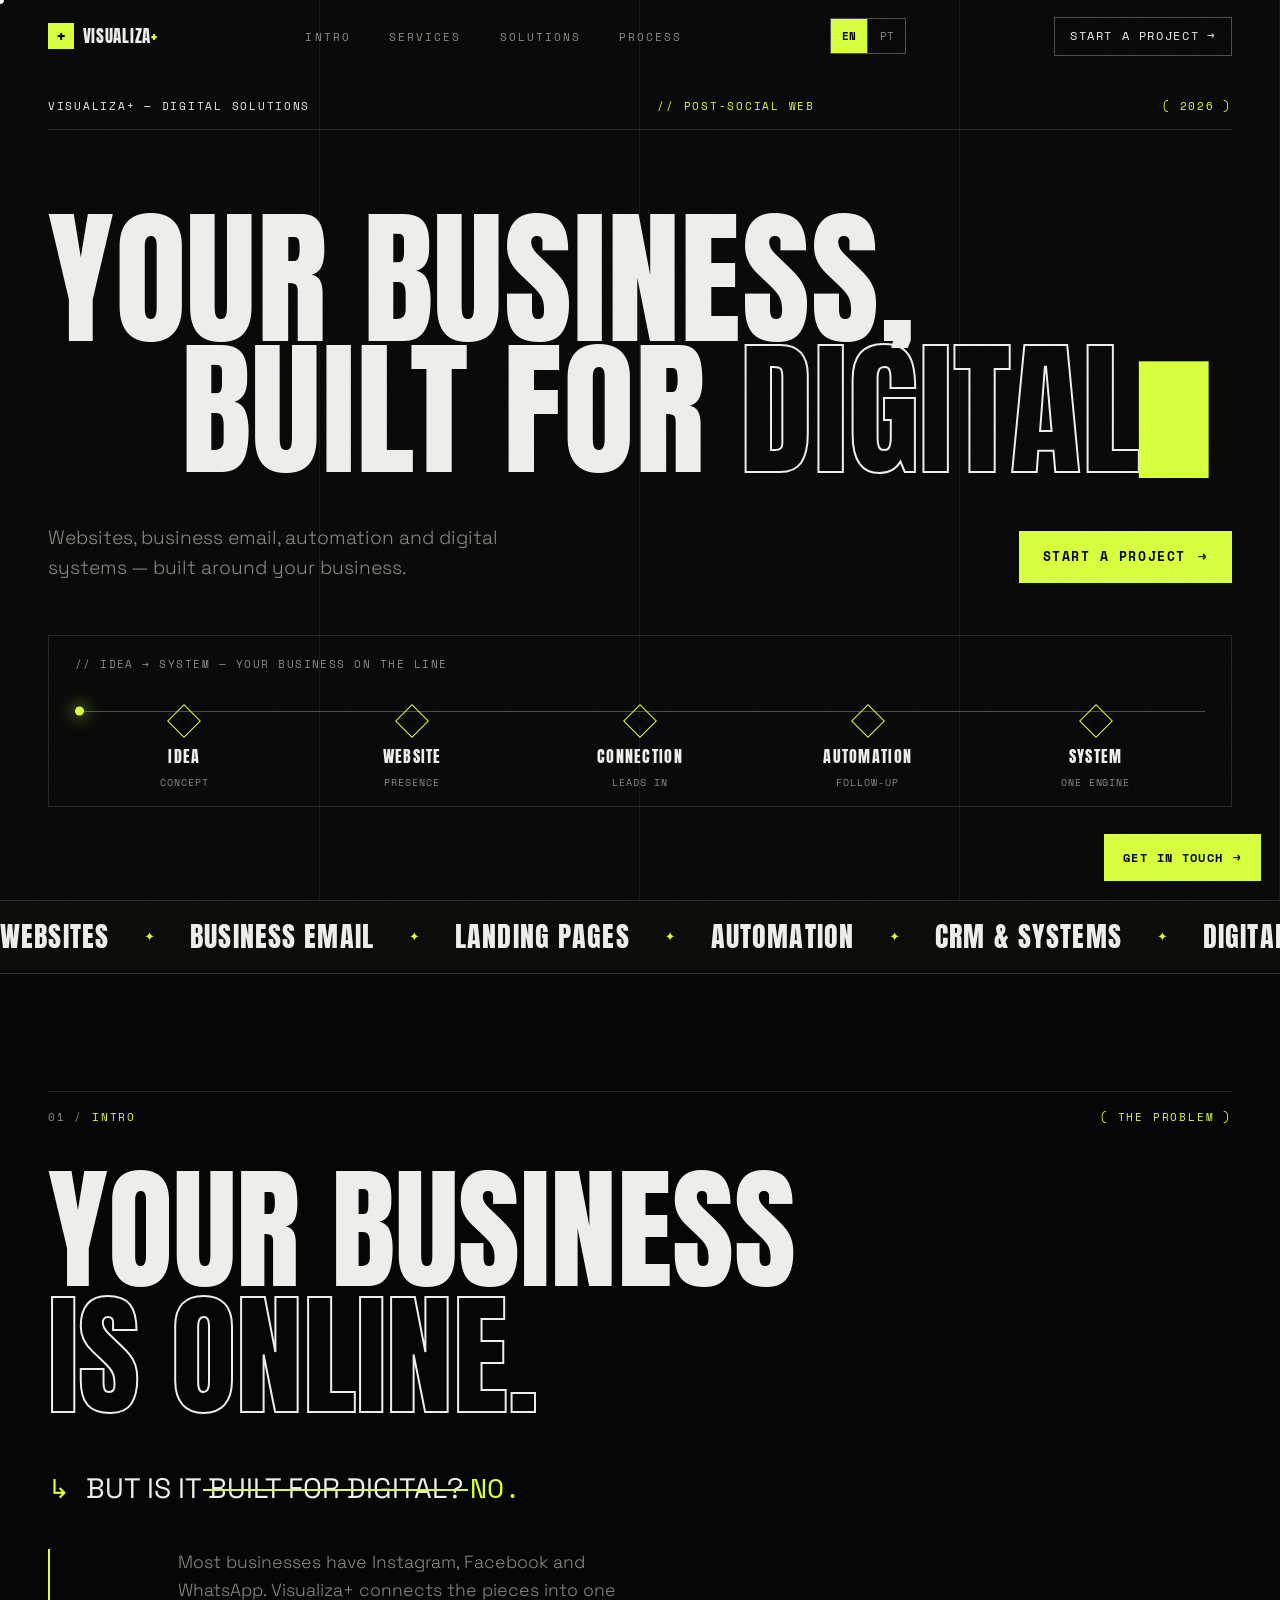
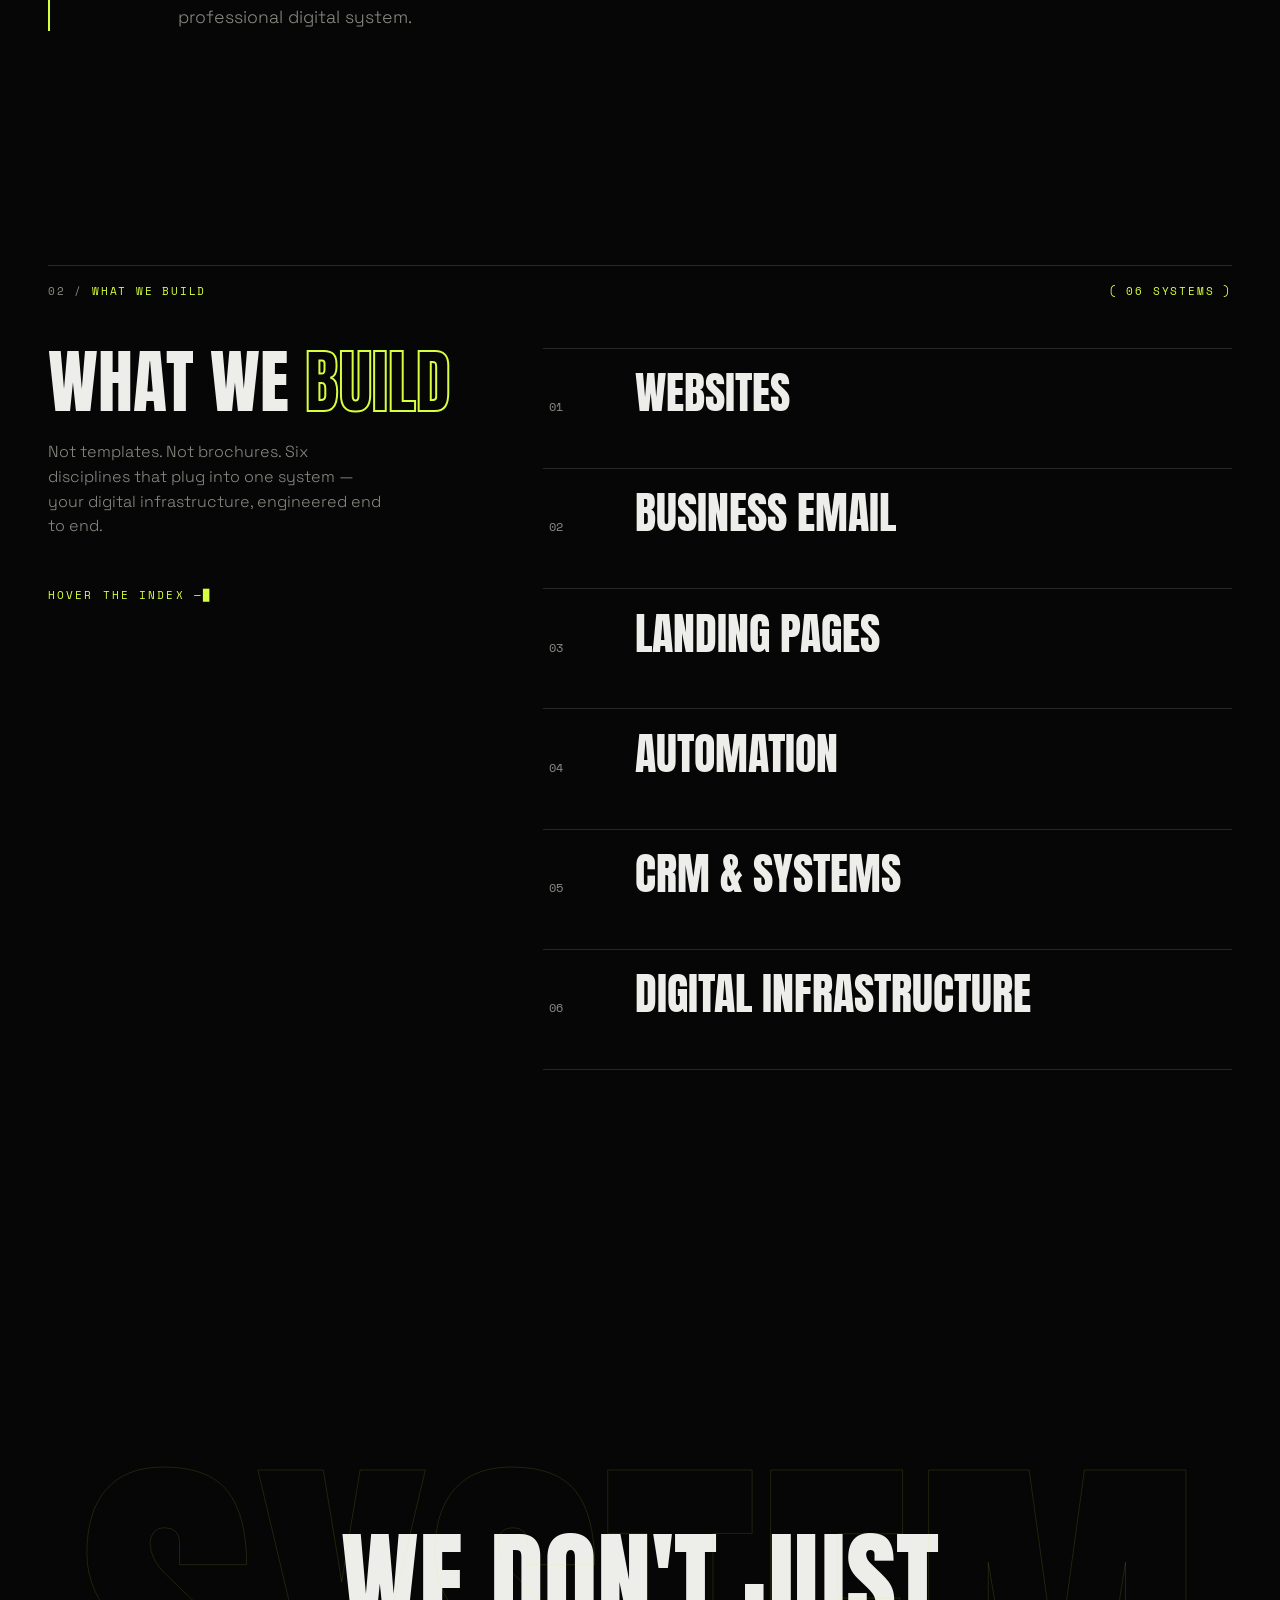
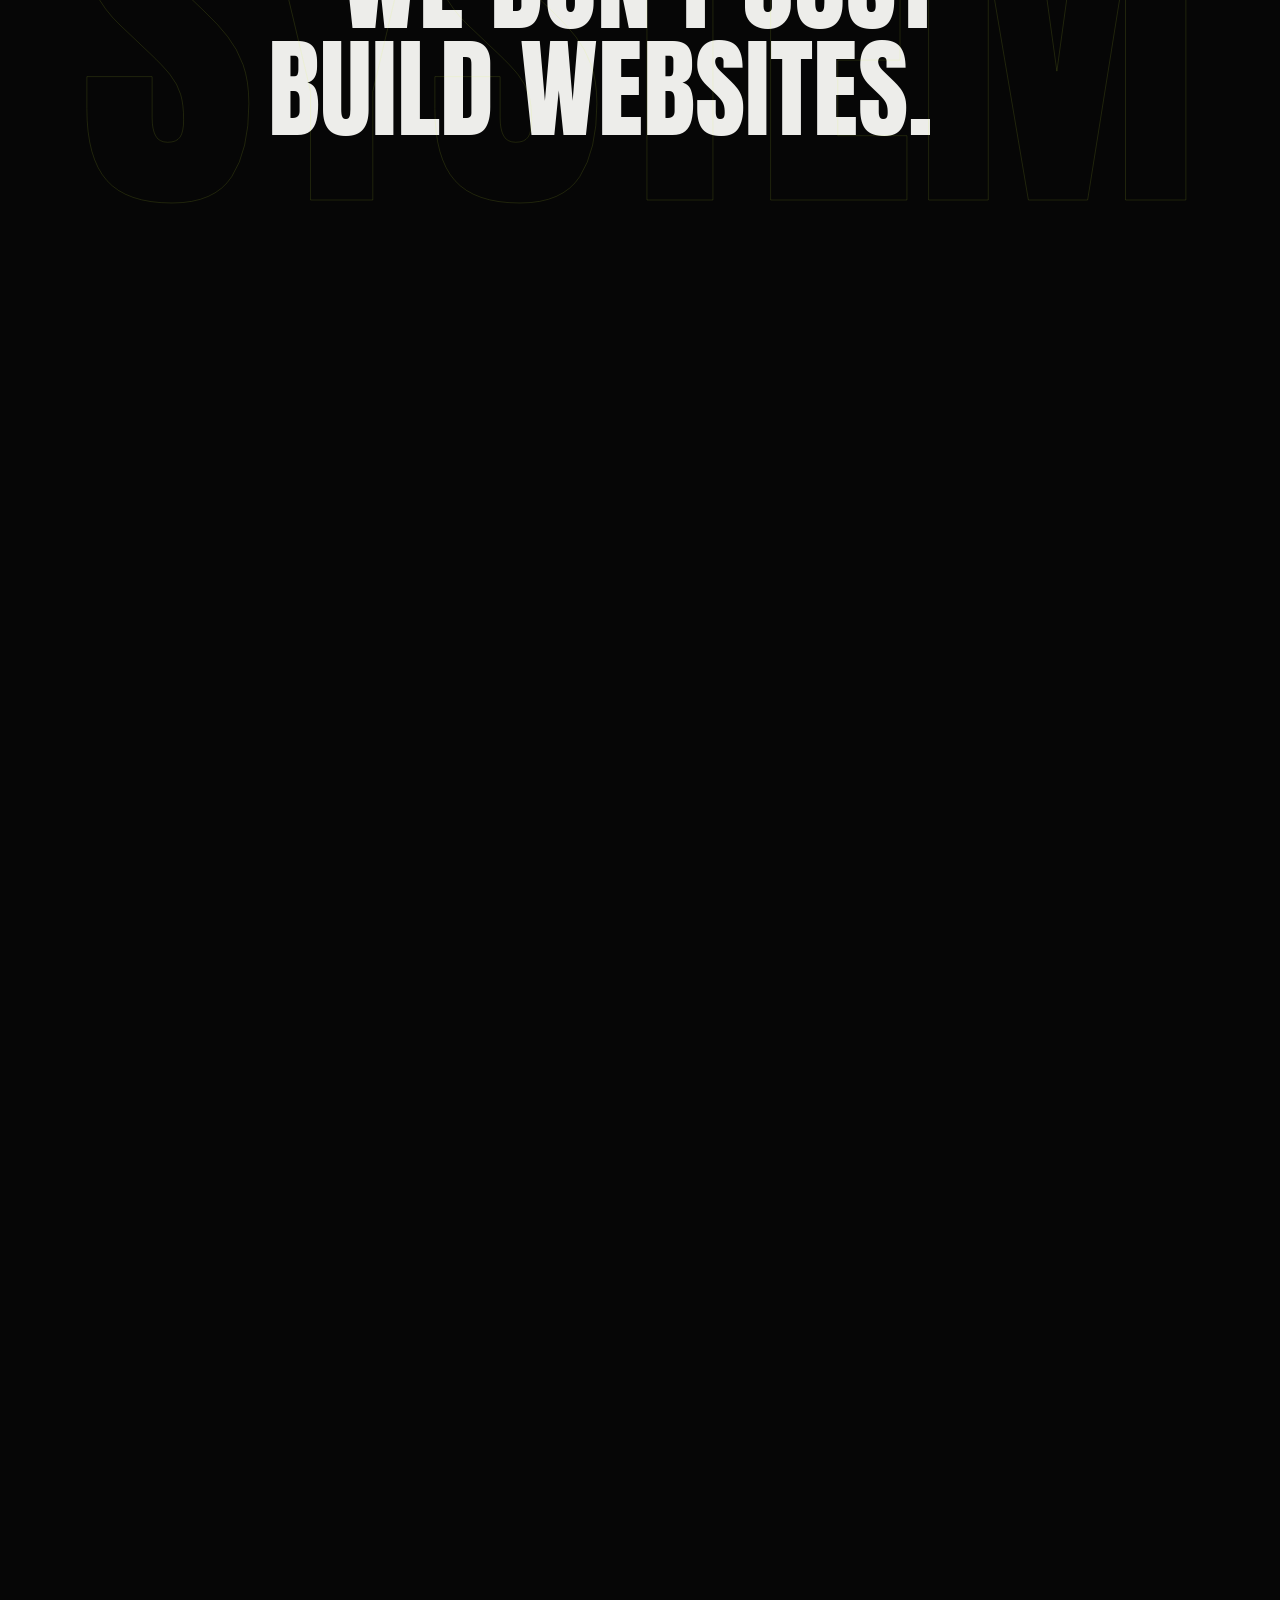
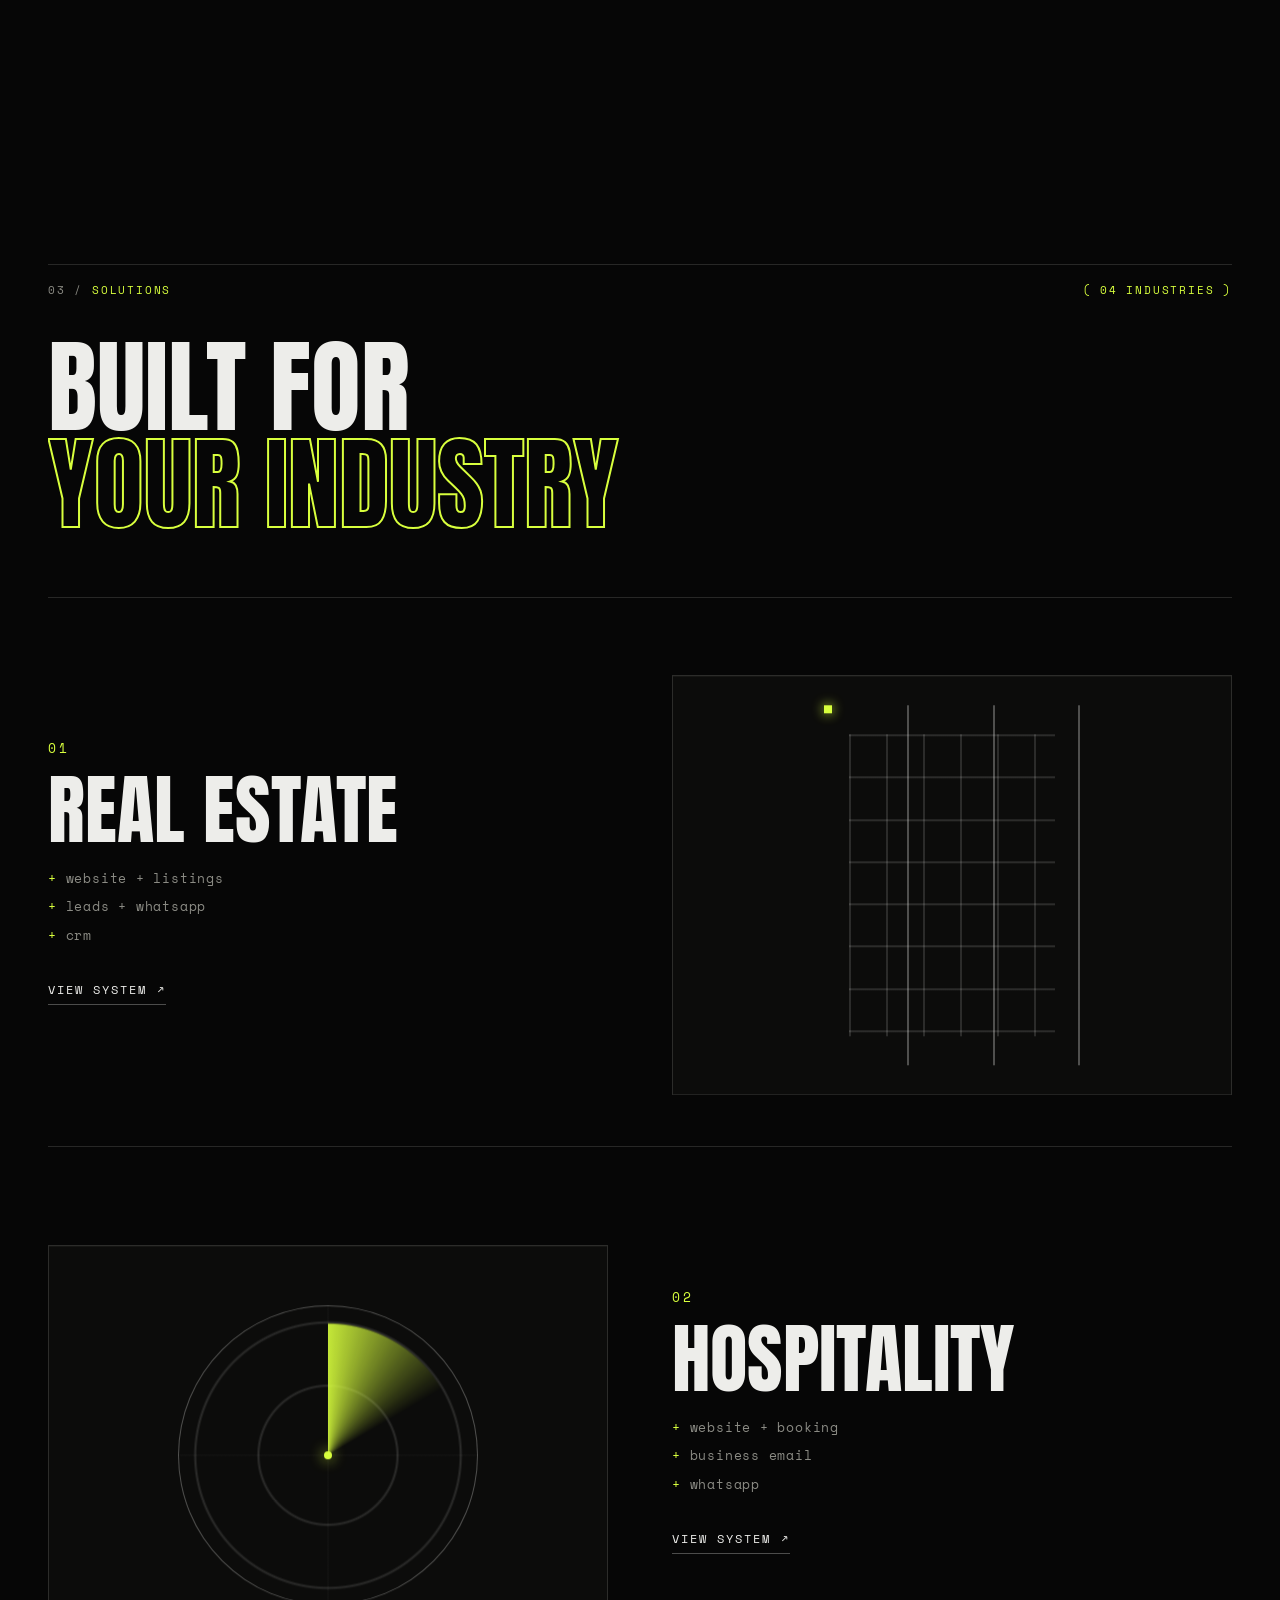
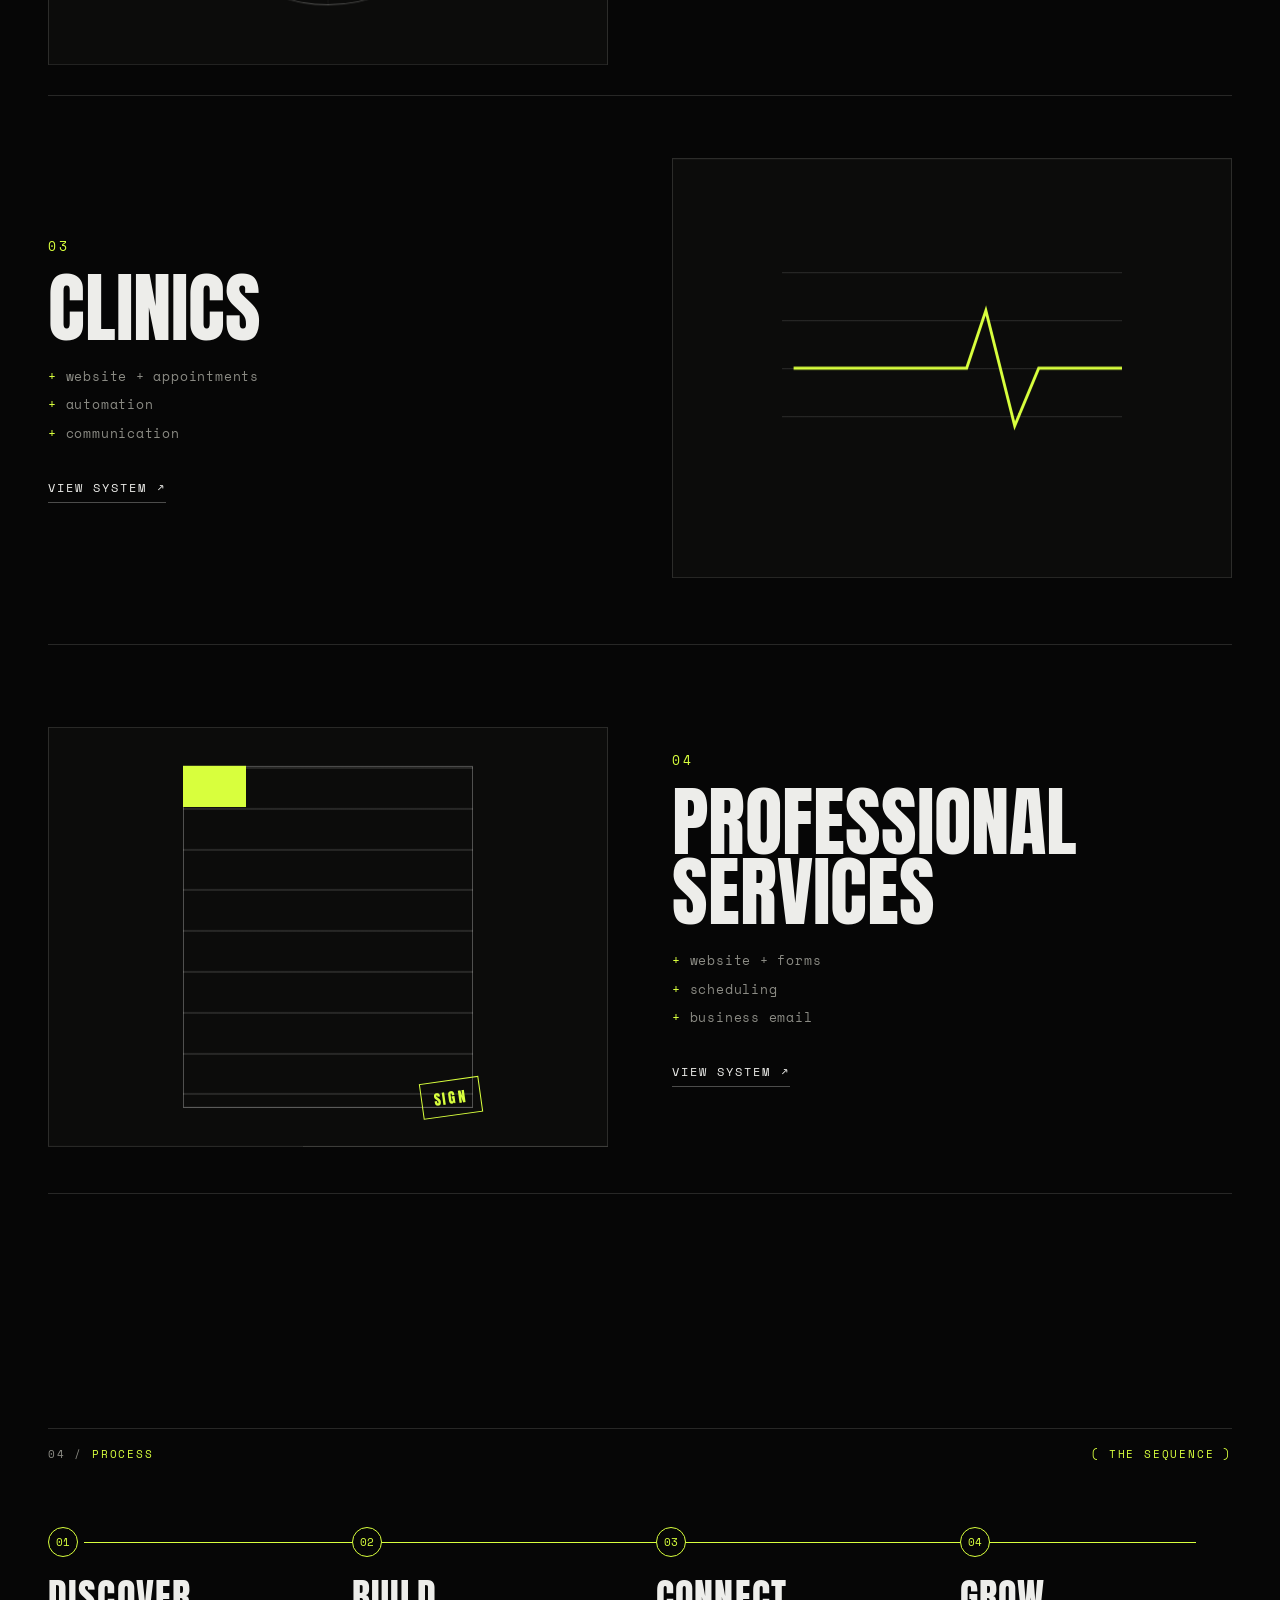
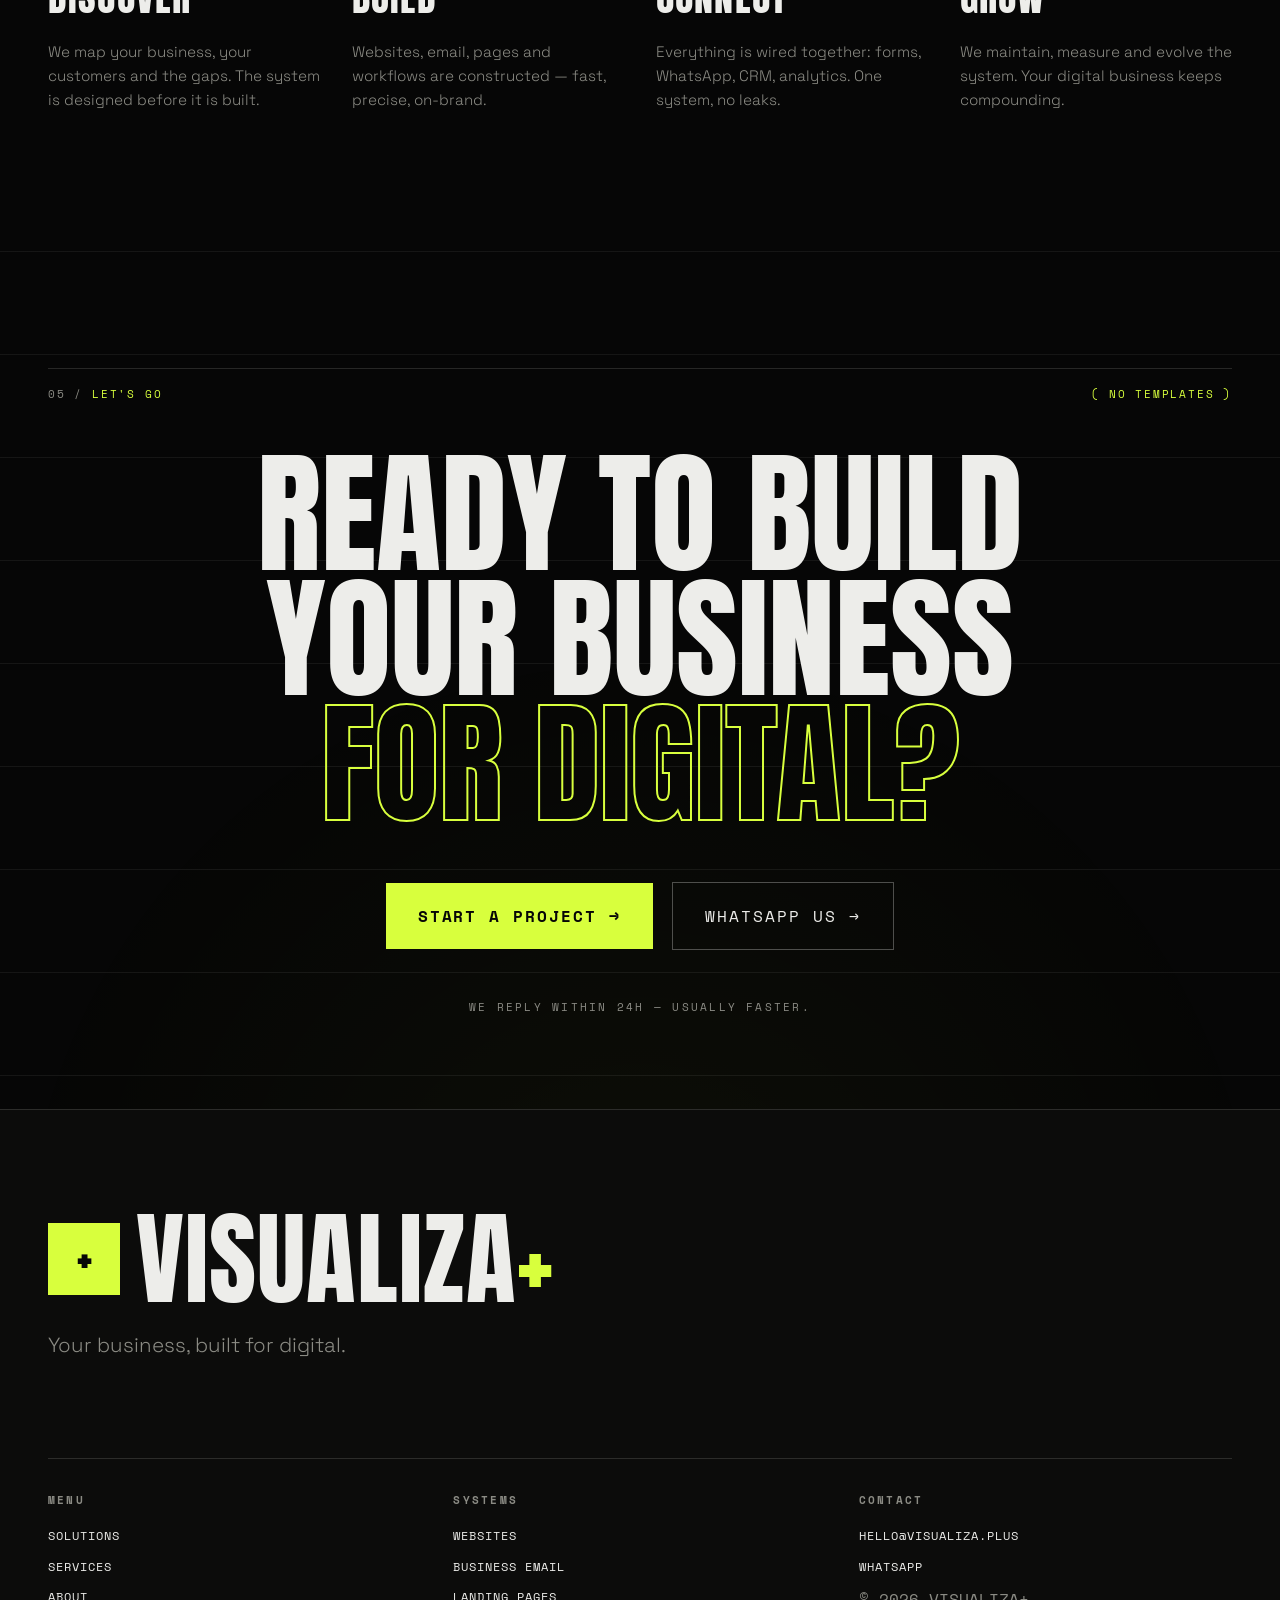
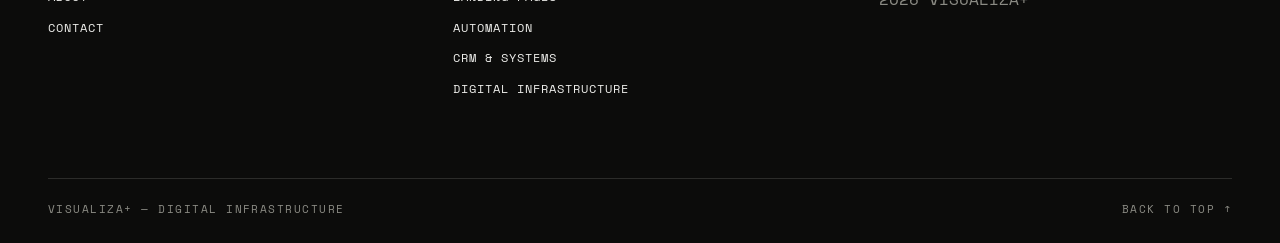
<file: index.html>
<!DOCTYPE html>
<html lang="en">
<head>
<meta charset="UTF-8">
<meta name="viewport" content="width=device-width, initial-scale=1.0">
<title data-i18n="Visualiza+ | Digital Solutions &amp; Website Development in Mozambique">Visualiza+ | Digital Solutions &amp; Website Development in Mozambique</title>
<meta name="description" content="Visualiza+ builds professional websites, business email, automation and digital systems for businesses in Mozambique." data-i18n-attr="content|Visualiza+ builds professional websites, business email, automation and digital systems for businesses in Mozambique.">
<meta name="keywords" content="website development Mozambique, digital solutions Mozambique, business email Mozambique, web design Maputo, website automation, CRM systems Mozambique, VISUALIZA+">
<meta name="theme-color" content="#060606">
<link rel="canonical" href="https://visualizaplus.com/">
<link rel="icon" type="image/svg+xml" href="/favicon.svg">
<link rel="apple-touch-icon" href="/apple-touch-icon.png">
<meta property="og:type" content="website">
<meta property="og:site_name" content="VISUALIZA+">
<meta property="og:title" content="Visualiza+ | Digital Solutions &amp; Website Development in Mozambique">
<meta property="og:description" content="Visualiza+ builds professional websites, business email, automation and digital systems for businesses in Mozambique.">
<meta property="og:url" content="https://visualizaplus.com/">
<meta property="og:image" content="https://visualizaplus.com/og-image.png">
<meta property="og:image:width" content="1200">
<meta property="og:image:height" content="630">
<meta property="og:locale" content="en_US">
<meta name="twitter:card" content="summary_large_image">
<meta name="twitter:title" content="Visualiza+ | Digital Solutions &amp; Website Development in Mozambique">
<meta name="twitter:description" content="Visualiza+ builds professional websites, business email, automation and digital systems for businesses in Mozambique.">
<meta name="twitter:image" content="https://visualizaplus.com/og-image.png">
<link rel="preconnect" href="https://fonts.googleapis.com">
<link rel="preconnect" href="https://fonts.gstatic.com" crossorigin>
<link rel="preload" as="style" href="https://fonts.googleapis.com/css2?family=Anton&family=Space+Grotesk:wght@300;400;500;600;700&family=Space+Mono:ital,wght@0,400;0,700;1,400&display=swap">
<link href="https://fonts.googleapis.com/css2?family=Anton&family=Space+Grotesk:wght@300;400;500;600;700&family=Space+Mono:ital,wght@0,400;0,700;1,400&display=swap" rel="stylesheet">
<link rel="stylesheet" href="css/style.css">
<script type="application/ld+json">
{
  "@context": "https://schema.org",
  "@type": "Organization",
  "name": "VISUALIZA+",
  "description": "Digital infrastructure for modern businesses.",
  "url": "https://visualizaplus.com/"
}
</script>
</head>
<body class="no-js">

<script>document.documentElement.classList.add('js');document.body.classList.remove('no-js');</script>

<!-- ============ LOADER ============ -->
<div id="loader" aria-hidden="true">
  <div class="loader-grid">
    <div class="loader-monobrand">VISUALIZA+</div>
    <div class="loader-line"><div class="loader-line-fill" id="loaderFill"></div></div>
    <div class="loader-meta">
      <span>BOOTING DIGITAL INFRASTRUCTURE</span>
      <span id="loaderPct">00%</span>
    </div>
  </div>
</div>

<!-- ============ CURSOR ============ -->
<div class="cursor" id="cursorDot" aria-hidden="true"></div>
<div class="cursor cursor-ring" id="cursorRing" aria-hidden="true"></div>

<!-- ============ SCROLL PROGRESS ============ -->
<div class="progress" aria-hidden="true"><span id="progressBar"></span></div>

<!-- ============ NAV ============ -->
<header class="nav" id="nav">
  <a class="nav-brand" href="#hero" data-hover>
    <span class="nav-brand-plus">+</span>
    <span class="nav-brand-text">VISUALIZA<span class="acid">+</span></span>
  </a>
  <nav class="nav-links" aria-label="Primary">
    <a href="#intro" data-hover><span data-i18n="INTRO">INTRO</span></a>
    <a href="services/" data-hover><span data-i18n="SERVICES">SERVICES</span></a>
    <a href="#solutions" data-hover><span data-i18n="SOLUTIONS">SOLUTIONS</span></a>
    <a href="#process" data-hover><span data-i18n="PROCESS">PROCESS</span></a>
  </nav>
  <div class="lang-switch" role="group" aria-label="Language">
    <button type="button" class="lang-btn" data-lang="en">EN</button>
    <button type="button" class="lang-btn" data-lang="pt">PT</button>
  </div>
    <button type="button" class="nav-burger" id="navBurger" aria-label="Menu" aria-expanded="false" aria-controls="mnav"><span></span></button>
  <button type="button" class="nav-cta" data-open-modal data-hover><span data-i18n="START A PROJECT">START A PROJECT</span> <span class="arr">→</span></button>
</header>

<main id="top">

  <!-- ============ HERO ============ -->
  <section class="hero" id="hero">
    <div class="hero-meta reveal" data-d="0">
      <span data-i18n="VISUALIZA+ — DIGITAL SOLUTIONS">VISUALIZA+ — DIGITAL SOLUTIONS</span>
      <span class="mono">// POST-SOCIAL WEB</span>
      <span class="mono">( 2026 )</span>
    </div>

    <h1 class="hero-title">
      <span class="line-wrap"><span class="js-lines" data-d="200" data-fit data-i18n="YOUR BUSINESS,">YOUR BUSINESS,</span></span>
      <span class="line-wrap"><span class="js-lines" data-d="340" data-fit><span data-i18n="BUILT FOR">BUILT FOR</span> <em>DIGITAL</em><span class="blink">▊</span></span></span>
    </h1>

    <div class="hero-foot">
      <p class="hero-sub reveal" data-d="600" data-i18n="Websites, business email, automation and digital systems — built around your business.">Websites, business email, automation and digital systems — built around your business.</p>
      <button type="button" class="btn btn-primary reveal" data-d="750" data-open-modal data-hover>
        START A PROJECT <span class="arr">→</span>
      </button>
    </div>

    <!-- PIPELINE -->
    <div class="pipeline reveal" data-d="850" id="pipeline">
      <div class="pipeline-label mono" data-i18n="// IDEA → SYSTEM — YOUR BUSINESS ON THE LINE">// IDEA → SYSTEM — YOUR BUSINESS ON THE LINE</div>
      <div class="pipeline-track">
        <div class="pulse" aria-hidden="true"></div>
        <div class="node" style="--i:0">
          <span class="node-box"></span>
          <span class="node-name">IDEA</span>
          <span class="node-sub" data-i18n="concept">concept</span>
        </div>
        <div class="node" style="--i:1">
          <span class="node-box"></span>
          <span class="node-name" data-i18n="WEBSITE">WEBSITE</span>
          <span class="node-sub" data-i18n="presence">presence</span>
        </div>
        <div class="node" style="--i:2">
          <span class="node-box"></span>
          <span class="node-name" data-i18n="CONNECTION">CONNECTION</span>
          <span class="node-sub" data-i18n="leads in">leads in</span>
        </div>
        <div class="node" style="--i:3">
          <span class="node-box"></span>
          <span class="node-name" data-i18n="AUTOMATION">AUTOMATION</span>
          <span class="node-sub" data-i18n="follow-up">follow-up</span>
        </div>
        <div class="node" style="--i:4">
          <span class="node-box"></span>
          <span class="node-name" data-i18n="SYSTEM">SYSTEM</span>
          <span class="node-sub" data-i18n="one engine">one engine</span>
        </div>
      </div>
    </div>

    <div class="hero-scroll mono reveal" data-d="950">
      <span data-i18n="SCROLL">SCROLL</span>
      <span class="hero-scroll-line"></span>
    </div>
  </section>

  <!-- ============ MARQUEE ============ -->
  <div class="marquee" aria-hidden="true">
    <div class="marquee-track">
      <span data-i18n="WEBSITES">WEBSITES</span><i>✦</i>
      <span data-i18n="BUSINESS EMAIL">BUSINESS EMAIL</span><i>✦</i>
      <span data-i18n="LANDING PAGES">LANDING PAGES</span><i>✦</i>
      <span data-i18n="AUTOMATION">AUTOMATION</span><i>✦</i>
      <span data-i18n="CRM & SYSTEMS">CRM &amp; SYSTEMS</span><i>✦</i>
      <span data-i18n="DIGITAL INFRASTRUCTURE">DIGITAL INFRASTRUCTURE</span><i>✦</i>
      <span data-i18n="WEBSITES">WEBSITES</span><i>✦</i>
      <span data-i18n="BUSINESS EMAIL">BUSINESS EMAIL</span><i>✦</i>
      <span data-i18n="LANDING PAGES">LANDING PAGES</span><i>✦</i>
      <span data-i18n="AUTOMATION">AUTOMATION</span><i>✦</i>
      <span data-i18n="CRM & SYSTEMS">CRM &amp; SYSTEMS</span><i>✦</i>
      <span data-i18n="DIGITAL INFRASTRUCTURE">DIGITAL INFRASTRUCTURE</span><i>✦</i>
    </div>
  </div>

  <!-- ============ INTRO ============ -->
  <section class="intro section" id="intro">
    <div class="sec-meta reveal">
      <span class="mono">01 / <span data-i18n="INTRO">INTRO</span></span>
      <span class="mono">( <span data-i18n="THE PROBLEM">THE PROBLEM</span> )</span>
    </div>

    <h2 class="intro-title">
      <span class="line-wrap"><span class="js-lines" data-fit data-i18n="YOUR BUSINESS">YOUR BUSINESS</span></span>
      <span class="line-wrap"><span class="js-lines" data-d="140" data-fit><em data-i18n="IS ONLINE.">IS ONLINE.</em></span></span>
    </h2>

    <div class="intro-kicker reveal">
      <span class="intro-arrow">↳</span>
      <p><span data-i18n="BUT IS IT">BUT IS IT</span> <span class="strike" data-i18n="BUILT FOR DIGITAL?">BUILT FOR DIGITAL?</span> <span class="acid mono" data-i18n="NO.">NO.</span></p>
    </div>

    <p class="intro-copy reveal" data-i18n="Most businesses have Instagram, Facebook and WhatsApp. Visualiza+ connects the pieces into one professional digital system.">Most businesses have Instagram, Facebook and WhatsApp. Visualiza+ connects the pieces into one professional digital system.</p>
  </section>

  <!-- ============ SERVICES ============ -->
  <section class="services section" id="services">
    <div class="sec-meta reveal">
      <span class="mono">02 / <span data-i18n="WHAT WE BUILD">WHAT WE BUILD</span></span>
      <span class="mono">( 06 <span data-i18n="SYSTEMS">SYSTEMS</span> )</span>
    </div>

    <div class="services-grid">
      <div class="services-intro reveal">
        <h2 class="services-heading"><span data-i18n="WHAT WE">WHAT WE</span> <span class="outline" data-i18n="BUILD">BUILD</span></h2>
        <p class="services-blurb" data-i18n="Not templates. Not brochures. Six disciplines that plug into one system — your digital infrastructure, engineered end to end.">Not templates. Not brochures. Six disciplines that plug into one system — your digital infrastructure, engineered end to end.</p>
        <div class="services-scan mono" data-i18n="HOVER THE INDEX —">HOVER THE INDEX —</div>
      </div>

      <div class="services-list" id="servicesList">
        <a class="svc-row" href="websites/" data-hover data-idx="01">
          <span class="svc-num">01</span>
          <h3 class="svc-name" data-i18n="WEBSITES">WEBSITES</h3>
          <p class="svc-desc" data-i18n="Marketing sites engineered for conversion, speed and identity. Built to make your business look the part.">Marketing sites engineered for conversion, speed and identity. Built to make your business look the part.</p>
          <span class="svc-tags mono" data-i18n="identity · performance · conversion">identity · performance · conversion</span>
          <span class="svc-arrow">↗</span>
        </a>
        <a class="svc-row" href="business-email/" data-hover data-idx="02">
          <span class="svc-num">02</span>
          <h3 class="svc-name" data-i18n="BUSINESS EMAIL">BUSINESS EMAIL</h3>
          <p class="svc-desc" data-i18n="Professional email on your own domain. @yourcompany — real infrastructure, not a Gmail address.">Professional email on your own domain. @yourcompany — real infrastructure, not a Gmail address.</p>
          <span class="svc-tags mono" data-i18n="domain · @brand · deliverability">domain · @brand · deliverability</span>
          <span class="svc-arrow">↗</span>
        </a>
        <a class="svc-row" href="landing-pages/" data-hover data-idx="03">
          <span class="svc-num">03</span>
          <h3 class="svc-name" data-i18n="LANDING PAGES">LANDING PAGES</h3>
          <p class="svc-desc" data-i18n="High-converting pages for launches, campaigns and offers. Designed to turn attention into action.">High-converting pages for launches, campaigns and offers. Designed to turn attention into action.</p>
          <span class="svc-tags mono" data-i18n="launches · campaigns · offers">launches · campaigns · offers</span>
          <span class="svc-arrow">↗</span>
        </a>
        <a class="svc-row" href="automation/" data-hover data-idx="04">
          <span class="svc-num">04</span>
          <h3 class="svc-name" data-i18n="AUTOMATION">AUTOMATION</h3>
          <p class="svc-desc" data-i18n="Workflows that handle the repetitive work — leads, follow-ups, invoicing and data — automatically.">Workflows that handle the repetitive work — leads, follow-ups, invoicing and data — automatically.</p>
          <span class="svc-tags mono" data-i18n="workflows · follow-up · data">workflows · follow-up · data</span>
          <span class="svc-arrow">↗</span>
        </a>
        <a class="svc-row" href="crm-systems/" data-hover data-idx="05">
          <span class="svc-num">05</span>
          <h3 class="svc-name" data-i18n="CRM &amp; SYSTEMS">CRM &amp; SYSTEMS</h3>
          <p class="svc-desc" data-i18n="Customer relationships structured in one system. Every contact, every deal, every message tracked.">Customer relationships structured in one system. Every contact, every deal, every message tracked.</p>
          <span class="svc-tags mono" data-i18n="pipeline · contacts · insights">pipeline · contacts · insights</span>
          <span class="svc-arrow">↗</span>
        </a>
        <a class="svc-row" href="digital-infrastructure/" data-hover data-idx="06">
          <span class="svc-num">06</span>
          <h3 class="svc-name" data-i18n="DIGITAL INFRASTRUCTURE">DIGITAL INFRASTRUCTURE</h3>
          <p class="svc-desc" data-i18n="The invisible layer: domains, hosting, DNS, security and reliability. Engineered to stay online.">The invisible layer: domains, hosting, DNS, security and reliability. Engineered to stay online.</p>
          <span class="svc-tags mono" data-i18n="domains · hosting · security">domains · hosting · security</span>
          <span class="svc-arrow">↗</span>
        </a>
      </div>
    </div>

    <div class="ghost" id="ghost" aria-hidden="true"></div>
  </section>

  <!-- ============ BIG STATEMENT ============ -->
  <section class="statement" id="statement">
    <h2 class="sr-only" data-i18n="We build digital systems, not just websites.">We build digital systems, not just websites.</h2>
    <div class="statement-pin">
      <div class="statement-a" id="stA">
        <div class="statement-line"><div class="js-lines" data-i18n="WE DON'T JUST">WE DON'T JUST</div></div>
        <div class="statement-line"><div class="js-lines" data-i18n="BUILD WEBSITES.">BUILD WEBSITES.</div><span class="stamp" aria-hidden="true">NO.</span></div>
      </div>
      <div class="statement-b" id="stB">
        <div class="statement-line"><div class="js-lines" data-i18n="WE BUILD">WE BUILD</div></div>
        <div class="statement-line"><div class="js-lines"><em data-i18n="DIGITAL SYSTEMS.">DIGITAL SYSTEMS.</em></div></div>
      </div>
      <div class="statement-bg" aria-hidden="true" data-i18n="SYSTEM">SYSTEM</div>
    </div>
  </section>

  <!-- ============ SOLUTIONS ============ -->
  <section class="solutions section" id="solutions">
    <div class="sec-meta reveal">
      <span class="mono">03 / <span data-i18n="SOLUTIONS">SOLUTIONS</span></span>
      <span class="mono">( 04 <span data-i18n="INDUSTRIES">INDUSTRIES</span> )</span>
    </div>

    <h2 class="solutions-heading reveal">
      <span class="line-wrap"><span class="js-lines" data-i18n="BUILT FOR">BUILT FOR</span></span>
      <span class="line-wrap"><span class="js-lines" data-d="140"><em data-i18n="YOUR INDUSTRY">YOUR INDUSTRY</em></span></span>
    </h2>

    <div class="sol-list">

      <article class="sol" data-hover data-px="0.06">
        <div class="sol-copy reveal">
          <span class="sol-num mono">01</span>
          <h3 class="sol-title" data-i18n="REAL ESTATE">REAL ESTATE</h3>
          <ul class="sol-points mono">
            <li data-i18n="website + listings">website + listings</li>
            <li data-i18n="leads + whatsapp">leads + whatsapp</li>
            <li data-i18n="crm">crm</li>
          </ul>
          <a class="sol-link mono" href="prototypes/real-estate.html" data-hover><span data-i18n="VIEW SYSTEM">VIEW SYSTEM</span> ↗</a>
        </div>
        <div class="sol-visual reveal" data-px="-0.08">
          <div class="svg-skyscraper" aria-hidden="true"></div>
        </div>
      </article>

      <article class="sol sol-rev" data-hover data-px="0.05">
        <div class="sol-copy reveal">
          <span class="sol-num mono">02</span>
          <h3 class="sol-title" data-i18n="HOSPITALITY">HOSPITALITY</h3>
          <ul class="sol-points mono">
            <li data-i18n="website + booking">website + booking</li>
            <li data-i18n="business email">business email</li>
            <li data-i18n="whatsapp">whatsapp</li>
          </ul>
          <a class="sol-link mono" href="prototypes/hospitality.html" data-hover><span data-i18n="VIEW SYSTEM">VIEW SYSTEM</span> ↗</a>
        </div>
        <div class="sol-visual reveal" data-px="0.09">
          <div class="svg-radar" aria-hidden="true"></div>
        </div>
      </article>

      <article class="sol" data-hover data-px="0.07">
        <div class="sol-copy reveal">
          <span class="sol-num mono">03</span>
          <h3 class="sol-title" data-i18n="CLINICS">CLINICS</h3>
          <ul class="sol-points mono">
            <li data-i18n="website + appointments">website + appointments</li>
            <li data-i18n="automation">automation</li>
            <li data-i18n="communication">communication</li>
          </ul>
          <a class="sol-link mono" href="prototypes/clinics.html" data-hover><span data-i18n="VIEW SYSTEM">VIEW SYSTEM</span> ↗</a>
        </div>
        <div class="sol-visual reveal" data-px="-0.06">
          <div class="svg-pulse" aria-hidden="true"></div>
        </div>
      </article>

      <article class="sol sol-rev" data-hover data-px="0.04">
        <div class="sol-copy reveal">
          <span class="sol-num mono">04</span>
          <h3 class="sol-title" data-i18n="PROFESSIONAL SERVICES">PROFESSIONAL SERVICES</h3>
          <ul class="sol-points mono">
            <li data-i18n="website + forms">website + forms</li>
            <li data-i18n="scheduling">scheduling</li>
            <li data-i18n="business email">business email</li>
          </ul>
          <a class="sol-link mono" href="prototypes/professional-services.html" data-hover><span data-i18n="VIEW SYSTEM">VIEW SYSTEM</span> ↗</a>
        </div>
        <div class="sol-visual reveal" data-px="0.08">
          <div class="svg-doc" aria-hidden="true"></div>
        </div>
      </article>

    </div>
  </section>

  <!-- ============ PROCESS ============ -->
  <section class="process section" id="process">
    <h2 class="sr-only" data-i18n="PROCESS">PROCESS</h2>
    <div class="sec-meta reveal">
      <span class="mono">04 / <span data-i18n="PROCESS">PROCESS</span></span>
      <span class="mono">( <span data-i18n="THE SEQUENCE">THE SEQUENCE</span> )</span>
    </div>

    <div class="process-track" id="processTrack">
      <div class="process-line-wrap" aria-hidden="true"><span class="process-line" id="processLine"></span></div>

      <div class="step reveal" data-step="0">
        <span class="step-num mono">01</span>
        <h3 class="step-name" data-i18n="DISCOVER">DISCOVER</h3>
        <p class="step-desc" data-i18n="We map your business, your customers and the gaps. The system is designed before it is built.">We map your business, your customers and the gaps. The system is designed before it is built.</p>
      </div>
      <div class="step reveal" data-step="1">
        <span class="step-num mono">02</span>
        <h3 class="step-name" data-i18n="BUILD">BUILD</h3>
        <p class="step-desc" data-i18n="Websites, email, pages and workflows are constructed — fast, precise, on-brand.">Websites, email, pages and workflows are constructed — fast, precise, on-brand.</p>
      </div>
      <div class="step reveal" data-step="2">
        <span class="step-num mono">03</span>
        <h3 class="step-name" data-i18n="CONNECT">CONNECT</h3>
        <p class="step-desc" data-i18n="Everything is wired together: forms, WhatsApp, CRM, analytics. One system, no leaks.">Everything is wired together: forms, WhatsApp, CRM, analytics. One system, no leaks.</p>
      </div>
      <div class="step reveal" data-step="3">
        <span class="step-num mono">04</span>
        <h3 class="step-name" data-i18n="GROW">GROW</h3>
        <p class="step-desc" data-i18n="We maintain, measure and evolve the system. Your digital business keeps compounding.">We maintain, measure and evolve the system. Your digital business keeps compounding.</p>
      </div>
    </div>
  </section>

  <!-- ============ FINAL CTA ============ -->
  <section class="cta section" id="cta">
    <div class="cta-grid-bg" aria-hidden="true"></div>
    <div class="sec-meta reveal">
      <span class="mono">05 / <span data-i18n="LET'S GO">LET'S GO</span></span>
      <span class="mono">( <span data-i18n="NO TEMPLATES">NO TEMPLATES</span> )</span>
    </div>

    <h2 class="cta-title">
      <span class="line-wrap"><span class="js-lines" data-i18n="READY TO BUILD">READY TO BUILD</span></span>
      <span class="line-wrap"><span class="js-lines" data-d="100" data-i18n="YOUR BUSINESS">YOUR BUSINESS</span></span>
      <span class="line-wrap"><span class="js-lines" data-d="200"><em data-i18n="FOR DIGITAL?">FOR DIGITAL?</em></span></span>
    </h2>

    <div class="cta-actions reveal" data-d="100">
      <button type="button" class="btn btn-primary btn-big" data-open-modal data-hover>
        <span data-i18n="START A PROJECT">START A PROJECT</span> <span class="arr">→</span>
      </button>
      <a class="btn btn-ghost btn-big" href="https://wa.me/+258879771024" data-hover target="_blank" rel="noopener">
        <span data-i18n="WHATSAPP US">WHATSAPP US</span> <span class="arr">→</span>
      </a>
    </div>

    <p class="cta-note mono reveal" data-i18n="WE REPLY WITHIN 24H — USUALLY FASTER.">WE REPLY WITHIN 24H — USUALLY FASTER.</p>
  </section>

</main>

<!-- ============ FLOATING CTA ============ -->
<button type="button" class="floating-cta" data-open-modal aria-label="Get in touch">
  <span data-i18n="GET IN TOUCH">GET IN TOUCH</span> <i>→</i>
</button>

<!-- ============ GET IN TOUCH MODAL ============ -->
<div class="modal-wrap" id="modalWrap" aria-hidden="true">
  <div class="modal-backdrop" data-close-modal></div>
  <div class="modal" role="dialog" aria-modal="true" aria-label="Get in touch">
    <button type="button" class="modal-close" data-close-modal aria-label="Close">✕</button>
    <div class="modal-meta mono">// VISUALIZA+ — <span data-i18n="PROJECT INTAKE">PROJECT INTAKE</span></div>
    <h2 class="modal-title" data-i18n="GET IN TOUCH">GET IN TOUCH</h2>
    <p class="modal-sub" data-i18n="Tell us what you need. We reply on WhatsApp within 24 hours.">Tell us what you need. We reply on WhatsApp within 24 hours.</p>

    <form class="modal-form" id="contactForm" novalidate>
      <div class="field">
        <label class="field-label" for="fType" data-i18n="PROJECT TYPE">PROJECT TYPE</label>
        <select id="fType" name="type">
          <option value="Website" data-i18n="WEBSITE">WEBSITE</option>
          <option value="Business email" data-i18n="BUSINESS EMAIL">BUSINESS EMAIL</option>
          <option value="Landing page" data-i18n="LANDING PAGE">LANDING PAGE</option>
          <option value="Automation" data-i18n="AUTOMATION">AUTOMATION</option>
          <option value="CRM / System" data-i18n="CRM / SYSTEM">CRM / SYSTEM</option>
          <option value="Full digital system" data-i18n="FULL DIGITAL SYSTEM">FULL DIGITAL SYSTEM</option>
          <option value="Something else" data-i18n="SOMETHING ELSE">SOMETHING ELSE</option>
        </select>
      </div>
      <div class="field">
        <label class="field-label" for="fName" data-i18n="YOUR NAME">YOUR NAME</label>
        <input type="text" id="fName" name="name" autocomplete="name" placeholder="Full name" data-i18n-attr="placeholder|Full name">
      </div>
      <div class="field">
        <label class="field-label" for="fEmail" data-i18n="EMAIL">EMAIL</label>
        <input type="email" id="fEmail" name="email" autocomplete="email" placeholder="you@company.com" data-i18n-attr="placeholder|you@company.com">
      </div>
      <div class="field">
        <label class="field-label" for="fWhats" data-i18n="WHATSAPP">WHATSAPP</label>
        <input type="tel" id="fWhats" name="whatsapp" autocomplete="tel" placeholder="+258 …" data-i18n-attr="placeholder|+258 …">
      </div>
      <div class="field">
        <label class="field-label" for="fDetails" data-i18n="PROJECT DETAILS">PROJECT DETAILS</label>
        <textarea id="fDetails" name="details" rows="3" placeholder="A few lines about your project…" data-i18n-attr="placeholder|A few lines about your project…"></textarea>
      </div>
      <button type="submit" class="btn btn-primary modal-submit">
        <span data-i18n="SEND VIA WHATSAPP">SEND VIA WHATSAPP</span> <span class="arr">→</span>
      </button>
      <button type="button" class="btn btn-ghost modal-submit" id="sendEmailBtn">
        <span data-i18n="SEND VIA EMAIL">SEND VIA EMAIL</span> <span class="arr">→</span>
      </button>
      <p class="modal-note mono" data-i18n="WHATSAPP +258 87 977 1024">WHATSAPP +258 87 977 1024</p>
    </form>
  </div>
</div>

<!-- ============ FOOTER ============ -->
<footer class="footer" id="footer">
  <div class="footer-brand reveal">
    <span class="footer-plus">+</span>
    <span class="footer-word">VISUALIZA<span class="acid">+</span></span>
  </div>
  <p class="footer-tagline reveal" data-i18n="Your business, built for digital.">Your business, built for digital.</p>

  <div class="footer-grid">
    <div class="footer-col">
      <h4 class="mono" data-i18n="MENU">MENU</h4>
      <a href="#solutions" data-hover><span data-i18n="SOLUTIONS">SOLUTIONS</span></a>
      <a href="services/" data-hover><span data-i18n="SERVICES">SERVICES</span></a>
      <a href="#intro" data-hover><span data-i18n="ABOUT">ABOUT</span></a>
      <button type="button" data-open-modal data-hover><span data-i18n="CONTACT">CONTACT</span></button>
    </div>
    <div class="footer-col">
      <h4 class="mono" data-i18n="SYSTEMS">SYSTEMS</h4>
      <a href="websites/" data-hover><span data-i18n="WEBSITES">WEBSITES</span></a>
      <a href="business-email/" data-hover><span data-i18n="BUSINESS EMAIL">BUSINESS EMAIL</span></a>
      <a href="landing-pages/" data-hover><span data-i18n="LANDING PAGES">LANDING PAGES</span></a>
      <a href="automation/" data-hover><span data-i18n="AUTOMATION">AUTOMATION</span></a>
      <a href="crm-systems/" data-hover><span data-i18n="CRM &amp; SYSTEMS">CRM &amp; SYSTEMS</span></a>
      <a href="digital-infrastructure/" data-hover><span data-i18n="DIGITAL INFRASTRUCTURE">DIGITAL INFRASTRUCTURE</span></a>
    </div>
    <div class="footer-col">
      <h4 class="mono" data-i18n="CONTACT">CONTACT</h4>
      <a href="mailto:hello@visualiza.plus" data-hover>HELLO@VISUALIZA.PLUS</a>
      <a href="https://wa.me/+258879771024" data-hover target="_blank" rel="noopener" aria-label="Chat with VISUALIZA+ on WhatsApp">WHATSAPP</a>
      <span class="mono dim">© 2026 VISUALIZA+</span>
    </div>
  </div>

  <div class="footer-base">
    <span class="mono">VISUALIZA+ — <span data-i18n="DIGITAL INFRASTRUCTURE">DIGITAL INFRASTRUCTURE</span></span>
    <a class="mono" href="#hero" data-hover><span data-i18n="BACK TO TOP">BACK TO TOP</span> ↑</a>
  </div>
</footer>

<script src="js/main.js"></script>
</body>
</html>
</file>
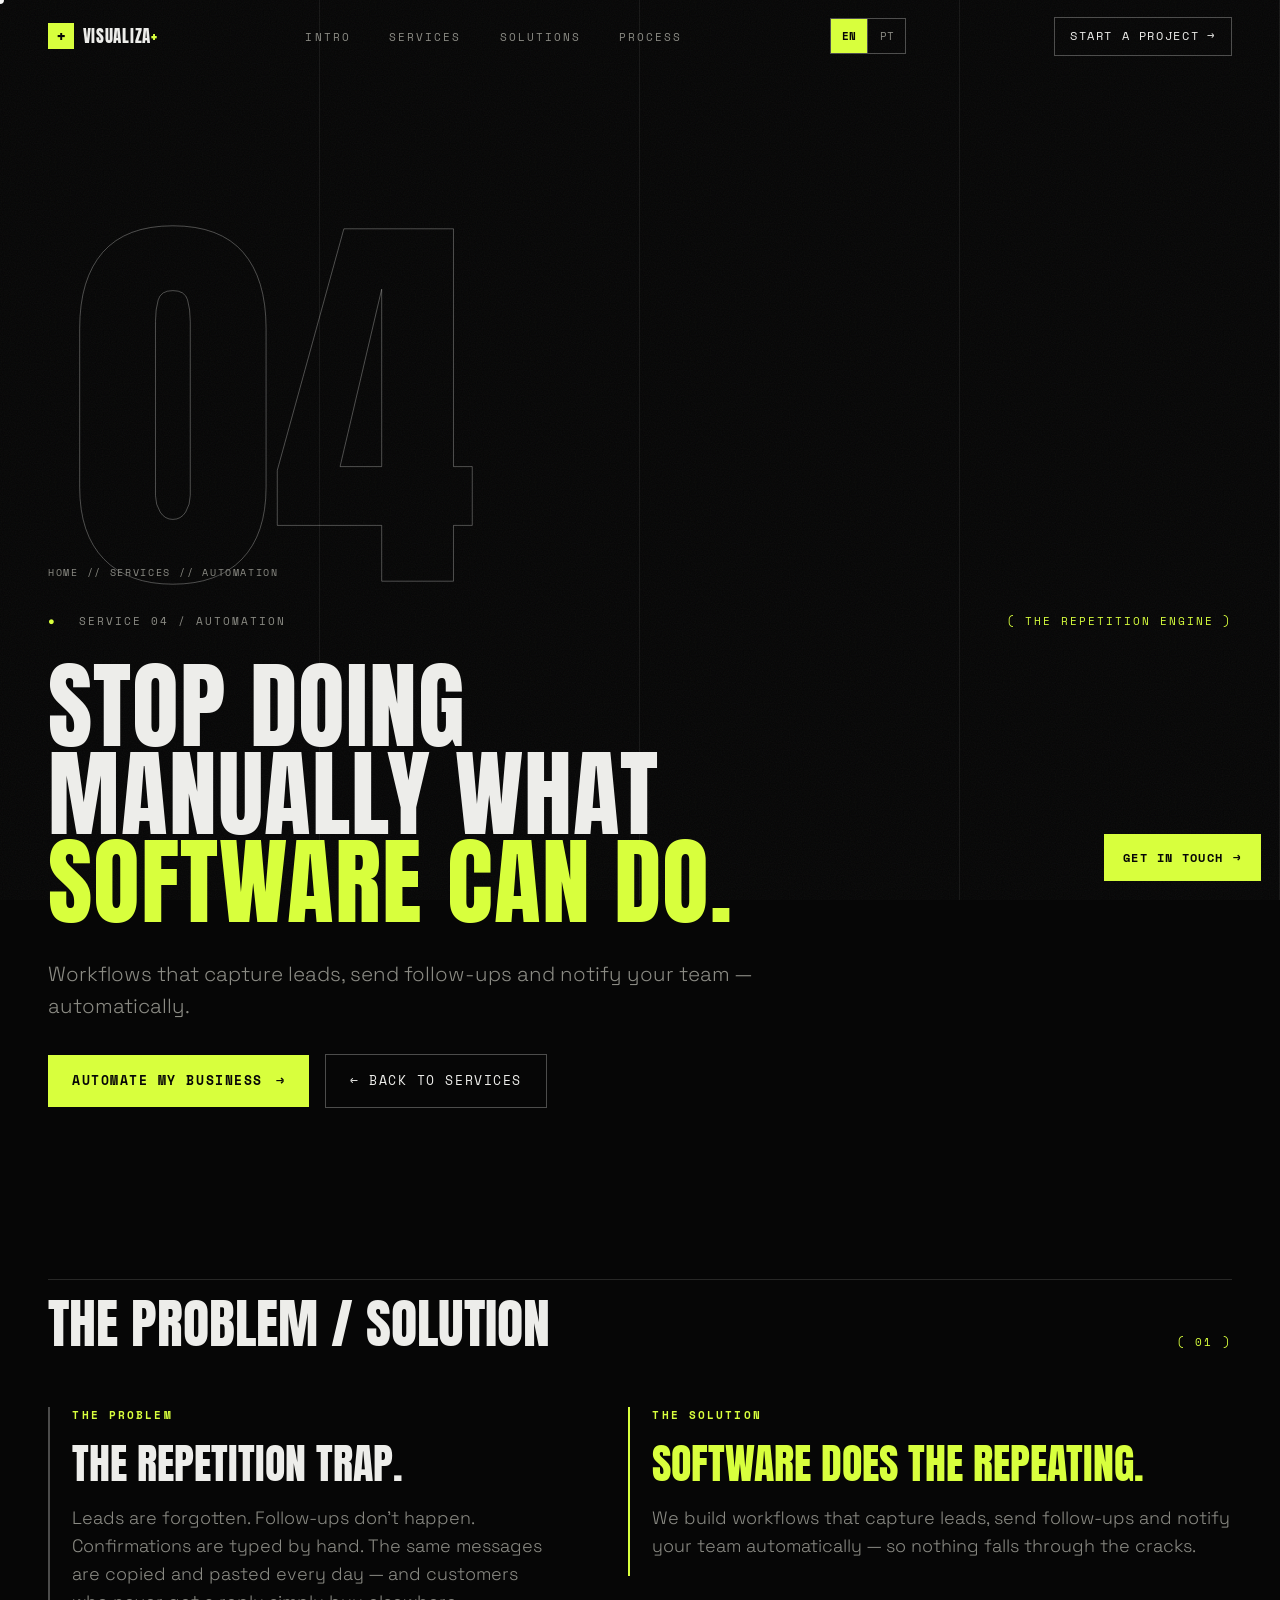
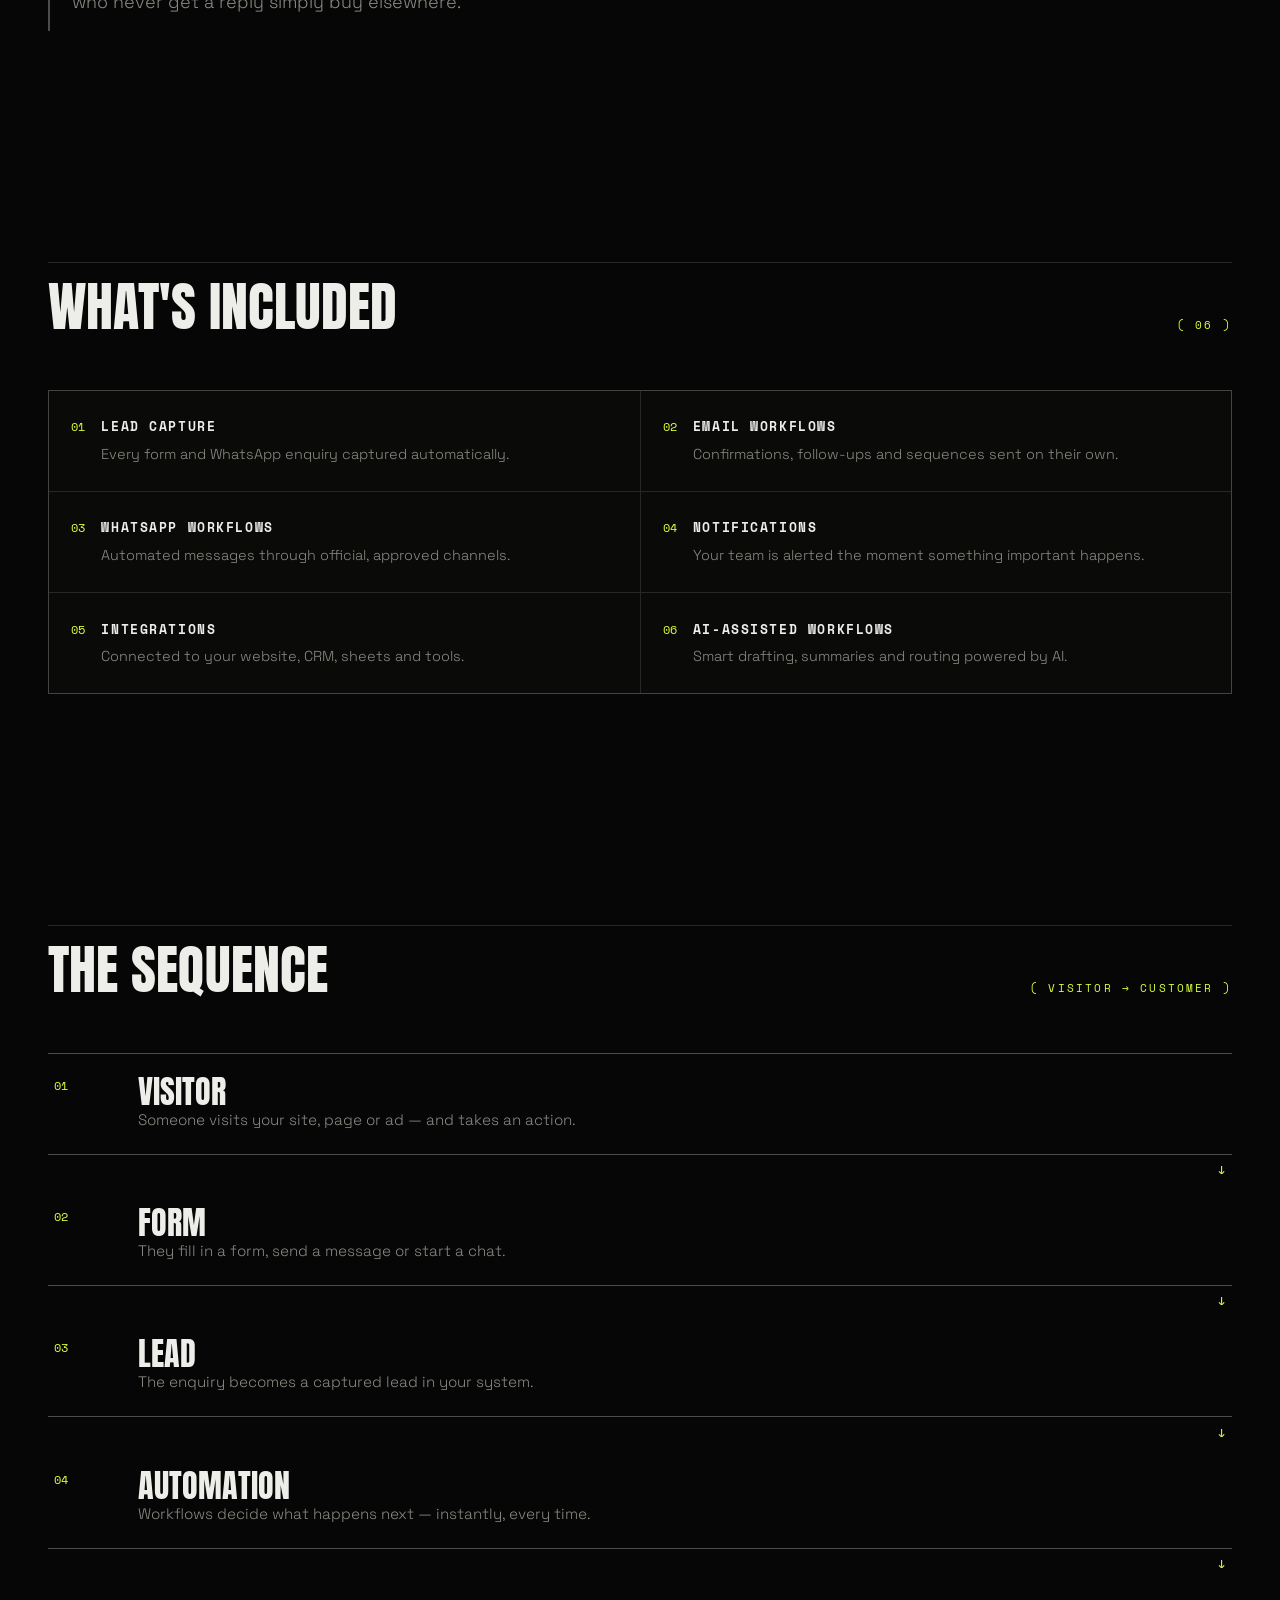
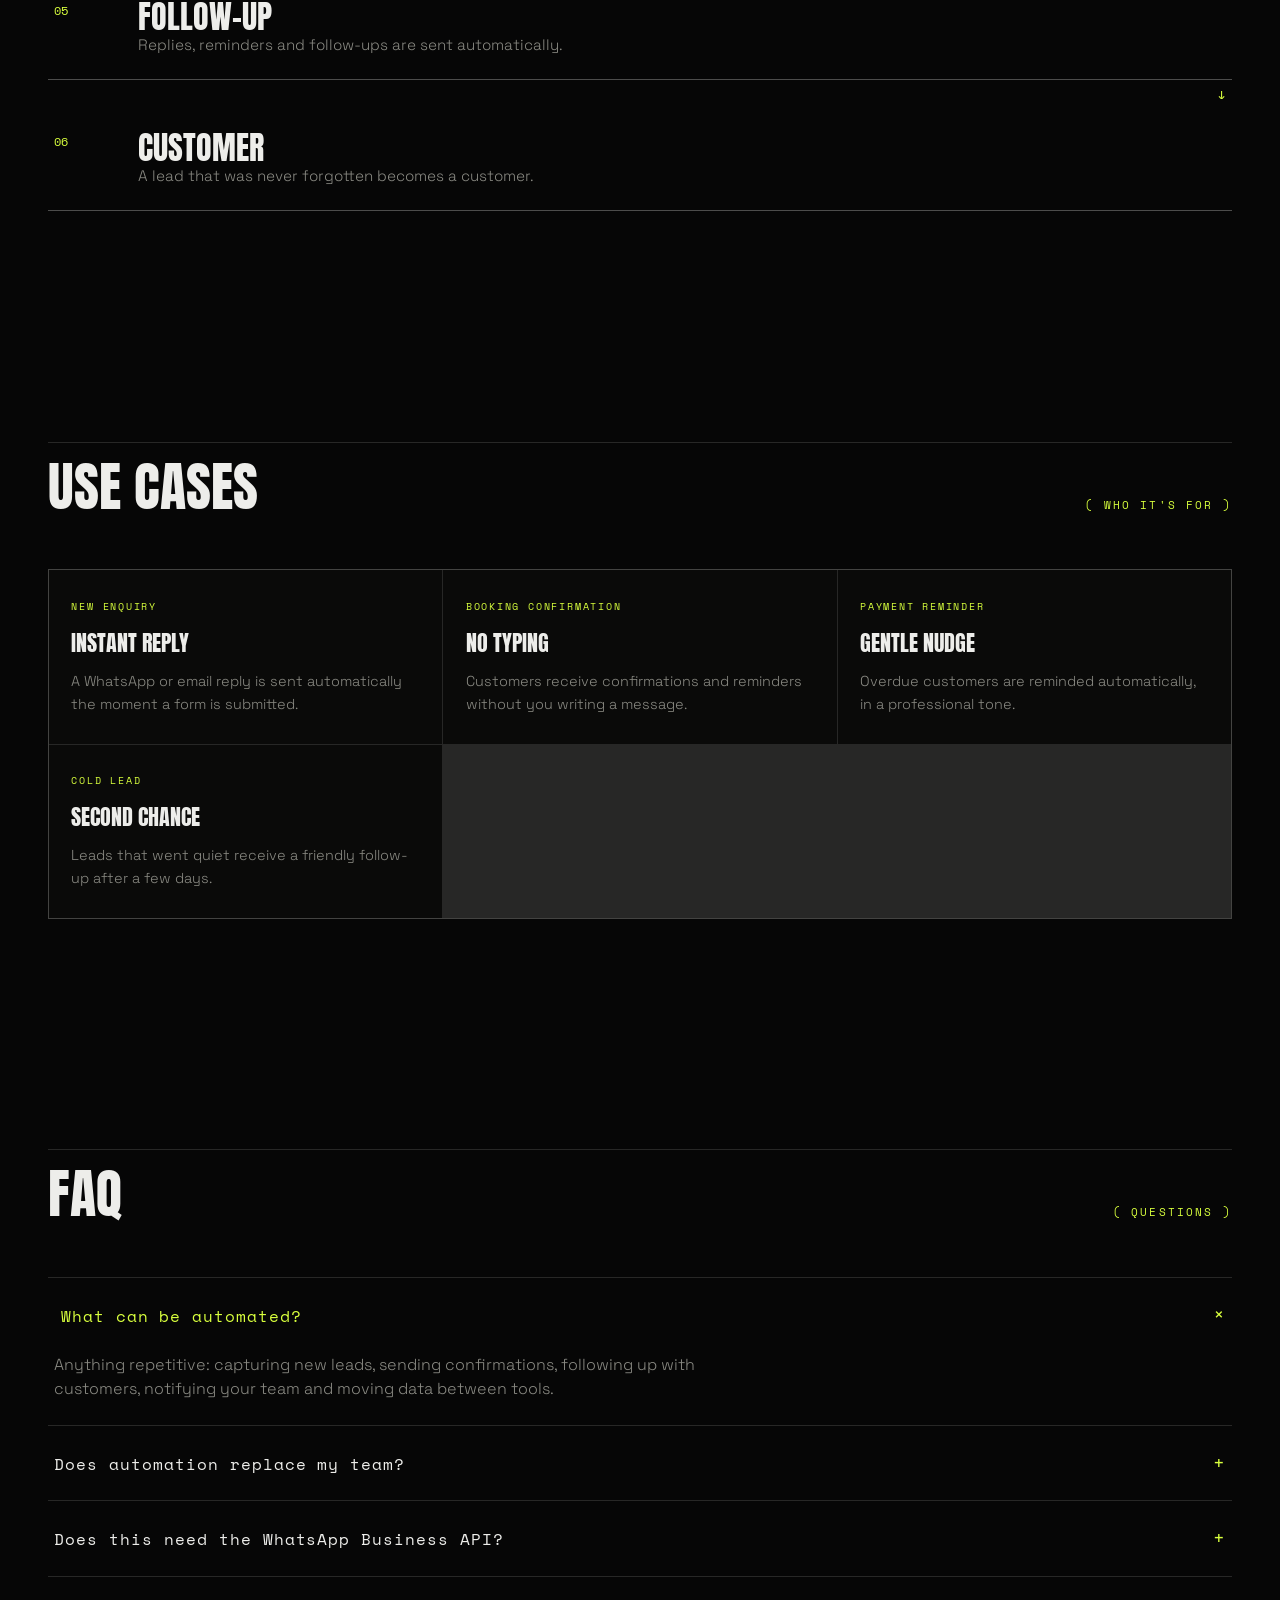
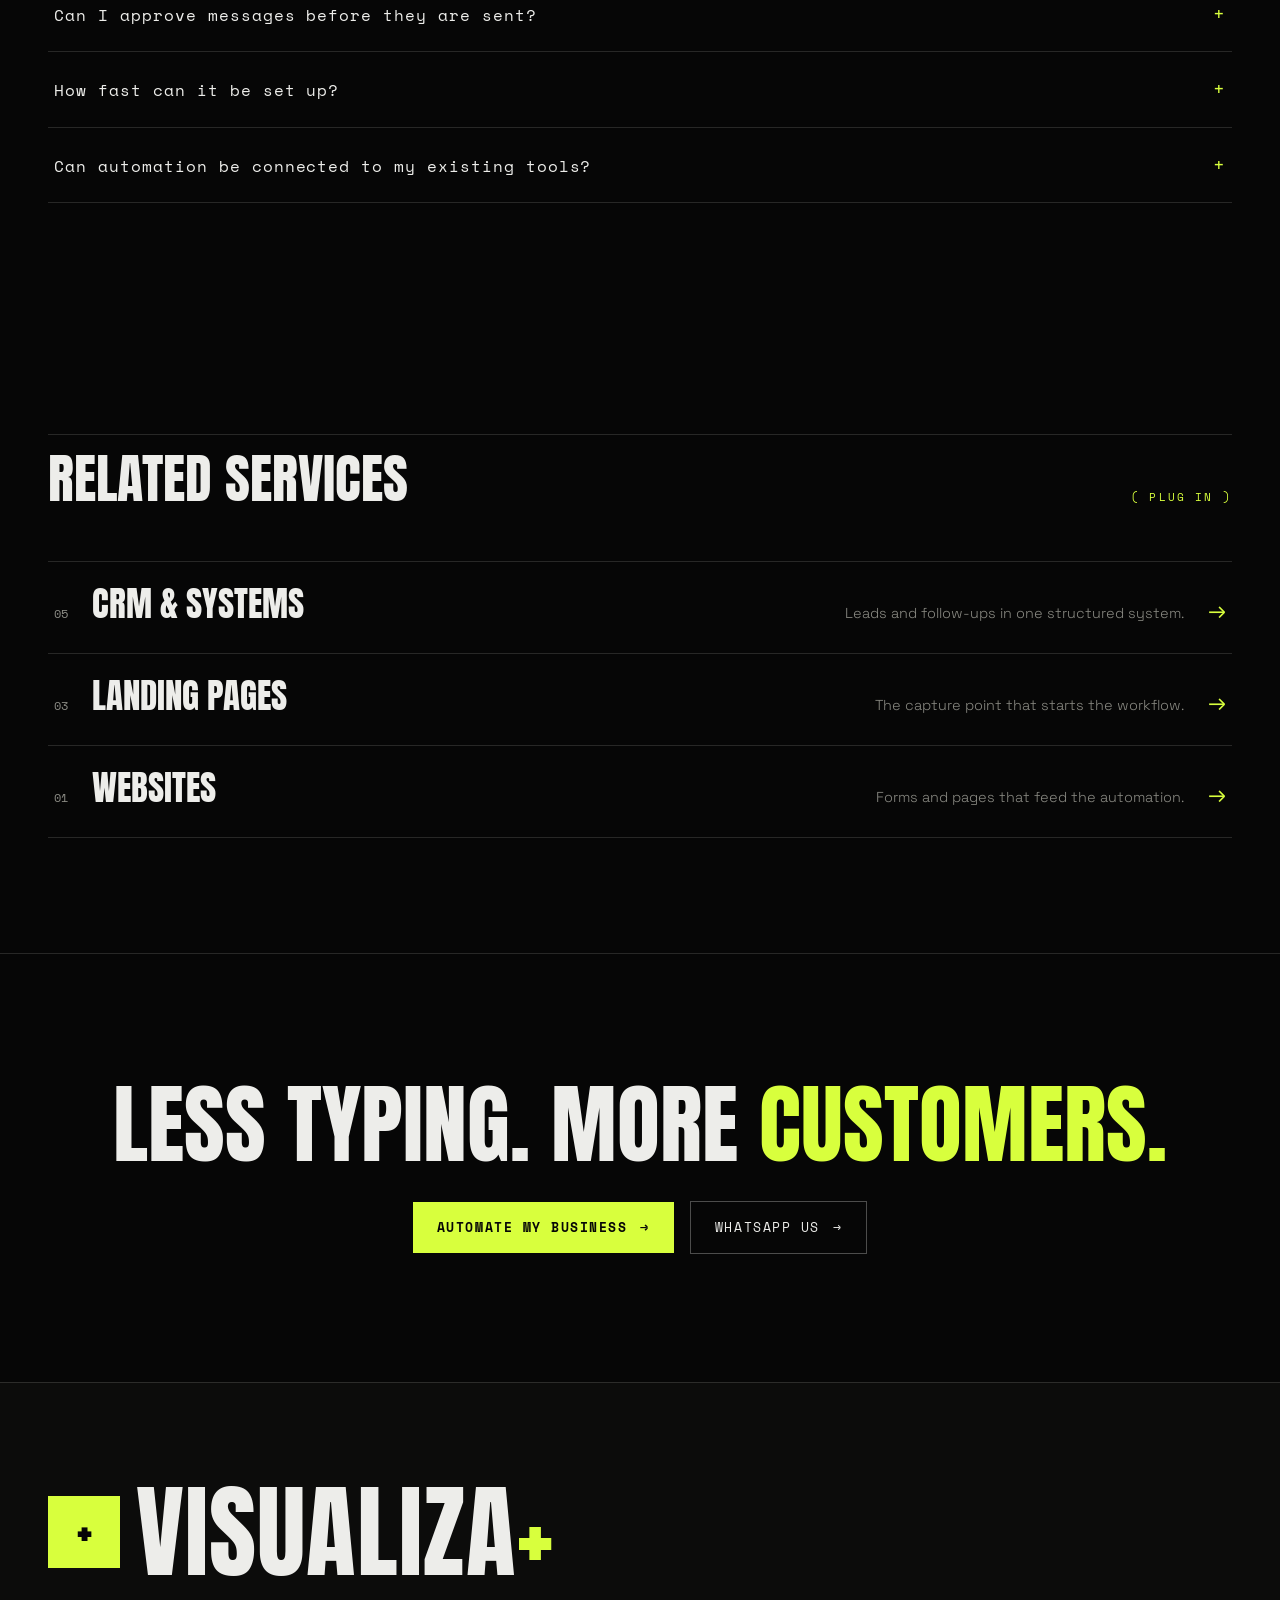
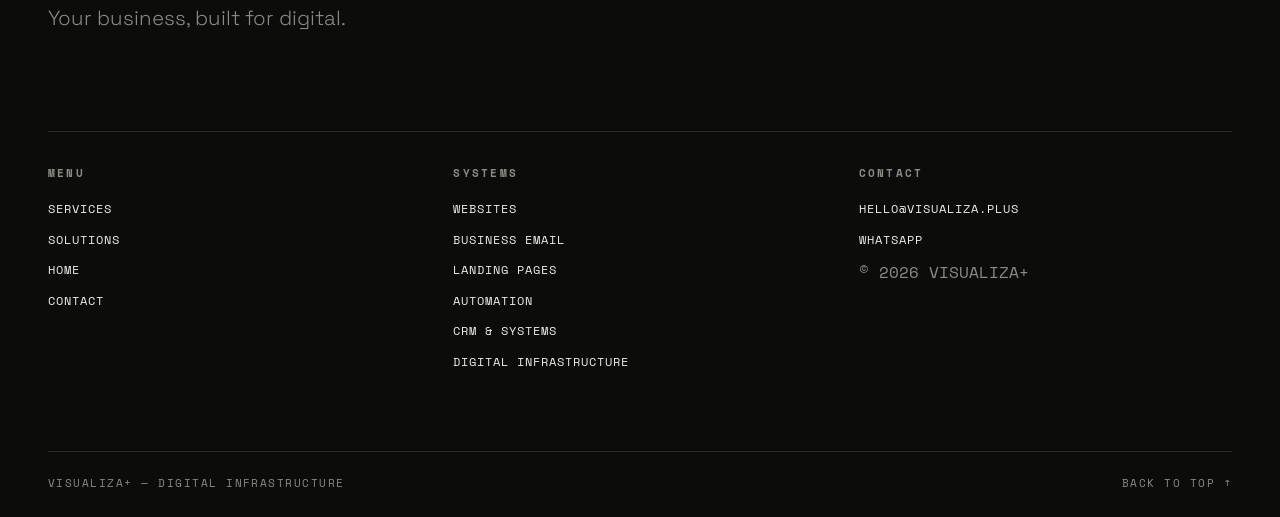
<file: automation/index.html>
<!DOCTYPE html>
<html lang="en">
<head>
<meta charset="UTF-8">
<meta name="viewport" content="width=device-width, initial-scale=1.0">
<title data-i18n="Business Automation & Workflows in Mozambique | Visualiza+">Business Automation & Workflows in Mozambique | Visualiza+</title>
<meta name="description" content="Stop doing manually what software can do. Lead capture, email and WhatsApp workflows, notifications and AI-assisted follow-up — built by Visualiza+." data-i18n-attr="content|Stop doing manually what software can do. Lead capture, email and WhatsApp workflows, notifications and AI-assisted follow-up — built by Visualiza+.">
<meta name="theme-color" content="#060606">
<link rel="canonical" href="https://visualizaplus.com/automation/">
<link rel="icon" type="image/svg+xml" href="/favicon.svg">
<link rel="apple-touch-icon" href="/apple-touch-icon.png">
<meta property="og:type" content="website">
<meta property="og:site_name" content="VISUALIZA+">
<meta property="og:title" content="Business Automation & Workflows in Mozambique | Visualiza+">
<meta property="og:description" content="Stop doing manually what software can do. Lead capture, email and WhatsApp workflows, notifications and AI-assisted follow-up — built by Visualiza+.">
<meta property="og:url" content="https://visualizaplus.com/automation/">
<meta property="og:image" content="https://visualizaplus.com/og-image.png">
<meta property="og:image:width" content="1200">
<meta property="og:image:height" content="630">
<meta property="og:locale" content="en_US">
<meta name="twitter:card" content="summary_large_image">
<meta name="twitter:title" content="Business Automation & Workflows in Mozambique | Visualiza+">
<meta name="twitter:description" content="Stop doing manually what software can do. Lead capture, email and WhatsApp workflows, notifications and AI-assisted follow-up — built by Visualiza+.">
<meta name="twitter:image" content="https://visualizaplus.com/og-image.png">
<link rel="preconnect" href="https://fonts.googleapis.com">
<link rel="preconnect" href="https://fonts.gstatic.com" crossorigin>
<link rel="preload" as="style" href="https://fonts.googleapis.com/css2?family=Anton&family=Space+Grotesk:wght@300;400;500;600;700&family=Space+Mono:ital,wght@0,400;0,700;1,400&display=swap">
<link href="https://fonts.googleapis.com/css2?family=Anton&family=Space+Grotesk:wght@300;400;500;600;700&family=Space+Mono:ital,wght@0,400;0,700;1,400&display=swap" rel="stylesheet">
<link rel="stylesheet" href="../css/style.css">
<script type="application/ld+json">
{
  "@context": "https://schema.org",
  "@type": "Organization",
  "name": "VISUALIZA+",
  "description": "Digital infrastructure for modern businesses.",
  "url": "https://visualizaplus.com/"
}
</script>
<script type="application/ld+json">
{
  "@context": "https://schema.org",
  "@type": "Service",
  "name": "Business Automation & Workflows",
  "serviceType": "Business Automation",
  "description": "Workflows that capture leads, send email and WhatsApp follow-ups, notify teams and automate repetitive work, with AI-assisted assistance.",
  "provider": {
    "@type": "Organization",
    "name": "VISUALIZA+",
    "url": "https://visualizaplus.com/"
  },
  "areaServed": { "@type": "Country", "name": "Mozambique" },
  "url": "https://visualizaplus.com/automation/"
}
</script>
<script type="application/ld+json">
{
  "@context": "https://schema.org",
  "@type": "BreadcrumbList",
  "itemListElement": [
    { "@type": "ListItem", "position": 1, "name": "Home", "item": "https://visualizaplus.com/" },
    { "@type": "ListItem", "position": 2, "name": "Services", "item": "https://visualizaplus.com/services/" },
    { "@type": "ListItem", "position": 3, "name": "Automation", "item": "https://visualizaplus.com/automation/" }
  ]
}
</script>
<script type="application/ld+json">
{
  "@context": "https://schema.org",
  "@type": "FAQPage",
  "mainEntity": [
    {
      "@type": "Question",
      "name": "What can be automated?",
      "acceptedAnswer": { "@type": "Answer", "text": "Anything repetitive: capturing new leads, sending confirmations, following up with customers, notifying your team and moving data between tools." }
    },
    {
      "@type": "Question",
      "name": "Does automation replace my team?",
      "acceptedAnswer": { "@type": "Answer", "text": "No. Automation removes the repetitive work so your team can focus on customers. Software sends the reminders; your people close the deals." }
    },
    {
      "@type": "Question",
      "name": "Does this need the WhatsApp Business API?",
      "acceptedAnswer": { "@type": "Answer", "text": "For WhatsApp workflows we use official, approved channels. We handle the setup and requirements for you." }
    },
    {
      "@type": "Question",
      "name": "Can I approve messages before they are sent?",
      "acceptedAnswer": { "@type": "Answer", "text": "Yes. We can build workflows that pause for your approval, so important messages always pass through you." }
    },
    {
      "@type": "Question",
      "name": "How fast can it be set up?",
      "acceptedAnswer": { "@type": "Answer", "text": "Basic workflows can run within days. Larger systems are built in stages so you see value quickly." }
    },
    {
      "@type": "Question",
      "name": "Can automation be connected to my existing tools?",
      "acceptedAnswer": { "@type": "Answer", "text": "Yes. We connect workflows to your website, forms, CRM, spreadsheets and communication tools." }
    }
  ]
}
</script>
</head>
<body class="no-js">

<script>document.documentElement.classList.add('js');document.body.classList.remove('no-js');</script>

<!-- ============ LOADER ============ -->
<div id="loader" aria-hidden="true">
  <div class="loader-grid">
    <div class="loader-monobrand">VISUALIZA+</div>
    <div class="loader-line"><div class="loader-line-fill" id="loaderFill"></div></div>
    <div class="loader-meta">
      <span>BOOTING DIGITAL INFRASTRUCTURE</span>
      <span id="loaderPct">00%</span>
    </div>
  </div>
</div>

<!-- ============ CURSOR ============ -->
<div class="cursor" id="cursorDot" aria-hidden="true"></div>
<div class="cursor cursor-ring" id="cursorRing" aria-hidden="true"></div>

<!-- ============ SCROLL PROGRESS ============ -->
<div class="progress" aria-hidden="true"><span id="progressBar"></span></div>

<!-- ============ NAV ============ -->
<header class="nav" id="nav">
  <a class="nav-brand" href="../index.html#top" data-hover>
    <span class="nav-brand-plus">+</span>
    <span class="nav-brand-text">VISUALIZA<span class="acid">+</span></span>
  </a>
  <nav class="nav-links" aria-label="Primary">
    <a href="../index.html#intro" data-hover><span data-i18n="INTRO">INTRO</span></a>
    <a href="../services/" data-hover><span data-i18n="SERVICES">SERVICES</span></a>
    <a href="../index.html#solutions" data-hover><span data-i18n="SOLUTIONS">SOLUTIONS</span></a>
    <a href="../index.html#process" data-hover><span data-i18n="PROCESS">PROCESS</span></a>
  </nav>
  <div class="lang-switch" role="group" aria-label="Language">
    <button type="button" class="lang-btn" data-lang="en">EN</button>
    <button type="button" class="lang-btn" data-lang="pt">PT</button>
  </div>
    <button type="button" class="nav-burger" id="navBurger" aria-label="Menu" aria-expanded="false" aria-controls="mnav"><span></span></button>
  <button type="button" class="nav-cta" data-open-modal data-hover><span data-i18n="START A PROJECT">START A PROJECT</span> <span class="arr">→</span></button>
</header>

<main id="top">

  <!-- ============ HERO ============ -->
  <section class="sv-hero">
    <div class="sv-hero-bg" aria-hidden="true">04</div>
    <nav class="sv-breadcrumbs reveal" aria-label="Breadcrumb">
      <a href="../index.html">HOME</a><span>//</span><a href="../services/">SERVICES</a><span>//</span><span data-i18n="AUTOMATION">AUTOMATION</span>
    </nav>
    <div class="sv-meta reveal">
      <span class="dot">●</span>
      <span data-i18n="SERVICE 04 / AUTOMATION">SERVICE 04 / AUTOMATION</span>
      <span class="sv-meta-right mono" data-i18n="( THE REPETITION ENGINE )">( THE REPETITION ENGINE )</span>
    </div>
    <h1 class="sv-title">
      <span class="line-wrap"><span class="js-lines" data-i18n="STOP DOING">STOP DOING</span></span>
      <span class="line-wrap"><span class="js-lines" data-d="100" data-i18n="MANUALLY WHAT">MANUALLY WHAT</span></span>
      <span class="line-wrap"><span class="js-lines" data-d="200"><em data-i18n="SOFTWARE CAN DO.">SOFTWARE CAN DO.</em></span></span>
    </h1>
    
    <p class="sv-lead reveal" data-d="400" data-i18n="Workflows that capture leads, send follow-ups and notify your team — automatically.">Workflows that capture leads, send follow-ups and notify your team — automatically.</p>
    <div class="sv-actions reveal" data-d="500">
      <button type="button" class="btn btn-primary" data-open-modal data-hover><span data-i18n="AUTOMATE MY BUSINESS">AUTOMATE MY BUSINESS</span> <span class="arr">→</span></button>
      <a class="btn btn-ghost" href="../services/" data-hover><span data-i18n="← BACK TO SERVICES">← BACK TO SERVICES</span></a>
    </div>
  </section>

  <!-- ============ PROBLEM / SOLUTION ============ -->
  <section class="sv-section">
    <div class="sv-section-head reveal">
      <h2 class="sv-section-title" data-i18n="THE PROBLEM / SOLUTION">THE PROBLEM / SOLUTION</h2>
      <span class="sv-section-index mono" data-i18n="( 01 )">( 01 )</span>
    </div>
    <div class="sv-split">
      <div class="sv-block sv-problem reveal">
        <span class="sv-split-label mono"><b data-i18n="THE PROBLEM">THE PROBLEM</b></span>
        <p class="sv-big" data-i18n="THE REPETITION TRAP.">THE REPETITION TRAP.</p>
        <p data-i18n="Leads are forgotten. Follow-ups don't happen. Confirmations are typed by hand. The same messages are copied and pasted every day — and customers who never get a reply simply buy elsewhere.">Leads are forgotten. Follow-ups don't happen. Confirmations are typed by hand. The same messages are copied and pasted every day — and customers who never get a reply simply buy elsewhere.</p>
      </div>
      <div class="sv-block sv-solution reveal" data-d="140">
        <span class="sv-split-label mono"><b data-i18n="THE SOLUTION">THE SOLUTION</b></span>
        <p class="sv-big" data-i18n="SOFTWARE DOES THE REPEATING.">SOFTWARE DOES THE REPEATING.</p>
        <p data-i18n="We build workflows that capture leads, send follow-ups and notify your team automatically — so nothing falls through the cracks.">We build workflows that capture leads, send follow-ups and notify your team automatically — so nothing falls through the cracks.</p>
      </div>
    </div>
  </section>

  <!-- ============ WHAT'S INCLUDED ============ -->
  <section class="sv-section">
    <div class="sv-section-head reveal">
      <h2 class="sv-section-title" data-i18n="WHAT'S INCLUDED">WHAT'S INCLUDED</h2>
      <span class="sv-section-index mono">( 06 )</span>
    </div>
    <div class="sv-inc-grid">
      <div class="sv-inc-item reveal">
        <span class="sv-inc-num mono">01</span>
        <div class="sv-inc-body">
          <h3 data-i18n="LEAD CAPTURE">LEAD CAPTURE</h3>
          <p data-i18n="Every form and WhatsApp enquiry captured automatically.">Every form and WhatsApp enquiry captured automatically.</p>
        </div>
      </div>
      <div class="sv-inc-item reveal">
        <span class="sv-inc-num mono">02</span>
        <div class="sv-inc-body">
          <h3 data-i18n="EMAIL WORKFLOWS">EMAIL WORKFLOWS</h3>
          <p data-i18n="Confirmations, follow-ups and sequences sent on their own.">Confirmations, follow-ups and sequences sent on their own.</p>
        </div>
      </div>
      <div class="sv-inc-item reveal">
        <span class="sv-inc-num mono">03</span>
        <div class="sv-inc-body">
          <h3 data-i18n="WHATSAPP WORKFLOWS">WHATSAPP WORKFLOWS</h3>
          <p data-i18n="Automated messages through official, approved channels.">Automated messages through official, approved channels.</p>
        </div>
      </div>
      <div class="sv-inc-item reveal">
        <span class="sv-inc-num mono">04</span>
        <div class="sv-inc-body">
          <h3 data-i18n="NOTIFICATIONS">NOTIFICATIONS</h3>
          <p data-i18n="Your team is alerted the moment something important happens.">Your team is alerted the moment something important happens.</p>
        </div>
      </div>
      <div class="sv-inc-item reveal">
        <span class="sv-inc-num mono">05</span>
        <div class="sv-inc-body">
          <h3 data-i18n="INTEGRATIONS">INTEGRATIONS</h3>
          <p data-i18n="Connected to your website, CRM, sheets and tools.">Connected to your website, CRM, sheets and tools.</p>
        </div>
      </div>
      <div class="sv-inc-item reveal">
        <span class="sv-inc-num mono">06</span>
        <div class="sv-inc-body">
          <h3 data-i18n="AI-ASSISTED WORKFLOWS">AI-ASSISTED WORKFLOWS</h3>
          <p data-i18n="Smart drafting, summaries and routing powered by AI.">Smart drafting, summaries and routing powered by AI.</p>
        </div>
      </div>
    </div>
  </section>

  <!-- ============ SEQUENCE / DIAGRAM ============ -->
  <section class="sv-section">
    <div class="sv-section-head reveal">
      <h2 class="sv-section-title" data-i18n="THE SEQUENCE">THE SEQUENCE</h2>
      <span class="sv-section-index mono" data-i18n="( VISITOR → CUSTOMER )">( VISITOR → CUSTOMER )</span>
    </div>
<div class="sv-diagram" role="img" aria-label="Automation pipeline: visitor, form, lead, automation, follow-up, customer">
      <div class="sv-dnode reveal">
        <span class="sv-dnum mono">01</span>
        <div>
          <div class="sv-dname" data-i18n="VISITOR">VISITOR</div>
          <p class="sv-ddesc" data-i18n="Someone visits your site, page or ad — and takes an action.">Someone visits your site, page or ad — and takes an action.</p>
        </div>
      </div>
      <div class="sv-flow mono" aria-hidden="true">↓</div>
      <div class="sv-dnode reveal">
        <span class="sv-dnum mono">02</span>
        <div>
          <div class="sv-dname" data-i18n="FORM">FORM</div>
          <p class="sv-ddesc" data-i18n="They fill in a form, send a message or start a chat.">They fill in a form, send a message or start a chat.</p>
        </div>
      </div>
      <div class="sv-flow mono" aria-hidden="true">↓</div>
      <div class="sv-dnode reveal">
        <span class="sv-dnum mono">03</span>
        <div>
          <div class="sv-dname" data-i18n="LEAD">LEAD</div>
          <p class="sv-ddesc" data-i18n="The enquiry becomes a captured lead in your system.">The enquiry becomes a captured lead in your system.</p>
        </div>
      </div>
      <div class="sv-flow mono" aria-hidden="true">↓</div>
      <div class="sv-dnode reveal">
        <span class="sv-dnum mono">04</span>
        <div>
          <div class="sv-dname" data-i18n="AUTOMATION">AUTOMATION</div>
          <p class="sv-ddesc" data-i18n="Workflows decide what happens next — instantly, every time.">Workflows decide what happens next — instantly, every time.</p>
        </div>
      </div>
      <div class="sv-flow mono" aria-hidden="true">↓</div>
      <div class="sv-dnode reveal">
        <span class="sv-dnum mono">05</span>
        <div>
          <div class="sv-dname" data-i18n="FOLLOW-UP">FOLLOW-UP</div>
          <p class="sv-ddesc" data-i18n="Replies, reminders and follow-ups are sent automatically.">Replies, reminders and follow-ups are sent automatically.</p>
        </div>
      </div>
      <div class="sv-flow mono" aria-hidden="true">↓</div>
      <div class="sv-dnode reveal">
        <span class="sv-dnum mono">06</span>
        <div>
          <div class="sv-dname" data-i18n="CUSTOMER">CUSTOMER</div>
          <p class="sv-ddesc" data-i18n="A lead that was never forgotten becomes a customer.">A lead that was never forgotten becomes a customer.</p>
        </div>
      </div>
    </div>
  </section>

  <!-- ============ USE CASES ============ -->
  <section class="sv-section">
    <div class="sv-section-head reveal">
      <h2 class="sv-section-title" data-i18n="USE CASES">USE CASES</h2>
      <span class="sv-section-index mono" data-i18n="( WHO IT'S FOR )">( WHO IT'S FOR )</span>
    </div>
    <div class="sv-cases">
<article class="sv-case reveal">
        <span class="sv-case-tag mono" data-i18n="NEW ENQUIRY">NEW ENQUIRY</span>
        <h3 data-i18n="INSTANT REPLY">INSTANT REPLY</h3>
        <p data-i18n="A WhatsApp or email reply is sent automatically the moment a form is submitted.">A WhatsApp or email reply is sent automatically the moment a form is submitted.</p>
        
      </article>
<article class="sv-case reveal">
        <span class="sv-case-tag mono" data-i18n="BOOKING CONFIRMATION">BOOKING CONFIRMATION</span>
        <h3 data-i18n="NO TYPING">NO TYPING</h3>
        <p data-i18n="Customers receive confirmations and reminders without you writing a message.">Customers receive confirmations and reminders without you writing a message.</p>
        
      </article>
<article class="sv-case reveal">
        <span class="sv-case-tag mono" data-i18n="PAYMENT REMINDER">PAYMENT REMINDER</span>
        <h3 data-i18n="GENTLE NUDGE">GENTLE NUDGE</h3>
        <p data-i18n="Overdue customers are reminded automatically, in a professional tone.">Overdue customers are reminded automatically, in a professional tone.</p>
        
      </article>
<article class="sv-case reveal">
        <span class="sv-case-tag mono" data-i18n="COLD LEAD">COLD LEAD</span>
        <h3 data-i18n="SECOND CHANCE">SECOND CHANCE</h3>
        <p data-i18n="Leads that went quiet receive a friendly follow-up after a few days.">Leads that went quiet receive a friendly follow-up after a few days.</p>
        
      </article>
    </div>
  </section>

  <!-- ============ FAQ ============ -->
  <section class="sv-section">
    <div class="sv-section-head reveal">
      <h2 class="sv-section-title" data-i18n="FAQ">FAQ</h2>
      <span class="sv-section-index mono" data-i18n="( QUESTIONS )">( QUESTIONS )</span>
    </div>
    <div class="sv-faq">
<details class="reveal" open>
        <summary data-i18n="What can be automated?">What can be automated?</summary>
        <p data-i18n="Anything repetitive: capturing new leads, sending confirmations, following up with customers, notifying your team and moving data between tools.">Anything repetitive: capturing new leads, sending confirmations, following up with customers, notifying your team and moving data between tools.</p>
      </details>
<details class="reveal">
        <summary data-i18n="Does automation replace my team?">Does automation replace my team?</summary>
        <p data-i18n="No. Automation removes the repetitive work so your team can focus on customers. Software sends the reminders; your people close the deals.">No. Automation removes the repetitive work so your team can focus on customers. Software sends the reminders; your people close the deals.</p>
      </details>
<details class="reveal">
        <summary data-i18n="Does this need the WhatsApp Business API?">Does this need the WhatsApp Business API?</summary>
        <p data-i18n="For WhatsApp workflows we use official, approved channels. We handle the setup and requirements for you.">For WhatsApp workflows we use official, approved channels. We handle the setup and requirements for you.</p>
      </details>
<details class="reveal">
        <summary data-i18n="Can I approve messages before they are sent?">Can I approve messages before they are sent?</summary>
        <p data-i18n="Yes. We can build workflows that pause for your approval, so important messages always pass through you.">Yes. We can build workflows that pause for your approval, so important messages always pass through you.</p>
      </details>
<details class="reveal">
        <summary data-i18n="How fast can it be set up?">How fast can it be set up?</summary>
        <p data-i18n="Basic workflows can run within days. Larger systems are built in stages so you see value quickly.">Basic workflows can run within days. Larger systems are built in stages so you see value quickly.</p>
      </details>
<details class="reveal">
        <summary data-i18n="Can automation be connected to my existing tools?">Can automation be connected to my existing tools?</summary>
        <p data-i18n="Yes. We connect workflows to your website, forms, CRM, spreadsheets and communication tools.">Yes. We connect workflows to your website, forms, CRM, spreadsheets and communication tools.</p>
      </details>
    </div>
  </section>

  <!-- ============ RELATED SERVICES ============ -->
  <section class="sv-section">
    <div class="sv-section-head reveal">
      <h2 class="sv-section-title" data-i18n="RELATED SERVICES">RELATED SERVICES</h2>
      <span class="sv-section-index mono" data-i18n="( PLUG IN )">( PLUG IN )</span>
    </div>
    <div class="sv-related">
<a class="sv-rel reveal" href="../crm-systems/" data-hover>
        <span class="sv-rel-num mono">05</span>
        <span class="sv-rel-name" data-i18n="CRM & SYSTEMS">CRM & SYSTEMS</span>
        <span class="sv-rel-desc" data-i18n="Leads and follow-ups in one structured system.">Leads and follow-ups in one structured system.</span>
        <span class="sv-rel-arrow">→</span>
      </a>
<a class="sv-rel reveal" href="../landing-pages/" data-hover>
        <span class="sv-rel-num mono">03</span>
        <span class="sv-rel-name" data-i18n="LANDING PAGES">LANDING PAGES</span>
        <span class="sv-rel-desc" data-i18n="The capture point that starts the workflow.">The capture point that starts the workflow.</span>
        <span class="sv-rel-arrow">→</span>
      </a>
<a class="sv-rel reveal" href="../websites/" data-hover>
        <span class="sv-rel-num mono">01</span>
        <span class="sv-rel-name" data-i18n="WEBSITES">WEBSITES</span>
        <span class="sv-rel-desc" data-i18n="Forms and pages that feed the automation.">Forms and pages that feed the automation.</span>
        <span class="sv-rel-arrow">→</span>
      </a>
    </div>
  </section>

  <!-- ============ CTA ============ -->
  <section class="sv-cta">
    <h2 class="reveal">LESS TYPING. MORE <em data-i18n="CUSTOMERS.">CUSTOMERS.</em></h2>
    <div class="sv-actions reveal" data-d="120">
      <button type="button" class="btn btn-primary" data-open-modal data-hover><span data-i18n="AUTOMATE MY BUSINESS">AUTOMATE MY BUSINESS</span> <span class="arr">→</span></button>
      <a class="btn btn-ghost" href="https://wa.me/+258879771024" target="_blank" rel="noopener" data-hover><span data-i18n="WHATSAPP US">WHATSAPP US</span> <span class="arr">→</span></a>
    </div>
  </section>

</main>

<!-- ============ FLOATING CTA ============ -->
<button type="button" class="floating-cta" data-open-modal aria-label="Get in touch">
  <span data-i18n="GET IN TOUCH">GET IN TOUCH</span> <i>→</i>
</button>

<!-- ============ GET IN TOUCH MODAL ============ -->
<div class="modal-wrap" id="modalWrap" aria-hidden="true">
  <div class="modal-backdrop" data-close-modal></div>
  <div class="modal" role="dialog" aria-modal="true" aria-label="Get in touch">
    <button type="button" class="modal-close" data-close-modal aria-label="Close">✕</button>
    <div class="modal-meta mono">// VISUALIZA+ — <span data-i18n="PROJECT INTAKE">PROJECT INTAKE</span></div>
    <h2 class="modal-title" data-i18n="GET IN TOUCH">GET IN TOUCH</h2>
    <p class="modal-sub" data-i18n="Tell us what you need. We reply on WhatsApp within 24 hours.">Tell us what you need. We reply on WhatsApp within 24 hours.</p>

    <form class="modal-form" id="contactForm" novalidate>
      <div class="field">
        <label class="field-label" for="fType" data-i18n="PROJECT TYPE">PROJECT TYPE</label>
        <select id="fType" name="type">
          <option value="Website" data-i18n="WEBSITE">WEBSITE</option>
          <option value="Business email" data-i18n="BUSINESS EMAIL">BUSINESS EMAIL</option>
          <option value="Landing page" data-i18n="LANDING PAGE">LANDING PAGE</option>
          <option value="Automation" data-i18n="AUTOMATION">AUTOMATION</option>
          <option value="CRM / System" data-i18n="CRM / SYSTEM">CRM / SYSTEM</option>
          <option value="Full digital system" data-i18n="FULL DIGITAL SYSTEM">FULL DIGITAL SYSTEM</option>
          <option value="Something else" data-i18n="SOMETHING ELSE">SOMETHING ELSE</option>
        </select>
      </div>
      <div class="field">
        <label class="field-label" for="fName" data-i18n="YOUR NAME">YOUR NAME</label>
        <input type="text" id="fName" name="name" autocomplete="name" placeholder="Full name" data-i18n-attr="placeholder|Full name">
      </div>
      <div class="field">
        <label class="field-label" for="fEmail" data-i18n="EMAIL">EMAIL</label>
        <input type="email" id="fEmail" name="email" autocomplete="email" placeholder="you@company.com" data-i18n-attr="placeholder|you@company.com">
      </div>
      <div class="field">
        <label class="field-label" for="fWhats" data-i18n="WHATSAPP">WHATSAPP</label>
        <input type="tel" id="fWhats" name="whatsapp" autocomplete="tel" placeholder="+258 …" data-i18n-attr="placeholder|+258 …">
      </div>
      <div class="field">
        <label class="field-label" for="fDetails" data-i18n="PROJECT DETAILS">PROJECT DETAILS</label>
        <textarea id="fDetails" name="details" rows="3" placeholder="A few lines about your project…" data-i18n-attr="placeholder|A few lines about your project…"></textarea>
      </div>
      <button type="submit" class="btn btn-primary modal-submit">
        <span data-i18n="SEND VIA WHATSAPP">SEND VIA WHATSAPP</span> <span class="arr">→</span>
      </button>
      <button type="button" class="btn btn-ghost modal-submit" id="sendEmailBtn">
        <span data-i18n="SEND VIA EMAIL">SEND VIA EMAIL</span> <span class="arr">→</span>
      </button>
      <p class="modal-note mono" data-i18n="WHATSAPP +258 87 977 1024">WHATSAPP +258 87 977 1024</p>
    </form>
  </div>
</div>

<!-- ============ FOOTER ============ -->
<footer class="footer" id="footer">
  <div class="footer-brand reveal">
    <span class="footer-plus">+</span>
    <span class="footer-word">VISUALIZA<span class="acid">+</span></span>
  </div>
  <p class="footer-tagline reveal" data-i18n="Your business, built for digital.">Your business, built for digital.</p>

  <div class="footer-grid">
    <div class="footer-col">
      <h4 class="mono" data-i18n="MENU">MENU</h4>
      <a href="../services/" data-hover><span data-i18n="SERVICES">SERVICES</span></a>
      <a href="../index.html#solutions" data-hover><span data-i18n="SOLUTIONS">SOLUTIONS</span></a>
      <a href="../index.html" data-hover><span data-i18n="HOME">HOME</span></a>
      <button type="button" data-open-modal data-hover><span data-i18n="CONTACT">CONTACT</span></button>
    </div>
    <div class="footer-col">
      <h4 class="mono" data-i18n="SYSTEMS">SYSTEMS</h4>
      <a href="../websites/" data-hover><span data-i18n="WEBSITES">WEBSITES</span></a>
      <a href="../business-email/" data-hover><span data-i18n="BUSINESS EMAIL">BUSINESS EMAIL</span></a>
      <a href="../landing-pages/" data-hover><span data-i18n="LANDING PAGES">LANDING PAGES</span></a>
      <a href="../automation/" data-hover><span data-i18n="AUTOMATION">AUTOMATION</span></a>
      <a href="../crm-systems/" data-hover><span data-i18n="CRM &amp; SYSTEMS">CRM &amp; SYSTEMS</span></a>
      <a href="../digital-infrastructure/" data-hover><span data-i18n="DIGITAL INFRASTRUCTURE">DIGITAL INFRASTRUCTURE</span></a>
    </div>
    <div class="footer-col">
      <h4 class="mono" data-i18n="CONTACT">CONTACT</h4>
      <a href="mailto:hello@visualiza.plus" data-hover>HELLO@VISUALIZA.PLUS</a>
      <a href="https://wa.me/+258879771024" data-hover target="_blank" rel="noopener" aria-label="Chat with VISUALIZA+ on WhatsApp">WHATSAPP</a>
      <span class="mono dim">&copy; 2026 VISUALIZA+</span>
    </div>
  </div>

  <div class="footer-base">
    <span class="mono">VISUALIZA+ — <span data-i18n="DIGITAL INFRASTRUCTURE">DIGITAL INFRASTRUCTURE</span></span>
    <a class="mono" href="#top" data-hover><span data-i18n="BACK TO TOP">BACK TO TOP</span> ↑</a>
  </div>
</footer>

<script src="../js/main.js"></script>
</body>
</html>
</file>
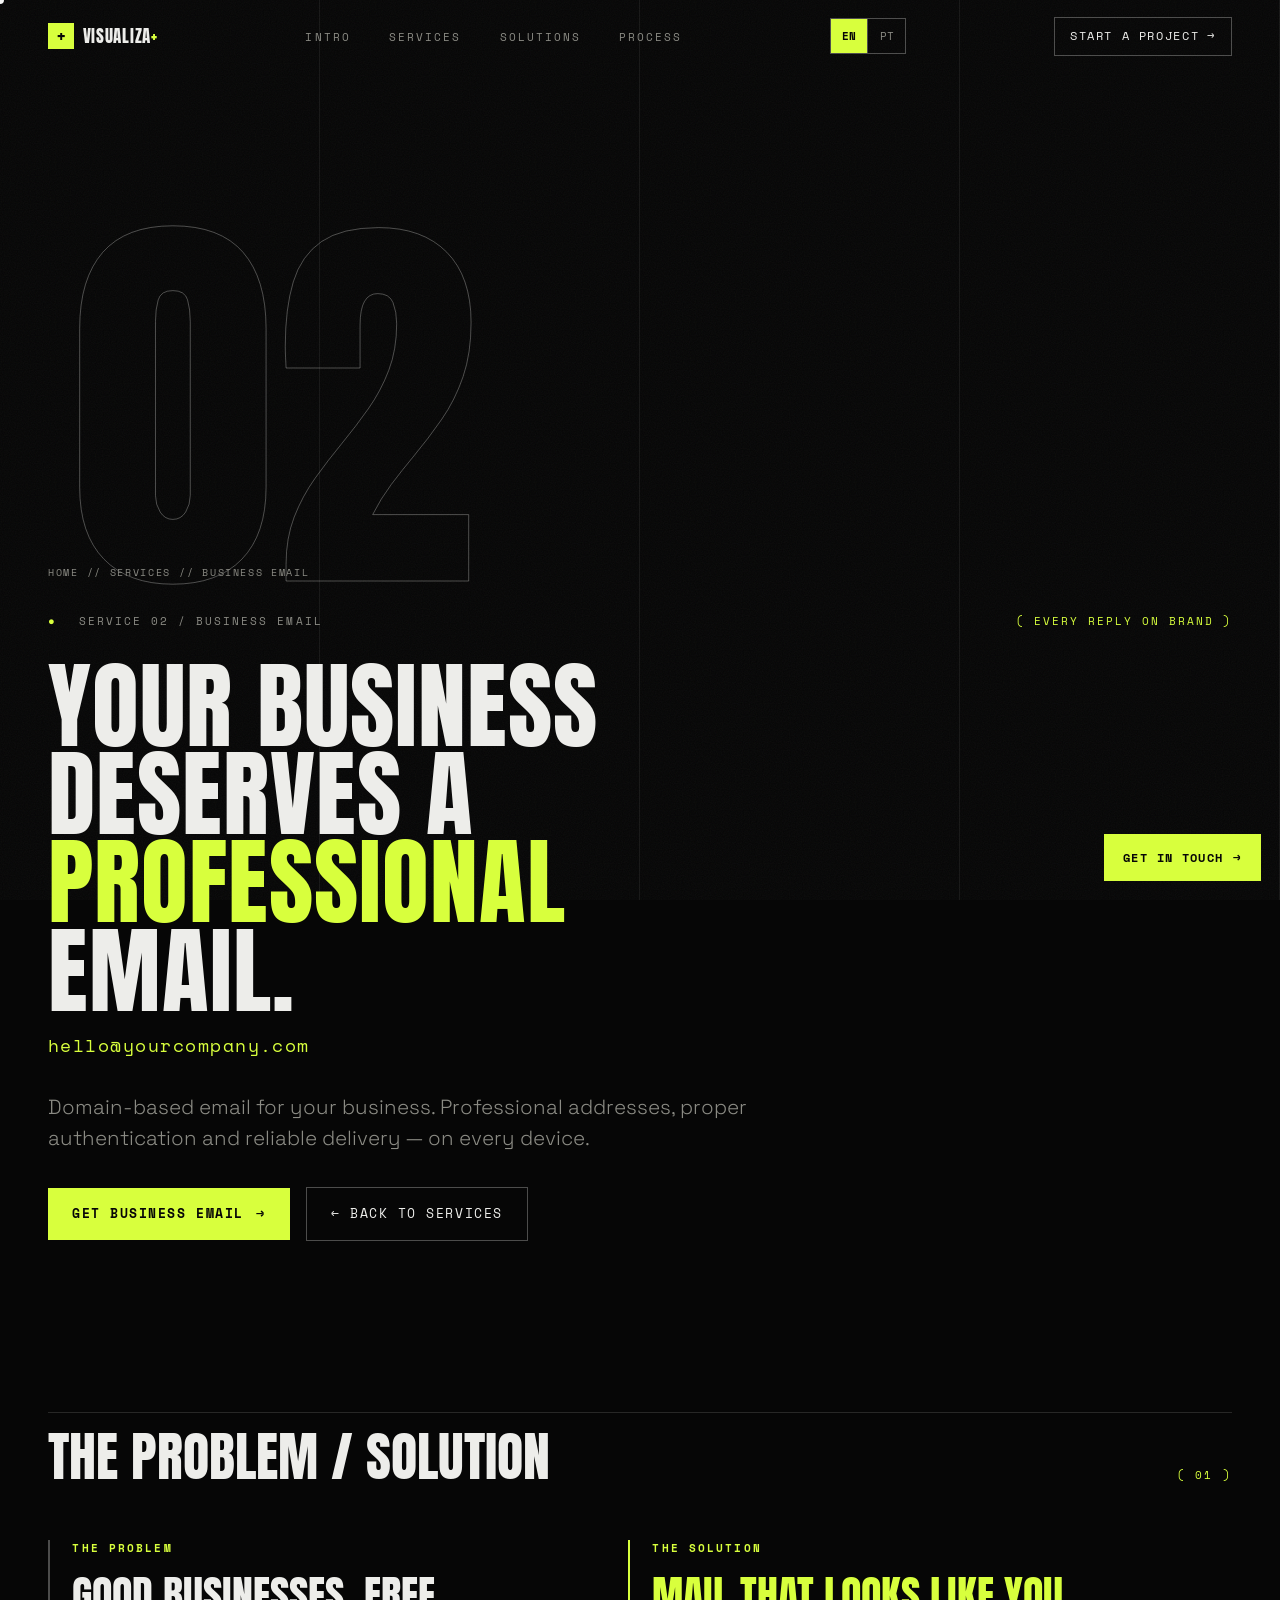
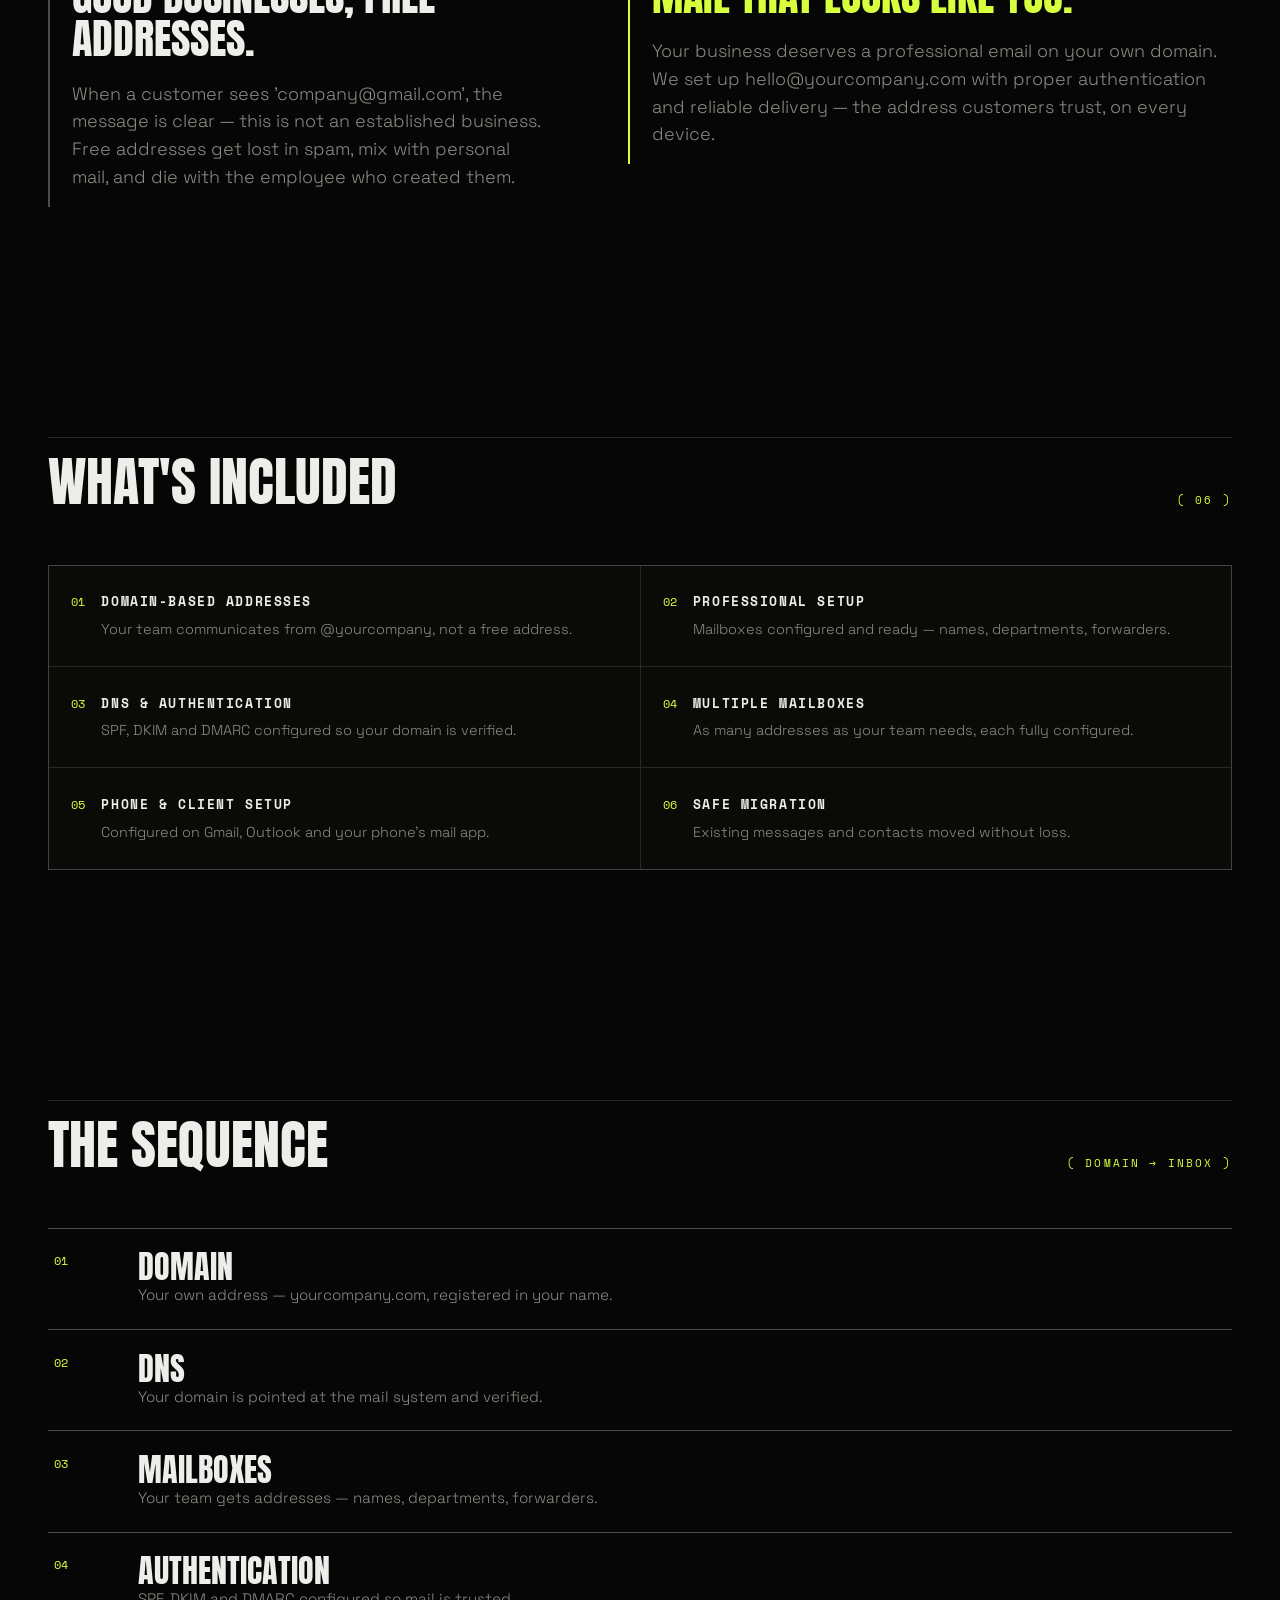
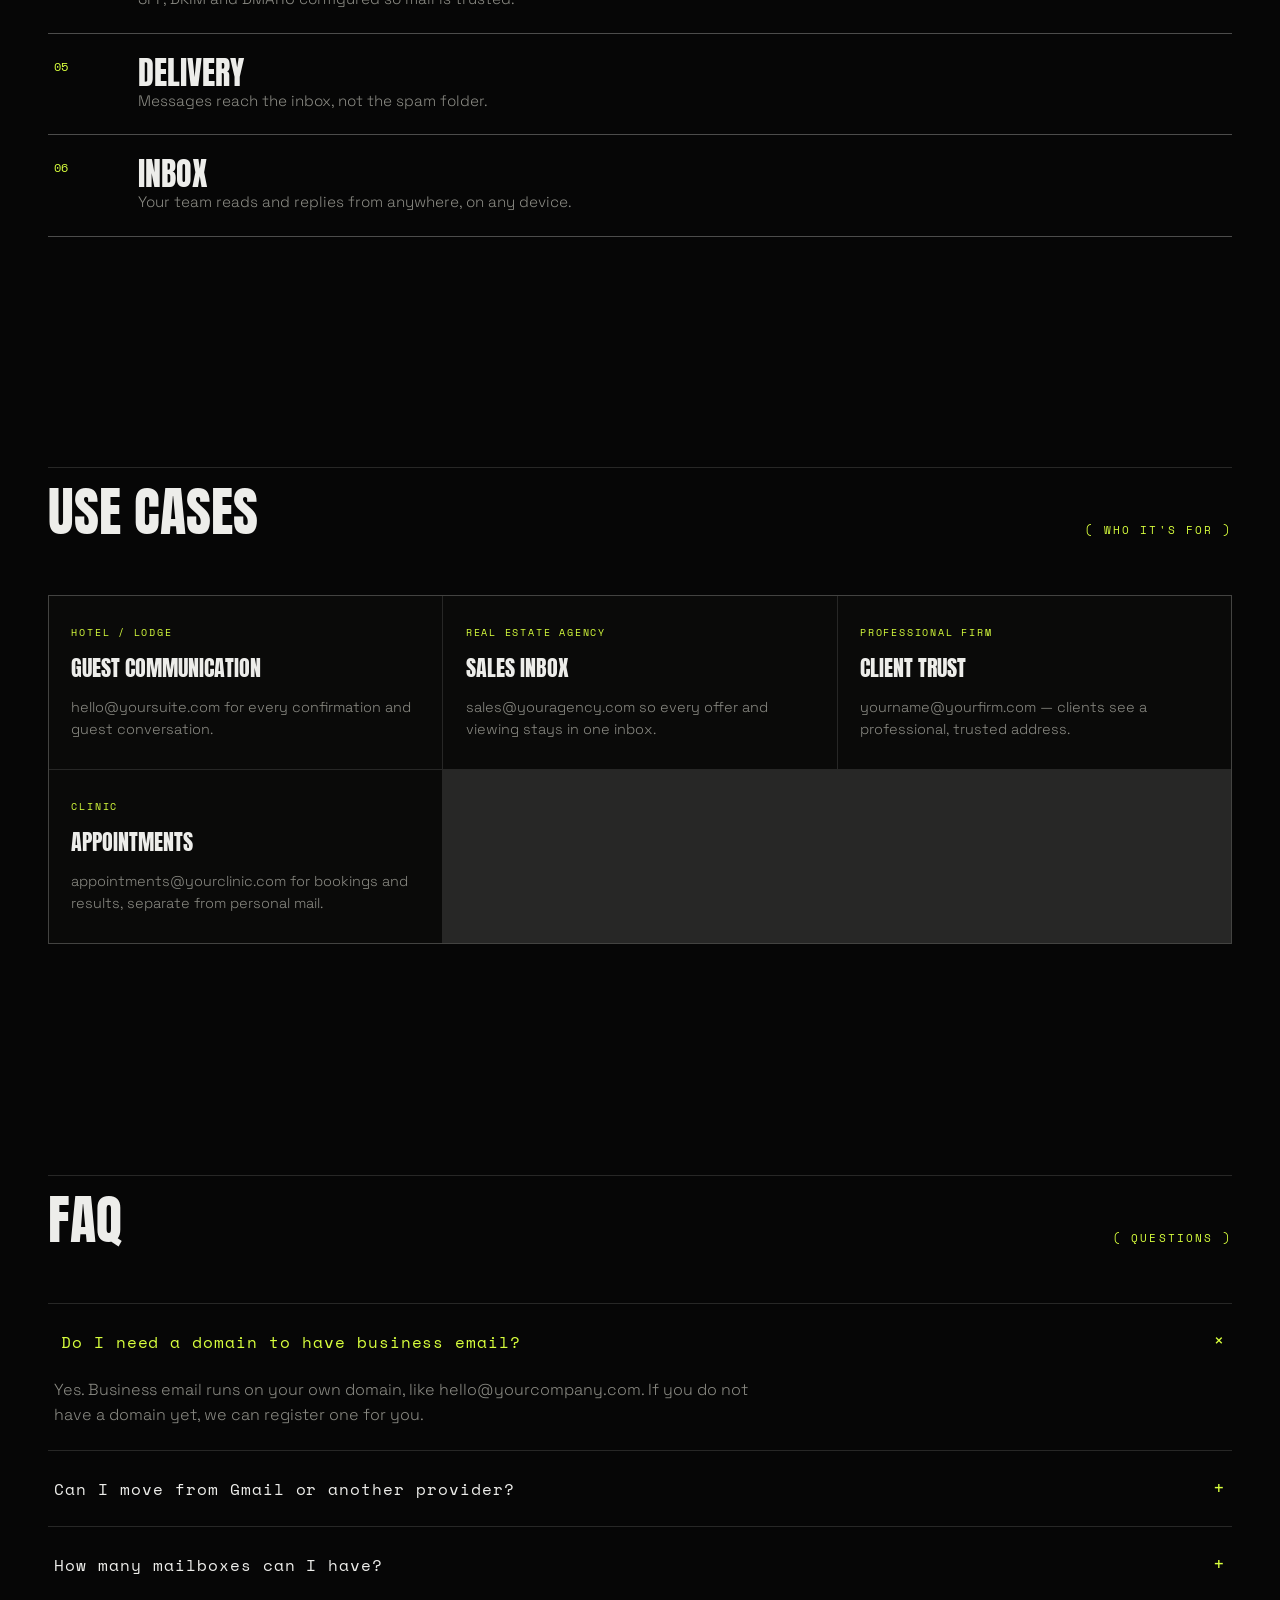
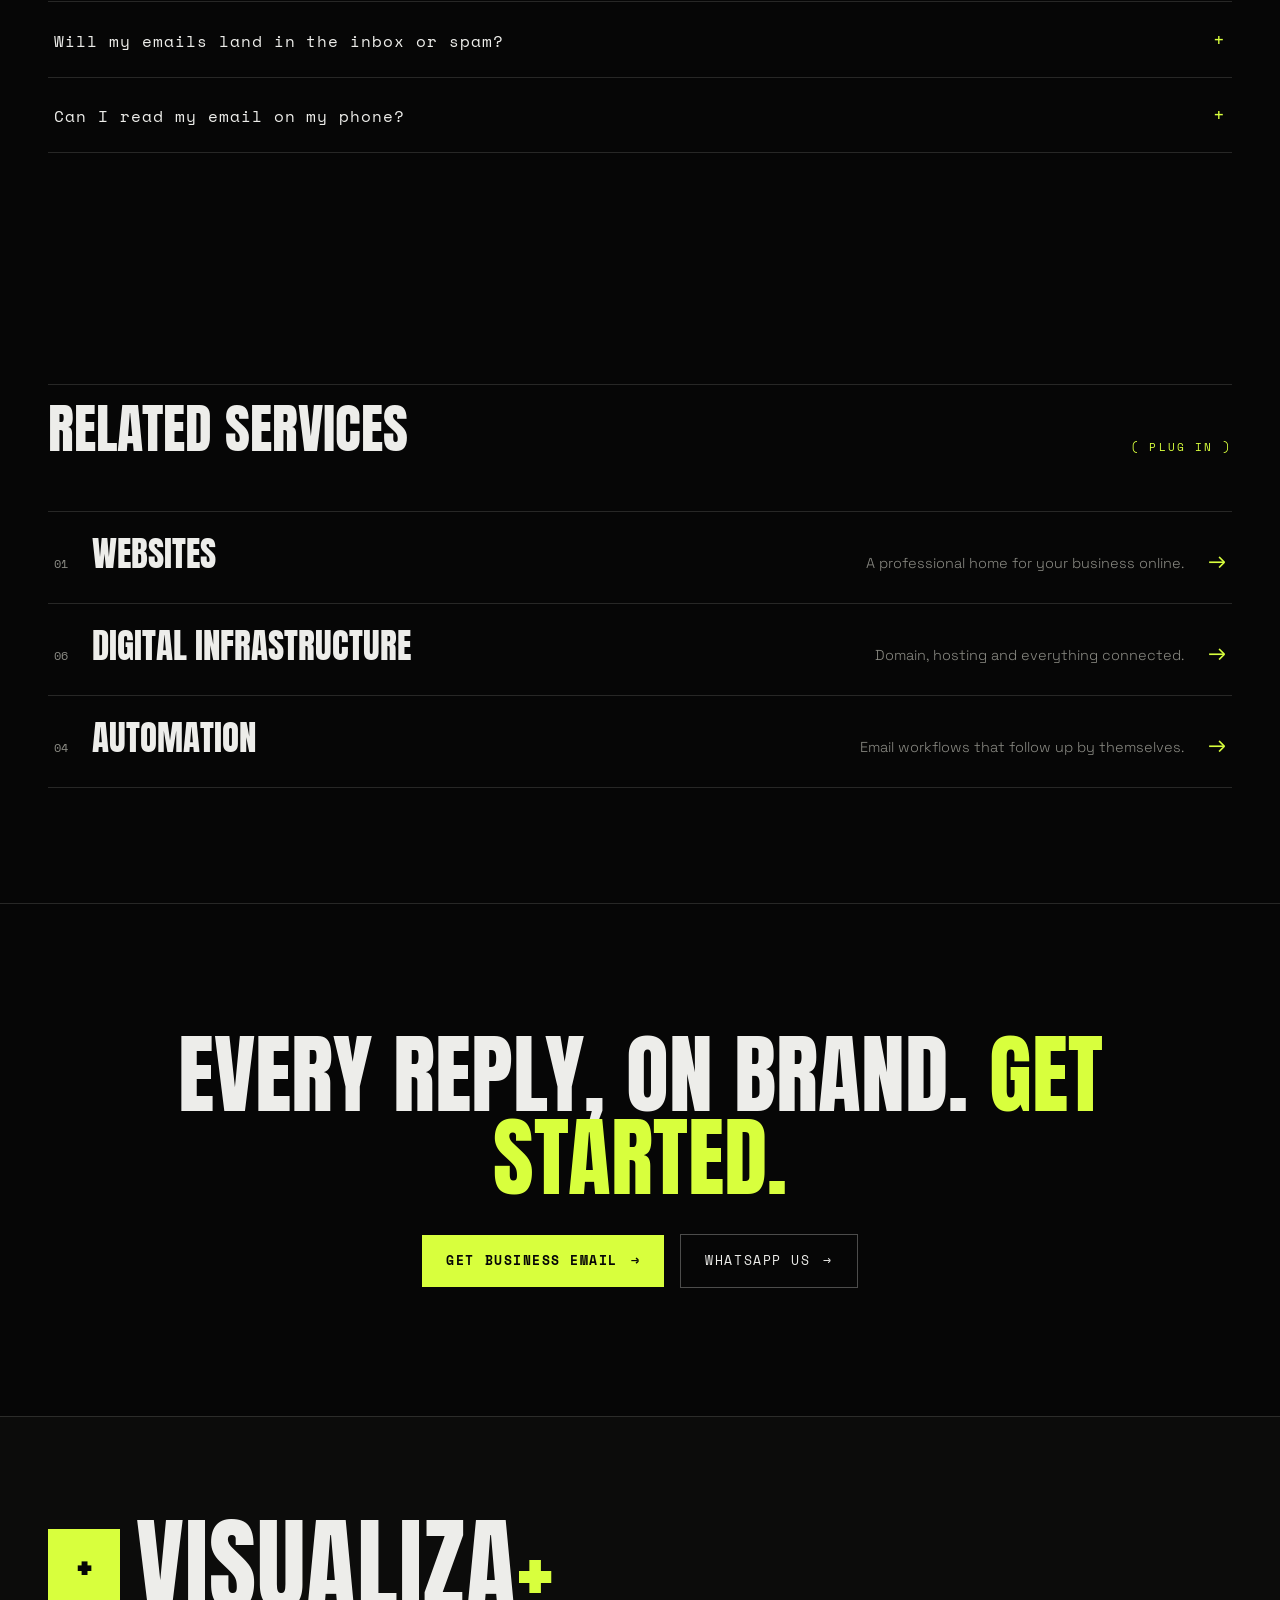
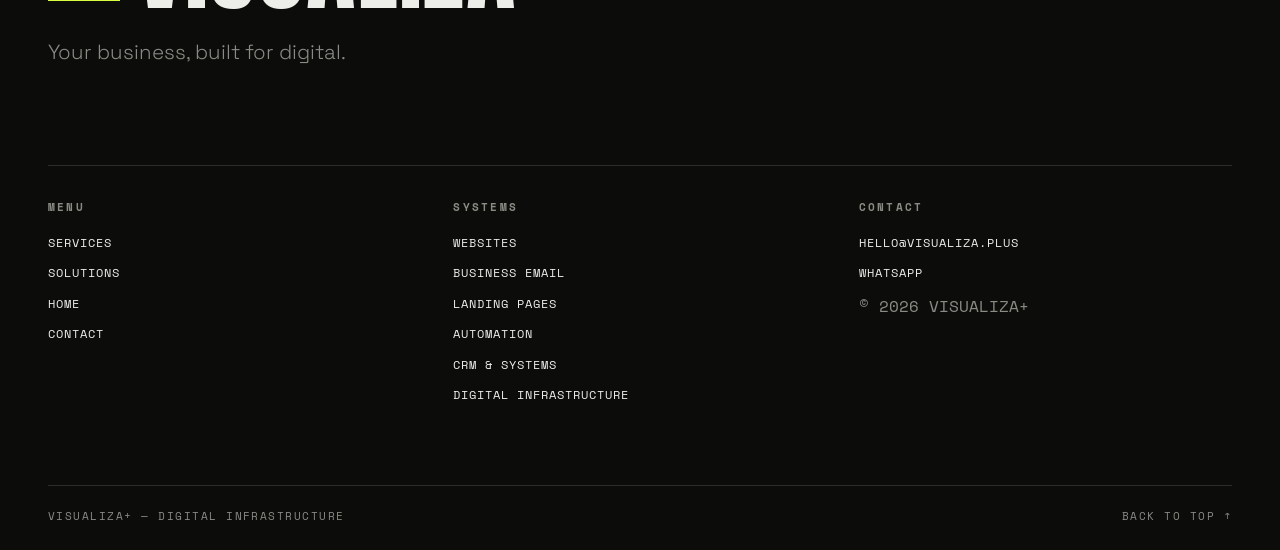
<file: business-email/index.html>
<!DOCTYPE html>
<html lang="en">
<head>
<meta charset="UTF-8">
<meta name="viewport" content="width=device-width, initial-scale=1.0">
<title data-i18n="Business Email Setup in Mozambique — @YourDomain | Visualiza+">Business Email Setup in Mozambique — @YourDomain | Visualiza+</title>
<meta name="description" content="Professional email on your own domain: setup, DNS and email authentication, multiple mailboxes and reliable delivery. hello@yourcompany.com — built by Visualiza+." data-i18n-attr="content|Professional email on your own domain: setup, DNS and email authentication, multiple mailboxes and reliable delivery. hello@yourcompany.com — built by Visualiza+.">
<meta name="theme-color" content="#060606">
<link rel="canonical" href="https://visualizaplus.com/business-email/">
<link rel="icon" type="image/svg+xml" href="/favicon.svg">
<link rel="apple-touch-icon" href="/apple-touch-icon.png">
<meta property="og:type" content="website">
<meta property="og:site_name" content="VISUALIZA+">
<meta property="og:title" content="Business Email Setup in Mozambique — @YourDomain | Visualiza+">
<meta property="og:description" content="Professional email on your own domain: setup, DNS and email authentication, multiple mailboxes and reliable delivery. hello@yourcompany.com — built by Visualiza+.">
<meta property="og:url" content="https://visualizaplus.com/business-email/">
<meta property="og:image" content="https://visualizaplus.com/og-image.png">
<meta property="og:image:width" content="1200">
<meta property="og:image:height" content="630">
<meta property="og:locale" content="en_US">
<meta name="twitter:card" content="summary_large_image">
<meta name="twitter:title" content="Business Email Setup in Mozambique — @YourDomain | Visualiza+">
<meta name="twitter:description" content="Professional email on your own domain: setup, DNS and email authentication, multiple mailboxes and reliable delivery. hello@yourcompany.com — built by Visualiza+.">
<meta name="twitter:image" content="https://visualizaplus.com/og-image.png">
<link rel="preconnect" href="https://fonts.googleapis.com">
<link rel="preconnect" href="https://fonts.gstatic.com" crossorigin>
<link rel="preload" as="style" href="https://fonts.googleapis.com/css2?family=Anton&family=Space+Grotesk:wght@300;400;500;600;700&family=Space+Mono:ital,wght@0,400;0,700;1,400&display=swap">
<link href="https://fonts.googleapis.com/css2?family=Anton&family=Space+Grotesk:wght@300;400;500;600;700&family=Space+Mono:ital,wght@0,400;0,700;1,400&display=swap" rel="stylesheet">
<link rel="stylesheet" href="../css/style.css">
<script type="application/ld+json">
{
  "@context": "https://schema.org",
  "@type": "Organization",
  "name": "VISUALIZA+",
  "description": "Digital infrastructure for modern businesses.",
  "url": "https://visualizaplus.com/"
}
</script>
<script type="application/ld+json">
{
  "@context": "https://schema.org",
  "@type": "Service",
  "name": "Business Email Setup",
  "serviceType": "Business Email",
  "description": "Domain-based business email with professional setup, DNS and email authentication, multiple mailboxes and reliable delivery.",
  "provider": {
    "@type": "Organization",
    "name": "VISUALIZA+",
    "url": "https://visualizaplus.com/"
  },
  "areaServed": { "@type": "Country", "name": "Mozambique" },
  "url": "https://visualizaplus.com/business-email/"
}
</script>
<script type="application/ld+json">
{
  "@context": "https://schema.org",
  "@type": "BreadcrumbList",
  "itemListElement": [
    { "@type": "ListItem", "position": 1, "name": "Home", "item": "https://visualizaplus.com/" },
    { "@type": "ListItem", "position": 2, "name": "Services", "item": "https://visualizaplus.com/services/" },
    { "@type": "ListItem", "position": 3, "name": "Business Email", "item": "https://visualizaplus.com/business-email/" }
  ]
}
</script>
<script type="application/ld+json">
{
  "@context": "https://schema.org",
  "@type": "FAQPage",
  "mainEntity": [
    {
      "@type": "Question",
      "name": "Do I need a domain to have business email?",
      "acceptedAnswer": { "@type": "Answer", "text": "Yes. Business email runs on your own domain, like hello@yourcompany.com. If you do not have a domain yet, we can register one for you." }
    },
    {
      "@type": "Question",
      "name": "Can I move from Gmail or another provider?",
      "acceptedAnswer": { "@type": "Answer", "text": "Yes. We migrate your existing messages and contacts so nothing is lost, and your team keeps using the same familiar tools." }
    },
    {
      "@type": "Question",
      "name": "How many mailboxes can I have?",
      "acceptedAnswer": { "@type": "Answer", "text": "As many as your team needs — info@, sales@, accounts@, your name, or departments. We configure every mailbox individually." }
    },
    {
      "@type": "Question",
      "name": "Will my emails land in the inbox or spam?",
      "acceptedAnswer": { "@type": "Answer", "text": "We configure email authentication (SPF, DKIM and DMARC) so your domain is verified. That protects your reputation and improves delivery." }
    },
    {
      "@type": "Question",
      "name": "Can I read my email on my phone?",
      "acceptedAnswer": { "@type": "Answer", "text": "Yes. We configure your email on Gmail, Outlook or your phone's mail app, so your team can reply from anywhere." }
    }
  ]
}
</script>
</head>
<body class="no-js">

<script>document.documentElement.classList.add('js');document.body.classList.remove('no-js');</script>

<!-- ============ LOADER ============ -->
<div id="loader" aria-hidden="true">
  <div class="loader-grid">
    <div class="loader-monobrand">VISUALIZA+</div>
    <div class="loader-line"><div class="loader-line-fill" id="loaderFill"></div></div>
    <div class="loader-meta">
      <span>BOOTING DIGITAL INFRASTRUCTURE</span>
      <span id="loaderPct">00%</span>
    </div>
  </div>
</div>

<!-- ============ CURSOR ============ -->
<div class="cursor" id="cursorDot" aria-hidden="true"></div>
<div class="cursor cursor-ring" id="cursorRing" aria-hidden="true"></div>

<!-- ============ SCROLL PROGRESS ============ -->
<div class="progress" aria-hidden="true"><span id="progressBar"></span></div>

<!-- ============ NAV ============ -->
<header class="nav" id="nav">
  <a class="nav-brand" href="../index.html#top" data-hover>
    <span class="nav-brand-plus">+</span>
    <span class="nav-brand-text">VISUALIZA<span class="acid">+</span></span>
  </a>
  <nav class="nav-links" aria-label="Primary">
    <a href="../index.html#intro" data-hover><span data-i18n="INTRO">INTRO</span></a>
    <a href="../services/" data-hover><span data-i18n="SERVICES">SERVICES</span></a>
    <a href="../index.html#solutions" data-hover><span data-i18n="SOLUTIONS">SOLUTIONS</span></a>
    <a href="../index.html#process" data-hover><span data-i18n="PROCESS">PROCESS</span></a>
  </nav>
  <div class="lang-switch" role="group" aria-label="Language">
    <button type="button" class="lang-btn" data-lang="en">EN</button>
    <button type="button" class="lang-btn" data-lang="pt">PT</button>
  </div>
    <button type="button" class="nav-burger" id="navBurger" aria-label="Menu" aria-expanded="false" aria-controls="mnav"><span></span></button>
  <button type="button" class="nav-cta" data-open-modal data-hover><span data-i18n="START A PROJECT">START A PROJECT</span> <span class="arr">→</span></button>
</header>

<main id="top">

  <!-- ============ HERO ============ -->
  <section class="sv-hero">
    <div class="sv-hero-bg" aria-hidden="true">02</div>
    <nav class="sv-breadcrumbs reveal" aria-label="Breadcrumb">
      <a href="../index.html">HOME</a><span>//</span><a href="../services/">SERVICES</a><span>//</span><span data-i18n="BUSINESS EMAIL">BUSINESS EMAIL</span>
    </nav>
    <div class="sv-meta reveal">
      <span class="dot">●</span>
      <span data-i18n="SERVICE 02 / BUSINESS EMAIL">SERVICE 02 / BUSINESS EMAIL</span>
      <span class="sv-meta-right mono" data-i18n="( EVERY REPLY ON BRAND )">( EVERY REPLY ON BRAND )</span>
    </div>
    <h1 class="sv-title">
      <span class="line-wrap"><span class="js-lines" data-i18n="YOUR BUSINESS">YOUR BUSINESS</span></span>
      <span class="line-wrap"><span class="js-lines" data-d="100" data-i18n="DESERVES A">DESERVES A</span></span>
      <span class="line-wrap"><span class="js-lines" data-d="200"><em data-i18n="PROFESSIONAL">PROFESSIONAL</em></span></span>
      <span class="line-wrap"><span class="js-lines" data-d="300" data-i18n="EMAIL.">EMAIL.</span></span>
    </h1>
    <p class="sv-example" data-i18n="hello@yourcompany.com">hello@yourcompany.com</p>
    <p class="sv-lead reveal" data-d="500" data-i18n="Domain-based email for your business. Professional addresses, proper authentication and reliable delivery — on every device.">Domain-based email for your business. Professional addresses, proper authentication and reliable delivery — on every device.</p>
    <div class="sv-actions reveal" data-d="600">
      <button type="button" class="btn btn-primary" data-open-modal data-hover><span data-i18n="GET BUSINESS EMAIL">GET BUSINESS EMAIL</span> <span class="arr">→</span></button>
      <a class="btn btn-ghost" href="../services/" data-hover><span data-i18n="← BACK TO SERVICES">← BACK TO SERVICES</span></a>
    </div>
  </section>

  <!-- ============ PROBLEM / SOLUTION ============ -->
  <section class="sv-section">
    <div class="sv-section-head reveal">
      <h2 class="sv-section-title" data-i18n="THE PROBLEM / SOLUTION">THE PROBLEM / SOLUTION</h2>
      <span class="sv-section-index mono" data-i18n="( 01 )">( 01 )</span>
    </div>
    <div class="sv-split">
      <div class="sv-block sv-problem reveal">
        <span class="sv-split-label mono"><b data-i18n="THE PROBLEM">THE PROBLEM</b></span>
        <p class="sv-big" data-i18n="GOOD BUSINESSES, FREE ADDRESSES.">GOOD BUSINESSES, FREE ADDRESSES.</p>
        <p data-i18n="When a customer sees 'company@gmail.com', the message is clear — this is not an established business. Free addresses get lost in spam, mix with personal mail, and die with the employee who created them.">When a customer sees 'company@gmail.com', the message is clear — this is not an established business. Free addresses get lost in spam, mix with personal mail, and die with the employee who created them.</p>
      </div>
      <div class="sv-block sv-solution reveal" data-d="140">
        <span class="sv-split-label mono"><b data-i18n="THE SOLUTION">THE SOLUTION</b></span>
        <p class="sv-big" data-i18n="MAIL THAT LOOKS LIKE YOU.">MAIL THAT LOOKS LIKE YOU.</p>
        <p data-i18n="Your business deserves a professional email on your own domain. We set up hello@yourcompany.com with proper authentication and reliable delivery — the address customers trust, on every device.">Your business deserves a professional email on your own domain. We set up hello@yourcompany.com with proper authentication and reliable delivery — the address customers trust, on every device.</p>
      </div>
    </div>
  </section>

  <!-- ============ WHAT'S INCLUDED ============ -->
  <section class="sv-section">
    <div class="sv-section-head reveal">
      <h2 class="sv-section-title" data-i18n="WHAT'S INCLUDED">WHAT'S INCLUDED</h2>
      <span class="sv-section-index mono">( 06 )</span>
    </div>
    <div class="sv-inc-grid">
      <div class="sv-inc-item reveal">
        <span class="sv-inc-num mono">01</span>
        <div class="sv-inc-body">
          <h3 data-i18n="DOMAIN-BASED ADDRESSES">DOMAIN-BASED ADDRESSES</h3>
          <p data-i18n="Your team communicates from @yourcompany, not a free address.">Your team communicates from @yourcompany, not a free address.</p>
        </div>
      </div>
      <div class="sv-inc-item reveal">
        <span class="sv-inc-num mono">02</span>
        <div class="sv-inc-body">
          <h3 data-i18n="PROFESSIONAL SETUP">PROFESSIONAL SETUP</h3>
          <p data-i18n="Mailboxes configured and ready — names, departments, forwarders.">Mailboxes configured and ready — names, departments, forwarders.</p>
        </div>
      </div>
      <div class="sv-inc-item reveal">
        <span class="sv-inc-num mono">03</span>
        <div class="sv-inc-body">
          <h3 data-i18n="DNS & AUTHENTICATION">DNS & AUTHENTICATION</h3>
          <p data-i18n="SPF, DKIM and DMARC configured so your domain is verified.">SPF, DKIM and DMARC configured so your domain is verified.</p>
        </div>
      </div>
      <div class="sv-inc-item reveal">
        <span class="sv-inc-num mono">04</span>
        <div class="sv-inc-body">
          <h3 data-i18n="MULTIPLE MAILBOXES">MULTIPLE MAILBOXES</h3>
          <p data-i18n="As many addresses as your team needs, each fully configured.">As many addresses as your team needs, each fully configured.</p>
        </div>
      </div>
      <div class="sv-inc-item reveal">
        <span class="sv-inc-num mono">05</span>
        <div class="sv-inc-body">
          <h3 data-i18n="PHONE & CLIENT SETUP">PHONE & CLIENT SETUP</h3>
          <p data-i18n="Configured on Gmail, Outlook and your phone's mail app.">Configured on Gmail, Outlook and your phone's mail app.</p>
        </div>
      </div>
      <div class="sv-inc-item reveal">
        <span class="sv-inc-num mono">06</span>
        <div class="sv-inc-body">
          <h3 data-i18n="SAFE MIGRATION">SAFE MIGRATION</h3>
          <p data-i18n="Existing messages and contacts moved without loss.">Existing messages and contacts moved without loss.</p>
        </div>
      </div>
    </div>
  </section>

  <!-- ============ SEQUENCE / DIAGRAM ============ -->
  <section class="sv-section">
    <div class="sv-section-head reveal">
      <h2 class="sv-section-title" data-i18n="THE SEQUENCE">THE SEQUENCE</h2>
      <span class="sv-section-index mono" data-i18n="( DOMAIN → INBOX )">( DOMAIN → INBOX )</span>
    </div>
<div class="sv-diagram" role="img" aria-label="Business email setup sequence: domain, DNS, mailboxes, authentication, delivery, inbox">
      <div class="sv-dnode reveal">
        <span class="sv-dnum mono">01</span>
        <div>
          <div class="sv-dname" data-i18n="DOMAIN">DOMAIN</div>
          <p class="sv-ddesc" data-i18n="Your own address — yourcompany.com, registered in your name.">Your own address — yourcompany.com, registered in your name.</p>
        </div>
      </div>
      <div class="sv-dnode reveal">
        <span class="sv-dnum mono">02</span>
        <div>
          <div class="sv-dname" data-i18n="DNS">DNS</div>
          <p class="sv-ddesc" data-i18n="Your domain is pointed at the mail system and verified.">Your domain is pointed at the mail system and verified.</p>
        </div>
      </div>
      <div class="sv-dnode reveal">
        <span class="sv-dnum mono">03</span>
        <div>
          <div class="sv-dname" data-i18n="MAILBOXES">MAILBOXES</div>
          <p class="sv-ddesc" data-i18n="Your team gets addresses — names, departments, forwarders.">Your team gets addresses — names, departments, forwarders.</p>
        </div>
      </div>
      <div class="sv-dnode reveal">
        <span class="sv-dnum mono">04</span>
        <div>
          <div class="sv-dname" data-i18n="AUTHENTICATION">AUTHENTICATION</div>
          <p class="sv-ddesc" data-i18n="SPF, DKIM and DMARC configured so mail is trusted.">SPF, DKIM and DMARC configured so mail is trusted.</p>
        </div>
      </div>
      <div class="sv-dnode reveal">
        <span class="sv-dnum mono">05</span>
        <div>
          <div class="sv-dname" data-i18n="DELIVERY">DELIVERY</div>
          <p class="sv-ddesc" data-i18n="Messages reach the inbox, not the spam folder.">Messages reach the inbox, not the spam folder.</p>
        </div>
      </div>
      <div class="sv-dnode reveal">
        <span class="sv-dnum mono">06</span>
        <div>
          <div class="sv-dname" data-i18n="INBOX">INBOX</div>
          <p class="sv-ddesc" data-i18n="Your team reads and replies from anywhere, on any device.">Your team reads and replies from anywhere, on any device.</p>
        </div>
      </div>
    </div>
  </section>

  <!-- ============ USE CASES ============ -->
  <section class="sv-section">
    <div class="sv-section-head reveal">
      <h2 class="sv-section-title" data-i18n="USE CASES">USE CASES</h2>
      <span class="sv-section-index mono" data-i18n="( WHO IT'S FOR )">( WHO IT'S FOR )</span>
    </div>
    <div class="sv-cases">
<article class="sv-case reveal">
        <span class="sv-case-tag mono" data-i18n="HOTEL / LODGE">HOTEL / LODGE</span>
        <h3 data-i18n="GUEST COMMUNICATION">GUEST COMMUNICATION</h3>
        <p data-i18n="hello@yoursuite.com for every confirmation and guest conversation.">hello@yoursuite.com for every confirmation and guest conversation.</p>
        
      </article>
<article class="sv-case reveal">
        <span class="sv-case-tag mono" data-i18n="REAL ESTATE AGENCY">REAL ESTATE AGENCY</span>
        <h3 data-i18n="SALES INBOX">SALES INBOX</h3>
        <p data-i18n="sales@youragency.com so every offer and viewing stays in one inbox.">sales@youragency.com so every offer and viewing stays in one inbox.</p>
        
      </article>
<article class="sv-case reveal">
        <span class="sv-case-tag mono" data-i18n="PROFESSIONAL FIRM">PROFESSIONAL FIRM</span>
        <h3 data-i18n="CLIENT TRUST">CLIENT TRUST</h3>
        <p data-i18n="yourname@yourfirm.com — clients see a professional, trusted address.">yourname@yourfirm.com — clients see a professional, trusted address.</p>
        
      </article>
<article class="sv-case reveal">
        <span class="sv-case-tag mono" data-i18n="CLINIC">CLINIC</span>
        <h3 data-i18n="APPOINTMENTS">APPOINTMENTS</h3>
        <p data-i18n="appointments@yourclinic.com for bookings and results, separate from personal mail.">appointments@yourclinic.com for bookings and results, separate from personal mail.</p>
        
      </article>
    </div>
  </section>

  <!-- ============ FAQ ============ -->
  <section class="sv-section">
    <div class="sv-section-head reveal">
      <h2 class="sv-section-title" data-i18n="FAQ">FAQ</h2>
      <span class="sv-section-index mono" data-i18n="( QUESTIONS )">( QUESTIONS )</span>
    </div>
    <div class="sv-faq">
<details class="reveal" open>
        <summary data-i18n="Do I need a domain to have business email?">Do I need a domain to have business email?</summary>
        <p data-i18n="Yes. Business email runs on your own domain, like hello@yourcompany.com. If you do not have a domain yet, we can register one for you.">Yes. Business email runs on your own domain, like hello@yourcompany.com. If you do not have a domain yet, we can register one for you.</p>
      </details>
<details class="reveal">
        <summary data-i18n="Can I move from Gmail or another provider?">Can I move from Gmail or another provider?</summary>
        <p data-i18n="Yes. We migrate your existing messages and contacts so nothing is lost, and your team keeps using the same familiar tools.">Yes. We migrate your existing messages and contacts so nothing is lost, and your team keeps using the same familiar tools.</p>
      </details>
<details class="reveal">
        <summary data-i18n="How many mailboxes can I have?">How many mailboxes can I have?</summary>
        <p data-i18n="As many as your team needs — info@, sales@, accounts@, your name, or departments. We configure every mailbox individually.">As many as your team needs — info@, sales@, accounts@, your name, or departments. We configure every mailbox individually.</p>
      </details>
<details class="reveal">
        <summary data-i18n="Will my emails land in the inbox or spam?">Will my emails land in the inbox or spam?</summary>
        <p data-i18n="We configure email authentication (SPF, DKIM and DMARC) so your domain is verified. That protects your reputation and improves delivery.">We configure email authentication (SPF, DKIM and DMARC) so your domain is verified. That protects your reputation and improves delivery.</p>
      </details>
<details class="reveal">
        <summary data-i18n="Can I read my email on my phone?">Can I read my email on my phone?</summary>
        <p data-i18n="Yes. We configure your email on Gmail, Outlook or your phone's mail app, so your team can reply from anywhere.">Yes. We configure your email on Gmail, Outlook or your phone's mail app, so your team can reply from anywhere.</p>
      </details>
    </div>
  </section>

  <!-- ============ RELATED SERVICES ============ -->
  <section class="sv-section">
    <div class="sv-section-head reveal">
      <h2 class="sv-section-title" data-i18n="RELATED SERVICES">RELATED SERVICES</h2>
      <span class="sv-section-index mono" data-i18n="( PLUG IN )">( PLUG IN )</span>
    </div>
    <div class="sv-related">
<a class="sv-rel reveal" href="../websites/" data-hover>
        <span class="sv-rel-num mono">01</span>
        <span class="sv-rel-name" data-i18n="WEBSITES">WEBSITES</span>
        <span class="sv-rel-desc" data-i18n="A professional home for your business online.">A professional home for your business online.</span>
        <span class="sv-rel-arrow">→</span>
      </a>
<a class="sv-rel reveal" href="../digital-infrastructure/" data-hover>
        <span class="sv-rel-num mono">06</span>
        <span class="sv-rel-name" data-i18n="DIGITAL INFRASTRUCTURE">DIGITAL INFRASTRUCTURE</span>
        <span class="sv-rel-desc" data-i18n="Domain, hosting and everything connected.">Domain, hosting and everything connected.</span>
        <span class="sv-rel-arrow">→</span>
      </a>
<a class="sv-rel reveal" href="../automation/" data-hover>
        <span class="sv-rel-num mono">04</span>
        <span class="sv-rel-name" data-i18n="AUTOMATION">AUTOMATION</span>
        <span class="sv-rel-desc" data-i18n="Email workflows that follow up by themselves.">Email workflows that follow up by themselves.</span>
        <span class="sv-rel-arrow">→</span>
      </a>
    </div>
  </section>

  <!-- ============ CTA ============ -->
  <section class="sv-cta">
    <h2 class="reveal">EVERY REPLY, ON BRAND. <em data-i18n="GET STARTED.">GET STARTED.</em></h2>
    <div class="sv-actions reveal" data-d="120">
      <button type="button" class="btn btn-primary" data-open-modal data-hover><span data-i18n="GET BUSINESS EMAIL">GET BUSINESS EMAIL</span> <span class="arr">→</span></button>
      <a class="btn btn-ghost" href="https://wa.me/+258879771024" target="_blank" rel="noopener" data-hover><span data-i18n="WHATSAPP US">WHATSAPP US</span> <span class="arr">→</span></a>
    </div>
  </section>

</main>

<!-- ============ FLOATING CTA ============ -->
<button type="button" class="floating-cta" data-open-modal aria-label="Get in touch">
  <span data-i18n="GET IN TOUCH">GET IN TOUCH</span> <i>→</i>
</button>

<!-- ============ GET IN TOUCH MODAL ============ -->
<div class="modal-wrap" id="modalWrap" aria-hidden="true">
  <div class="modal-backdrop" data-close-modal></div>
  <div class="modal" role="dialog" aria-modal="true" aria-label="Get in touch">
    <button type="button" class="modal-close" data-close-modal aria-label="Close">✕</button>
    <div class="modal-meta mono">// VISUALIZA+ — <span data-i18n="PROJECT INTAKE">PROJECT INTAKE</span></div>
    <h2 class="modal-title" data-i18n="GET IN TOUCH">GET IN TOUCH</h2>
    <p class="modal-sub" data-i18n="Tell us what you need. We reply on WhatsApp within 24 hours.">Tell us what you need. We reply on WhatsApp within 24 hours.</p>

    <form class="modal-form" id="contactForm" novalidate>
      <div class="field">
        <label class="field-label" for="fType" data-i18n="PROJECT TYPE">PROJECT TYPE</label>
        <select id="fType" name="type">
          <option value="Website" data-i18n="WEBSITE">WEBSITE</option>
          <option value="Business email" data-i18n="BUSINESS EMAIL">BUSINESS EMAIL</option>
          <option value="Landing page" data-i18n="LANDING PAGE">LANDING PAGE</option>
          <option value="Automation" data-i18n="AUTOMATION">AUTOMATION</option>
          <option value="CRM / System" data-i18n="CRM / SYSTEM">CRM / SYSTEM</option>
          <option value="Full digital system" data-i18n="FULL DIGITAL SYSTEM">FULL DIGITAL SYSTEM</option>
          <option value="Something else" data-i18n="SOMETHING ELSE">SOMETHING ELSE</option>
        </select>
      </div>
      <div class="field">
        <label class="field-label" for="fName" data-i18n="YOUR NAME">YOUR NAME</label>
        <input type="text" id="fName" name="name" autocomplete="name" placeholder="Full name" data-i18n-attr="placeholder|Full name">
      </div>
      <div class="field">
        <label class="field-label" for="fEmail" data-i18n="EMAIL">EMAIL</label>
        <input type="email" id="fEmail" name="email" autocomplete="email" placeholder="you@company.com" data-i18n-attr="placeholder|you@company.com">
      </div>
      <div class="field">
        <label class="field-label" for="fWhats" data-i18n="WHATSAPP">WHATSAPP</label>
        <input type="tel" id="fWhats" name="whatsapp" autocomplete="tel" placeholder="+258 …" data-i18n-attr="placeholder|+258 …">
      </div>
      <div class="field">
        <label class="field-label" for="fDetails" data-i18n="PROJECT DETAILS">PROJECT DETAILS</label>
        <textarea id="fDetails" name="details" rows="3" placeholder="A few lines about your project…" data-i18n-attr="placeholder|A few lines about your project…"></textarea>
      </div>
      <button type="submit" class="btn btn-primary modal-submit">
        <span data-i18n="SEND VIA WHATSAPP">SEND VIA WHATSAPP</span> <span class="arr">→</span>
      </button>
      <button type="button" class="btn btn-ghost modal-submit" id="sendEmailBtn">
        <span data-i18n="SEND VIA EMAIL">SEND VIA EMAIL</span> <span class="arr">→</span>
      </button>
      <p class="modal-note mono" data-i18n="WHATSAPP +258 87 977 1024">WHATSAPP +258 87 977 1024</p>
    </form>
  </div>
</div>

<!-- ============ FOOTER ============ -->
<footer class="footer" id="footer">
  <div class="footer-brand reveal">
    <span class="footer-plus">+</span>
    <span class="footer-word">VISUALIZA<span class="acid">+</span></span>
  </div>
  <p class="footer-tagline reveal" data-i18n="Your business, built for digital.">Your business, built for digital.</p>

  <div class="footer-grid">
    <div class="footer-col">
      <h4 class="mono" data-i18n="MENU">MENU</h4>
      <a href="../services/" data-hover><span data-i18n="SERVICES">SERVICES</span></a>
      <a href="../index.html#solutions" data-hover><span data-i18n="SOLUTIONS">SOLUTIONS</span></a>
      <a href="../index.html" data-hover><span data-i18n="HOME">HOME</span></a>
      <button type="button" data-open-modal data-hover><span data-i18n="CONTACT">CONTACT</span></button>
    </div>
    <div class="footer-col">
      <h4 class="mono" data-i18n="SYSTEMS">SYSTEMS</h4>
      <a href="../websites/" data-hover><span data-i18n="WEBSITES">WEBSITES</span></a>
      <a href="../business-email/" data-hover><span data-i18n="BUSINESS EMAIL">BUSINESS EMAIL</span></a>
      <a href="../landing-pages/" data-hover><span data-i18n="LANDING PAGES">LANDING PAGES</span></a>
      <a href="../automation/" data-hover><span data-i18n="AUTOMATION">AUTOMATION</span></a>
      <a href="../crm-systems/" data-hover><span data-i18n="CRM &amp; SYSTEMS">CRM &amp; SYSTEMS</span></a>
      <a href="../digital-infrastructure/" data-hover><span data-i18n="DIGITAL INFRASTRUCTURE">DIGITAL INFRASTRUCTURE</span></a>
    </div>
    <div class="footer-col">
      <h4 class="mono" data-i18n="CONTACT">CONTACT</h4>
      <a href="mailto:hello@visualiza.plus" data-hover>HELLO@VISUALIZA.PLUS</a>
      <a href="https://wa.me/+258879771024" data-hover target="_blank" rel="noopener" aria-label="Chat with VISUALIZA+ on WhatsApp">WHATSAPP</a>
      <span class="mono dim">&copy; 2026 VISUALIZA+</span>
    </div>
  </div>

  <div class="footer-base">
    <span class="mono">VISUALIZA+ — <span data-i18n="DIGITAL INFRASTRUCTURE">DIGITAL INFRASTRUCTURE</span></span>
    <a class="mono" href="#top" data-hover><span data-i18n="BACK TO TOP">BACK TO TOP</span> ↑</a>
  </div>
</footer>

<script src="../js/main.js"></script>
</body>
</html>
</file>
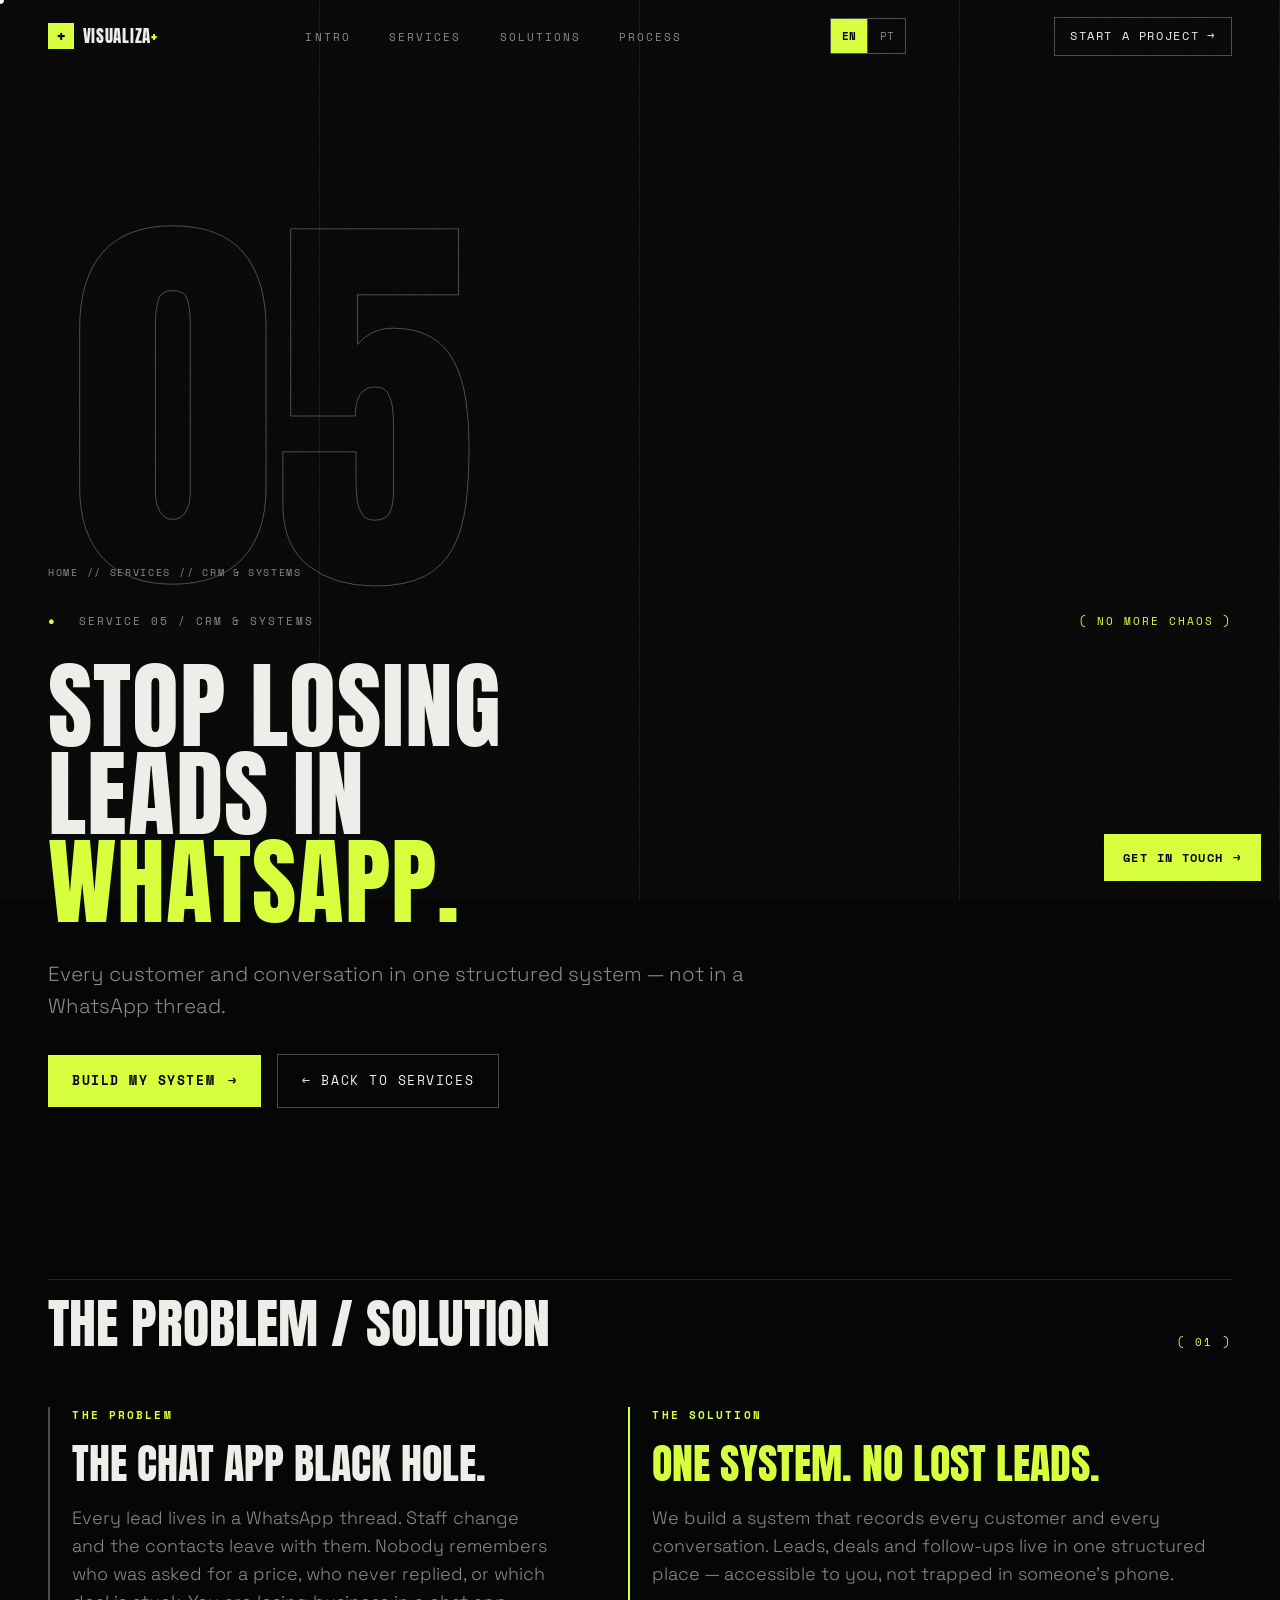
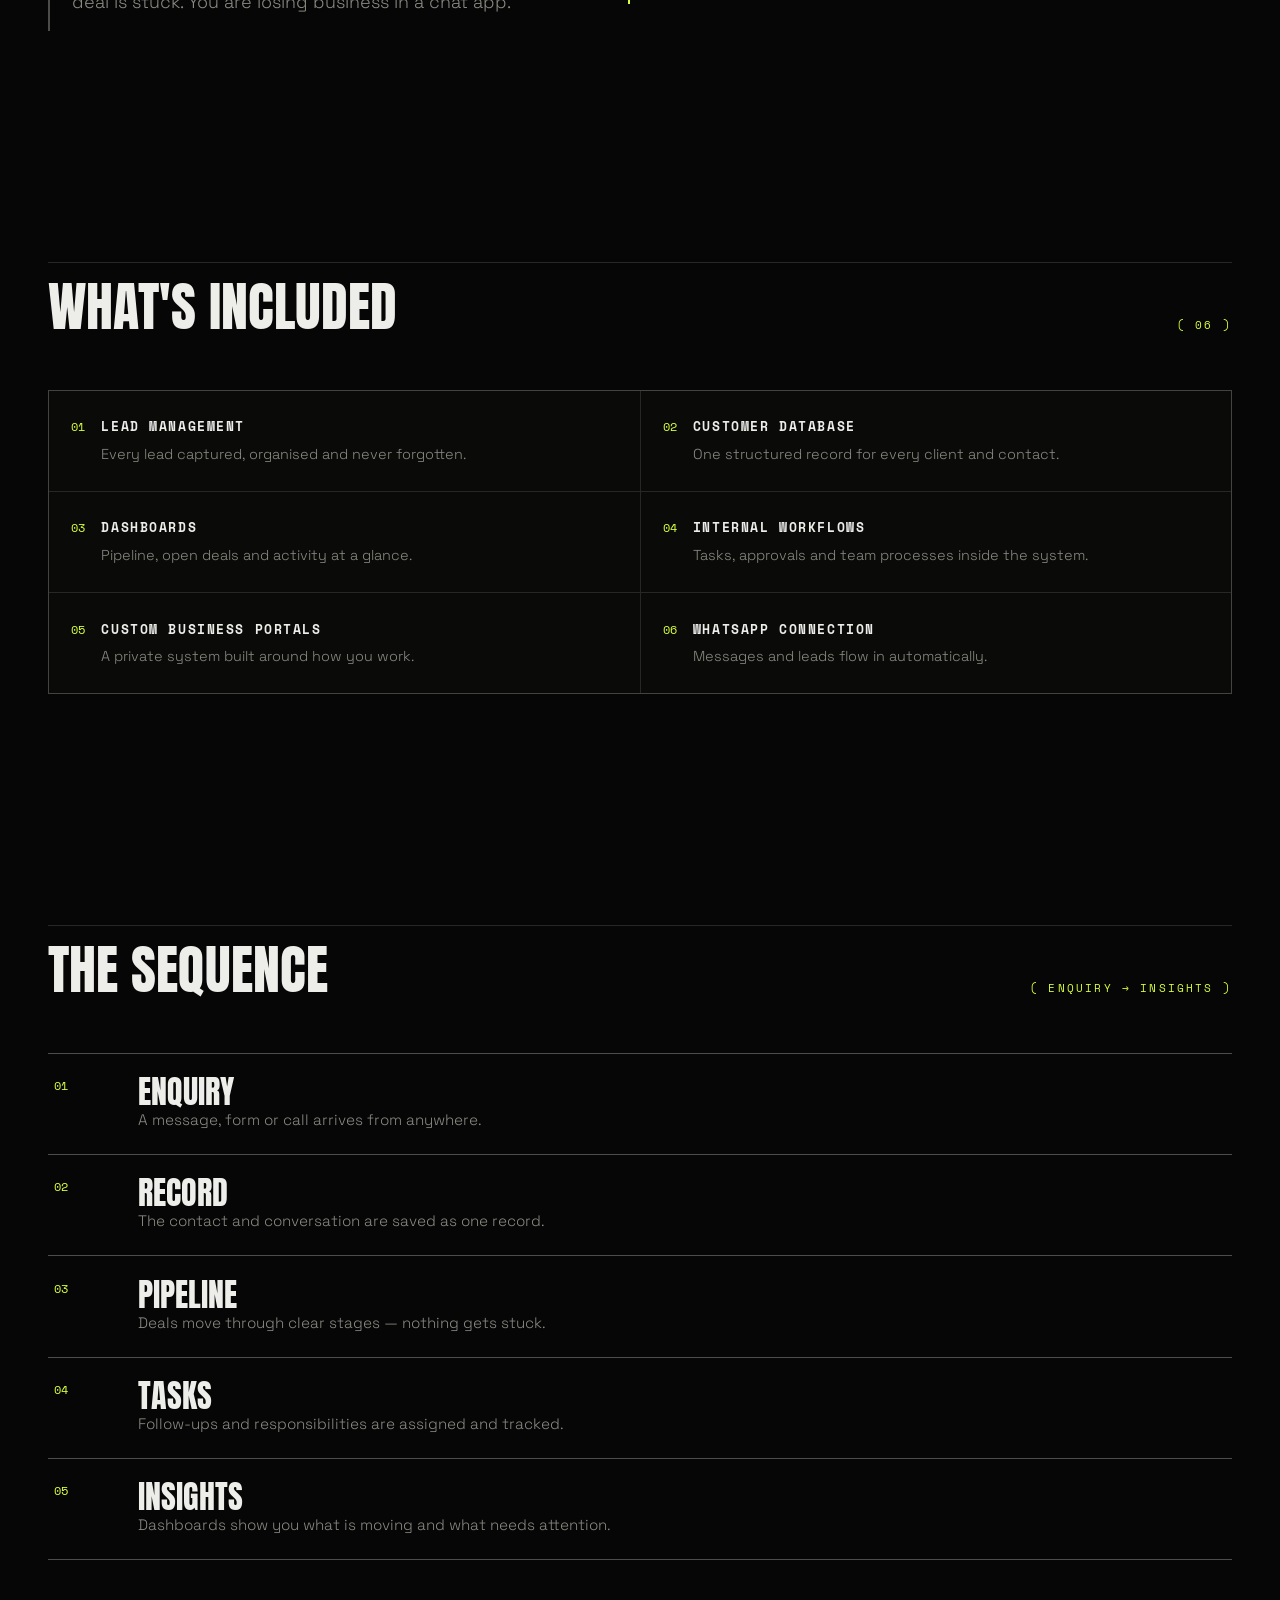
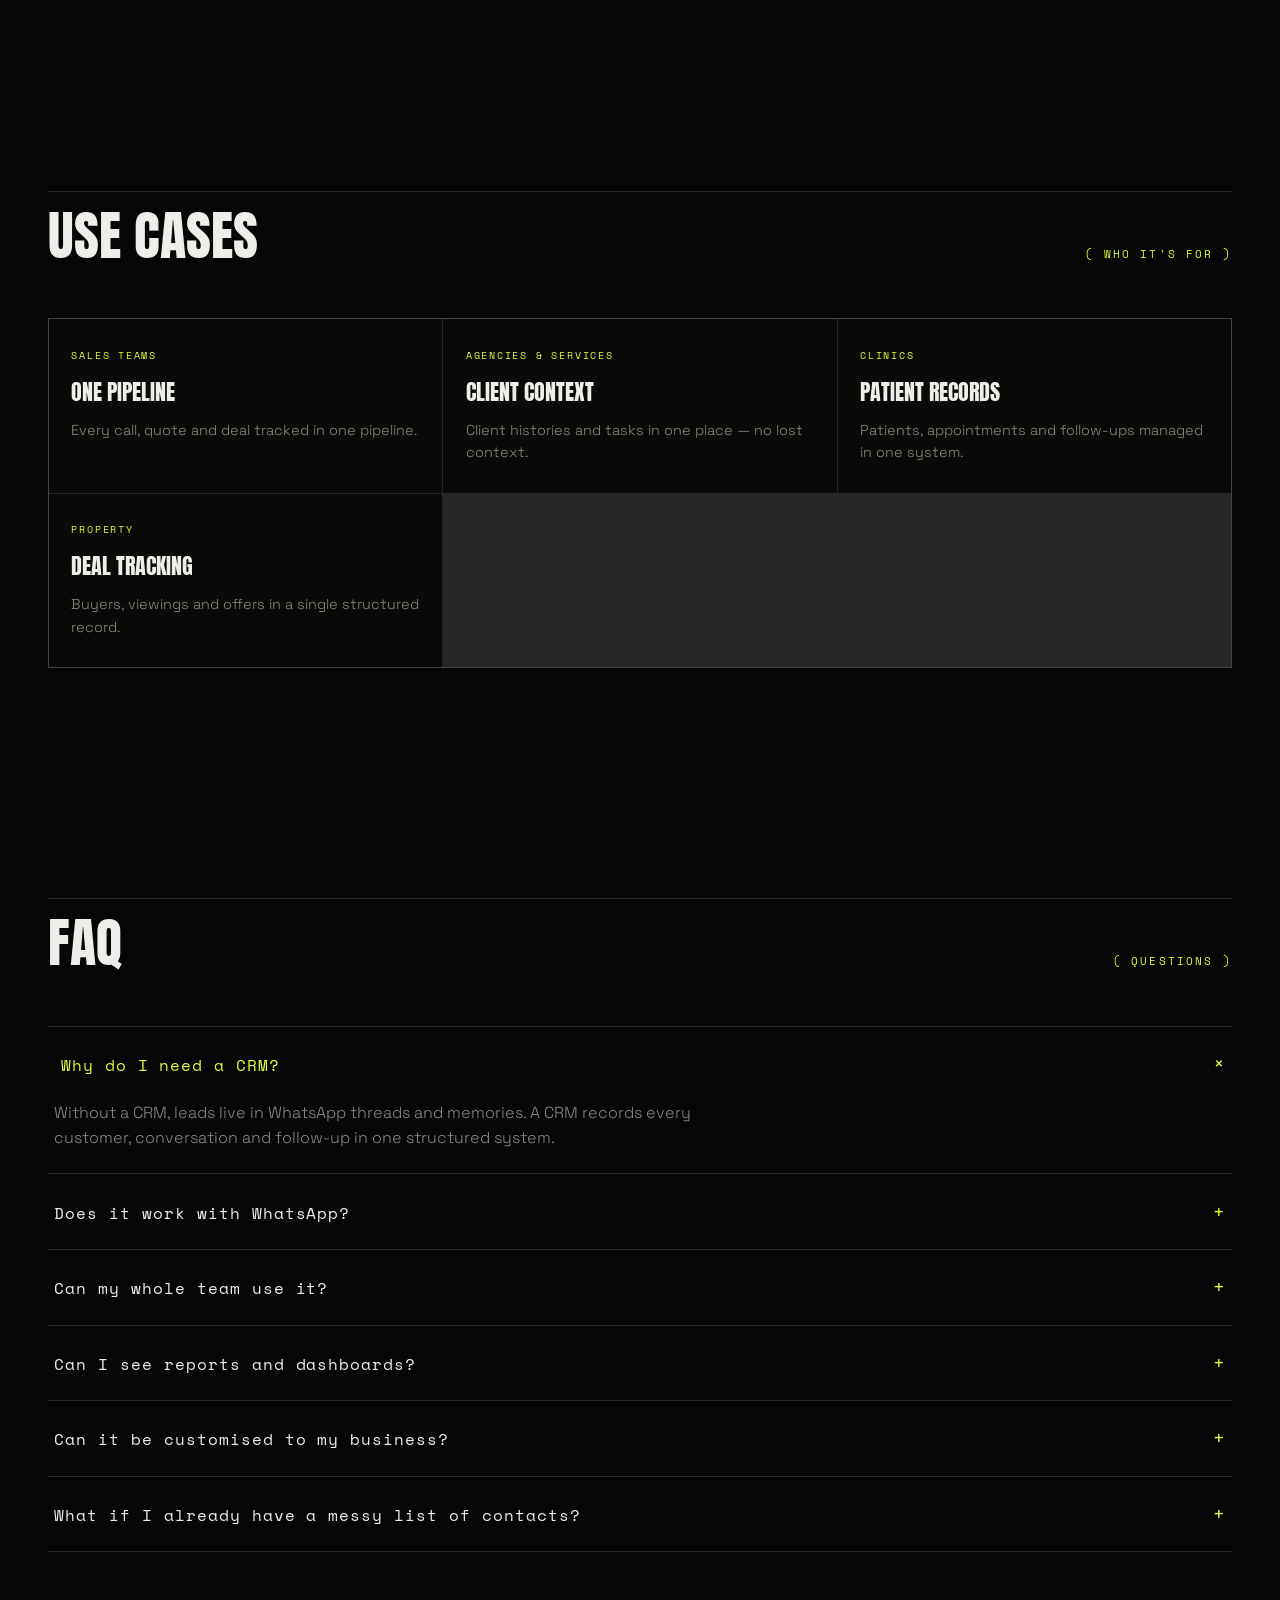
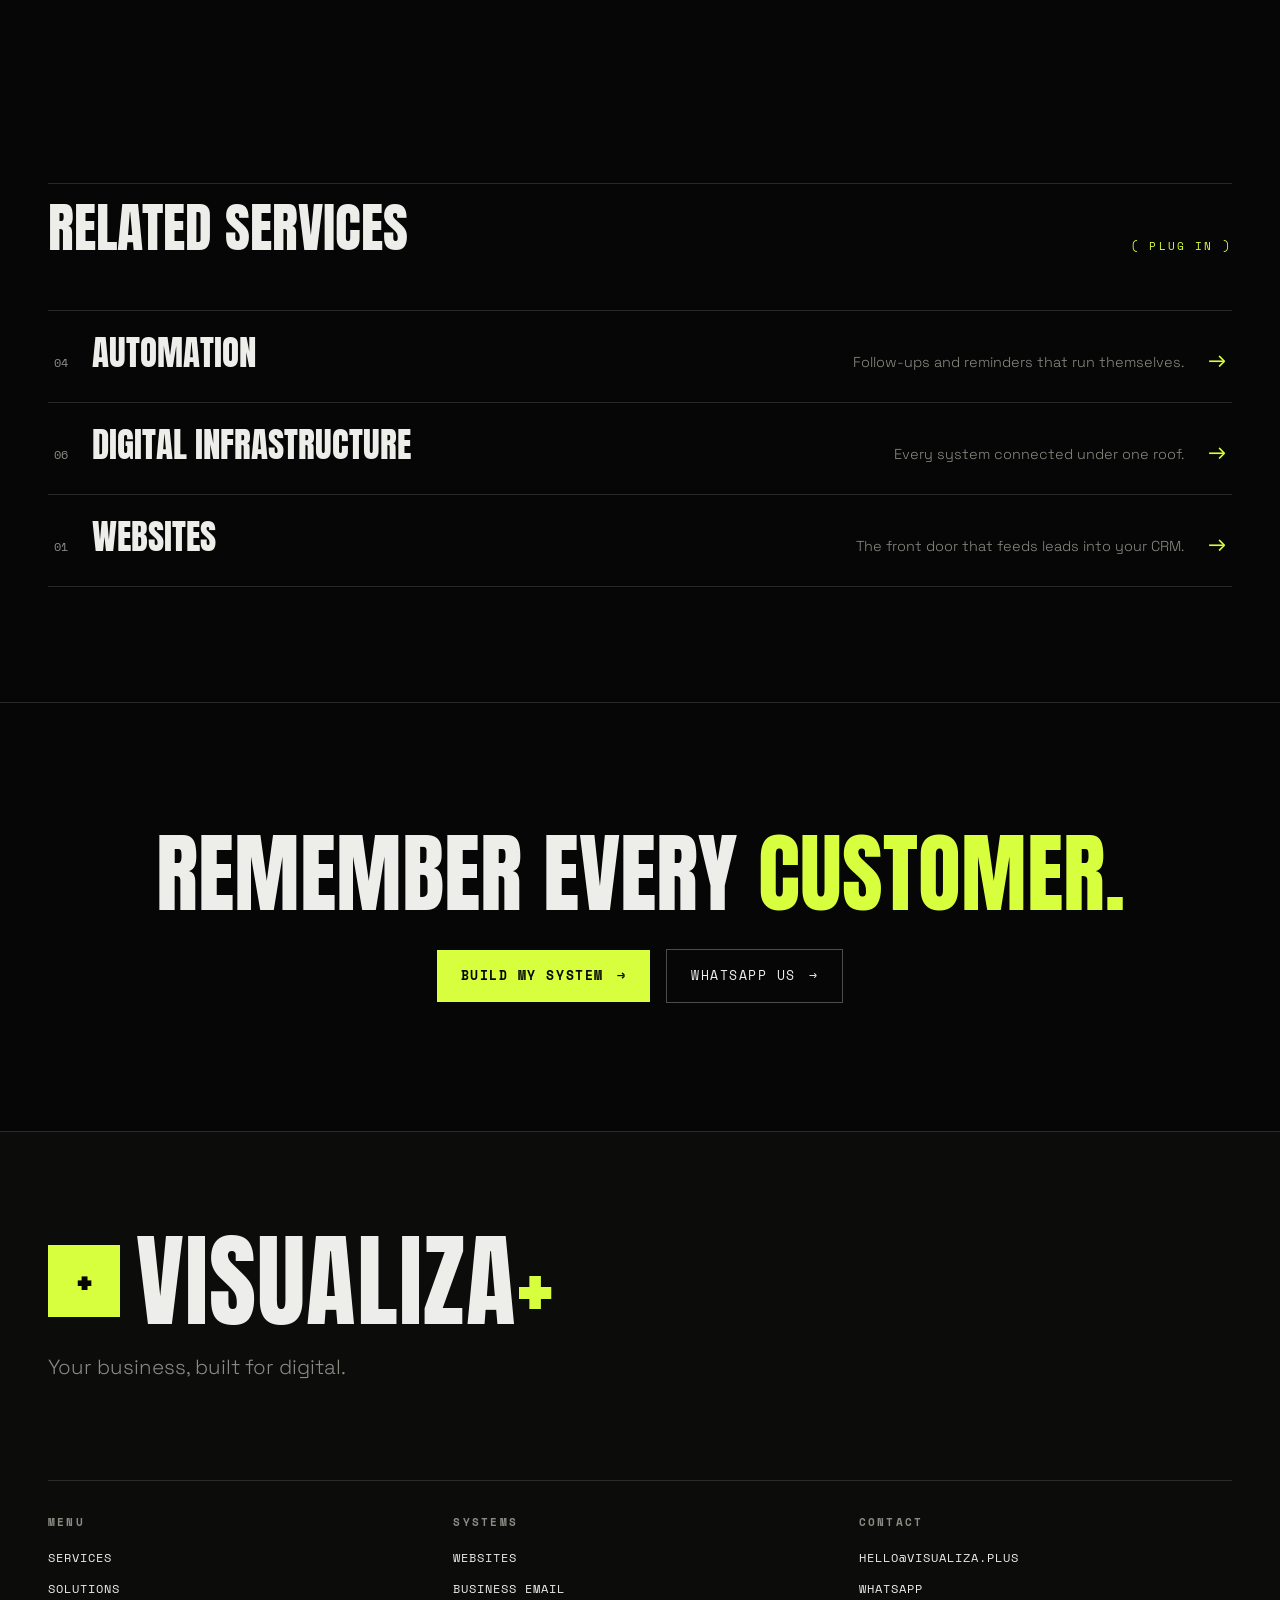
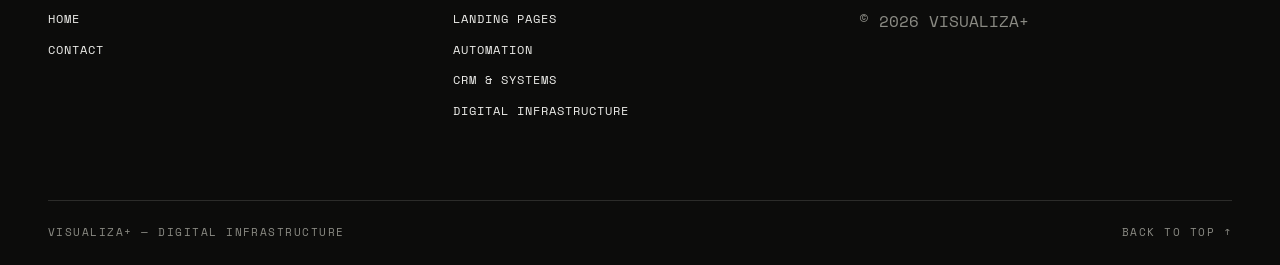
<file: crm-systems/index.html>
<!DOCTYPE html>
<html lang="en">
<head>
<meta charset="UTF-8">
<meta name="viewport" content="width=device-width, initial-scale=1.0">
<title data-i18n="CRM & Business Systems in Mozambique | Visualiza+">CRM & Business Systems in Mozambique | Visualiza+</title>
<meta name="description" content="Stop losing leads in WhatsApp. CRM, lead management, customer databases, dashboards and custom business portals — built by Visualiza+." data-i18n-attr="content|Stop losing leads in WhatsApp. CRM, lead management, customer databases, dashboards and custom business portals — built by Visualiza+.">
<meta name="theme-color" content="#060606">
<link rel="canonical" href="https://visualizaplus.com/crm-systems/">
<link rel="icon" type="image/svg+xml" href="/favicon.svg">
<link rel="apple-touch-icon" href="/apple-touch-icon.png">
<meta property="og:type" content="website">
<meta property="og:site_name" content="VISUALIZA+">
<meta property="og:title" content="CRM & Business Systems in Mozambique | Visualiza+">
<meta property="og:description" content="Stop losing leads in WhatsApp. CRM, lead management, customer databases, dashboards and custom business portals — built by Visualiza+.">
<meta property="og:url" content="https://visualizaplus.com/crm-systems/">
<meta property="og:image" content="https://visualizaplus.com/og-image.png">
<meta property="og:image:width" content="1200">
<meta property="og:image:height" content="630">
<meta property="og:locale" content="en_US">
<meta name="twitter:card" content="summary_large_image">
<meta name="twitter:title" content="CRM & Business Systems in Mozambique | Visualiza+">
<meta name="twitter:description" content="Stop losing leads in WhatsApp. CRM, lead management, customer databases, dashboards and custom business portals — built by Visualiza+.">
<meta name="twitter:image" content="https://visualizaplus.com/og-image.png">
<link rel="preconnect" href="https://fonts.googleapis.com">
<link rel="preconnect" href="https://fonts.gstatic.com" crossorigin>
<link rel="preload" as="style" href="https://fonts.googleapis.com/css2?family=Anton&family=Space+Grotesk:wght@300;400;500;600;700&family=Space+Mono:ital,wght@0,400;0,700;1,400&display=swap">
<link href="https://fonts.googleapis.com/css2?family=Anton&family=Space+Grotesk:wght@300;400;500;600;700&family=Space+Mono:ital,wght@0,400;0,700;1,400&display=swap" rel="stylesheet">
<link rel="stylesheet" href="../css/style.css">
<script type="application/ld+json">
{
  "@context": "https://schema.org",
  "@type": "Organization",
  "name": "VISUALIZA+",
  "description": "Digital infrastructure for modern businesses.",
  "url": "https://visualizaplus.com/"
}
</script>
<script type="application/ld+json">
{
  "@context": "https://schema.org",
  "@type": "Service",
  "name": "CRM & Custom Business Systems",
  "serviceType": "CRM Systems",
  "description": "Customer relationship systems with lead management, customer databases, dashboards, internal workflows and custom business portals.",
  "provider": {
    "@type": "Organization",
    "name": "VISUALIZA+",
    "url": "https://visualizaplus.com/"
  },
  "areaServed": { "@type": "Country", "name": "Mozambique" },
  "url": "https://visualizaplus.com/crm-systems/"
}
</script>
<script type="application/ld+json">
{
  "@context": "https://schema.org",
  "@type": "BreadcrumbList",
  "itemListElement": [
    { "@type": "ListItem", "position": 1, "name": "Home", "item": "https://visualizaplus.com/" },
    { "@type": "ListItem", "position": 2, "name": "Services", "item": "https://visualizaplus.com/services/" },
    { "@type": "ListItem", "position": 3, "name": "CRM & Systems", "item": "https://visualizaplus.com/crm-systems/" }
  ]
}
</script>
<script type="application/ld+json">
{
  "@context": "https://schema.org",
  "@type": "FAQPage",
  "mainEntity": [
    {
      "@type": "Question",
      "name": "Why do I need a CRM?",
      "acceptedAnswer": { "@type": "Answer", "text": "Without a CRM, leads live in WhatsApp threads and memories. A CRM records every customer, conversation and follow-up in one structured system." }
    },
    {
      "@type": "Question",
      "name": "Does it work with WhatsApp?",
      "acceptedAnswer": { "@type": "Answer", "text": "Yes. We connect WhatsApp so messages and leads can flow into your CRM automatically, instead of living only in your phone." }
    },
    {
      "@type": "Question",
      "name": "Can my whole team use it?",
      "acceptedAnswer": { "@type": "Answer", "text": "Yes. You control access — each team member sees the contacts and pipelines relevant to them." }
    },
    {
      "@type": "Question",
      "name": "Can I see reports and dashboards?",
      "acceptedAnswer": { "@type": "Answer", "text": "Yes. Dashboards show your pipeline, open deals, follow-ups due and customer activity at a glance." }
    },
    {
      "@type": "Question",
      "name": "Can it be customised to my business?",
      "acceptedAnswer": { "@type": "Answer", "text": "Yes. We build custom business portals and workflows around how your business actually works." }
    },
    {
      "@type": "Question",
      "name": "What if I already have a messy list of contacts?",
      "acceptedAnswer": { "@type": "Answer", "text": "We clean and import your existing contacts, so you start with a structured database, not a blank page." }
    }
  ]
}
</script>
</head>
<body class="no-js">

<script>document.documentElement.classList.add('js');document.body.classList.remove('no-js');</script>

<!-- ============ LOADER ============ -->
<div id="loader" aria-hidden="true">
  <div class="loader-grid">
    <div class="loader-monobrand">VISUALIZA+</div>
    <div class="loader-line"><div class="loader-line-fill" id="loaderFill"></div></div>
    <div class="loader-meta">
      <span>BOOTING DIGITAL INFRASTRUCTURE</span>
      <span id="loaderPct">00%</span>
    </div>
  </div>
</div>

<!-- ============ CURSOR ============ -->
<div class="cursor" id="cursorDot" aria-hidden="true"></div>
<div class="cursor cursor-ring" id="cursorRing" aria-hidden="true"></div>

<!-- ============ SCROLL PROGRESS ============ -->
<div class="progress" aria-hidden="true"><span id="progressBar"></span></div>

<!-- ============ NAV ============ -->
<header class="nav" id="nav">
  <a class="nav-brand" href="../index.html#top" data-hover>
    <span class="nav-brand-plus">+</span>
    <span class="nav-brand-text">VISUALIZA<span class="acid">+</span></span>
  </a>
  <nav class="nav-links" aria-label="Primary">
    <a href="../index.html#intro" data-hover><span data-i18n="INTRO">INTRO</span></a>
    <a href="../services/" data-hover><span data-i18n="SERVICES">SERVICES</span></a>
    <a href="../index.html#solutions" data-hover><span data-i18n="SOLUTIONS">SOLUTIONS</span></a>
    <a href="../index.html#process" data-hover><span data-i18n="PROCESS">PROCESS</span></a>
  </nav>
  <div class="lang-switch" role="group" aria-label="Language">
    <button type="button" class="lang-btn" data-lang="en">EN</button>
    <button type="button" class="lang-btn" data-lang="pt">PT</button>
  </div>
    <button type="button" class="nav-burger" id="navBurger" aria-label="Menu" aria-expanded="false" aria-controls="mnav"><span></span></button>
  <button type="button" class="nav-cta" data-open-modal data-hover><span data-i18n="START A PROJECT">START A PROJECT</span> <span class="arr">→</span></button>
</header>

<main id="top">

  <!-- ============ HERO ============ -->
  <section class="sv-hero">
    <div class="sv-hero-bg" aria-hidden="true">05</div>
    <nav class="sv-breadcrumbs reveal" aria-label="Breadcrumb">
      <a href="../index.html">HOME</a><span>//</span><a href="../services/">SERVICES</a><span>//</span><span data-i18n="CRM & SYSTEMS">CRM & SYSTEMS</span>
    </nav>
    <div class="sv-meta reveal">
      <span class="dot">●</span>
      <span data-i18n="SERVICE 05 / CRM & SYSTEMS">SERVICE 05 / CRM & SYSTEMS</span>
      <span class="sv-meta-right mono" data-i18n="( NO MORE CHAOS )">( NO MORE CHAOS )</span>
    </div>
    <h1 class="sv-title">
      <span class="line-wrap"><span class="js-lines" data-i18n="STOP LOSING">STOP LOSING</span></span>
      <span class="line-wrap"><span class="js-lines" data-d="100" data-i18n="LEADS IN">LEADS IN</span></span>
      <span class="line-wrap"><span class="js-lines" data-d="200"><em data-i18n="WHATSAPP.">WHATSAPP.</em></span></span>
    </h1>
    
    <p class="sv-lead reveal" data-d="400" data-i18n="Every customer and conversation in one structured system — not in a WhatsApp thread.">Every customer and conversation in one structured system — not in a WhatsApp thread.</p>
    <div class="sv-actions reveal" data-d="500">
      <button type="button" class="btn btn-primary" data-open-modal data-hover><span data-i18n="BUILD MY SYSTEM">BUILD MY SYSTEM</span> <span class="arr">→</span></button>
      <a class="btn btn-ghost" href="../services/" data-hover><span data-i18n="← BACK TO SERVICES">← BACK TO SERVICES</span></a>
    </div>
  </section>

  <!-- ============ PROBLEM / SOLUTION ============ -->
  <section class="sv-section">
    <div class="sv-section-head reveal">
      <h2 class="sv-section-title" data-i18n="THE PROBLEM / SOLUTION">THE PROBLEM / SOLUTION</h2>
      <span class="sv-section-index mono" data-i18n="( 01 )">( 01 )</span>
    </div>
    <div class="sv-split">
      <div class="sv-block sv-problem reveal">
        <span class="sv-split-label mono"><b data-i18n="THE PROBLEM">THE PROBLEM</b></span>
        <p class="sv-big" data-i18n="THE CHAT APP BLACK HOLE.">THE CHAT APP BLACK HOLE.</p>
        <p data-i18n="Every lead lives in a WhatsApp thread. Staff change and the contacts leave with them. Nobody remembers who was asked for a price, who never replied, or which deal is stuck. You are losing business in a chat app.">Every lead lives in a WhatsApp thread. Staff change and the contacts leave with them. Nobody remembers who was asked for a price, who never replied, or which deal is stuck. You are losing business in a chat app.</p>
      </div>
      <div class="sv-block sv-solution reveal" data-d="140">
        <span class="sv-split-label mono"><b data-i18n="THE SOLUTION">THE SOLUTION</b></span>
        <p class="sv-big" data-i18n="ONE SYSTEM. NO LOST LEADS.">ONE SYSTEM. NO LOST LEADS.</p>
        <p data-i18n="We build a system that records every customer and every conversation. Leads, deals and follow-ups live in one structured place — accessible to you, not trapped in someone's phone.">We build a system that records every customer and every conversation. Leads, deals and follow-ups live in one structured place — accessible to you, not trapped in someone's phone.</p>
      </div>
    </div>
  </section>

  <!-- ============ WHAT'S INCLUDED ============ -->
  <section class="sv-section">
    <div class="sv-section-head reveal">
      <h2 class="sv-section-title" data-i18n="WHAT'S INCLUDED">WHAT'S INCLUDED</h2>
      <span class="sv-section-index mono">( 06 )</span>
    </div>
    <div class="sv-inc-grid">
      <div class="sv-inc-item reveal">
        <span class="sv-inc-num mono">01</span>
        <div class="sv-inc-body">
          <h3 data-i18n="LEAD MANAGEMENT">LEAD MANAGEMENT</h3>
          <p data-i18n="Every lead captured, organised and never forgotten.">Every lead captured, organised and never forgotten.</p>
        </div>
      </div>
      <div class="sv-inc-item reveal">
        <span class="sv-inc-num mono">02</span>
        <div class="sv-inc-body">
          <h3 data-i18n="CUSTOMER DATABASE">CUSTOMER DATABASE</h3>
          <p data-i18n="One structured record for every client and contact.">One structured record for every client and contact.</p>
        </div>
      </div>
      <div class="sv-inc-item reveal">
        <span class="sv-inc-num mono">03</span>
        <div class="sv-inc-body">
          <h3 data-i18n="DASHBOARDS">DASHBOARDS</h3>
          <p data-i18n="Pipeline, open deals and activity at a glance.">Pipeline, open deals and activity at a glance.</p>
        </div>
      </div>
      <div class="sv-inc-item reveal">
        <span class="sv-inc-num mono">04</span>
        <div class="sv-inc-body">
          <h3 data-i18n="INTERNAL WORKFLOWS">INTERNAL WORKFLOWS</h3>
          <p data-i18n="Tasks, approvals and team processes inside the system.">Tasks, approvals and team processes inside the system.</p>
        </div>
      </div>
      <div class="sv-inc-item reveal">
        <span class="sv-inc-num mono">05</span>
        <div class="sv-inc-body">
          <h3 data-i18n="CUSTOM BUSINESS PORTALS">CUSTOM BUSINESS PORTALS</h3>
          <p data-i18n="A private system built around how you work.">A private system built around how you work.</p>
        </div>
      </div>
      <div class="sv-inc-item reveal">
        <span class="sv-inc-num mono">06</span>
        <div class="sv-inc-body">
          <h3 data-i18n="WHATSAPP CONNECTION">WHATSAPP CONNECTION</h3>
          <p data-i18n="Messages and leads flow in automatically.">Messages and leads flow in automatically.</p>
        </div>
      </div>
    </div>
  </section>

  <!-- ============ SEQUENCE / DIAGRAM ============ -->
  <section class="sv-section">
    <div class="sv-section-head reveal">
      <h2 class="sv-section-title" data-i18n="THE SEQUENCE">THE SEQUENCE</h2>
      <span class="sv-section-index mono" data-i18n="( ENQUIRY → INSIGHTS )">( ENQUIRY → INSIGHTS )</span>
    </div>
<div class="sv-diagram" role="img" aria-label="CRM sequence: enquiry, record, pipeline, tasks, insights">
      <div class="sv-dnode reveal">
        <span class="sv-dnum mono">01</span>
        <div>
          <div class="sv-dname" data-i18n="ENQUIRY">ENQUIRY</div>
          <p class="sv-ddesc" data-i18n="A message, form or call arrives from anywhere.">A message, form or call arrives from anywhere.</p>
        </div>
      </div>
      <div class="sv-dnode reveal">
        <span class="sv-dnum mono">02</span>
        <div>
          <div class="sv-dname" data-i18n="RECORD">RECORD</div>
          <p class="sv-ddesc" data-i18n="The contact and conversation are saved as one record.">The contact and conversation are saved as one record.</p>
        </div>
      </div>
      <div class="sv-dnode reveal">
        <span class="sv-dnum mono">03</span>
        <div>
          <div class="sv-dname" data-i18n="PIPELINE">PIPELINE</div>
          <p class="sv-ddesc" data-i18n="Deals move through clear stages — nothing gets stuck.">Deals move through clear stages — nothing gets stuck.</p>
        </div>
      </div>
      <div class="sv-dnode reveal">
        <span class="sv-dnum mono">04</span>
        <div>
          <div class="sv-dname" data-i18n="TASKS">TASKS</div>
          <p class="sv-ddesc" data-i18n="Follow-ups and responsibilities are assigned and tracked.">Follow-ups and responsibilities are assigned and tracked.</p>
        </div>
      </div>
      <div class="sv-dnode reveal">
        <span class="sv-dnum mono">05</span>
        <div>
          <div class="sv-dname" data-i18n="INSIGHTS">INSIGHTS</div>
          <p class="sv-ddesc" data-i18n="Dashboards show you what is moving and what needs attention.">Dashboards show you what is moving and what needs attention.</p>
        </div>
      </div>
    </div>
  </section>

  <!-- ============ USE CASES ============ -->
  <section class="sv-section">
    <div class="sv-section-head reveal">
      <h2 class="sv-section-title" data-i18n="USE CASES">USE CASES</h2>
      <span class="sv-section-index mono" data-i18n="( WHO IT'S FOR )">( WHO IT'S FOR )</span>
    </div>
    <div class="sv-cases">
<article class="sv-case reveal">
        <span class="sv-case-tag mono" data-i18n="SALES TEAMS">SALES TEAMS</span>
        <h3 data-i18n="ONE PIPELINE">ONE PIPELINE</h3>
        <p data-i18n="Every call, quote and deal tracked in one pipeline.">Every call, quote and deal tracked in one pipeline.</p>
        
      </article>
<article class="sv-case reveal">
        <span class="sv-case-tag mono" data-i18n="AGENCIES & SERVICES">AGENCIES & SERVICES</span>
        <h3 data-i18n="CLIENT CONTEXT">CLIENT CONTEXT</h3>
        <p data-i18n="Client histories and tasks in one place — no lost context.">Client histories and tasks in one place — no lost context.</p>
        
      </article>
<article class="sv-case reveal">
        <span class="sv-case-tag mono" data-i18n="CLINICS">CLINICS</span>
        <h3 data-i18n="PATIENT RECORDS">PATIENT RECORDS</h3>
        <p data-i18n="Patients, appointments and follow-ups managed in one system.">Patients, appointments and follow-ups managed in one system.</p>
        
      </article>
<article class="sv-case reveal">
        <span class="sv-case-tag mono" data-i18n="PROPERTY">PROPERTY</span>
        <h3 data-i18n="DEAL TRACKING">DEAL TRACKING</h3>
        <p data-i18n="Buyers, viewings and offers in a single structured record.">Buyers, viewings and offers in a single structured record.</p>
        
      </article>
    </div>
  </section>

  <!-- ============ FAQ ============ -->
  <section class="sv-section">
    <div class="sv-section-head reveal">
      <h2 class="sv-section-title" data-i18n="FAQ">FAQ</h2>
      <span class="sv-section-index mono" data-i18n="( QUESTIONS )">( QUESTIONS )</span>
    </div>
    <div class="sv-faq">
<details class="reveal" open>
        <summary data-i18n="Why do I need a CRM?">Why do I need a CRM?</summary>
        <p data-i18n="Without a CRM, leads live in WhatsApp threads and memories. A CRM records every customer, conversation and follow-up in one structured system.">Without a CRM, leads live in WhatsApp threads and memories. A CRM records every customer, conversation and follow-up in one structured system.</p>
      </details>
<details class="reveal">
        <summary data-i18n="Does it work with WhatsApp?">Does it work with WhatsApp?</summary>
        <p data-i18n="Yes. We connect WhatsApp so messages and leads can flow into your CRM automatically, instead of living only in your phone.">Yes. We connect WhatsApp so messages and leads can flow into your CRM automatically, instead of living only in your phone.</p>
      </details>
<details class="reveal">
        <summary data-i18n="Can my whole team use it?">Can my whole team use it?</summary>
        <p data-i18n="Yes. You control access — each team member sees the contacts and pipelines relevant to them.">Yes. You control access — each team member sees the contacts and pipelines relevant to them.</p>
      </details>
<details class="reveal">
        <summary data-i18n="Can I see reports and dashboards?">Can I see reports and dashboards?</summary>
        <p data-i18n="Yes. Dashboards show your pipeline, open deals, follow-ups due and customer activity at a glance.">Yes. Dashboards show your pipeline, open deals, follow-ups due and customer activity at a glance.</p>
      </details>
<details class="reveal">
        <summary data-i18n="Can it be customised to my business?">Can it be customised to my business?</summary>
        <p data-i18n="Yes. We build custom business portals and workflows around how your business actually works.">Yes. We build custom business portals and workflows around how your business actually works.</p>
      </details>
<details class="reveal">
        <summary data-i18n="What if I already have a messy list of contacts?">What if I already have a messy list of contacts?</summary>
        <p data-i18n="We clean and import your existing contacts, so you start with a structured database, not a blank page.">We clean and import your existing contacts, so you start with a structured database, not a blank page.</p>
      </details>
    </div>
  </section>

  <!-- ============ RELATED SERVICES ============ -->
  <section class="sv-section">
    <div class="sv-section-head reveal">
      <h2 class="sv-section-title" data-i18n="RELATED SERVICES">RELATED SERVICES</h2>
      <span class="sv-section-index mono" data-i18n="( PLUG IN )">( PLUG IN )</span>
    </div>
    <div class="sv-related">
<a class="sv-rel reveal" href="../automation/" data-hover>
        <span class="sv-rel-num mono">04</span>
        <span class="sv-rel-name" data-i18n="AUTOMATION">AUTOMATION</span>
        <span class="sv-rel-desc" data-i18n="Follow-ups and reminders that run themselves.">Follow-ups and reminders that run themselves.</span>
        <span class="sv-rel-arrow">→</span>
      </a>
<a class="sv-rel reveal" href="../digital-infrastructure/" data-hover>
        <span class="sv-rel-num mono">06</span>
        <span class="sv-rel-name" data-i18n="DIGITAL INFRASTRUCTURE">DIGITAL INFRASTRUCTURE</span>
        <span class="sv-rel-desc" data-i18n="Every system connected under one roof.">Every system connected under one roof.</span>
        <span class="sv-rel-arrow">→</span>
      </a>
<a class="sv-rel reveal" href="../websites/" data-hover>
        <span class="sv-rel-num mono">01</span>
        <span class="sv-rel-name" data-i18n="WEBSITES">WEBSITES</span>
        <span class="sv-rel-desc" data-i18n="The front door that feeds leads into your CRM.">The front door that feeds leads into your CRM.</span>
        <span class="sv-rel-arrow">→</span>
      </a>
    </div>
  </section>

  <!-- ============ CTA ============ -->
  <section class="sv-cta">
    <h2 class="reveal">REMEMBER EVERY <em data-i18n="CUSTOMER.">CUSTOMER.</em></h2>
    <div class="sv-actions reveal" data-d="120">
      <button type="button" class="btn btn-primary" data-open-modal data-hover><span data-i18n="BUILD MY SYSTEM">BUILD MY SYSTEM</span> <span class="arr">→</span></button>
      <a class="btn btn-ghost" href="https://wa.me/+258879771024" target="_blank" rel="noopener" data-hover><span data-i18n="WHATSAPP US">WHATSAPP US</span> <span class="arr">→</span></a>
    </div>
  </section>

</main>

<!-- ============ FLOATING CTA ============ -->
<button type="button" class="floating-cta" data-open-modal aria-label="Get in touch">
  <span data-i18n="GET IN TOUCH">GET IN TOUCH</span> <i>→</i>
</button>

<!-- ============ GET IN TOUCH MODAL ============ -->
<div class="modal-wrap" id="modalWrap" aria-hidden="true">
  <div class="modal-backdrop" data-close-modal></div>
  <div class="modal" role="dialog" aria-modal="true" aria-label="Get in touch">
    <button type="button" class="modal-close" data-close-modal aria-label="Close">✕</button>
    <div class="modal-meta mono">// VISUALIZA+ — <span data-i18n="PROJECT INTAKE">PROJECT INTAKE</span></div>
    <h2 class="modal-title" data-i18n="GET IN TOUCH">GET IN TOUCH</h2>
    <p class="modal-sub" data-i18n="Tell us what you need. We reply on WhatsApp within 24 hours.">Tell us what you need. We reply on WhatsApp within 24 hours.</p>

    <form class="modal-form" id="contactForm" novalidate>
      <div class="field">
        <label class="field-label" for="fType" data-i18n="PROJECT TYPE">PROJECT TYPE</label>
        <select id="fType" name="type">
          <option value="Website" data-i18n="WEBSITE">WEBSITE</option>
          <option value="Business email" data-i18n="BUSINESS EMAIL">BUSINESS EMAIL</option>
          <option value="Landing page" data-i18n="LANDING PAGE">LANDING PAGE</option>
          <option value="Automation" data-i18n="AUTOMATION">AUTOMATION</option>
          <option value="CRM / System" data-i18n="CRM / SYSTEM">CRM / SYSTEM</option>
          <option value="Full digital system" data-i18n="FULL DIGITAL SYSTEM">FULL DIGITAL SYSTEM</option>
          <option value="Something else" data-i18n="SOMETHING ELSE">SOMETHING ELSE</option>
        </select>
      </div>
      <div class="field">
        <label class="field-label" for="fName" data-i18n="YOUR NAME">YOUR NAME</label>
        <input type="text" id="fName" name="name" autocomplete="name" placeholder="Full name" data-i18n-attr="placeholder|Full name">
      </div>
      <div class="field">
        <label class="field-label" for="fEmail" data-i18n="EMAIL">EMAIL</label>
        <input type="email" id="fEmail" name="email" autocomplete="email" placeholder="you@company.com" data-i18n-attr="placeholder|you@company.com">
      </div>
      <div class="field">
        <label class="field-label" for="fWhats" data-i18n="WHATSAPP">WHATSAPP</label>
        <input type="tel" id="fWhats" name="whatsapp" autocomplete="tel" placeholder="+258 …" data-i18n-attr="placeholder|+258 …">
      </div>
      <div class="field">
        <label class="field-label" for="fDetails" data-i18n="PROJECT DETAILS">PROJECT DETAILS</label>
        <textarea id="fDetails" name="details" rows="3" placeholder="A few lines about your project…" data-i18n-attr="placeholder|A few lines about your project…"></textarea>
      </div>
      <button type="submit" class="btn btn-primary modal-submit">
        <span data-i18n="SEND VIA WHATSAPP">SEND VIA WHATSAPP</span> <span class="arr">→</span>
      </button>
      <button type="button" class="btn btn-ghost modal-submit" id="sendEmailBtn">
        <span data-i18n="SEND VIA EMAIL">SEND VIA EMAIL</span> <span class="arr">→</span>
      </button>
      <p class="modal-note mono" data-i18n="WHATSAPP +258 87 977 1024">WHATSAPP +258 87 977 1024</p>
    </form>
  </div>
</div>

<!-- ============ FOOTER ============ -->
<footer class="footer" id="footer">
  <div class="footer-brand reveal">
    <span class="footer-plus">+</span>
    <span class="footer-word">VISUALIZA<span class="acid">+</span></span>
  </div>
  <p class="footer-tagline reveal" data-i18n="Your business, built for digital.">Your business, built for digital.</p>

  <div class="footer-grid">
    <div class="footer-col">
      <h4 class="mono" data-i18n="MENU">MENU</h4>
      <a href="../services/" data-hover><span data-i18n="SERVICES">SERVICES</span></a>
      <a href="../index.html#solutions" data-hover><span data-i18n="SOLUTIONS">SOLUTIONS</span></a>
      <a href="../index.html" data-hover><span data-i18n="HOME">HOME</span></a>
      <button type="button" data-open-modal data-hover><span data-i18n="CONTACT">CONTACT</span></button>
    </div>
    <div class="footer-col">
      <h4 class="mono" data-i18n="SYSTEMS">SYSTEMS</h4>
      <a href="../websites/" data-hover><span data-i18n="WEBSITES">WEBSITES</span></a>
      <a href="../business-email/" data-hover><span data-i18n="BUSINESS EMAIL">BUSINESS EMAIL</span></a>
      <a href="../landing-pages/" data-hover><span data-i18n="LANDING PAGES">LANDING PAGES</span></a>
      <a href="../automation/" data-hover><span data-i18n="AUTOMATION">AUTOMATION</span></a>
      <a href="../crm-systems/" data-hover><span data-i18n="CRM &amp; SYSTEMS">CRM &amp; SYSTEMS</span></a>
      <a href="../digital-infrastructure/" data-hover><span data-i18n="DIGITAL INFRASTRUCTURE">DIGITAL INFRASTRUCTURE</span></a>
    </div>
    <div class="footer-col">
      <h4 class="mono" data-i18n="CONTACT">CONTACT</h4>
      <a href="mailto:hello@visualiza.plus" data-hover>HELLO@VISUALIZA.PLUS</a>
      <a href="https://wa.me/+258879771024" data-hover target="_blank" rel="noopener" aria-label="Chat with VISUALIZA+ on WhatsApp">WHATSAPP</a>
      <span class="mono dim">&copy; 2026 VISUALIZA+</span>
    </div>
  </div>

  <div class="footer-base">
    <span class="mono">VISUALIZA+ — <span data-i18n="DIGITAL INFRASTRUCTURE">DIGITAL INFRASTRUCTURE</span></span>
    <a class="mono" href="#top" data-hover><span data-i18n="BACK TO TOP">BACK TO TOP</span> ↑</a>
  </div>
</footer>

<script src="../js/main.js"></script>
</body>
</html>
</file>
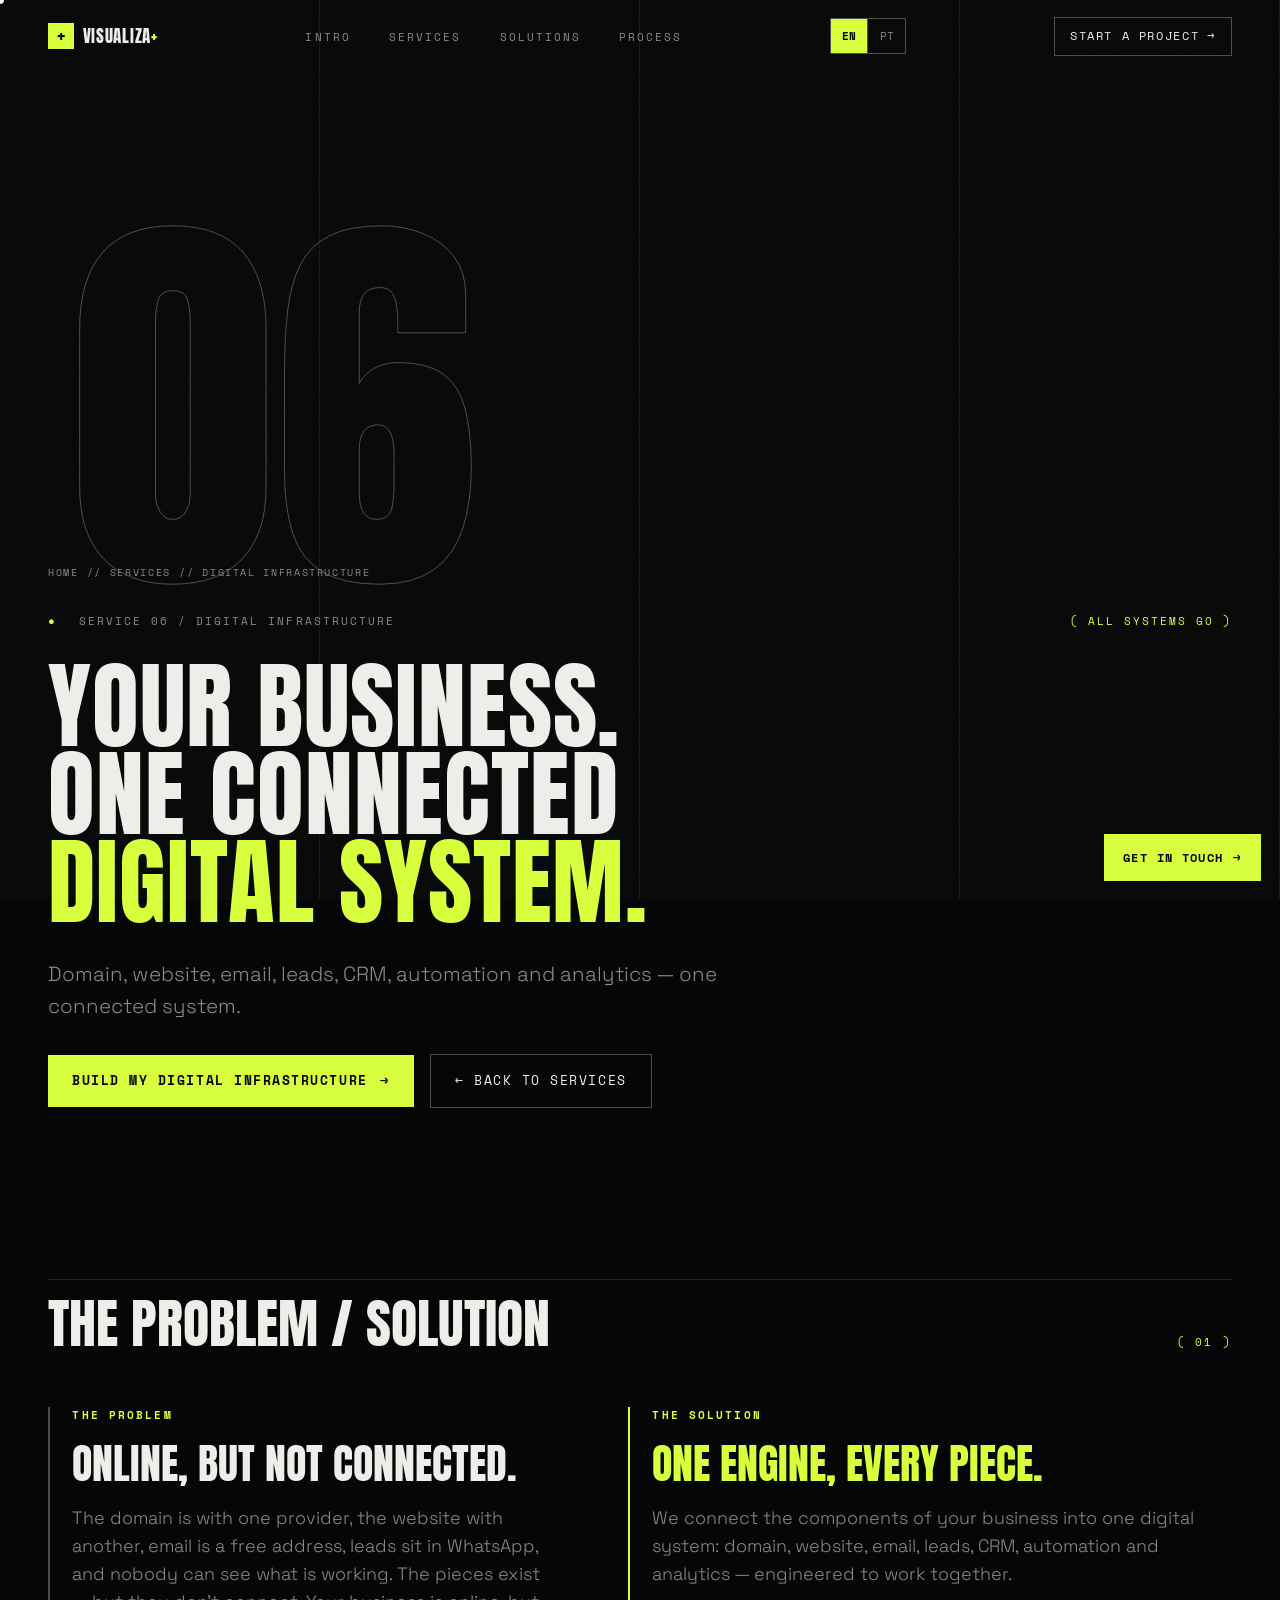
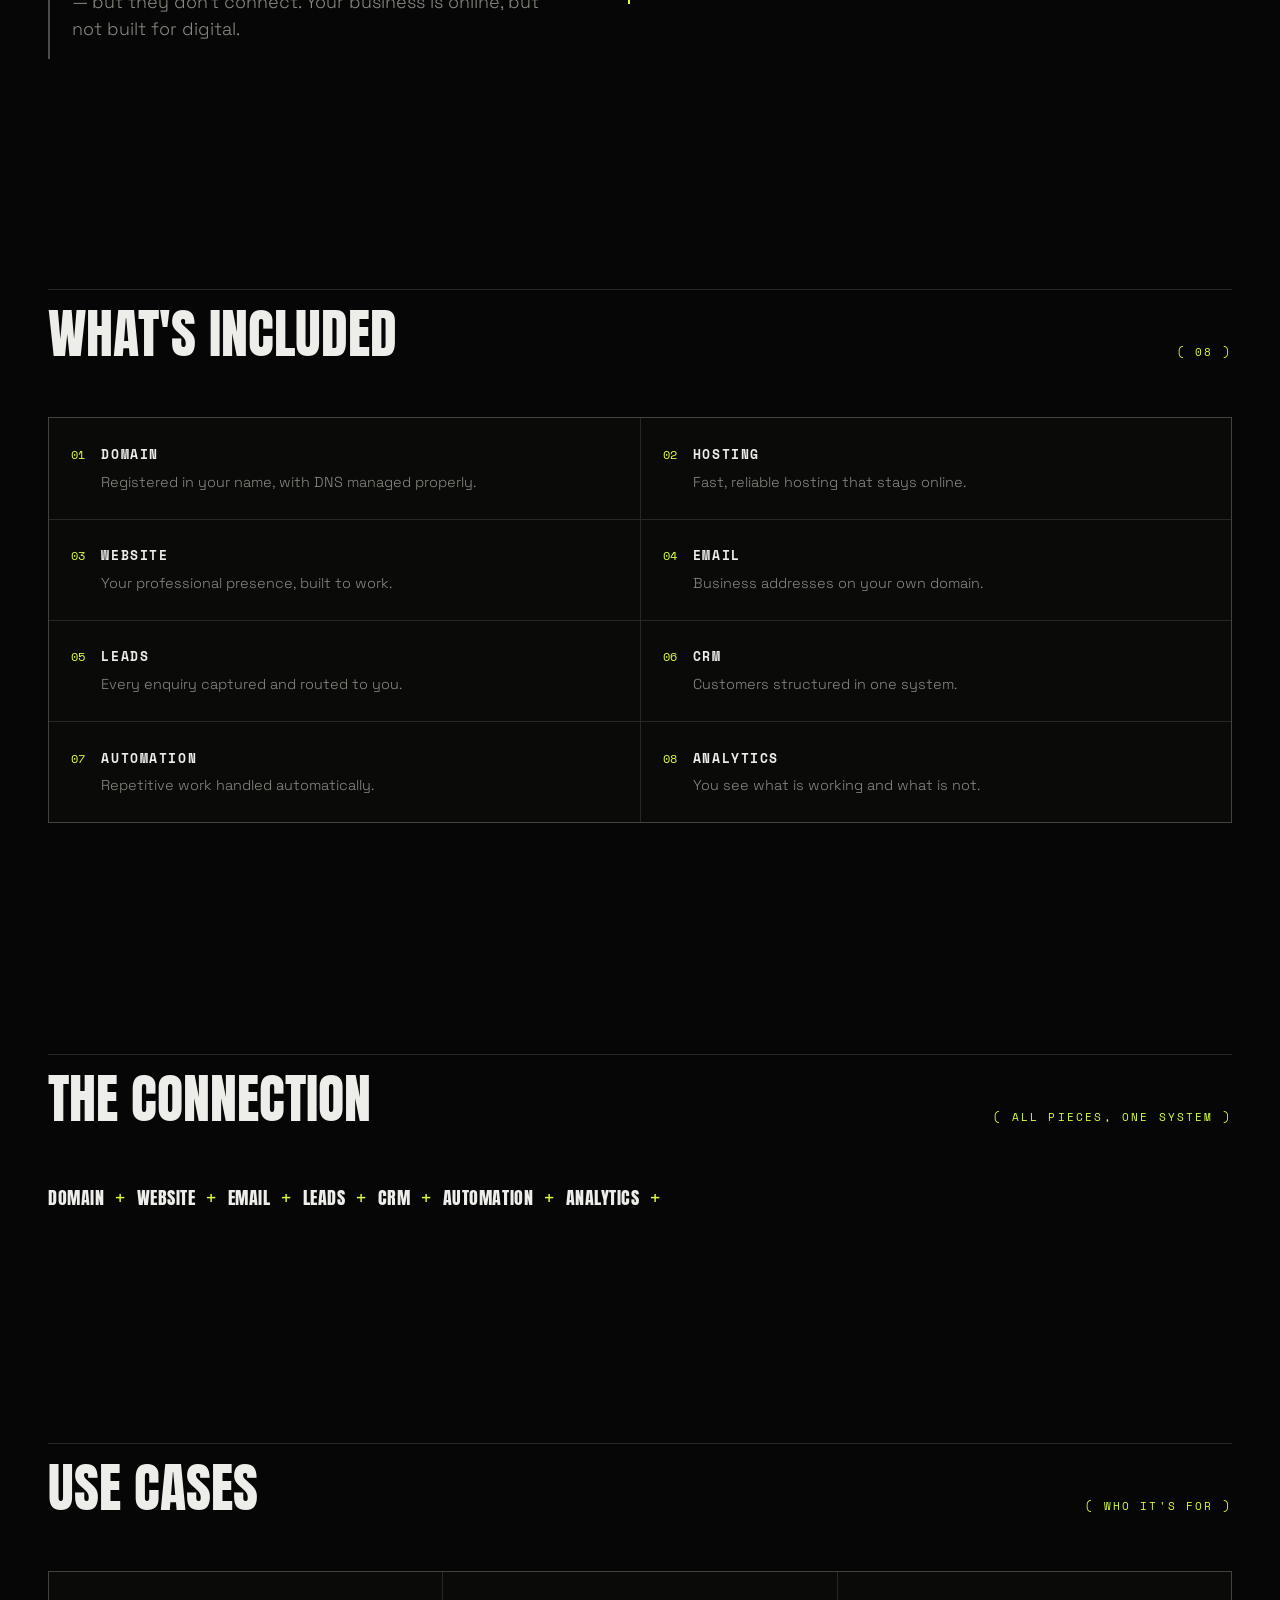
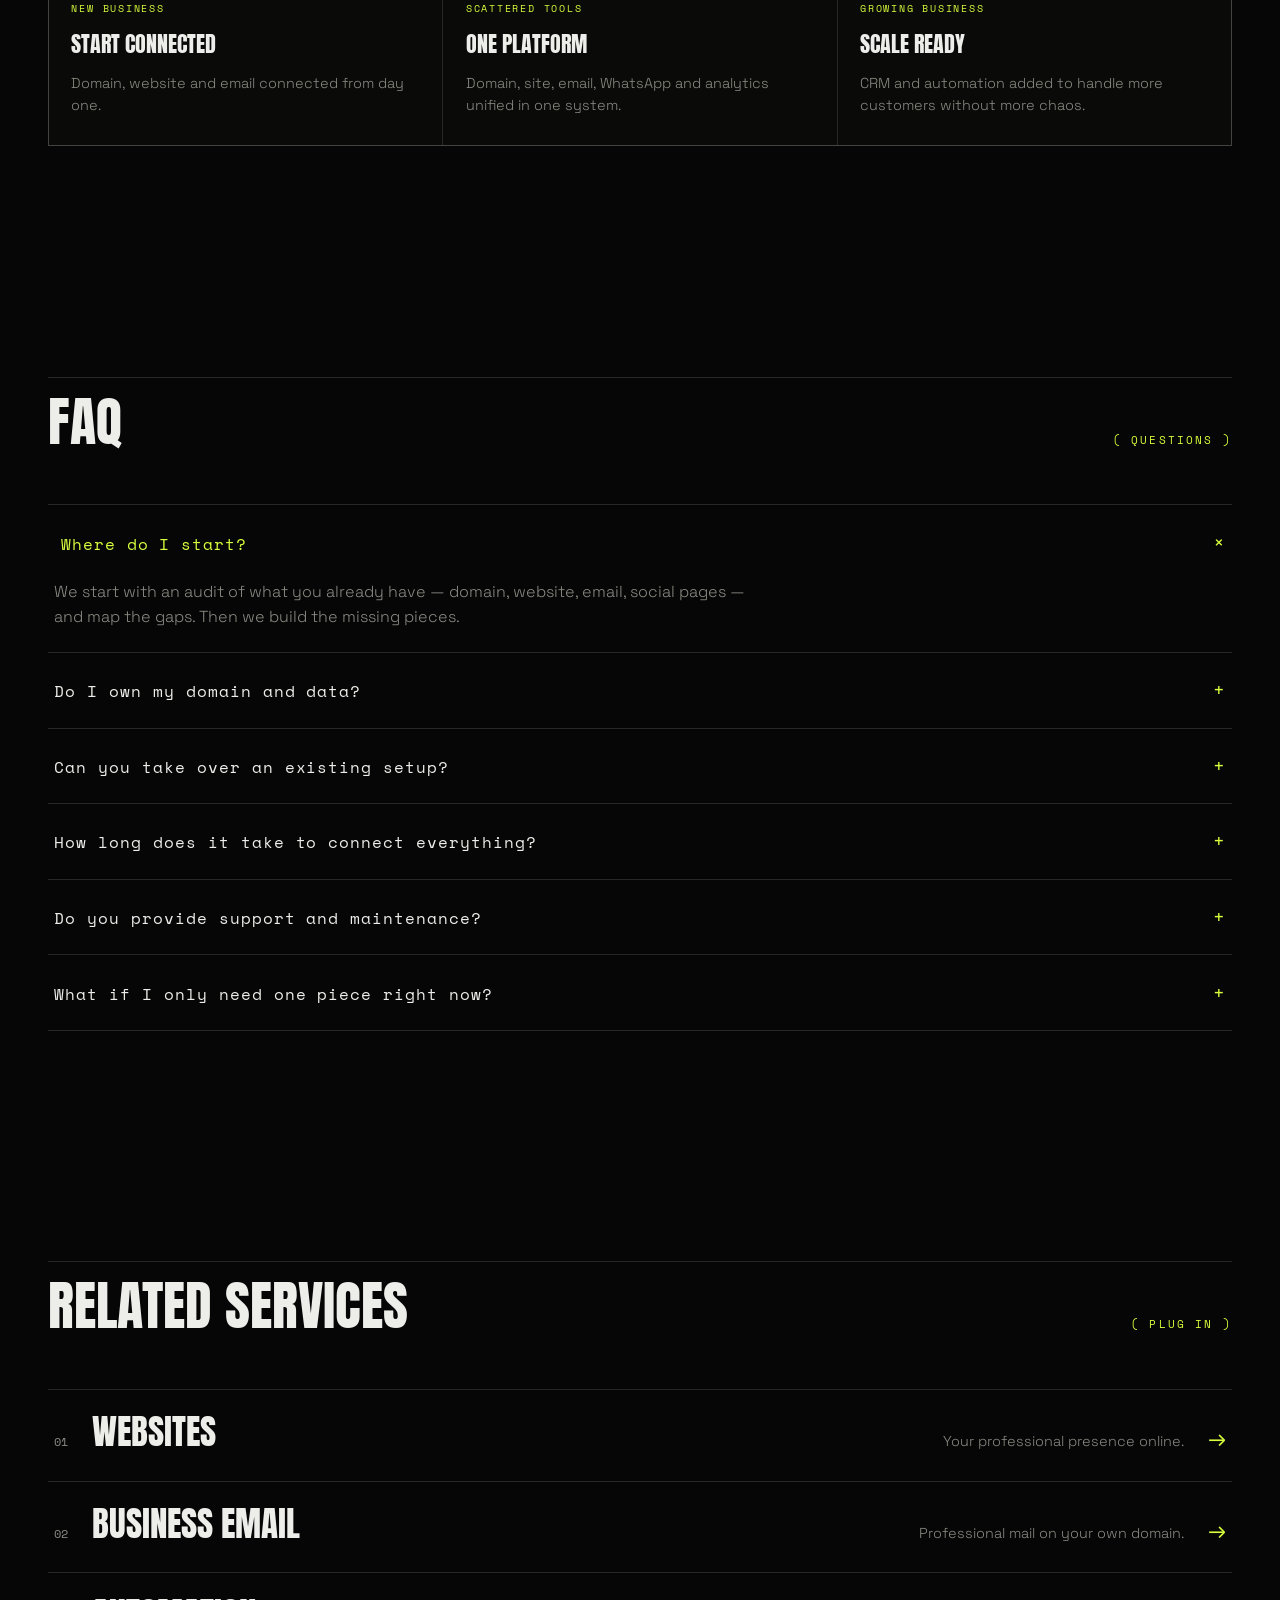
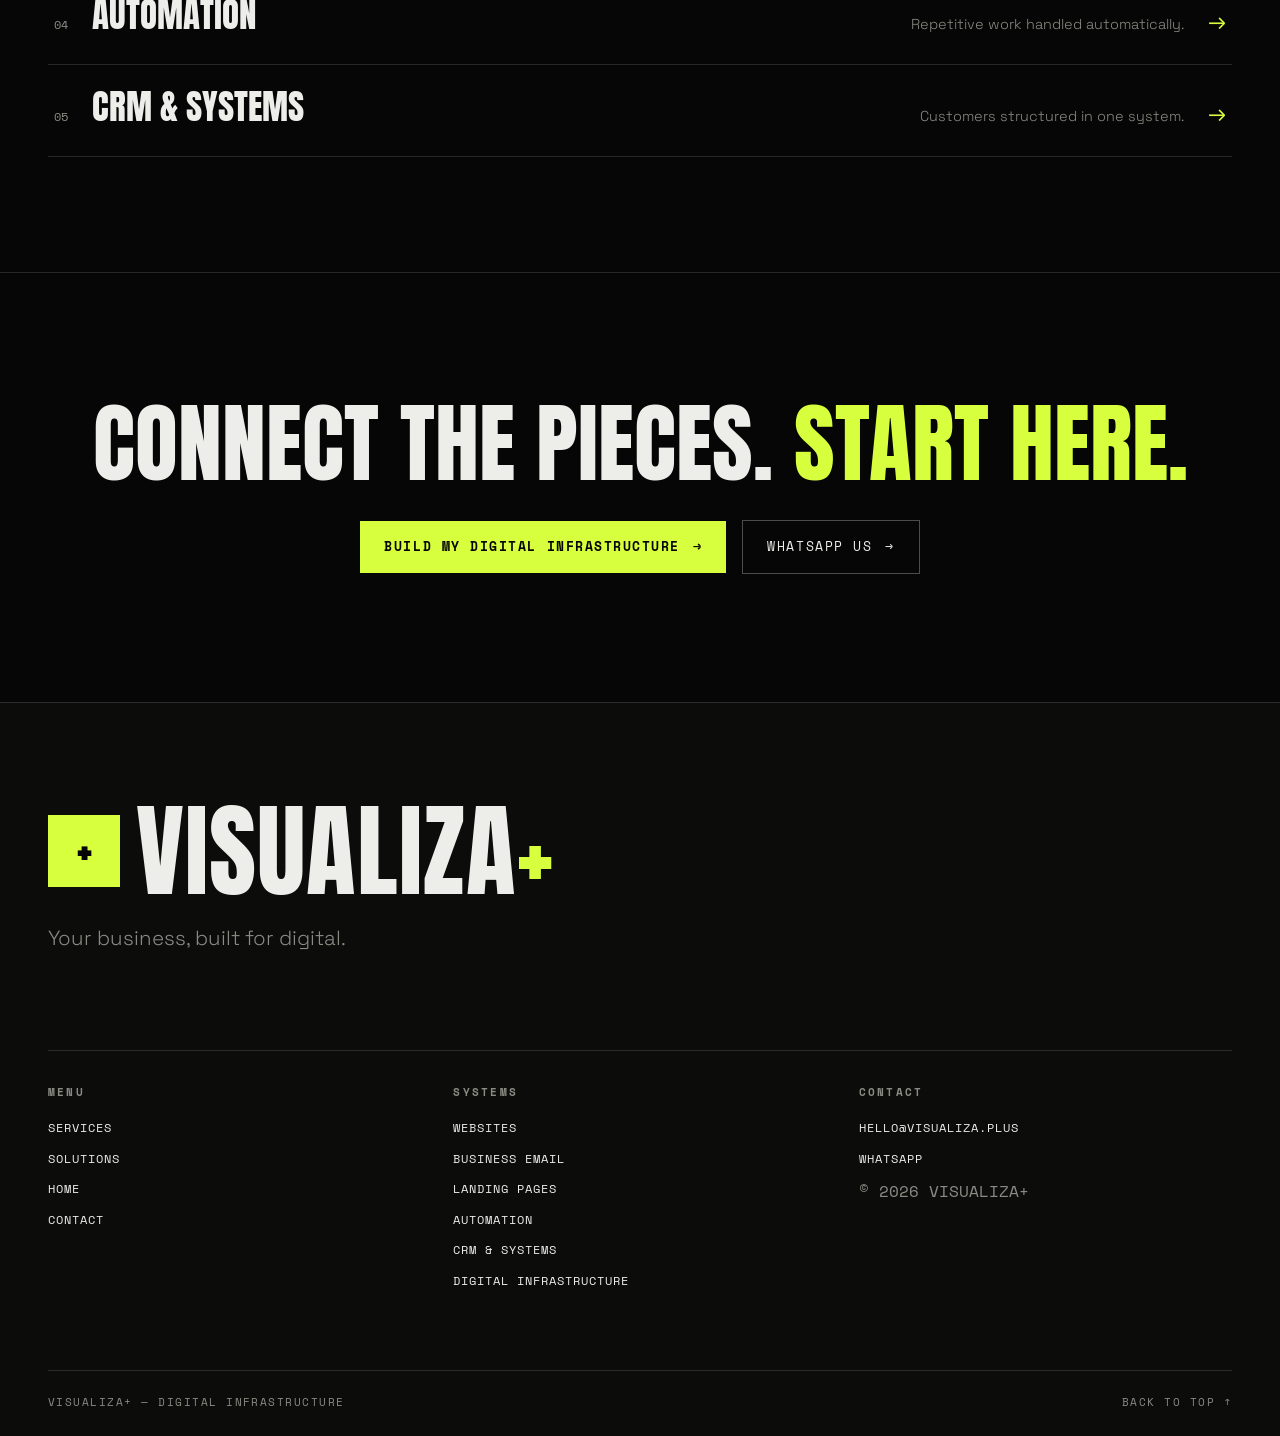
<file: digital-infrastructure/index.html>
<!DOCTYPE html>
<html lang="en">
<head>
<meta charset="UTF-8">
<meta name="viewport" content="width=device-width, initial-scale=1.0">
<title data-i18n="Digital Infrastructure for Business in Mozambique | Visualiza+">Digital Infrastructure for Business in Mozambique | Visualiza+</title>
<meta name="description" content="Domain, website, email, leads, CRM, automation and analytics — one connected digital system for your business. Built by Visualiza+." data-i18n-attr="content|Domain, website, email, leads, CRM, automation and analytics — one connected digital system for your business. Built by Visualiza+.">
<meta name="theme-color" content="#060606">
<link rel="canonical" href="https://visualizaplus.com/digital-infrastructure/">
<link rel="icon" type="image/svg+xml" href="/favicon.svg">
<link rel="apple-touch-icon" href="/apple-touch-icon.png">
<meta property="og:type" content="website">
<meta property="og:site_name" content="VISUALIZA+">
<meta property="og:title" content="Digital Infrastructure for Business in Mozambique | Visualiza+">
<meta property="og:description" content="Domain, website, email, leads, CRM, automation and analytics — one connected digital system for your business. Built by Visualiza+.">
<meta property="og:url" content="https://visualizaplus.com/digital-infrastructure/">
<meta property="og:image" content="https://visualizaplus.com/og-image.png">
<meta property="og:image:width" content="1200">
<meta property="og:image:height" content="630">
<meta property="og:locale" content="en_US">
<meta name="twitter:card" content="summary_large_image">
<meta name="twitter:title" content="Digital Infrastructure for Business in Mozambique | Visualiza+">
<meta name="twitter:description" content="Domain, website, email, leads, CRM, automation and analytics — one connected digital system for your business. Built by Visualiza+.">
<meta name="twitter:image" content="https://visualizaplus.com/og-image.png">
<link rel="preconnect" href="https://fonts.googleapis.com">
<link rel="preconnect" href="https://fonts.gstatic.com" crossorigin>
<link rel="preload" as="style" href="https://fonts.googleapis.com/css2?family=Anton&family=Space+Grotesk:wght@300;400;500;600;700&family=Space+Mono:ital,wght@0,400;0,700;1,400&display=swap">
<link href="https://fonts.googleapis.com/css2?family=Anton&family=Space+Grotesk:wght@300;400;500;600;700&family=Space+Mono:ital,wght@0,400;0,700;1,400&display=swap" rel="stylesheet">
<link rel="stylesheet" href="../css/style.css">
<script type="application/ld+json">
{
  "@context": "https://schema.org",
  "@type": "Organization",
  "name": "VISUALIZA+",
  "description": "Digital infrastructure for modern businesses.",
  "url": "https://visualizaplus.com/"
}
</script>
<script type="application/ld+json">
{
  "@context": "https://schema.org",
  "@type": "Service",
  "name": "Digital Infrastructure",
  "serviceType": "Digital Infrastructure",
  "description": "The connected layer of a business: domain, website, email, leads, CRM, automation and analytics engineered to work together.",
  "provider": {
    "@type": "Organization",
    "name": "VISUALIZA+",
    "url": "https://visualizaplus.com/"
  },
  "areaServed": { "@type": "Country", "name": "Mozambique" },
  "url": "https://visualizaplus.com/digital-infrastructure/"
}
</script>
<script type="application/ld+json">
{
  "@context": "https://schema.org",
  "@type": "BreadcrumbList",
  "itemListElement": [
    { "@type": "ListItem", "position": 1, "name": "Home", "item": "https://visualizaplus.com/" },
    { "@type": "ListItem", "position": 2, "name": "Services", "item": "https://visualizaplus.com/services/" },
    { "@type": "ListItem", "position": 3, "name": "Digital Infrastructure", "item": "https://visualizaplus.com/digital-infrastructure/" }
  ]
}
</script>
<script type="application/ld+json">
{
  "@context": "https://schema.org",
  "@type": "FAQPage",
  "mainEntity": [
    {
      "@type": "Question",
      "name": "Where do I start?",
      "acceptedAnswer": { "@type": "Answer", "text": "We start with an audit of what you already have — domain, website, email, social pages — and map the gaps. Then we build the missing pieces." }
    },
    {
      "@type": "Question",
      "name": "Do I own my domain and data?",
      "acceptedAnswer": { "@type": "Answer", "text": "Yes. Everything is registered in your name and belongs to your business. We manage it, but you own it." }
    },
    {
      "@type": "Question",
      "name": "Can you take over an existing setup?",
      "acceptedAnswer": { "@type": "Answer", "text": "Yes. We can migrate your domain, website and email with minimal disruption and connect the pieces properly." }
    },
    {
      "@type": "Question",
      "name": "How long does it take to connect everything?",
      "acceptedAnswer": { "@type": "Answer", "text": "Most businesses are fully connected within 2 to 4 weeks. We build in stages so nothing blocks your operations." }
    },
    {
      "@type": "Question",
      "name": "Do you provide support and maintenance?",
      "acceptedAnswer": { "@type": "Answer", "text": "Yes. We monitor your systems, keep them secure and make sure everything stays online." }
    },
    {
      "@type": "Question",
      "name": "What if I only need one piece right now?",
      "acceptedAnswer": { "@type": "Answer", "text": "That's fine. Every service works alone and connects later. You can start with a website or email and add the rest when you're ready." }
    }
  ]
}
</script>
</head>
<body class="no-js">

<script>document.documentElement.classList.add('js');document.body.classList.remove('no-js');</script>

<!-- ============ LOADER ============ -->
<div id="loader" aria-hidden="true">
  <div class="loader-grid">
    <div class="loader-monobrand">VISUALIZA+</div>
    <div class="loader-line"><div class="loader-line-fill" id="loaderFill"></div></div>
    <div class="loader-meta">
      <span>BOOTING DIGITAL INFRASTRUCTURE</span>
      <span id="loaderPct">00%</span>
    </div>
  </div>
</div>

<!-- ============ CURSOR ============ -->
<div class="cursor" id="cursorDot" aria-hidden="true"></div>
<div class="cursor cursor-ring" id="cursorRing" aria-hidden="true"></div>

<!-- ============ SCROLL PROGRESS ============ -->
<div class="progress" aria-hidden="true"><span id="progressBar"></span></div>

<!-- ============ NAV ============ -->
<header class="nav" id="nav">
  <a class="nav-brand" href="../index.html#top" data-hover>
    <span class="nav-brand-plus">+</span>
    <span class="nav-brand-text">VISUALIZA<span class="acid">+</span></span>
  </a>
  <nav class="nav-links" aria-label="Primary">
    <a href="../index.html#intro" data-hover><span data-i18n="INTRO">INTRO</span></a>
    <a href="../services/" data-hover><span data-i18n="SERVICES">SERVICES</span></a>
    <a href="../index.html#solutions" data-hover><span data-i18n="SOLUTIONS">SOLUTIONS</span></a>
    <a href="../index.html#process" data-hover><span data-i18n="PROCESS">PROCESS</span></a>
  </nav>
  <div class="lang-switch" role="group" aria-label="Language">
    <button type="button" class="lang-btn" data-lang="en">EN</button>
    <button type="button" class="lang-btn" data-lang="pt">PT</button>
  </div>
    <button type="button" class="nav-burger" id="navBurger" aria-label="Menu" aria-expanded="false" aria-controls="mnav"><span></span></button>
  <button type="button" class="nav-cta" data-open-modal data-hover><span data-i18n="START A PROJECT">START A PROJECT</span> <span class="arr">→</span></button>
</header>

<main id="top">

  <!-- ============ HERO ============ -->
  <section class="sv-hero">
    <div class="sv-hero-bg" aria-hidden="true">06</div>
    <nav class="sv-breadcrumbs reveal" aria-label="Breadcrumb">
      <a href="../index.html">HOME</a><span>//</span><a href="../services/">SERVICES</a><span>//</span><span data-i18n="DIGITAL INFRASTRUCTURE">DIGITAL INFRASTRUCTURE</span>
    </nav>
    <div class="sv-meta reveal">
      <span class="dot">●</span>
      <span data-i18n="SERVICE 06 / DIGITAL INFRASTRUCTURE">SERVICE 06 / DIGITAL INFRASTRUCTURE</span>
      <span class="sv-meta-right mono" data-i18n="( ALL SYSTEMS GO )">( ALL SYSTEMS GO )</span>
    </div>
    <h1 class="sv-title">
      <span class="line-wrap"><span class="js-lines" data-i18n="YOUR BUSINESS.">YOUR BUSINESS.</span></span>
      <span class="line-wrap"><span class="js-lines" data-d="100" data-i18n="ONE CONNECTED">ONE CONNECTED</span></span>
      <span class="line-wrap"><span class="js-lines" data-d="200"><em data-i18n="DIGITAL SYSTEM.">DIGITAL SYSTEM.</em></span></span>
    </h1>
    
    <p class="sv-lead reveal" data-d="400" data-i18n="Domain, website, email, leads, CRM, automation and analytics — one connected system.">Domain, website, email, leads, CRM, automation and analytics — one connected system.</p>
    <div class="sv-actions reveal" data-d="500">
      <button type="button" class="btn btn-primary" data-open-modal data-hover><span data-i18n="BUILD MY DIGITAL INFRASTRUCTURE">BUILD MY DIGITAL INFRASTRUCTURE</span> <span class="arr">→</span></button>
      <a class="btn btn-ghost" href="../services/" data-hover><span data-i18n="← BACK TO SERVICES">← BACK TO SERVICES</span></a>
    </div>
  </section>

  <!-- ============ PROBLEM / SOLUTION ============ -->
  <section class="sv-section">
    <div class="sv-section-head reveal">
      <h2 class="sv-section-title" data-i18n="THE PROBLEM / SOLUTION">THE PROBLEM / SOLUTION</h2>
      <span class="sv-section-index mono" data-i18n="( 01 )">( 01 )</span>
    </div>
    <div class="sv-split">
      <div class="sv-block sv-problem reveal">
        <span class="sv-split-label mono"><b data-i18n="THE PROBLEM">THE PROBLEM</b></span>
        <p class="sv-big" data-i18n="ONLINE, BUT NOT CONNECTED.">ONLINE, BUT NOT CONNECTED.</p>
        <p data-i18n="The domain is with one provider, the website with another, email is a free address, leads sit in WhatsApp, and nobody can see what is working. The pieces exist — but they don't connect. Your business is online, but not built for digital.">The domain is with one provider, the website with another, email is a free address, leads sit in WhatsApp, and nobody can see what is working. The pieces exist — but they don't connect. Your business is online, but not built for digital.</p>
      </div>
      <div class="sv-block sv-solution reveal" data-d="140">
        <span class="sv-split-label mono"><b data-i18n="THE SOLUTION">THE SOLUTION</b></span>
        <p class="sv-big" data-i18n="ONE ENGINE, EVERY PIECE.">ONE ENGINE, EVERY PIECE.</p>
        <p data-i18n="We connect the components of your business into one digital system: domain, website, email, leads, CRM, automation and analytics — engineered to work together.">We connect the components of your business into one digital system: domain, website, email, leads, CRM, automation and analytics — engineered to work together.</p>
      </div>
    </div>
  </section>

  <!-- ============ WHAT'S INCLUDED ============ -->
  <section class="sv-section">
    <div class="sv-section-head reveal">
      <h2 class="sv-section-title" data-i18n="WHAT'S INCLUDED">WHAT'S INCLUDED</h2>
      <span class="sv-section-index mono">( 08 )</span>
    </div>
    <div class="sv-inc-grid">
      <div class="sv-inc-item reveal">
        <span class="sv-inc-num mono">01</span>
        <div class="sv-inc-body">
          <h3 data-i18n="DOMAIN">DOMAIN</h3>
          <p data-i18n="Registered in your name, with DNS managed properly.">Registered in your name, with DNS managed properly.</p>
        </div>
      </div>
      <div class="sv-inc-item reveal">
        <span class="sv-inc-num mono">02</span>
        <div class="sv-inc-body">
          <h3 data-i18n="HOSTING">HOSTING</h3>
          <p data-i18n="Fast, reliable hosting that stays online.">Fast, reliable hosting that stays online.</p>
        </div>
      </div>
      <div class="sv-inc-item reveal">
        <span class="sv-inc-num mono">03</span>
        <div class="sv-inc-body">
          <h3 data-i18n="WEBSITE">WEBSITE</h3>
          <p data-i18n="Your professional presence, built to work.">Your professional presence, built to work.</p>
        </div>
      </div>
      <div class="sv-inc-item reveal">
        <span class="sv-inc-num mono">04</span>
        <div class="sv-inc-body">
          <h3 data-i18n="EMAIL">EMAIL</h3>
          <p data-i18n="Business addresses on your own domain.">Business addresses on your own domain.</p>
        </div>
      </div>
      <div class="sv-inc-item reveal">
        <span class="sv-inc-num mono">05</span>
        <div class="sv-inc-body">
          <h3 data-i18n="LEADS">LEADS</h3>
          <p data-i18n="Every enquiry captured and routed to you.">Every enquiry captured and routed to you.</p>
        </div>
      </div>
      <div class="sv-inc-item reveal">
        <span class="sv-inc-num mono">06</span>
        <div class="sv-inc-body">
          <h3 data-i18n="CRM">CRM</h3>
          <p data-i18n="Customers structured in one system.">Customers structured in one system.</p>
        </div>
      </div>
      <div class="sv-inc-item reveal">
        <span class="sv-inc-num mono">07</span>
        <div class="sv-inc-body">
          <h3 data-i18n="AUTOMATION">AUTOMATION</h3>
          <p data-i18n="Repetitive work handled automatically.">Repetitive work handled automatically.</p>
        </div>
      </div>
      <div class="sv-inc-item reveal">
        <span class="sv-inc-num mono">08</span>
        <div class="sv-inc-body">
          <h3 data-i18n="ANALYTICS">ANALYTICS</h3>
          <p data-i18n="You see what is working and what is not.">You see what is working and what is not.</p>
        </div>
      </div>
    </div>
  </section>

  <!-- ============ SEQUENCE / DIAGRAM ============ -->
  <section class="sv-section">
    <div class="sv-section-head reveal">
      <h2 class="sv-section-title" data-i18n="THE CONNECTION">THE CONNECTION</h2>
      <span class="sv-section-index mono" data-i18n="( ALL PIECES, ONE SYSTEM )">( ALL PIECES, ONE SYSTEM )</span>
    </div>
<div class="sv-formula reveal" role="img" aria-label="Digital infrastructure formula: domain plus website plus email plus leads plus CRM plus automation plus analytics">
      <span><b data-i18n="DOMAIN">DOMAIN</b></span> <span class="sv-op">+</span>
      <a href="../websites/"><b data-i18n="WEBSITE">WEBSITE</b></a> <span class="sv-op">+</span>
      <a href="../business-email/"><b data-i18n="EMAIL">EMAIL</b></a> <span class="sv-op">+</span>
      <a href="../landing-pages/"><b data-i18n="LEADS">LEADS</b></a> <span class="sv-op">+</span>
      <a href="../crm-systems/"><b data-i18n="CRM">CRM</b></a> <span class="sv-op">+</span>
      <a href="../automation/"><b data-i18n="AUTOMATION">AUTOMATION</b></a> <span class="sv-op">+</span>
      <span><b data-i18n="ANALYTICS">ANALYTICS</b></span> <span class="sv-op">+</span>
    </div>
  </section>

  <!-- ============ USE CASES ============ -->
  <section class="sv-section">
    <div class="sv-section-head reveal">
      <h2 class="sv-section-title" data-i18n="USE CASES">USE CASES</h2>
      <span class="sv-section-index mono" data-i18n="( WHO IT'S FOR )">( WHO IT'S FOR )</span>
    </div>
    <div class="sv-cases">
<article class="sv-case reveal">
        <span class="sv-case-tag mono" data-i18n="NEW BUSINESS">NEW BUSINESS</span>
        <h3 data-i18n="START CONNECTED">START CONNECTED</h3>
        <p data-i18n="Domain, website and email connected from day one.">Domain, website and email connected from day one.</p>
        
      </article>
<article class="sv-case reveal">
        <span class="sv-case-tag mono" data-i18n="SCATTERED TOOLS">SCATTERED TOOLS</span>
        <h3 data-i18n="ONE PLATFORM">ONE PLATFORM</h3>
        <p data-i18n="Domain, site, email, WhatsApp and analytics unified in one system.">Domain, site, email, WhatsApp and analytics unified in one system.</p>
        
      </article>
<article class="sv-case reveal">
        <span class="sv-case-tag mono" data-i18n="GROWING BUSINESS">GROWING BUSINESS</span>
        <h3 data-i18n="SCALE READY">SCALE READY</h3>
        <p data-i18n="CRM and automation added to handle more customers without more chaos.">CRM and automation added to handle more customers without more chaos.</p>
        
      </article>
    </div>
  </section>

  <!-- ============ FAQ ============ -->
  <section class="sv-section">
    <div class="sv-section-head reveal">
      <h2 class="sv-section-title" data-i18n="FAQ">FAQ</h2>
      <span class="sv-section-index mono" data-i18n="( QUESTIONS )">( QUESTIONS )</span>
    </div>
    <div class="sv-faq">
<details class="reveal" open>
        <summary data-i18n="Where do I start?">Where do I start?</summary>
        <p data-i18n="We start with an audit of what you already have — domain, website, email, social pages — and map the gaps. Then we build the missing pieces.">We start with an audit of what you already have — domain, website, email, social pages — and map the gaps. Then we build the missing pieces.</p>
      </details>
<details class="reveal">
        <summary data-i18n="Do I own my domain and data?">Do I own my domain and data?</summary>
        <p data-i18n="Yes. Everything is registered in your name and belongs to your business. We manage it, but you own it.">Yes. Everything is registered in your name and belongs to your business. We manage it, but you own it.</p>
      </details>
<details class="reveal">
        <summary data-i18n="Can you take over an existing setup?">Can you take over an existing setup?</summary>
        <p data-i18n="Yes. We can migrate your domain, website and email with minimal disruption and connect the pieces properly.">Yes. We can migrate your domain, website and email with minimal disruption and connect the pieces properly.</p>
      </details>
<details class="reveal">
        <summary data-i18n="How long does it take to connect everything?">How long does it take to connect everything?</summary>
        <p data-i18n="Most businesses are fully connected within 2 to 4 weeks. We build in stages so nothing blocks your operations.">Most businesses are fully connected within 2 to 4 weeks. We build in stages so nothing blocks your operations.</p>
      </details>
<details class="reveal">
        <summary data-i18n="Do you provide support and maintenance?">Do you provide support and maintenance?</summary>
        <p data-i18n="Yes. We monitor your systems, keep them secure and make sure everything stays online.">Yes. We monitor your systems, keep them secure and make sure everything stays online.</p>
      </details>
<details class="reveal">
        <summary data-i18n="What if I only need one piece right now?">What if I only need one piece right now?</summary>
        <p data-i18n="That's fine. Every service works alone and connects later. You can start with a website or email and add the rest when you're ready.">That's fine. Every service works alone and connects later. You can start with a website or email and add the rest when you're ready.</p>
      </details>
    </div>
  </section>

  <!-- ============ RELATED SERVICES ============ -->
  <section class="sv-section">
    <div class="sv-section-head reveal">
      <h2 class="sv-section-title" data-i18n="RELATED SERVICES">RELATED SERVICES</h2>
      <span class="sv-section-index mono" data-i18n="( PLUG IN )">( PLUG IN )</span>
    </div>
    <div class="sv-related">
<a class="sv-rel reveal" href="../websites/" data-hover>
        <span class="sv-rel-num mono">01</span>
        <span class="sv-rel-name" data-i18n="WEBSITES">WEBSITES</span>
        <span class="sv-rel-desc" data-i18n="Your professional presence online.">Your professional presence online.</span>
        <span class="sv-rel-arrow">→</span>
      </a>
<a class="sv-rel reveal" href="../business-email/" data-hover>
        <span class="sv-rel-num mono">02</span>
        <span class="sv-rel-name" data-i18n="BUSINESS EMAIL">BUSINESS EMAIL</span>
        <span class="sv-rel-desc" data-i18n="Professional mail on your own domain.">Professional mail on your own domain.</span>
        <span class="sv-rel-arrow">→</span>
      </a>
<a class="sv-rel reveal" href="../automation/" data-hover>
        <span class="sv-rel-num mono">04</span>
        <span class="sv-rel-name" data-i18n="AUTOMATION">AUTOMATION</span>
        <span class="sv-rel-desc" data-i18n="Repetitive work handled automatically.">Repetitive work handled automatically.</span>
        <span class="sv-rel-arrow">→</span>
      </a>
<a class="sv-rel reveal" href="../crm-systems/" data-hover>
        <span class="sv-rel-num mono">05</span>
        <span class="sv-rel-name" data-i18n="CRM & SYSTEMS">CRM & SYSTEMS</span>
        <span class="sv-rel-desc" data-i18n="Customers structured in one system.">Customers structured in one system.</span>
        <span class="sv-rel-arrow">→</span>
      </a>
    </div>
  </section>

  <!-- ============ CTA ============ -->
  <section class="sv-cta">
    <h2 class="reveal">CONNECT THE PIECES. <em data-i18n="START HERE.">START HERE.</em></h2>
    <div class="sv-actions reveal" data-d="120">
      <button type="button" class="btn btn-primary" data-open-modal data-hover><span data-i18n="BUILD MY DIGITAL INFRASTRUCTURE">BUILD MY DIGITAL INFRASTRUCTURE</span> <span class="arr">→</span></button>
      <a class="btn btn-ghost" href="https://wa.me/+258879771024" target="_blank" rel="noopener" data-hover><span data-i18n="WHATSAPP US">WHATSAPP US</span> <span class="arr">→</span></a>
    </div>
  </section>

</main>

<!-- ============ FLOATING CTA ============ -->
<button type="button" class="floating-cta" data-open-modal aria-label="Get in touch">
  <span data-i18n="GET IN TOUCH">GET IN TOUCH</span> <i>→</i>
</button>

<!-- ============ GET IN TOUCH MODAL ============ -->
<div class="modal-wrap" id="modalWrap" aria-hidden="true">
  <div class="modal-backdrop" data-close-modal></div>
  <div class="modal" role="dialog" aria-modal="true" aria-label="Get in touch">
    <button type="button" class="modal-close" data-close-modal aria-label="Close">✕</button>
    <div class="modal-meta mono">// VISUALIZA+ — <span data-i18n="PROJECT INTAKE">PROJECT INTAKE</span></div>
    <h2 class="modal-title" data-i18n="GET IN TOUCH">GET IN TOUCH</h2>
    <p class="modal-sub" data-i18n="Tell us what you need. We reply on WhatsApp within 24 hours.">Tell us what you need. We reply on WhatsApp within 24 hours.</p>

    <form class="modal-form" id="contactForm" novalidate>
      <div class="field">
        <label class="field-label" for="fType" data-i18n="PROJECT TYPE">PROJECT TYPE</label>
        <select id="fType" name="type">
          <option value="Website" data-i18n="WEBSITE">WEBSITE</option>
          <option value="Business email" data-i18n="BUSINESS EMAIL">BUSINESS EMAIL</option>
          <option value="Landing page" data-i18n="LANDING PAGE">LANDING PAGE</option>
          <option value="Automation" data-i18n="AUTOMATION">AUTOMATION</option>
          <option value="CRM / System" data-i18n="CRM / SYSTEM">CRM / SYSTEM</option>
          <option value="Full digital system" data-i18n="FULL DIGITAL SYSTEM">FULL DIGITAL SYSTEM</option>
          <option value="Something else" data-i18n="SOMETHING ELSE">SOMETHING ELSE</option>
        </select>
      </div>
      <div class="field">
        <label class="field-label" for="fName" data-i18n="YOUR NAME">YOUR NAME</label>
        <input type="text" id="fName" name="name" autocomplete="name" placeholder="Full name" data-i18n-attr="placeholder|Full name">
      </div>
      <div class="field">
        <label class="field-label" for="fEmail" data-i18n="EMAIL">EMAIL</label>
        <input type="email" id="fEmail" name="email" autocomplete="email" placeholder="you@company.com" data-i18n-attr="placeholder|you@company.com">
      </div>
      <div class="field">
        <label class="field-label" for="fWhats" data-i18n="WHATSAPP">WHATSAPP</label>
        <input type="tel" id="fWhats" name="whatsapp" autocomplete="tel" placeholder="+258 …" data-i18n-attr="placeholder|+258 …">
      </div>
      <div class="field">
        <label class="field-label" for="fDetails" data-i18n="PROJECT DETAILS">PROJECT DETAILS</label>
        <textarea id="fDetails" name="details" rows="3" placeholder="A few lines about your project…" data-i18n-attr="placeholder|A few lines about your project…"></textarea>
      </div>
      <button type="submit" class="btn btn-primary modal-submit">
        <span data-i18n="SEND VIA WHATSAPP">SEND VIA WHATSAPP</span> <span class="arr">→</span>
      </button>
      <button type="button" class="btn btn-ghost modal-submit" id="sendEmailBtn">
        <span data-i18n="SEND VIA EMAIL">SEND VIA EMAIL</span> <span class="arr">→</span>
      </button>
      <p class="modal-note mono" data-i18n="WHATSAPP +258 87 977 1024">WHATSAPP +258 87 977 1024</p>
    </form>
  </div>
</div>

<!-- ============ FOOTER ============ -->
<footer class="footer" id="footer">
  <div class="footer-brand reveal">
    <span class="footer-plus">+</span>
    <span class="footer-word">VISUALIZA<span class="acid">+</span></span>
  </div>
  <p class="footer-tagline reveal" data-i18n="Your business, built for digital.">Your business, built for digital.</p>

  <div class="footer-grid">
    <div class="footer-col">
      <h4 class="mono" data-i18n="MENU">MENU</h4>
      <a href="../services/" data-hover><span data-i18n="SERVICES">SERVICES</span></a>
      <a href="../index.html#solutions" data-hover><span data-i18n="SOLUTIONS">SOLUTIONS</span></a>
      <a href="../index.html" data-hover><span data-i18n="HOME">HOME</span></a>
      <button type="button" data-open-modal data-hover><span data-i18n="CONTACT">CONTACT</span></button>
    </div>
    <div class="footer-col">
      <h4 class="mono" data-i18n="SYSTEMS">SYSTEMS</h4>
      <a href="../websites/" data-hover><span data-i18n="WEBSITES">WEBSITES</span></a>
      <a href="../business-email/" data-hover><span data-i18n="BUSINESS EMAIL">BUSINESS EMAIL</span></a>
      <a href="../landing-pages/" data-hover><span data-i18n="LANDING PAGES">LANDING PAGES</span></a>
      <a href="../automation/" data-hover><span data-i18n="AUTOMATION">AUTOMATION</span></a>
      <a href="../crm-systems/" data-hover><span data-i18n="CRM &amp; SYSTEMS">CRM &amp; SYSTEMS</span></a>
      <a href="../digital-infrastructure/" data-hover><span data-i18n="DIGITAL INFRASTRUCTURE">DIGITAL INFRASTRUCTURE</span></a>
    </div>
    <div class="footer-col">
      <h4 class="mono" data-i18n="CONTACT">CONTACT</h4>
      <a href="mailto:hello@visualiza.plus" data-hover>HELLO@VISUALIZA.PLUS</a>
      <a href="https://wa.me/+258879771024" data-hover target="_blank" rel="noopener" aria-label="Chat with VISUALIZA+ on WhatsApp">WHATSAPP</a>
      <span class="mono dim">&copy; 2026 VISUALIZA+</span>
    </div>
  </div>

  <div class="footer-base">
    <span class="mono">VISUALIZA+ — <span data-i18n="DIGITAL INFRASTRUCTURE">DIGITAL INFRASTRUCTURE</span></span>
    <a class="mono" href="#top" data-hover><span data-i18n="BACK TO TOP">BACK TO TOP</span> ↑</a>
  </div>
</footer>

<script src="../js/main.js"></script>
</body>
</html>
</file>
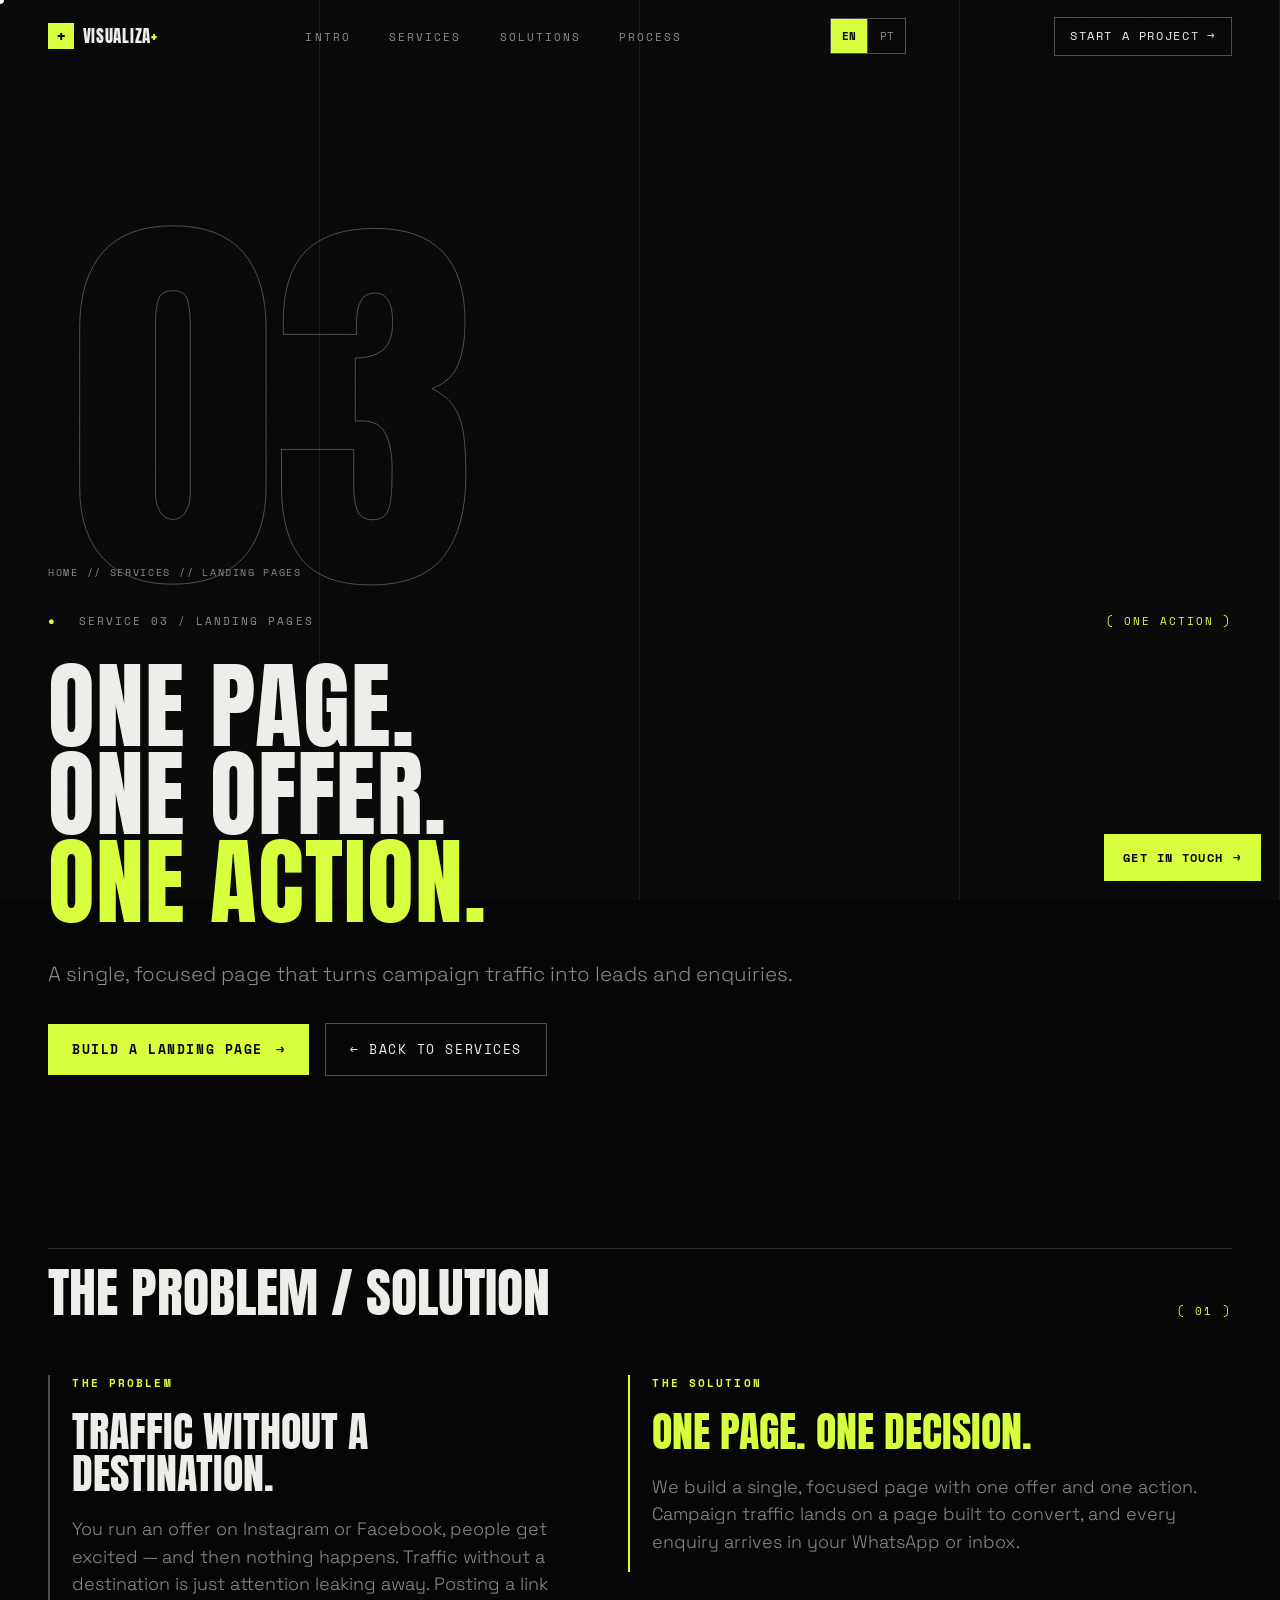
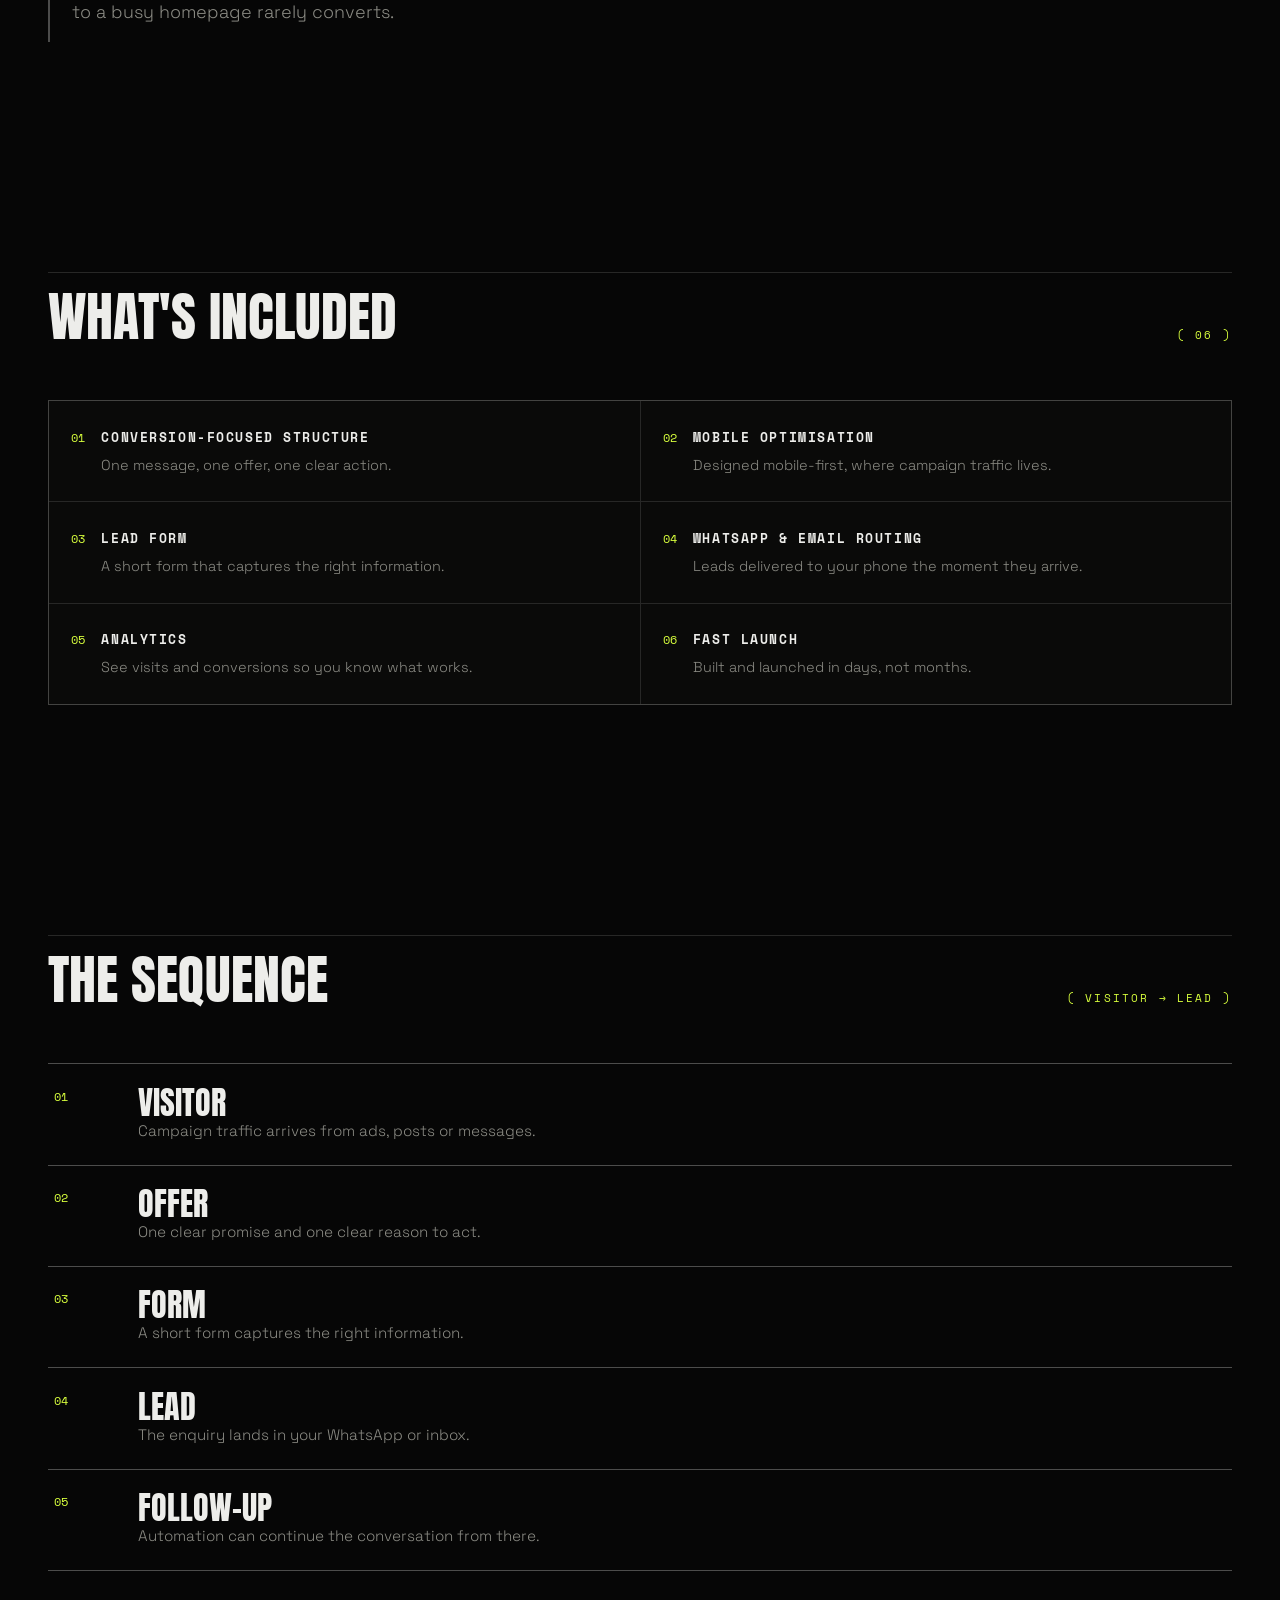
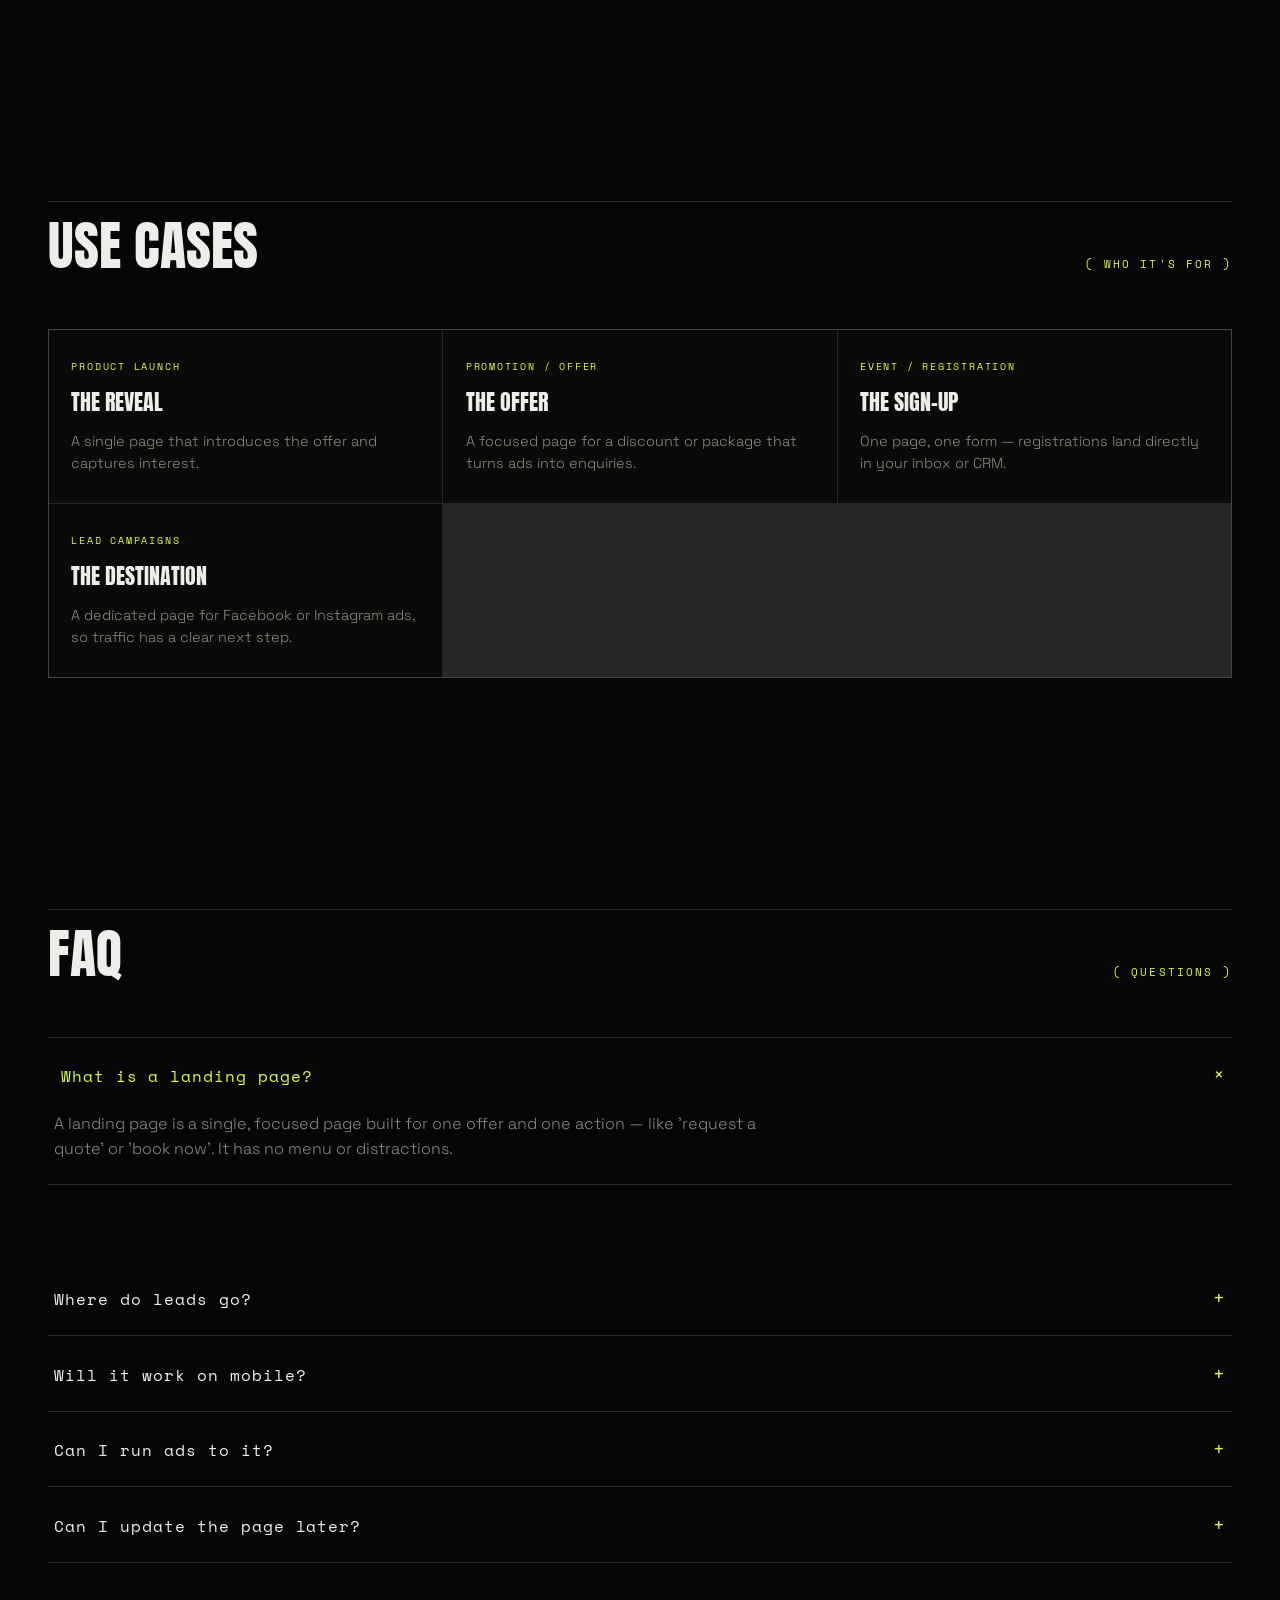
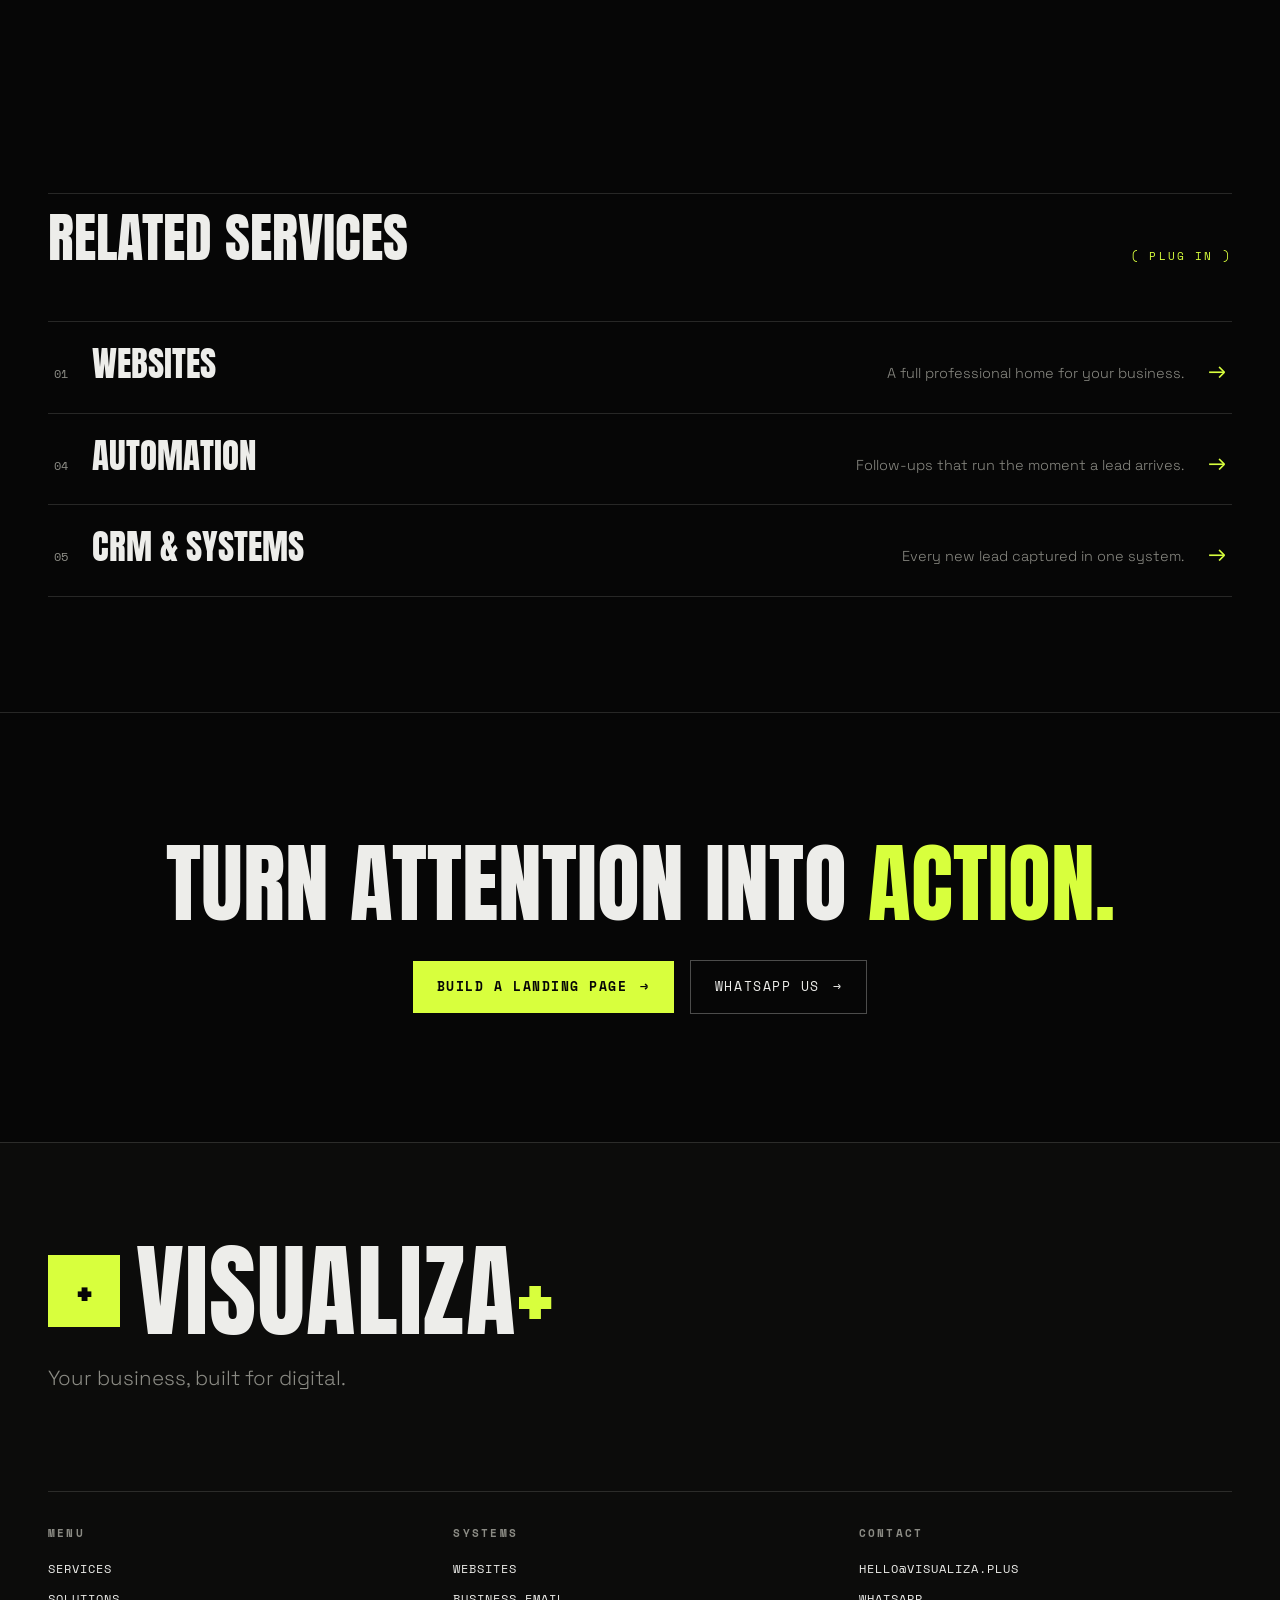
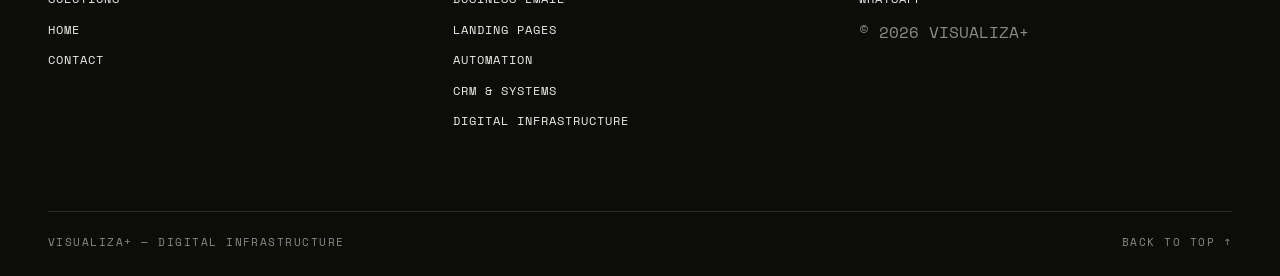
<file: landing-pages/index.html>
<!DOCTYPE html>
<html lang="en">
<head>
<meta charset="UTF-8">
<meta name="viewport" content="width=device-width, initial-scale=1.0">
<title data-i18n="High-Converting Landing Pages in Mozambique | Visualiza+">High-Converting Landing Pages in Mozambique | Visualiza+</title>
<meta name="description" content="One page. One offer. One action. Campaign and launch pages engineered for conversion, mobile-optimised and tracked with analytics — built by Visualiza+." data-i18n-attr="content|One page. One offer. One action. Campaign and launch pages engineered for conversion, mobile-optimised and tracked with analytics — built by Visualiza+.">
<meta name="theme-color" content="#060606">
<link rel="canonical" href="https://visualizaplus.com/landing-pages/">
<link rel="icon" type="image/svg+xml" href="/favicon.svg">
<link rel="apple-touch-icon" href="/apple-touch-icon.png">
<meta property="og:type" content="website">
<meta property="og:site_name" content="VISUALIZA+">
<meta property="og:title" content="High-Converting Landing Pages in Mozambique | Visualiza+">
<meta property="og:description" content="One page. One offer. One action. Campaign and launch pages engineered for conversion, mobile-optimised and tracked with analytics — built by Visualiza+.">
<meta property="og:url" content="https://visualizaplus.com/landing-pages/">
<meta property="og:image" content="https://visualizaplus.com/og-image.png">
<meta property="og:image:width" content="1200">
<meta property="og:image:height" content="630">
<meta property="og:locale" content="en_US">
<meta name="twitter:card" content="summary_large_image">
<meta name="twitter:title" content="High-Converting Landing Pages in Mozambique | Visualiza+">
<meta name="twitter:description" content="One page. One offer. One action. Campaign and launch pages engineered for conversion, mobile-optimised and tracked with analytics — built by Visualiza+.">
<meta name="twitter:image" content="https://visualizaplus.com/og-image.png">
<link rel="preconnect" href="https://fonts.googleapis.com">
<link rel="preconnect" href="https://fonts.gstatic.com" crossorigin>
<link rel="preload" as="style" href="https://fonts.googleapis.com/css2?family=Anton&family=Space+Grotesk:wght@300;400;500;600;700&family=Space+Mono:ital,wght@0,400;0,700;1,400&display=swap">
<link href="https://fonts.googleapis.com/css2?family=Anton&family=Space+Grotesk:wght@300;400;500;600;700&family=Space+Mono:ital,wght@0,400;0,700;1,400&display=swap" rel="stylesheet">
<link rel="stylesheet" href="../css/style.css">
<script type="application/ld+json">
{
  "@context": "https://schema.org",
  "@type": "Organization",
  "name": "VISUALIZA+",
  "description": "Digital infrastructure for modern businesses.",
  "url": "https://visualizaplus.com/"
}
</script>
<script type="application/ld+json">
{
  "@context": "https://schema.org",
  "@type": "Service",
  "name": "Landing Page Design & Development",
  "serviceType": "Landing Pages",
  "description": "Single, conversion-focused campaign pages engineered to turn traffic into leads, mobile-optimised and tracked with analytics.",
  "provider": {
    "@type": "Organization",
    "name": "VISUALIZA+",
    "url": "https://visualizaplus.com/"
  },
  "areaServed": { "@type": "Country", "name": "Mozambique" },
  "url": "https://visualizaplus.com/landing-pages/"
}
</script>
<script type="application/ld+json">
{
  "@context": "https://schema.org",
  "@type": "BreadcrumbList",
  "itemListElement": [
    { "@type": "ListItem", "position": 1, "name": "Home", "item": "https://visualizaplus.com/" },
    { "@type": "ListItem", "position": 2, "name": "Services", "item": "https://visualizaplus.com/services/" },
    { "@type": "ListItem", "position": 3, "name": "Landing Pages", "item": "https://visualizaplus.com/landing-pages/" }
  ]
}
</script>
<script type="application/ld+json">
{
  "@context": "https://schema.org",
  "@type": "FAQPage",
  "mainEntity": [
    {
      "@type": "Question",
      "name": "What is a landing page?",
      "acceptedAnswer": { "@type": "Answer", "text": "A landing page is a single, focused page built for one offer and one action — like 'request a quote' or 'book now'. It has no menu or distractions." }
    },
    {
      "@type": "Question",
      "name": "How is it different from a full website?",
      "acceptedAnswer": { "@type": "Answer", "text": "A website presents your whole business. A landing page drives one decision. They work together: campaigns send traffic to the landing page." }
    },
    {
      "@type": "Question",
      "name": "Where do leads go?",
      "acceptedAnswer": { "@type": "Answer", "text": "Every form submission can go straight to your WhatsApp, email or CRM. You choose where you want to receive them." }
    },
    {
      "@type": "Question",
      "name": "Will it work on mobile?",
      "acceptedAnswer": { "@type": "Answer", "text": "Yes. Landing pages are designed mobile-first, because most campaign traffic in Mozambique comes from phones." }
    },
    {
      "@type": "Question",
      "name": "Can I run ads to it?",
      "acceptedAnswer": { "@type": "Answer", "text": "Yes. Landing pages are built to be fast-loading and focused, which makes them an effective destination for Facebook, Instagram and Google ads." }
    },
    {
      "@type": "Question",
      "name": "Can I update the page later?",
      "acceptedAnswer": { "@type": "Answer", "text": "Yes. We can update text, offers and images for you, or connect the page to a system you manage." }
    }
  ]
}
</script>
</head>
<body class="no-js">

<script>document.documentElement.classList.add('js');document.body.classList.remove('no-js');</script>

<!-- ============ LOADER ============ -->
<div id="loader" aria-hidden="true">
  <div class="loader-grid">
    <div class="loader-monobrand">VISUALIZA+</div>
    <div class="loader-line"><div class="loader-line-fill" id="loaderFill"></div></div>
    <div class="loader-meta">
      <span>BOOTING DIGITAL INFRASTRUCTURE</span>
      <span id="loaderPct">00%</span>
    </div>
  </div>
</div>

<!-- ============ CURSOR ============ -->
<div class="cursor" id="cursorDot" aria-hidden="true"></div>
<div class="cursor cursor-ring" id="cursorRing" aria-hidden="true"></div>

<!-- ============ SCROLL PROGRESS ============ -->
<div class="progress" aria-hidden="true"><span id="progressBar"></span></div>

<!-- ============ NAV ============ -->
<header class="nav" id="nav">
  <a class="nav-brand" href="../index.html#top" data-hover>
    <span class="nav-brand-plus">+</span>
    <span class="nav-brand-text">VISUALIZA<span class="acid">+</span></span>
  </a>
  <nav class="nav-links" aria-label="Primary">
    <a href="../index.html#intro" data-hover><span data-i18n="INTRO">INTRO</span></a>
    <a href="../services/" data-hover><span data-i18n="SERVICES">SERVICES</span></a>
    <a href="../index.html#solutions" data-hover><span data-i18n="SOLUTIONS">SOLUTIONS</span></a>
    <a href="../index.html#process" data-hover><span data-i18n="PROCESS">PROCESS</span></a>
  </nav>
  <div class="lang-switch" role="group" aria-label="Language">
    <button type="button" class="lang-btn" data-lang="en">EN</button>
    <button type="button" class="lang-btn" data-lang="pt">PT</button>
  </div>
    <button type="button" class="nav-burger" id="navBurger" aria-label="Menu" aria-expanded="false" aria-controls="mnav"><span></span></button>
  <button type="button" class="nav-cta" data-open-modal data-hover><span data-i18n="START A PROJECT">START A PROJECT</span> <span class="arr">→</span></button>
</header>

<main id="top">

  <!-- ============ HERO ============ -->
  <section class="sv-hero">
    <div class="sv-hero-bg" aria-hidden="true">03</div>
    <nav class="sv-breadcrumbs reveal" aria-label="Breadcrumb">
      <a href="../index.html">HOME</a><span>//</span><a href="../services/">SERVICES</a><span>//</span><span data-i18n="LANDING PAGES">LANDING PAGES</span>
    </nav>
    <div class="sv-meta reveal">
      <span class="dot">●</span>
      <span data-i18n="SERVICE 03 / LANDING PAGES">SERVICE 03 / LANDING PAGES</span>
      <span class="sv-meta-right mono" data-i18n="( ONE ACTION )">( ONE ACTION )</span>
    </div>
    <h1 class="sv-title">
      <span class="line-wrap"><span class="js-lines" data-i18n="ONE PAGE.">ONE PAGE.</span></span>
      <span class="line-wrap"><span class="js-lines" data-d="100" data-i18n="ONE OFFER.">ONE OFFER.</span></span>
      <span class="line-wrap"><span class="js-lines" data-d="200"><em data-i18n="ONE ACTION.">ONE ACTION.</em></span></span>
    </h1>
    
    <p class="sv-lead reveal" data-d="400" data-i18n="A single, focused page that turns campaign traffic into leads and enquiries.">A single, focused page that turns campaign traffic into leads and enquiries.</p>
    <div class="sv-actions reveal" data-d="500">
      <button type="button" class="btn btn-primary" data-open-modal data-hover><span data-i18n="BUILD A LANDING PAGE">BUILD A LANDING PAGE</span> <span class="arr">→</span></button>
      <a class="btn btn-ghost" href="../services/" data-hover><span data-i18n="← BACK TO SERVICES">← BACK TO SERVICES</span></a>
    </div>
  </section>

  <!-- ============ PROBLEM / SOLUTION ============ -->
  <section class="sv-section">
    <div class="sv-section-head reveal">
      <h2 class="sv-section-title" data-i18n="THE PROBLEM / SOLUTION">THE PROBLEM / SOLUTION</h2>
      <span class="sv-section-index mono" data-i18n="( 01 )">( 01 )</span>
    </div>
    <div class="sv-split">
      <div class="sv-block sv-problem reveal">
        <span class="sv-split-label mono"><b data-i18n="THE PROBLEM">THE PROBLEM</b></span>
        <p class="sv-big" data-i18n="TRAFFIC WITHOUT A DESTINATION.">TRAFFIC WITHOUT A DESTINATION.</p>
        <p data-i18n="You run an offer on Instagram or Facebook, people get excited — and then nothing happens. Traffic without a destination is just attention leaking away. Posting a link to a busy homepage rarely converts.">You run an offer on Instagram or Facebook, people get excited — and then nothing happens. Traffic without a destination is just attention leaking away. Posting a link to a busy homepage rarely converts.</p>
      </div>
      <div class="sv-block sv-solution reveal" data-d="140">
        <span class="sv-split-label mono"><b data-i18n="THE SOLUTION">THE SOLUTION</b></span>
        <p class="sv-big" data-i18n="ONE PAGE. ONE DECISION.">ONE PAGE. ONE DECISION.</p>
        <p data-i18n="We build a single, focused page with one offer and one action. Campaign traffic lands on a page built to convert, and every enquiry arrives in your WhatsApp or inbox.">We build a single, focused page with one offer and one action. Campaign traffic lands on a page built to convert, and every enquiry arrives in your WhatsApp or inbox.</p>
      </div>
    </div>
  </section>

  <!-- ============ WHAT'S INCLUDED ============ -->
  <section class="sv-section">
    <div class="sv-section-head reveal">
      <h2 class="sv-section-title" data-i18n="WHAT'S INCLUDED">WHAT'S INCLUDED</h2>
      <span class="sv-section-index mono">( 06 )</span>
    </div>
    <div class="sv-inc-grid">
      <div class="sv-inc-item reveal">
        <span class="sv-inc-num mono">01</span>
        <div class="sv-inc-body">
          <h3 data-i18n="CONVERSION-FOCUSED STRUCTURE">CONVERSION-FOCUSED STRUCTURE</h3>
          <p data-i18n="One message, one offer, one clear action.">One message, one offer, one clear action.</p>
        </div>
      </div>
      <div class="sv-inc-item reveal">
        <span class="sv-inc-num mono">02</span>
        <div class="sv-inc-body">
          <h3 data-i18n="MOBILE OPTIMISATION">MOBILE OPTIMISATION</h3>
          <p data-i18n="Designed mobile-first, where campaign traffic lives.">Designed mobile-first, where campaign traffic lives.</p>
        </div>
      </div>
      <div class="sv-inc-item reveal">
        <span class="sv-inc-num mono">03</span>
        <div class="sv-inc-body">
          <h3 data-i18n="LEAD FORM">LEAD FORM</h3>
          <p data-i18n="A short form that captures the right information.">A short form that captures the right information.</p>
        </div>
      </div>
      <div class="sv-inc-item reveal">
        <span class="sv-inc-num mono">04</span>
        <div class="sv-inc-body">
          <h3 data-i18n="WHATSAPP & EMAIL ROUTING">WHATSAPP & EMAIL ROUTING</h3>
          <p data-i18n="Leads delivered to your phone the moment they arrive.">Leads delivered to your phone the moment they arrive.</p>
        </div>
      </div>
      <div class="sv-inc-item reveal">
        <span class="sv-inc-num mono">05</span>
        <div class="sv-inc-body">
          <h3 data-i18n="ANALYTICS">ANALYTICS</h3>
          <p data-i18n="See visits and conversions so you know what works.">See visits and conversions so you know what works.</p>
        </div>
      </div>
      <div class="sv-inc-item reveal">
        <span class="sv-inc-num mono">06</span>
        <div class="sv-inc-body">
          <h3 data-i18n="FAST LAUNCH">FAST LAUNCH</h3>
          <p data-i18n="Built and launched in days, not months.">Built and launched in days, not months.</p>
        </div>
      </div>
    </div>
  </section>

  <!-- ============ SEQUENCE / DIAGRAM ============ -->
  <section class="sv-section">
    <div class="sv-section-head reveal">
      <h2 class="sv-section-title" data-i18n="THE SEQUENCE">THE SEQUENCE</h2>
      <span class="sv-section-index mono" data-i18n="( VISITOR → LEAD )">( VISITOR → LEAD )</span>
    </div>
<div class="sv-diagram" role="img" aria-label="Landing page flow: visitor, offer, form, lead, follow-up">
      <div class="sv-dnode reveal">
        <span class="sv-dnum mono">01</span>
        <div>
          <div class="sv-dname" data-i18n="VISITOR">VISITOR</div>
          <p class="sv-ddesc" data-i18n="Campaign traffic arrives from ads, posts or messages.">Campaign traffic arrives from ads, posts or messages.</p>
        </div>
      </div>
      <div class="sv-dnode reveal">
        <span class="sv-dnum mono">02</span>
        <div>
          <div class="sv-dname" data-i18n="OFFER">OFFER</div>
          <p class="sv-ddesc" data-i18n="One clear promise and one clear reason to act.">One clear promise and one clear reason to act.</p>
        </div>
      </div>
      <div class="sv-dnode reveal">
        <span class="sv-dnum mono">03</span>
        <div>
          <div class="sv-dname" data-i18n="FORM">FORM</div>
          <p class="sv-ddesc" data-i18n="A short form captures the right information.">A short form captures the right information.</p>
        </div>
      </div>
      <div class="sv-dnode reveal">
        <span class="sv-dnum mono">04</span>
        <div>
          <div class="sv-dname" data-i18n="LEAD">LEAD</div>
          <p class="sv-ddesc" data-i18n="The enquiry lands in your WhatsApp or inbox.">The enquiry lands in your WhatsApp or inbox.</p>
        </div>
      </div>
      <div class="sv-dnode reveal">
        <span class="sv-dnum mono">05</span>
        <div>
          <div class="sv-dname" data-i18n="FOLLOW-UP">FOLLOW-UP</div>
          <p class="sv-ddesc" data-i18n="Automation can continue the conversation from there.">Automation can continue the conversation from there.</p>
        </div>
      </div>
    </div>
  </section>

  <!-- ============ USE CASES ============ -->
  <section class="sv-section">
    <div class="sv-section-head reveal">
      <h2 class="sv-section-title" data-i18n="USE CASES">USE CASES</h2>
      <span class="sv-section-index mono" data-i18n="( WHO IT'S FOR )">( WHO IT'S FOR )</span>
    </div>
    <div class="sv-cases">
<article class="sv-case reveal">
        <span class="sv-case-tag mono" data-i18n="PRODUCT LAUNCH">PRODUCT LAUNCH</span>
        <h3 data-i18n="THE REVEAL">THE REVEAL</h3>
        <p data-i18n="A single page that introduces the offer and captures interest.">A single page that introduces the offer and captures interest.</p>
        
      </article>
<article class="sv-case reveal">
        <span class="sv-case-tag mono" data-i18n="PROMOTION / OFFER">PROMOTION / OFFER</span>
        <h3 data-i18n="THE OFFER">THE OFFER</h3>
        <p data-i18n="A focused page for a discount or package that turns ads into enquiries.">A focused page for a discount or package that turns ads into enquiries.</p>
        
      </article>
<article class="sv-case reveal">
        <span class="sv-case-tag mono" data-i18n="EVENT / REGISTRATION">EVENT / REGISTRATION</span>
        <h3 data-i18n="THE SIGN-UP">THE SIGN-UP</h3>
        <p data-i18n="One page, one form — registrations land directly in your inbox or CRM.">One page, one form — registrations land directly in your inbox or CRM.</p>
        
      </article>
<article class="sv-case reveal">
        <span class="sv-case-tag mono" data-i18n="LEAD CAMPAIGNS">LEAD CAMPAIGNS</span>
        <h3 data-i18n="THE DESTINATION">THE DESTINATION</h3>
        <p data-i18n="A dedicated page for Facebook or Instagram ads, so traffic has a clear next step.">A dedicated page for Facebook or Instagram ads, so traffic has a clear next step.</p>
        
      </article>
    </div>
  </section>

  <!-- ============ FAQ ============ -->
  <section class="sv-section">
    <div class="sv-section-head reveal">
      <h2 class="sv-section-title" data-i18n="FAQ">FAQ</h2>
      <span class="sv-section-index mono" data-i18n="( QUESTIONS )">( QUESTIONS )</span>
    </div>
    <div class="sv-faq">
<details class="reveal" open>
        <summary data-i18n="What is a landing page?">What is a landing page?</summary>
        <p data-i18n="A landing page is a single, focused page built for one offer and one action — like 'request a quote' or 'book now'. It has no menu or distractions.">A landing page is a single, focused page built for one offer and one action — like 'request a quote' or 'book now'. It has no menu or distractions.</p>
      </details>
<details class="reveal">
        <summary data-i18n="How is it different from a full website?">How is it different from a full website?</summary>
        <p data-i18n="A website presents your whole business. A landing page drives one decision. They work together: campaigns send traffic to the landing page.">A website presents your whole business. A landing page drives one decision. They work together: campaigns send traffic to the landing page.</p>
      </details>
<details class="reveal">
        <summary data-i18n="Where do leads go?">Where do leads go?</summary>
        <p data-i18n="Every form submission can go straight to your WhatsApp, email or CRM. You choose where you want to receive them.">Every form submission can go straight to your WhatsApp, email or CRM. You choose where you want to receive them.</p>
      </details>
<details class="reveal">
        <summary data-i18n="Will it work on mobile?">Will it work on mobile?</summary>
        <p data-i18n="Yes. Landing pages are designed mobile-first, because most campaign traffic in Mozambique comes from phones.">Yes. Landing pages are designed mobile-first, because most campaign traffic in Mozambique comes from phones.</p>
      </details>
<details class="reveal">
        <summary data-i18n="Can I run ads to it?">Can I run ads to it?</summary>
        <p data-i18n="Yes. Landing pages are built to be fast-loading and focused, which makes them an effective destination for Facebook, Instagram and Google ads.">Yes. Landing pages are built to be fast-loading and focused, which makes them an effective destination for Facebook, Instagram and Google ads.</p>
      </details>
<details class="reveal">
        <summary data-i18n="Can I update the page later?">Can I update the page later?</summary>
        <p data-i18n="Yes. We can update text, offers and images for you, or connect the page to a system you manage.">Yes. We can update text, offers and images for you, or connect the page to a system you manage.</p>
      </details>
    </div>
  </section>

  <!-- ============ RELATED SERVICES ============ -->
  <section class="sv-section">
    <div class="sv-section-head reveal">
      <h2 class="sv-section-title" data-i18n="RELATED SERVICES">RELATED SERVICES</h2>
      <span class="sv-section-index mono" data-i18n="( PLUG IN )">( PLUG IN )</span>
    </div>
    <div class="sv-related">
<a class="sv-rel reveal" href="../websites/" data-hover>
        <span class="sv-rel-num mono">01</span>
        <span class="sv-rel-name" data-i18n="WEBSITES">WEBSITES</span>
        <span class="sv-rel-desc" data-i18n="A full professional home for your business.">A full professional home for your business.</span>
        <span class="sv-rel-arrow">→</span>
      </a>
<a class="sv-rel reveal" href="../automation/" data-hover>
        <span class="sv-rel-num mono">04</span>
        <span class="sv-rel-name" data-i18n="AUTOMATION">AUTOMATION</span>
        <span class="sv-rel-desc" data-i18n="Follow-ups that run the moment a lead arrives.">Follow-ups that run the moment a lead arrives.</span>
        <span class="sv-rel-arrow">→</span>
      </a>
<a class="sv-rel reveal" href="../crm-systems/" data-hover>
        <span class="sv-rel-num mono">05</span>
        <span class="sv-rel-name" data-i18n="CRM & SYSTEMS">CRM & SYSTEMS</span>
        <span class="sv-rel-desc" data-i18n="Every new lead captured in one system.">Every new lead captured in one system.</span>
        <span class="sv-rel-arrow">→</span>
      </a>
    </div>
  </section>

  <!-- ============ CTA ============ -->
  <section class="sv-cta">
    <h2 class="reveal">TURN ATTENTION INTO <em data-i18n="ACTION.">ACTION.</em></h2>
    <div class="sv-actions reveal" data-d="120">
      <button type="button" class="btn btn-primary" data-open-modal data-hover><span data-i18n="BUILD A LANDING PAGE">BUILD A LANDING PAGE</span> <span class="arr">→</span></button>
      <a class="btn btn-ghost" href="https://wa.me/+258879771024" target="_blank" rel="noopener" data-hover><span data-i18n="WHATSAPP US">WHATSAPP US</span> <span class="arr">→</span></a>
    </div>
  </section>

</main>

<!-- ============ FLOATING CTA ============ -->
<button type="button" class="floating-cta" data-open-modal aria-label="Get in touch">
  <span data-i18n="GET IN TOUCH">GET IN TOUCH</span> <i>→</i>
</button>

<!-- ============ GET IN TOUCH MODAL ============ -->
<div class="modal-wrap" id="modalWrap" aria-hidden="true">
  <div class="modal-backdrop" data-close-modal></div>
  <div class="modal" role="dialog" aria-modal="true" aria-label="Get in touch">
    <button type="button" class="modal-close" data-close-modal aria-label="Close">✕</button>
    <div class="modal-meta mono">// VISUALIZA+ — <span data-i18n="PROJECT INTAKE">PROJECT INTAKE</span></div>
    <h2 class="modal-title" data-i18n="GET IN TOUCH">GET IN TOUCH</h2>
    <p class="modal-sub" data-i18n="Tell us what you need. We reply on WhatsApp within 24 hours.">Tell us what you need. We reply on WhatsApp within 24 hours.</p>

    <form class="modal-form" id="contactForm" novalidate>
      <div class="field">
        <label class="field-label" for="fType" data-i18n="PROJECT TYPE">PROJECT TYPE</label>
        <select id="fType" name="type">
          <option value="Website" data-i18n="WEBSITE">WEBSITE</option>
          <option value="Business email" data-i18n="BUSINESS EMAIL">BUSINESS EMAIL</option>
          <option value="Landing page" data-i18n="LANDING PAGE">LANDING PAGE</option>
          <option value="Automation" data-i18n="AUTOMATION">AUTOMATION</option>
          <option value="CRM / System" data-i18n="CRM / SYSTEM">CRM / SYSTEM</option>
          <option value="Full digital system" data-i18n="FULL DIGITAL SYSTEM">FULL DIGITAL SYSTEM</option>
          <option value="Something else" data-i18n="SOMETHING ELSE">SOMETHING ELSE</option>
        </select>
      </div>
      <div class="field">
        <label class="field-label" for="fName" data-i18n="YOUR NAME">YOUR NAME</label>
        <input type="text" id="fName" name="name" autocomplete="name" placeholder="Full name" data-i18n-attr="placeholder|Full name">
      </div>
      <div class="field">
        <label class="field-label" for="fEmail" data-i18n="EMAIL">EMAIL</label>
        <input type="email" id="fEmail" name="email" autocomplete="email" placeholder="you@company.com" data-i18n-attr="placeholder|you@company.com">
      </div>
      <div class="field">
        <label class="field-label" for="fWhats" data-i18n="WHATSAPP">WHATSAPP</label>
        <input type="tel" id="fWhats" name="whatsapp" autocomplete="tel" placeholder="+258 …" data-i18n-attr="placeholder|+258 …">
      </div>
      <div class="field">
        <label class="field-label" for="fDetails" data-i18n="PROJECT DETAILS">PROJECT DETAILS</label>
        <textarea id="fDetails" name="details" rows="3" placeholder="A few lines about your project…" data-i18n-attr="placeholder|A few lines about your project…"></textarea>
      </div>
      <button type="submit" class="btn btn-primary modal-submit">
        <span data-i18n="SEND VIA WHATSAPP">SEND VIA WHATSAPP</span> <span class="arr">→</span>
      </button>
      <button type="button" class="btn btn-ghost modal-submit" id="sendEmailBtn">
        <span data-i18n="SEND VIA EMAIL">SEND VIA EMAIL</span> <span class="arr">→</span>
      </button>
      <p class="modal-note mono" data-i18n="WHATSAPP +258 87 977 1024">WHATSAPP +258 87 977 1024</p>
    </form>
  </div>
</div>

<!-- ============ FOOTER ============ -->
<footer class="footer" id="footer">
  <div class="footer-brand reveal">
    <span class="footer-plus">+</span>
    <span class="footer-word">VISUALIZA<span class="acid">+</span></span>
  </div>
  <p class="footer-tagline reveal" data-i18n="Your business, built for digital.">Your business, built for digital.</p>

  <div class="footer-grid">
    <div class="footer-col">
      <h4 class="mono" data-i18n="MENU">MENU</h4>
      <a href="../services/" data-hover><span data-i18n="SERVICES">SERVICES</span></a>
      <a href="../index.html#solutions" data-hover><span data-i18n="SOLUTIONS">SOLUTIONS</span></a>
      <a href="../index.html" data-hover><span data-i18n="HOME">HOME</span></a>
      <button type="button" data-open-modal data-hover><span data-i18n="CONTACT">CONTACT</span></button>
    </div>
    <div class="footer-col">
      <h4 class="mono" data-i18n="SYSTEMS">SYSTEMS</h4>
      <a href="../websites/" data-hover><span data-i18n="WEBSITES">WEBSITES</span></a>
      <a href="../business-email/" data-hover><span data-i18n="BUSINESS EMAIL">BUSINESS EMAIL</span></a>
      <a href="../landing-pages/" data-hover><span data-i18n="LANDING PAGES">LANDING PAGES</span></a>
      <a href="../automation/" data-hover><span data-i18n="AUTOMATION">AUTOMATION</span></a>
      <a href="../crm-systems/" data-hover><span data-i18n="CRM &amp; SYSTEMS">CRM &amp; SYSTEMS</span></a>
      <a href="../digital-infrastructure/" data-hover><span data-i18n="DIGITAL INFRASTRUCTURE">DIGITAL INFRASTRUCTURE</span></a>
    </div>
    <div class="footer-col">
      <h4 class="mono" data-i18n="CONTACT">CONTACT</h4>
      <a href="mailto:hello@visualiza.plus" data-hover>HELLO@VISUALIZA.PLUS</a>
      <a href="https://wa.me/+258879771024" data-hover target="_blank" rel="noopener" aria-label="Chat with VISUALIZA+ on WhatsApp">WHATSAPP</a>
      <span class="mono dim">&copy; 2026 VISUALIZA+</span>
    </div>
  </div>

  <div class="footer-base">
    <span class="mono">VISUALIZA+ — <span data-i18n="DIGITAL INFRASTRUCTURE">DIGITAL INFRASTRUCTURE</span></span>
    <a class="mono" href="#top" data-hover><span data-i18n="BACK TO TOP">BACK TO TOP</span> ↑</a>
  </div>
</footer>

<script src="../js/main.js"></script>
</body>
</html>
</file>
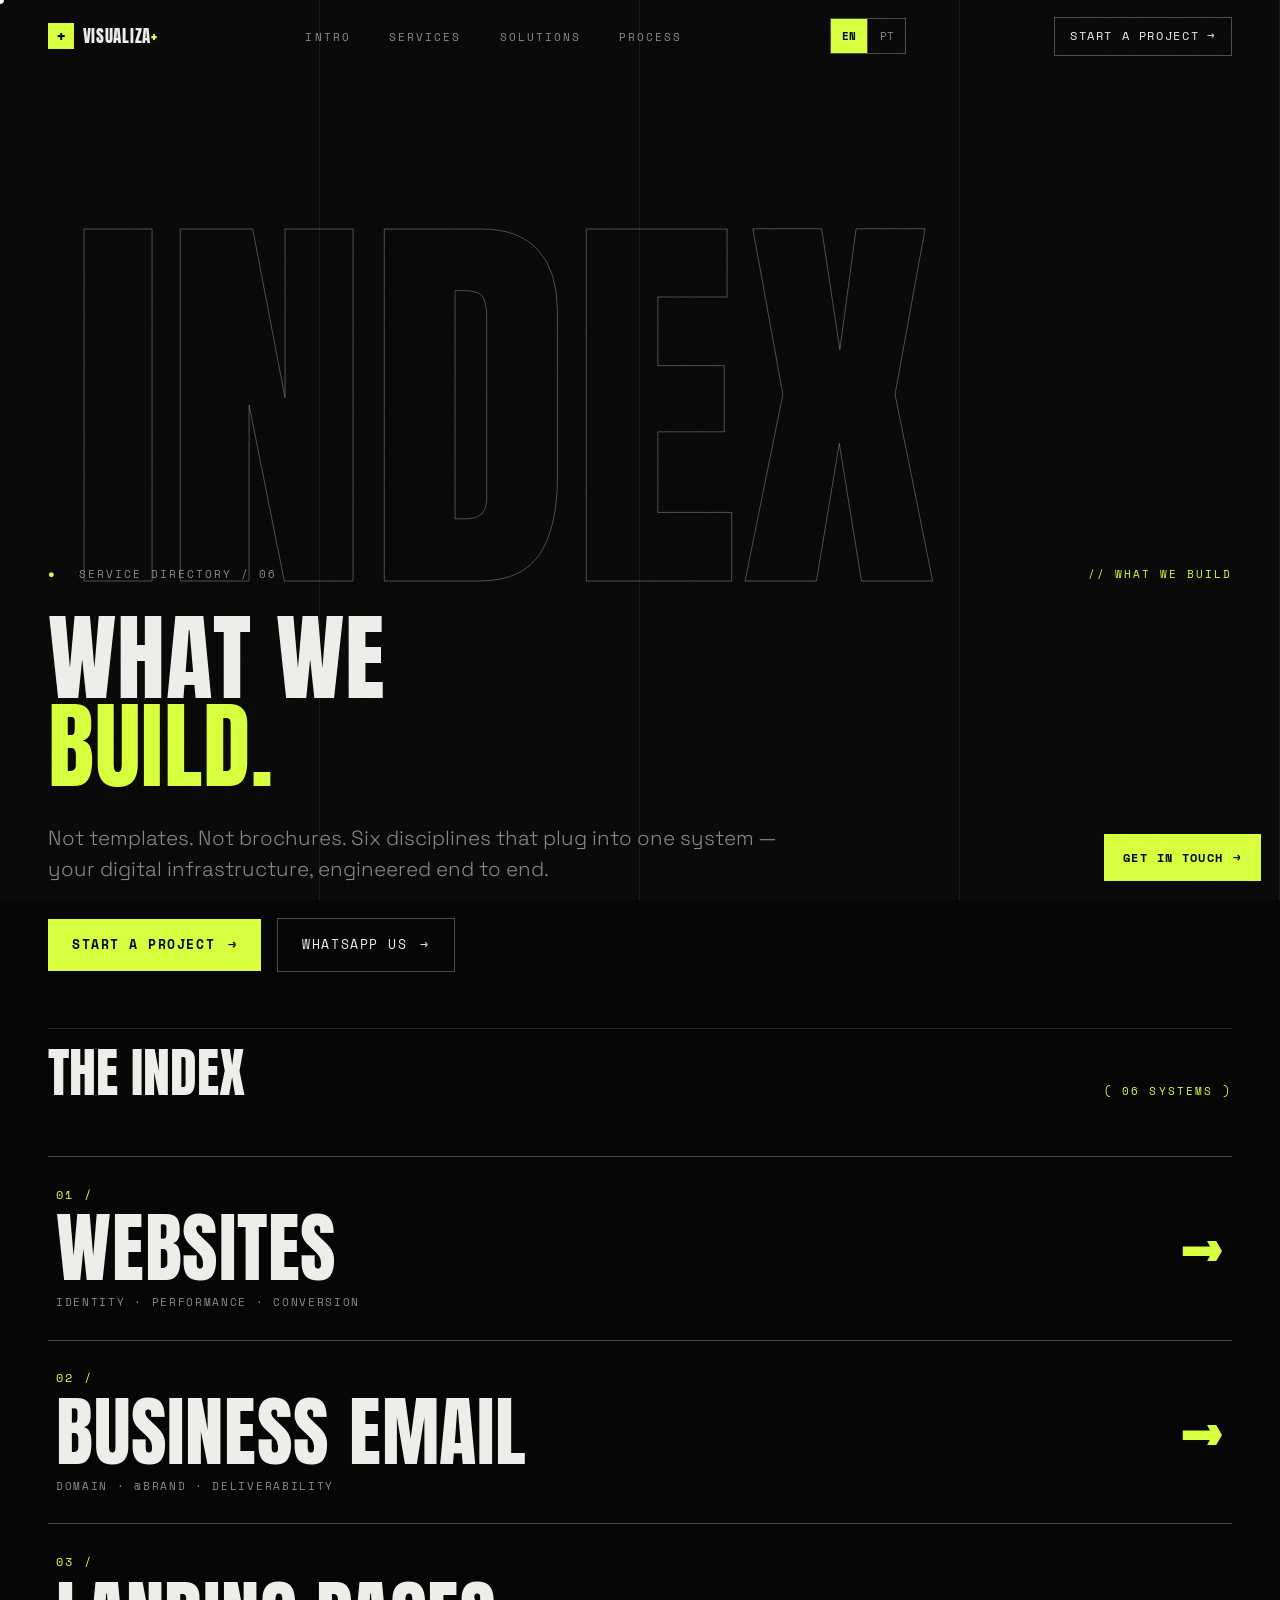
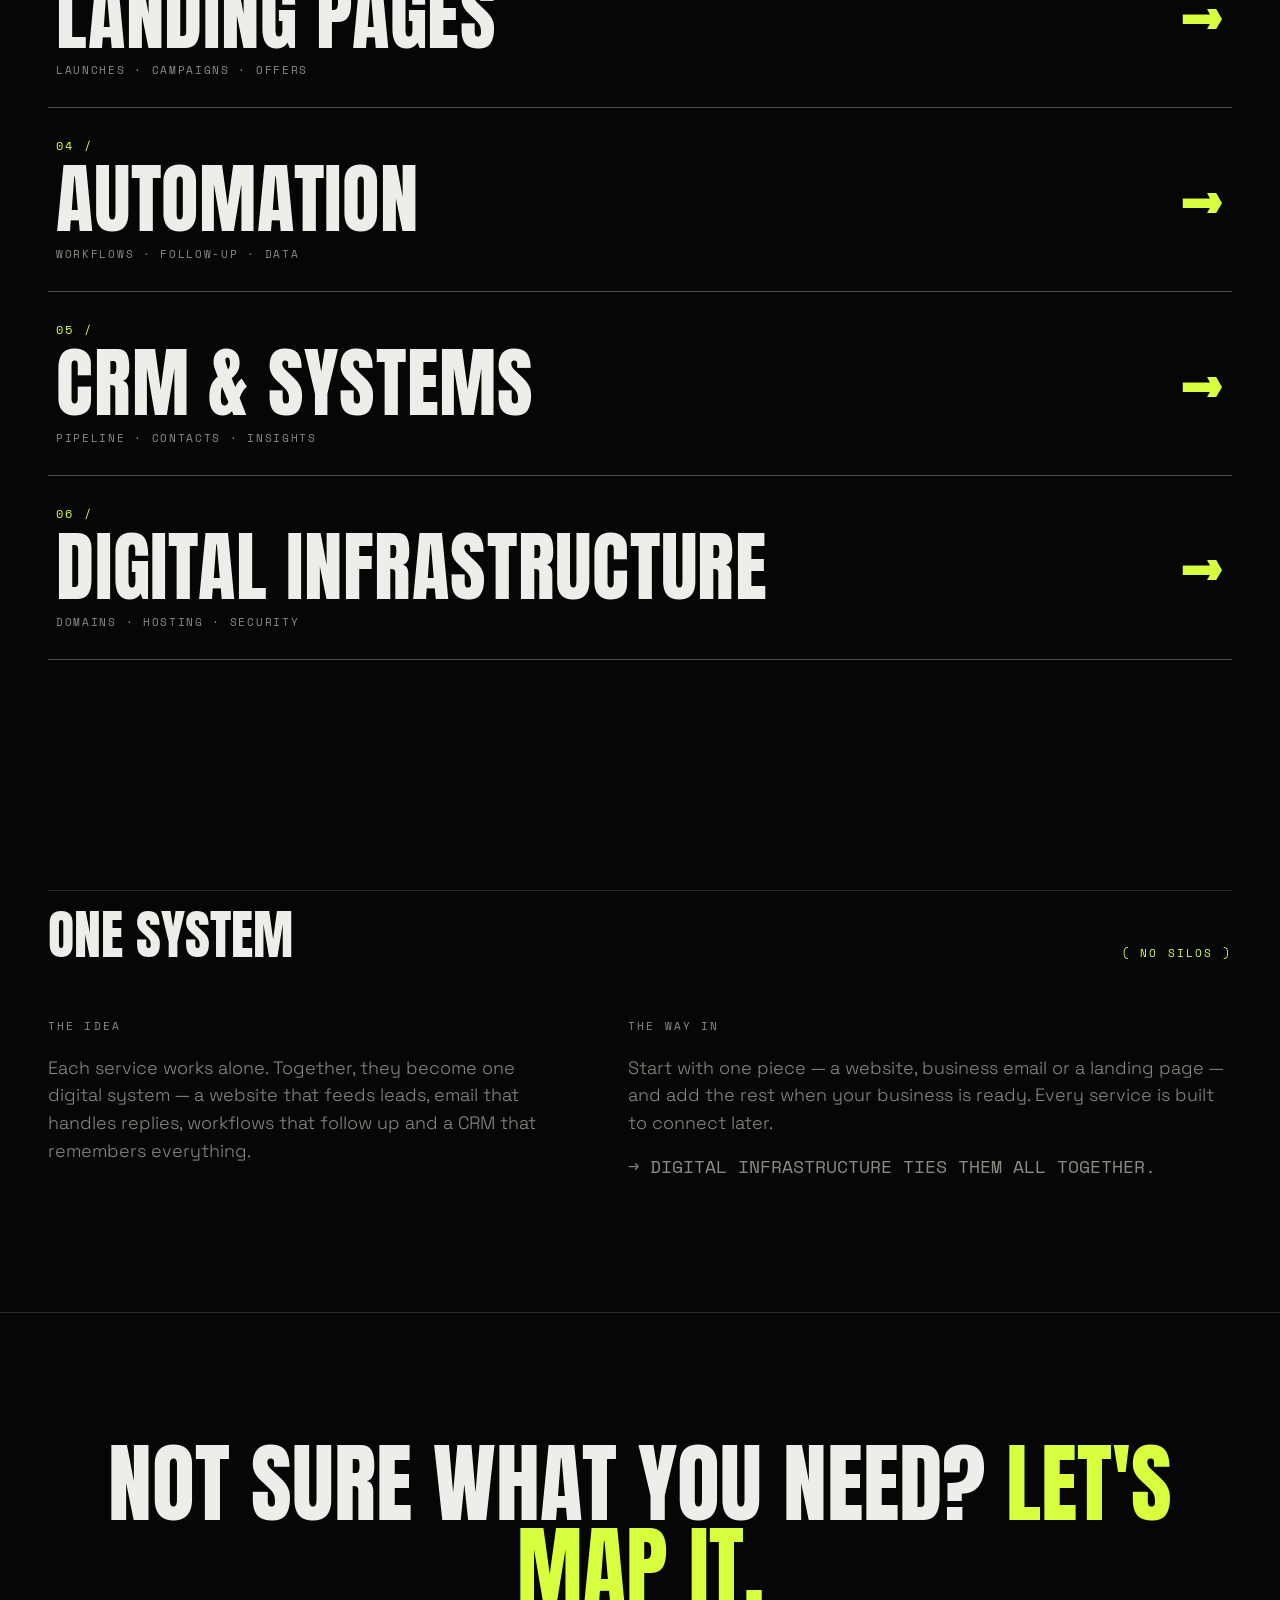
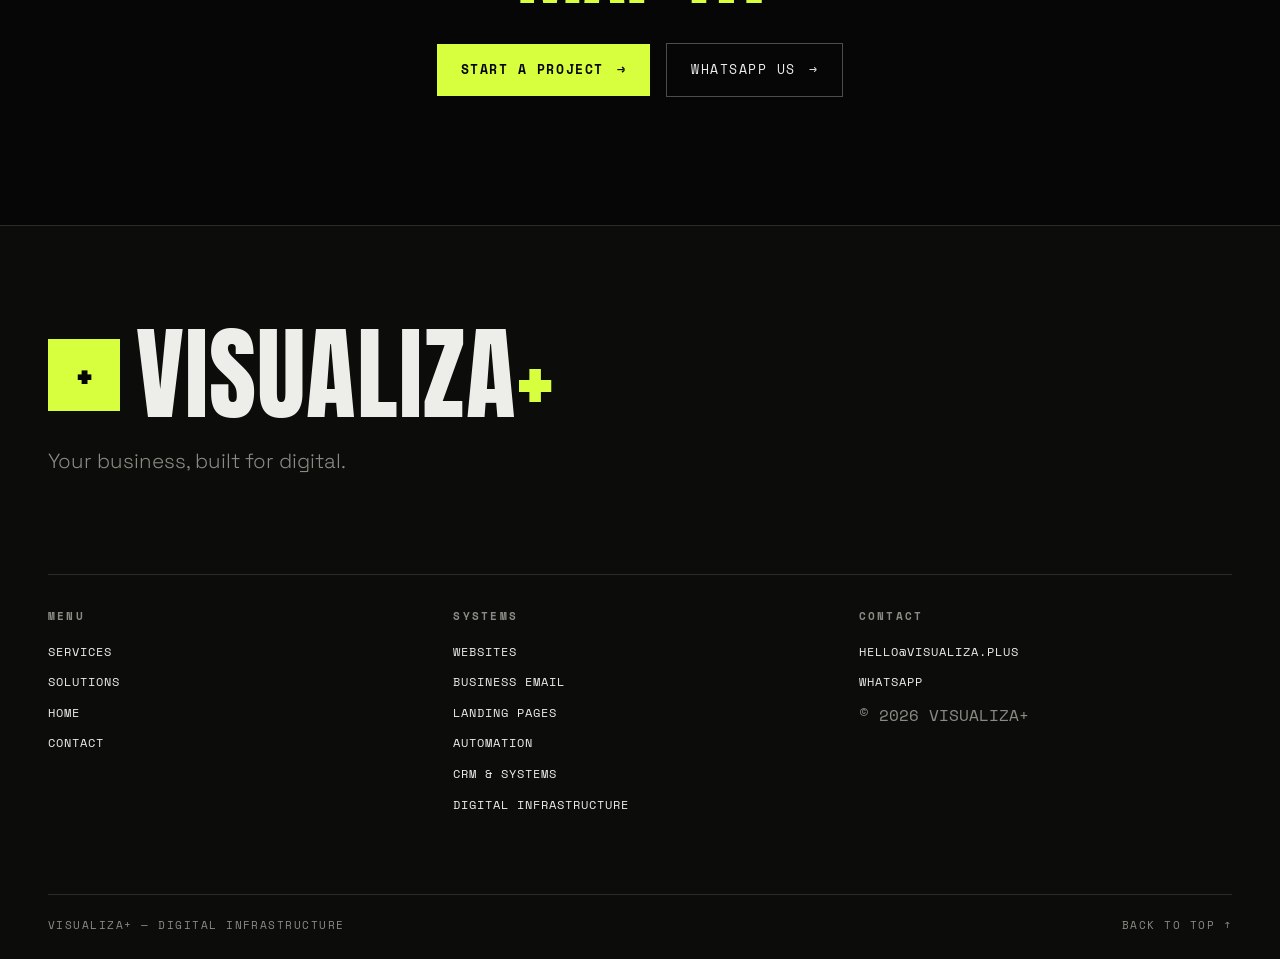
<file: services/index.html>
<!DOCTYPE html>
<html lang="en">
<head>
<meta charset="UTF-8">
<meta name="viewport" content="width=device-width, initial-scale=1.0">
<title data-i18n="Services | Websites, Email, Automation &amp; Systems — Visualiza+">Services | Websites, Email, Automation &amp; Systems — Visualiza+</title>
<meta name="description" content="Six services that plug into one digital system: websites, business email, landing pages, automation, CRM &amp; systems and digital infrastructure. Built for businesses in Mozambique by Visualiza+." data-i18n-attr="content|Six services that plug into one digital system: websites, business email, landing pages, automation, CRM &amp; systems and digital infrastructure. Built for businesses in Mozambique by Visualiza+.">
<meta name="theme-color" content="#060606">
<link rel="canonical" href="https://visualizaplus.com/services/">
<link rel="icon" type="image/svg+xml" href="/favicon.svg">
<link rel="apple-touch-icon" href="/apple-touch-icon.png">
<meta property="og:type" content="website">
<meta property="og:site_name" content="VISUALIZA+">
<meta property="og:title" content="Services | Websites, Email, Automation &amp; Systems — Visualiza+">
<meta property="og:description" content="Six services that plug into one digital system: websites, business email, landing pages, automation, CRM &amp; systems and digital infrastructure. Built for businesses in Mozambique by Visualiza+.">
<meta property="og:url" content="https://visualizaplus.com/services/">
<meta property="og:image" content="https://visualizaplus.com/og-image.png">
<meta property="og:image:width" content="1200">
<meta property="og:image:height" content="630">
<meta property="og:locale" content="en_US">
<meta name="twitter:card" content="summary_large_image">
<meta name="twitter:title" content="Services | Websites, Email, Automation &amp; Systems — Visualiza+">
<meta name="twitter:description" content="Six services that plug into one digital system: websites, business email, landing pages, automation, CRM &amp; systems and digital infrastructure. Built for businesses in Mozambique by Visualiza+.">
<meta name="twitter:image" content="https://visualizaplus.com/og-image.png">
<link rel="preconnect" href="https://fonts.googleapis.com">
<link rel="preconnect" href="https://fonts.gstatic.com" crossorigin>
<link rel="preload" as="style" href="https://fonts.googleapis.com/css2?family=Anton&family=Space+Grotesk:wght@300;400;500;600;700&family=Space+Mono:ital,wght@0,400;0,700;1,400&display=swap">
<link href="https://fonts.googleapis.com/css2?family=Anton&family=Space+Grotesk:wght@300;400;500;600;700&family=Space+Mono:ital,wght@0,400;0,700;1,400&display=swap" rel="stylesheet">
<link rel="stylesheet" href="../css/style.css">
<script type="application/ld+json">
{
  "@context": "https://schema.org",
  "@type": "Organization",
  "name": "VISUALIZA+",
  "description": "Digital infrastructure for modern businesses.",
  "url": "https://visualizaplus.com/"
}
</script>
<script type="application/ld+json">
{
  "@context": "https://schema.org",
  "@type": "WebPage",
  "name": "Services — Visualiza+",
  "description": "Websites, business email, landing pages, automation, CRM and digital infrastructure for businesses in Mozambique.",
  "url": "https://visualizaplus.com/services/",
  "isPartOf": {
    "@type": "WebSite",
    "name": "VISUALIZA+",
    "url": "https://visualizaplus.com/"
  }
}
</script>
<script type="application/ld+json">
{
  "@context": "https://schema.org",
  "@type": "BreadcrumbList",
  "itemListElement": [
    { "@type": "ListItem", "position": 1, "name": "Home", "item": "https://visualizaplus.com/" },
    { "@type": "ListItem", "position": 2, "name": "Services", "item": "https://visualizaplus.com/services/" }
  ]
}
</script>
</head>
<body class="no-js">

<script>document.documentElement.classList.add('js');document.body.classList.remove('no-js');</script>

<!-- ============ LOADER ============ -->
<div id="loader" aria-hidden="true">
  <div class="loader-grid">
    <div class="loader-monobrand">VISUALIZA+</div>
    <div class="loader-line"><div class="loader-line-fill" id="loaderFill"></div></div>
    <div class="loader-meta">
      <span>BOOTING DIGITAL INFRASTRUCTURE</span>
      <span id="loaderPct">00%</span>
    </div>
  </div>
</div>

<!-- ============ CURSOR ============ -->
<div class="cursor" id="cursorDot" aria-hidden="true"></div>
<div class="cursor cursor-ring" id="cursorRing" aria-hidden="true"></div>

<!-- ============ SCROLL PROGRESS ============ -->
<div class="progress" aria-hidden="true"><span id="progressBar"></span></div>

<!-- ============ NAV ============ -->
<header class="nav" id="nav">
  <a class="nav-brand" href="../index.html#top" data-hover>
    <span class="nav-brand-plus">+</span>
    <span class="nav-brand-text">VISUALIZA<span class="acid">+</span></span>
  </a>
  <nav class="nav-links" aria-label="Primary">
    <a href="../index.html#intro" data-hover><span data-i18n="INTRO">INTRO</span></a>
    <a href="../services/" data-hover aria-current="page"><span data-i18n="SERVICES">SERVICES</span></a>
    <a href="../index.html#solutions" data-hover><span data-i18n="SOLUTIONS">SOLUTIONS</span></a>
    <a href="../index.html#process" data-hover><span data-i18n="PROCESS">PROCESS</span></a>
  </nav>
  <div class="lang-switch" role="group" aria-label="Language">
    <button type="button" class="lang-btn" data-lang="en">EN</button>
    <button type="button" class="lang-btn" data-lang="pt">PT</button>
  </div>
    <button type="button" class="nav-burger" id="navBurger" aria-label="Menu" aria-expanded="false" aria-controls="mnav"><span></span></button>
  <button type="button" class="nav-cta" data-open-modal data-hover><span data-i18n="START A PROJECT">START A PROJECT</span> <span class="arr">→</span></button>
</header>

<main id="top">

  <!-- ============ SERVICES HERO ============ -->
  <section class="sv-hero">
    <div class="sv-hero-bg" aria-hidden="true">INDEX</div>
    <div class="sv-meta reveal">
      <span class="dot">●</span>
      <span data-i18n="SERVICE DIRECTORY / 06">SERVICE DIRECTORY / 06</span>
      <span class="sv-meta-right mono">// <span data-i18n="WHAT WE BUILD">WHAT WE BUILD</span></span>
    </div>
    <h1 class="sv-title">
      <span class="line-wrap"><span class="js-lines" data-i18n="WHAT WE">WHAT WE</span></span>
      <span class="line-wrap"><span class="js-lines" data-d="120"><em data-i18n="BUILD.">BUILD.</em></span></span>
    </h1>
    <p class="sv-lead reveal" data-d="260" data-i18n="Not templates. Not brochures. Six disciplines that plug into one system — your digital infrastructure, engineered end to end.">Not templates. Not brochures. Six disciplines that plug into one system — your digital infrastructure, engineered end to end.</p>
    <div class="sv-actions reveal" data-d="360">
      <button type="button" class="btn btn-primary" data-open-modal data-hover><span data-i18n="START A PROJECT">START A PROJECT</span> <span class="arr">→</span></button>
      <a class="btn btn-ghost" href="https://wa.me/+258879771024" target="_blank" rel="noopener" data-hover><span data-i18n="WHATSAPP US">WHATSAPP US</span> <span class="arr">→</span></a>
    </div>
  </section>

  <!-- ============ THE INDEX ============ -->
  <section class="sv-section" style="padding-top:0">
    <div class="sv-section-head reveal">
      <h2 class="sv-section-title" data-i18n="THE INDEX">THE INDEX</h2>
      <span class="sv-section-index mono" data-i18n="( 06 SYSTEMS )">( 06 SYSTEMS )</span>
    </div>

    <div class="sv-index" role="list">
      <a class="sv-index-row reveal" href="../websites/" data-hover role="listitem">
        <span class="sv-num mono">01 /</span>
        <span class="sv-row-name"><span data-i18n="WEBSITES">WEBSITES</span> <span class="sv-arr">→</span></span>
        <span class="sv-index-tags mono" data-i18n="identity · performance · conversion">identity · performance · conversion</span>
      </a>
      <a class="sv-index-row reveal" href="../business-email/" data-hover role="listitem">
        <span class="sv-num mono">02 /</span>
        <span class="sv-row-name"><span data-i18n="BUSINESS EMAIL">BUSINESS EMAIL</span> <span class="sv-arr">→</span></span>
        <span class="sv-index-tags mono" data-i18n="domain · @brand · deliverability">domain · @brand · deliverability</span>
      </a>
      <a class="sv-index-row reveal" href="../landing-pages/" data-hover role="listitem">
        <span class="sv-num mono">03 /</span>
        <span class="sv-row-name"><span data-i18n="LANDING PAGES">LANDING PAGES</span> <span class="sv-arr">→</span></span>
        <span class="sv-index-tags mono" data-i18n="launches · campaigns · offers">launches · campaigns · offers</span>
      </a>
      <a class="sv-index-row reveal" href="../automation/" data-hover role="listitem">
        <span class="sv-num mono">04 /</span>
        <span class="sv-row-name"><span data-i18n="AUTOMATION">AUTOMATION</span> <span class="sv-arr">→</span></span>
        <span class="sv-index-tags mono" data-i18n="workflows · follow-up · data">workflows · follow-up · data</span>
      </a>
      <a class="sv-index-row reveal" href="../crm-systems/" data-hover role="listitem">
        <span class="sv-num mono">05 /</span>
        <span class="sv-row-name"><span data-i18n="CRM &amp; SYSTEMS">CRM &amp; SYSTEMS</span> <span class="sv-arr">→</span></span>
        <span class="sv-index-tags mono" data-i18n="pipeline · contacts · insights">pipeline · contacts · insights</span>
      </a>
      <a class="sv-index-row reveal" href="../digital-infrastructure/" data-hover role="listitem">
        <span class="sv-num mono">06 /</span>
        <span class="sv-row-name"><span data-i18n="DIGITAL INFRASTRUCTURE">DIGITAL INFRASTRUCTURE</span> <span class="sv-arr">→</span></span>
        <span class="sv-index-tags mono" data-i18n="domains · hosting · security">domains · hosting · security</span>
      </a>
    </div>
  </section>

  <!-- ============ HOW IT PLUGS TOGETHER ============ -->
  <section class="sv-section">
    <div class="sv-section-head reveal">
      <h2 class="sv-section-title" data-i18n="ONE SYSTEM">ONE SYSTEM</h2>
      <span class="sv-section-index mono" data-i18n="( NO SILOS )">( NO SILOS )</span>
    </div>
    <div class="sv-split">
      <div class="sv-block reveal">
        <span class="sv-split-label mono" data-i18n="THE IDEA">THE IDEA</span>
        <p data-i18n="Each service works alone. Together, they become one digital system — a website that feeds leads, email that handles replies, workflows that follow up and a CRM that remembers everything.">Each service works alone. Together, they become one digital system — a website that feeds leads, email that handles replies, workflows that follow up and a CRM that remembers everything.</p>
      </div>
      <div class="sv-block reveal" data-d="120">
        <span class="sv-split-label mono" data-i18n="THE WAY IN">THE WAY IN</span>
        <p data-i18n="Start with one piece — a website, business email or a landing page — and add the rest when your business is ready. Every service is built to connect later.">Start with one piece — a website, business email or a landing page — and add the rest when your business is ready. Every service is built to connect later.</p>
        <p class="mono acid" data-i18n="→ DIGITAL INFRASTRUCTURE TIES THEM ALL TOGETHER.">→ DIGITAL INFRASTRUCTURE TIES THEM ALL TOGETHER.</p>
      </div>
    </div>
  </section>

  <!-- ============ SERVICES CTA ============ -->
  <section class="sv-cta">
    <h2 class="reveal">NOT SURE WHAT YOU NEED? <em data-i18n="LET'S MAP IT.">LET'S MAP IT.</em></h2>
    <div class="sv-actions reveal" data-d="120">
      <button type="button" class="btn btn-primary" data-open-modal data-hover><span data-i18n="START A PROJECT">START A PROJECT</span> <span class="arr">→</span></button>
      <a class="btn btn-ghost" href="https://wa.me/+258879771024" target="_blank" rel="noopener" data-hover><span data-i18n="WHATSAPP US">WHATSAPP US</span> <span class="arr">→</span></a>
    </div>
  </section>

</main>

<!-- ============ FLOATING CTA ============ -->
<button type="button" class="floating-cta" data-open-modal aria-label="Get in touch">
  <span data-i18n="GET IN TOUCH">GET IN TOUCH</span> <i>→</i>
</button>

<!-- ============ GET IN TOUCH MODAL ============ -->
<div class="modal-wrap" id="modalWrap" aria-hidden="true">
  <div class="modal-backdrop" data-close-modal></div>
  <div class="modal" role="dialog" aria-modal="true" aria-label="Get in touch">
    <button type="button" class="modal-close" data-close-modal aria-label="Close">✕</button>
    <div class="modal-meta mono">// VISUALIZA+ — <span data-i18n="PROJECT INTAKE">PROJECT INTAKE</span></div>
    <h2 class="modal-title" data-i18n="GET IN TOUCH">GET IN TOUCH</h2>
    <p class="modal-sub" data-i18n="Tell us what you need. We reply on WhatsApp within 24 hours.">Tell us what you need. We reply on WhatsApp within 24 hours.</p>

    <form class="modal-form" id="contactForm" novalidate>
      <div class="field">
        <label class="field-label" for="fType" data-i18n="PROJECT TYPE">PROJECT TYPE</label>
        <select id="fType" name="type">
          <option value="Website" data-i18n="WEBSITE">WEBSITE</option>
          <option value="Business email" data-i18n="BUSINESS EMAIL">BUSINESS EMAIL</option>
          <option value="Landing page" data-i18n="LANDING PAGE">LANDING PAGE</option>
          <option value="Automation" data-i18n="AUTOMATION">AUTOMATION</option>
          <option value="CRM / System" data-i18n="CRM / SYSTEM">CRM / SYSTEM</option>
          <option value="Full digital system" data-i18n="FULL DIGITAL SYSTEM">FULL DIGITAL SYSTEM</option>
          <option value="Something else" data-i18n="SOMETHING ELSE">SOMETHING ELSE</option>
        </select>
      </div>
      <div class="field">
        <label class="field-label" for="fName" data-i18n="YOUR NAME">YOUR NAME</label>
        <input type="text" id="fName" name="name" autocomplete="name" placeholder="Full name" data-i18n-attr="placeholder|Full name">
      </div>
      <div class="field">
        <label class="field-label" for="fEmail" data-i18n="EMAIL">EMAIL</label>
        <input type="email" id="fEmail" name="email" autocomplete="email" placeholder="you@company.com" data-i18n-attr="placeholder|you@company.com">
      </div>
      <div class="field">
        <label class="field-label" for="fWhats" data-i18n="WHATSAPP">WHATSAPP</label>
        <input type="tel" id="fWhats" name="whatsapp" autocomplete="tel" placeholder="+258 …" data-i18n-attr="placeholder|+258 …">
      </div>
      <div class="field">
        <label class="field-label" for="fDetails" data-i18n="PROJECT DETAILS">PROJECT DETAILS</label>
        <textarea id="fDetails" name="details" rows="3" placeholder="A few lines about your project…" data-i18n-attr="placeholder|A few lines about your project…"></textarea>
      </div>
      <button type="submit" class="btn btn-primary modal-submit">
        <span data-i18n="SEND VIA WHATSAPP">SEND VIA WHATSAPP</span> <span class="arr">→</span>
      </button>
      <button type="button" class="btn btn-ghost modal-submit" id="sendEmailBtn">
        <span data-i18n="SEND VIA EMAIL">SEND VIA EMAIL</span> <span class="arr">→</span>
      </button>
      <p class="modal-note mono" data-i18n="WHATSAPP +258 87 977 1024">WHATSAPP +258 87 977 1024</p>
    </form>
  </div>
</div>

<!-- ============ FOOTER ============ -->
<footer class="footer" id="footer">
  <div class="footer-brand reveal">
    <span class="footer-plus">+</span>
    <span class="footer-word">VISUALIZA<span class="acid">+</span></span>
  </div>
  <p class="footer-tagline reveal" data-i18n="Your business, built for digital.">Your business, built for digital.</p>

  <div class="footer-grid">
    <div class="footer-col">
      <h4 class="mono" data-i18n="MENU">MENU</h4>
      <a href="../services/" data-hover><span data-i18n="SERVICES">SERVICES</span></a>
      <a href="../index.html#solutions" data-hover><span data-i18n="SOLUTIONS">SOLUTIONS</span></a>
      <a href="../index.html" data-hover><span data-i18n="HOME">HOME</span></a>
      <button type="button" data-open-modal data-hover><span data-i18n="CONTACT">CONTACT</span></button>
    </div>
    <div class="footer-col">
      <h4 class="mono" data-i18n="SYSTEMS">SYSTEMS</h4>
      <a href="../websites/" data-hover><span data-i18n="WEBSITES">WEBSITES</span></a>
      <a href="../business-email/" data-hover><span data-i18n="BUSINESS EMAIL">BUSINESS EMAIL</span></a>
      <a href="../landing-pages/" data-hover><span data-i18n="LANDING PAGES">LANDING PAGES</span></a>
      <a href="../automation/" data-hover><span data-i18n="AUTOMATION">AUTOMATION</span></a>
      <a href="../crm-systems/" data-hover><span data-i18n="CRM &amp; SYSTEMS">CRM &amp; SYSTEMS</span></a>
      <a href="../digital-infrastructure/" data-hover><span data-i18n="DIGITAL INFRASTRUCTURE">DIGITAL INFRASTRUCTURE</span></a>
    </div>
    <div class="footer-col">
      <h4 class="mono" data-i18n="CONTACT">CONTACT</h4>
      <a href="mailto:hello@visualiza.plus" data-hover>HELLO@VISUALIZA.PLUS</a>
      <a href="https://wa.me/+258879771024" data-hover target="_blank" rel="noopener" aria-label="Chat with VISUALIZA+ on WhatsApp">WHATSAPP</a>
      <span class="mono dim">© 2026 VISUALIZA+</span>
    </div>
  </div>

  <div class="footer-base">
    <span class="mono">VISUALIZA+ — <span data-i18n="DIGITAL INFRASTRUCTURE">DIGITAL INFRASTRUCTURE</span></span>
    <a class="mono" href="#top" data-hover><span data-i18n="BACK TO TOP">BACK TO TOP</span> ↑</a>
  </div>
</footer>

<script src="../js/main.js"></script>
</body>
</html>
</file>
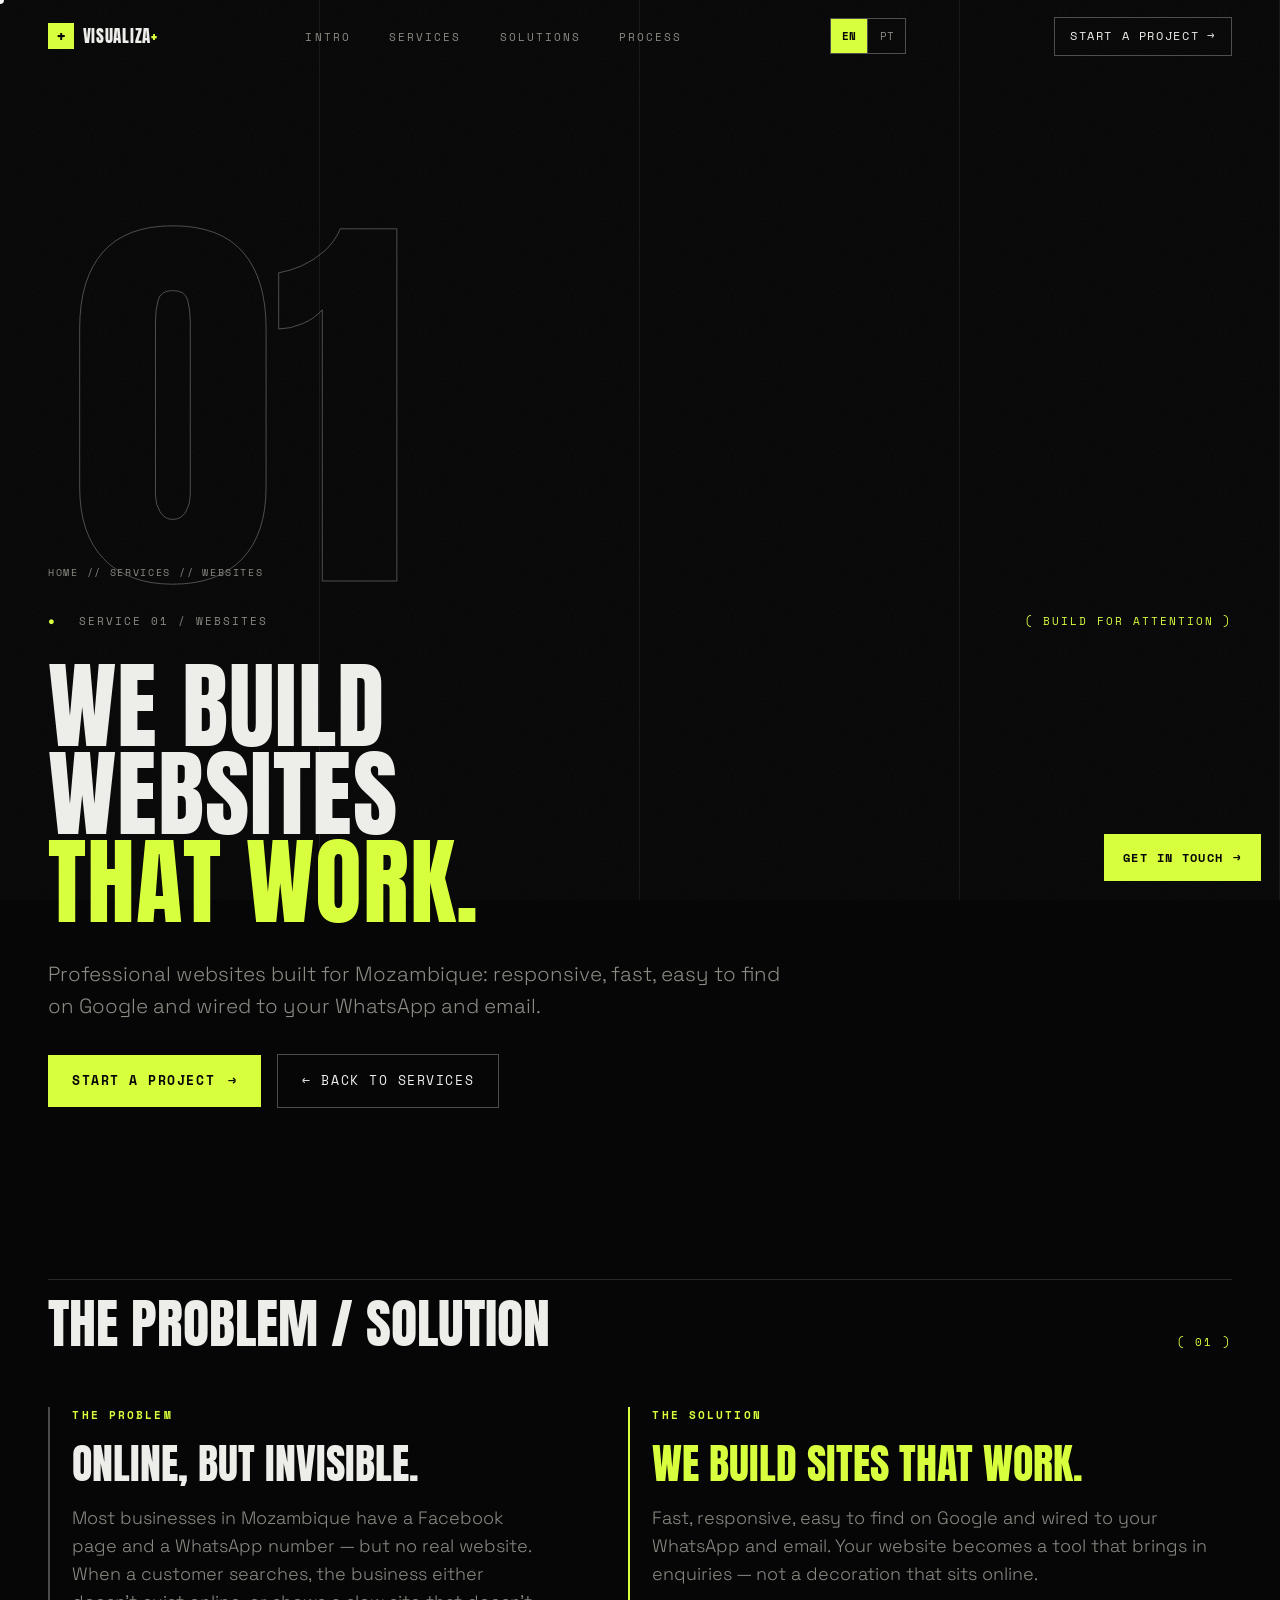
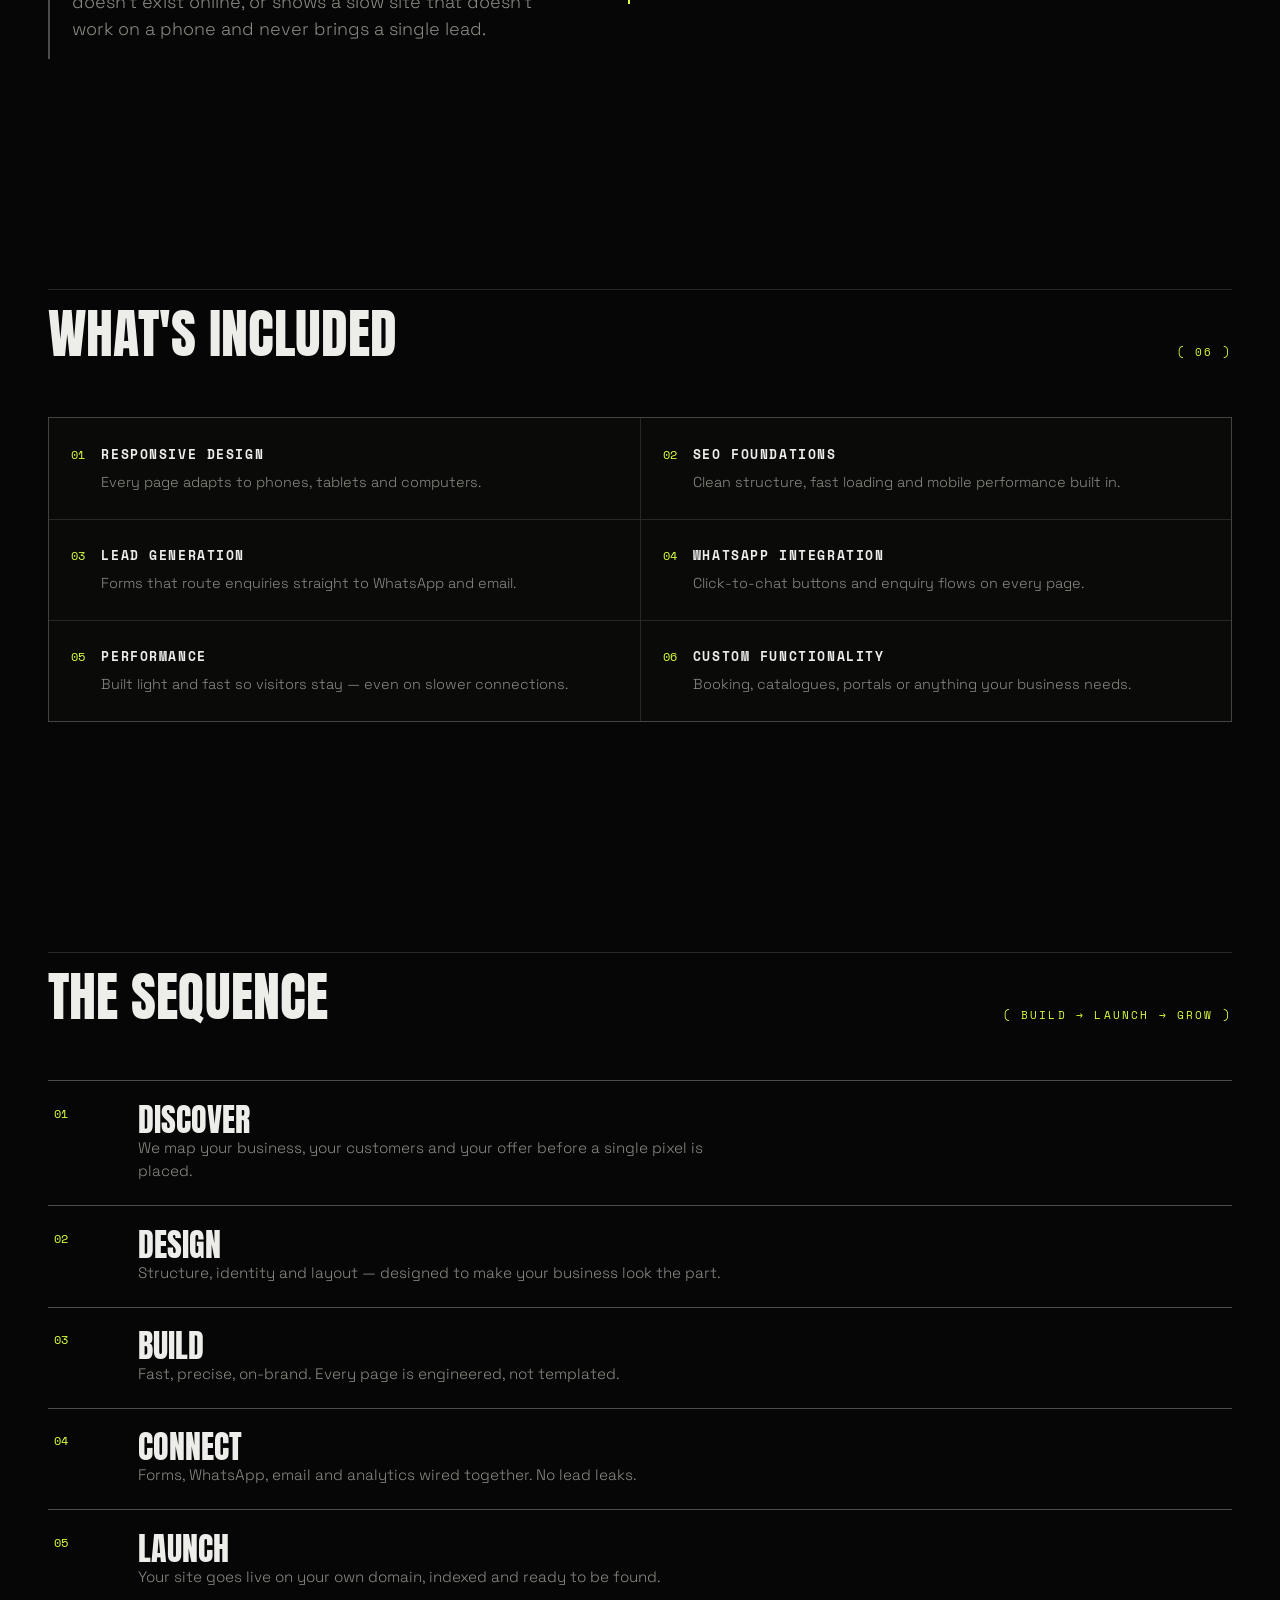
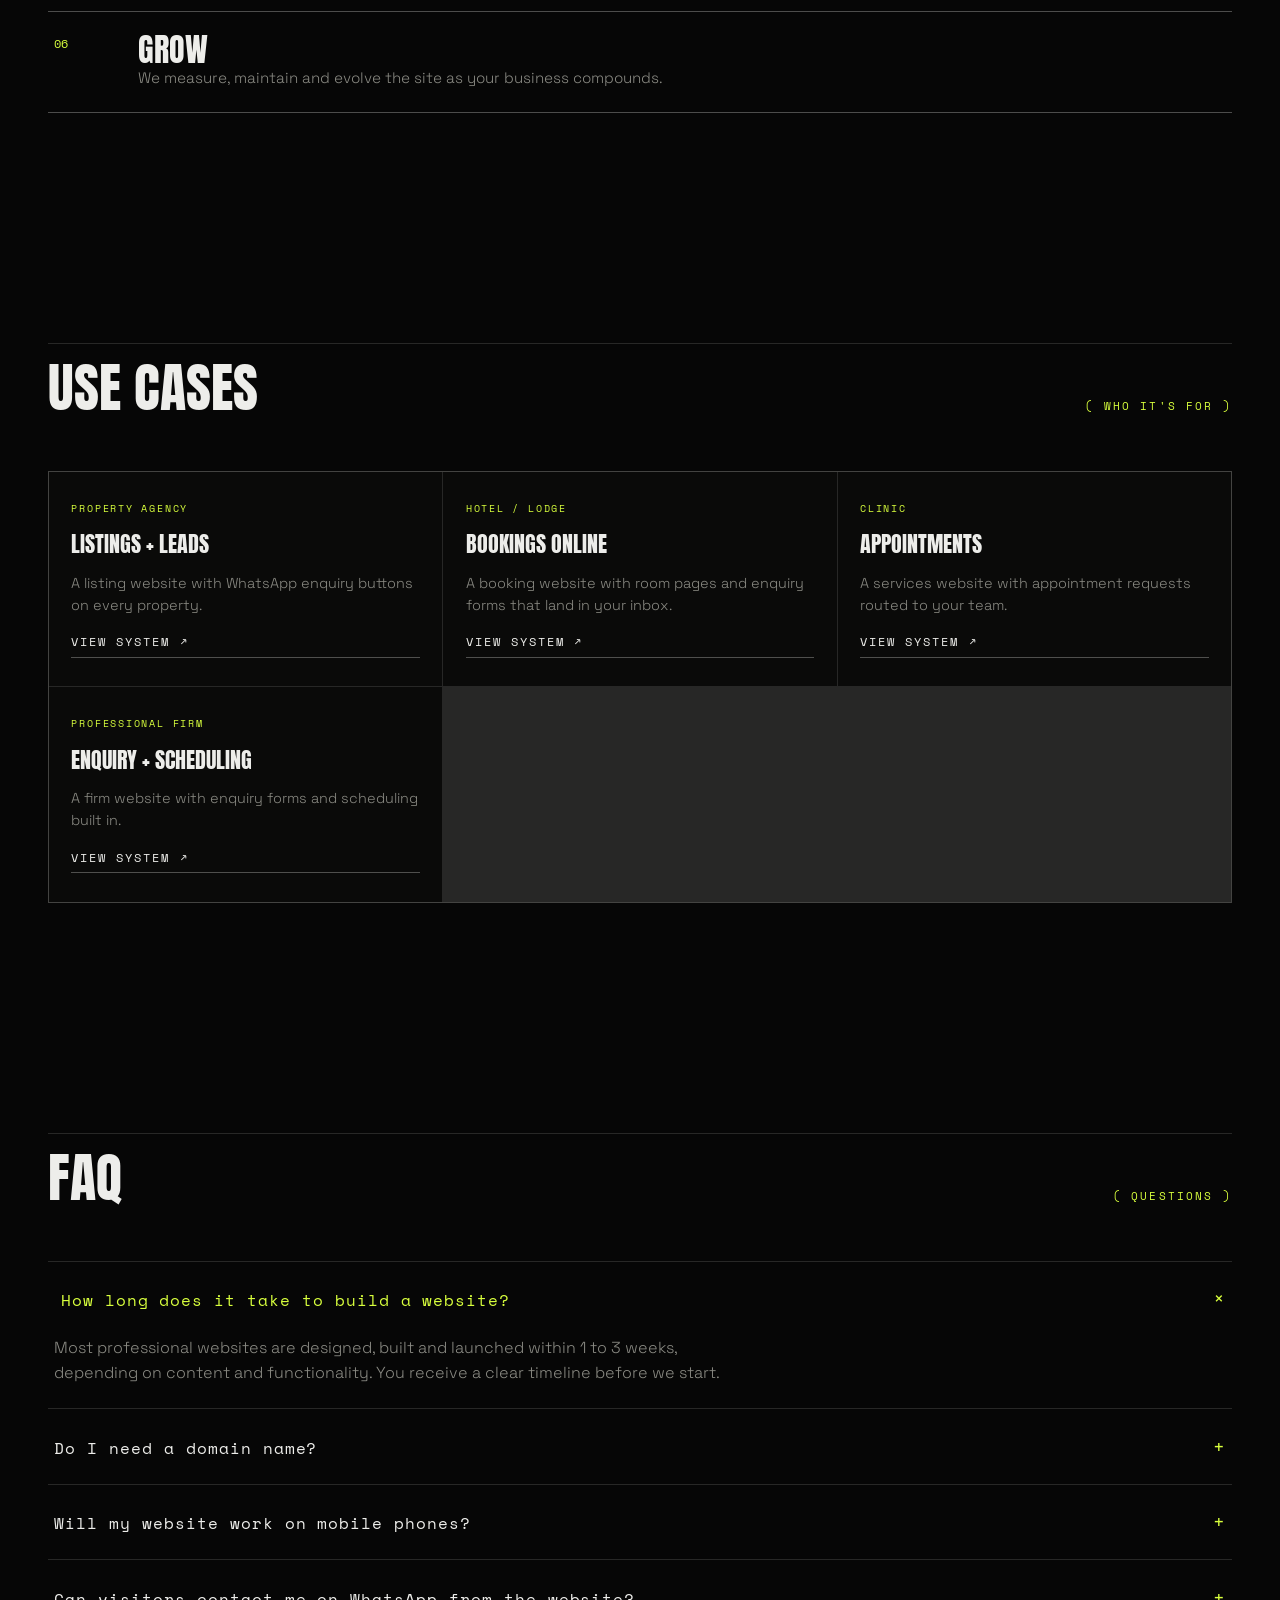
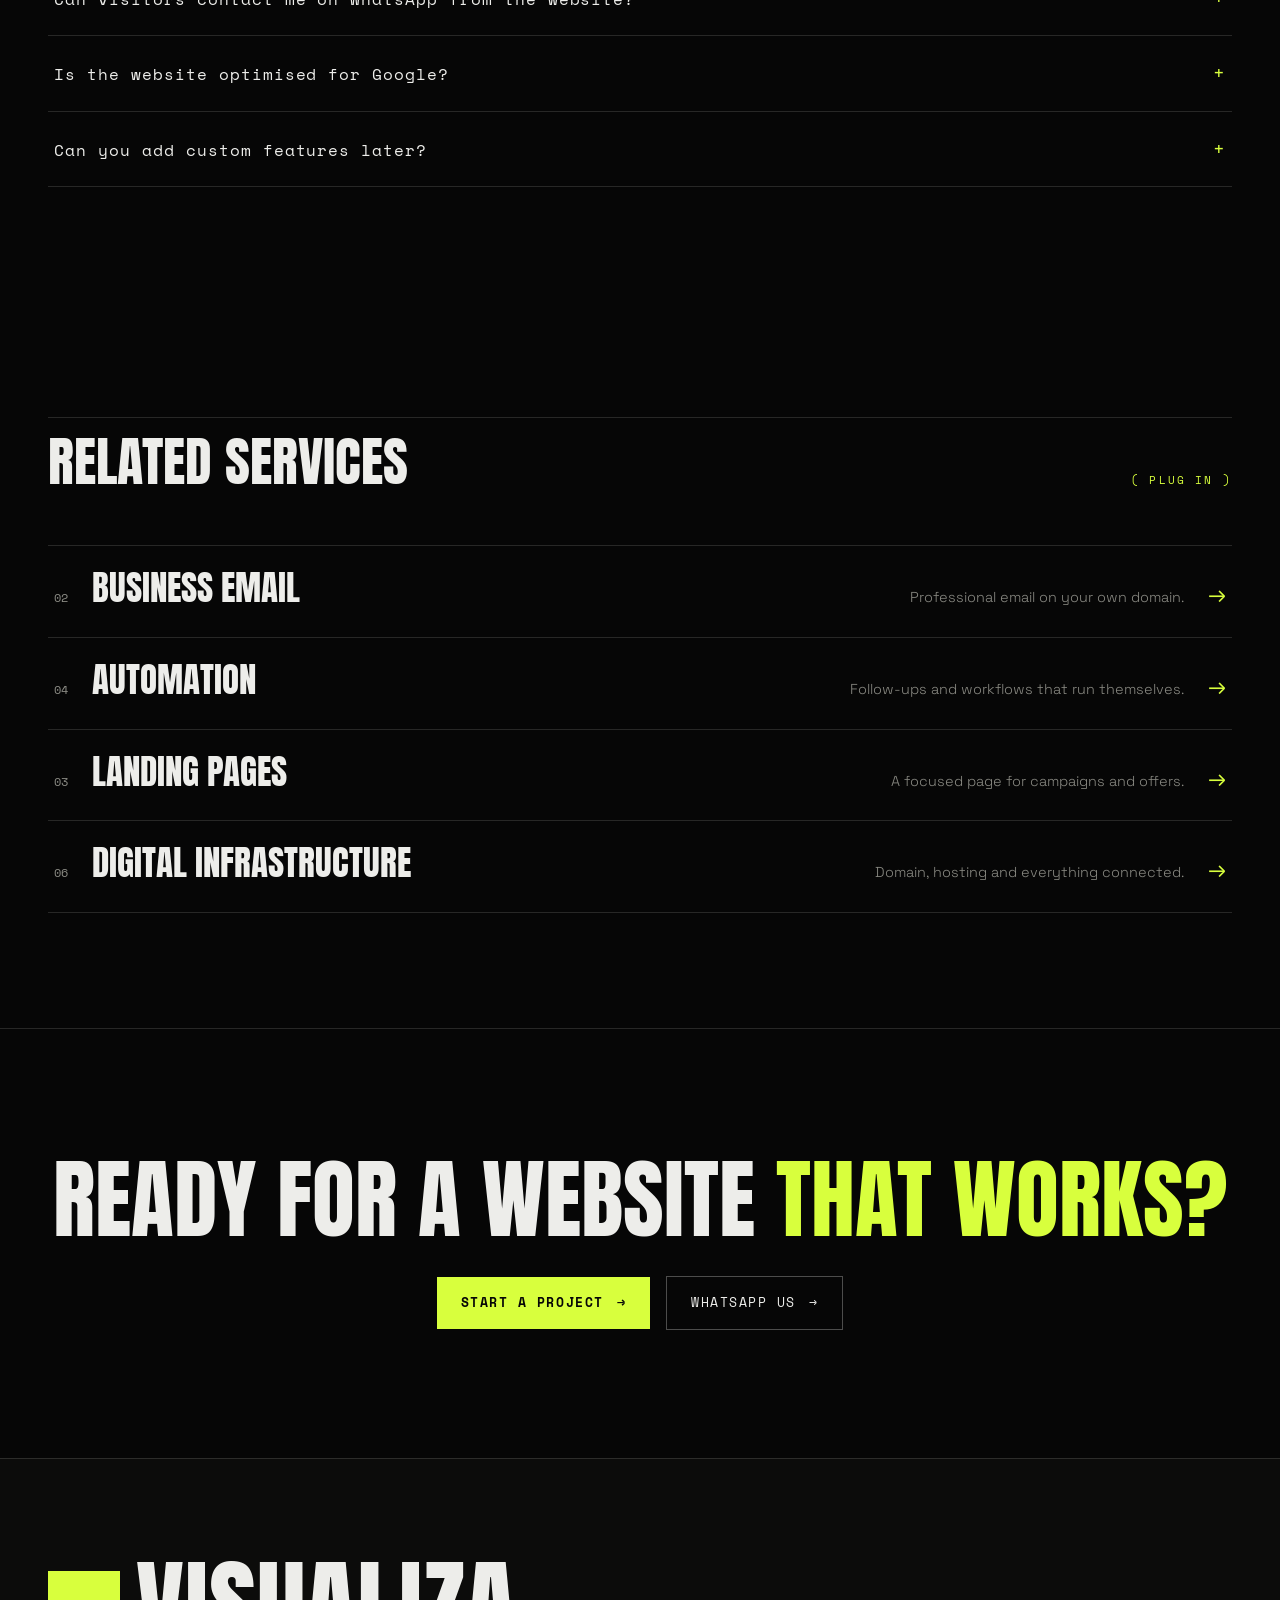
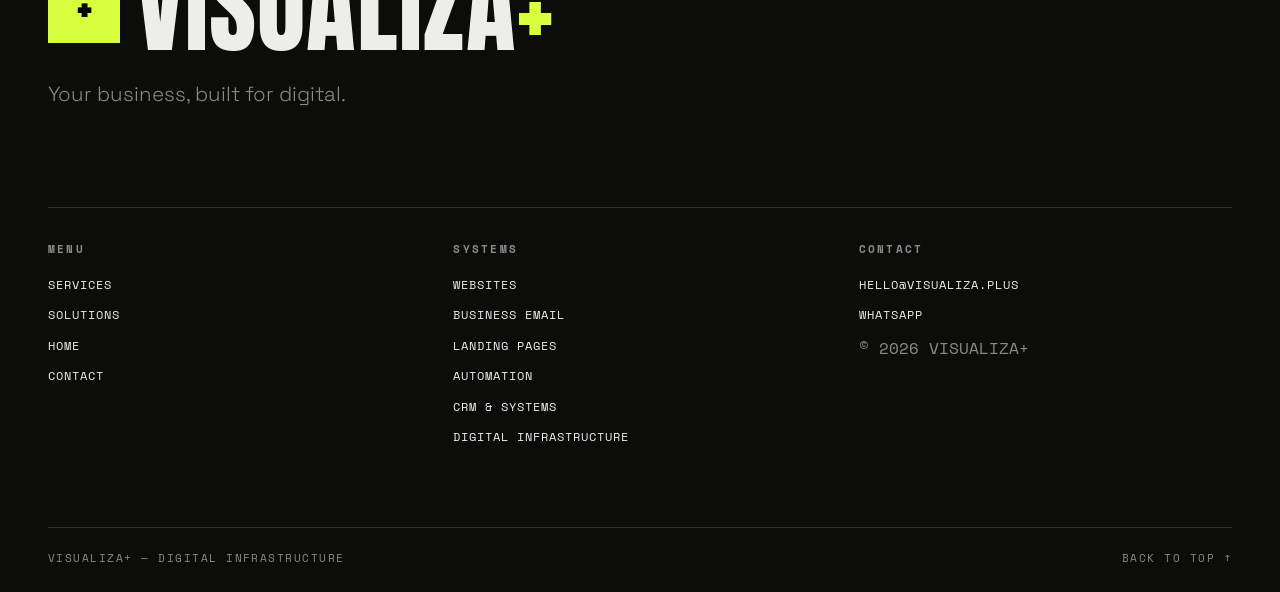
<file: websites/index.html>
<!DOCTYPE html>
<html lang="en">
<head>
<meta charset="UTF-8">
<meta name="viewport" content="width=device-width, initial-scale=1.0">
<title data-i18n="Professional Website Design &amp; Development in Mozambique | Visualiza+">Professional Website Design &amp; Development in Mozambique | Visualiza+</title>
<meta name="description" content="Websites that work: responsive design, SEO foundations, fast performance, lead generation, WhatsApp integration and custom functionality — built for businesses in Mozambique by Visualiza+." data-i18n-attr="content|Websites that work: responsive design, SEO foundations, fast performance, lead generation, WhatsApp integration and custom functionality — built for businesses in Mozambique by Visualiza+.">
<meta name="theme-color" content="#060606">
<link rel="canonical" href="https://visualizaplus.com/websites/">
<link rel="icon" type="image/svg+xml" href="/favicon.svg">
<link rel="apple-touch-icon" href="/apple-touch-icon.png">
<meta property="og:type" content="website">
<meta property="og:site_name" content="VISUALIZA+">
<meta property="og:title" content="Professional Website Design &amp; Development in Mozambique | Visualiza+">
<meta property="og:description" content="Websites that work: responsive design, SEO foundations, fast performance, lead generation, WhatsApp integration and custom functionality — built for businesses in Mozambique by Visualiza+.">
<meta property="og:url" content="https://visualizaplus.com/websites/">
<meta property="og:image" content="https://visualizaplus.com/og-image.png">
<meta property="og:image:width" content="1200">
<meta property="og:image:height" content="630">
<meta property="og:locale" content="en_US">
<meta name="twitter:card" content="summary_large_image">
<meta name="twitter:title" content="Professional Website Design &amp; Development in Mozambique | Visualiza+">
<meta name="twitter:description" content="Websites that work: responsive design, SEO foundations, fast performance, lead generation, WhatsApp integration and custom functionality — built for businesses in Mozambique by Visualiza+.">
<meta name="twitter:image" content="https://visualizaplus.com/og-image.png">
<link rel="preconnect" href="https://fonts.googleapis.com">
<link rel="preconnect" href="https://fonts.gstatic.com" crossorigin>
<link rel="preload" as="style" href="https://fonts.googleapis.com/css2?family=Anton&family=Space+Grotesk:wght@300;400;500;600;700&family=Space+Mono:ital,wght@0,400;0,700;1,400&display=swap">
<link href="https://fonts.googleapis.com/css2?family=Anton&family=Space+Grotesk:wght@300;400;500;600;700&family=Space+Mono:ital,wght@0,400;0,700;1,400&display=swap" rel="stylesheet">
<link rel="stylesheet" href="../css/style.css">
<script type="application/ld+json">
{
  "@context": "https://schema.org",
  "@type": "Organization",
  "name": "VISUALIZA+",
  "description": "Digital infrastructure for modern businesses.",
  "url": "https://visualizaplus.com/"
}
</script>
<script type="application/ld+json">
{
  "@context": "https://schema.org",
  "@type": "Service",
  "name": "Professional Website Design & Development",
  "serviceType": "Website Development",
  "description": "Responsive websites engineered for conversion, speed and identity, with SEO foundations, lead generation, WhatsApp integration and custom functionality.",
  "provider": {
    "@type": "Organization",
    "name": "VISUALIZA+",
    "url": "https://visualizaplus.com/"
  },
  "areaServed": { "@type": "Country", "name": "Mozambique" },
  "url": "https://visualizaplus.com/websites/"
}
</script>
<script type="application/ld+json">
{
  "@context": "https://schema.org",
  "@type": "BreadcrumbList",
  "itemListElement": [
    { "@type": "ListItem", "position": 1, "name": "Home", "item": "https://visualizaplus.com/" },
    { "@type": "ListItem", "position": 2, "name": "Services", "item": "https://visualizaplus.com/services/" },
    { "@type": "ListItem", "position": 3, "name": "Websites", "item": "https://visualizaplus.com/websites/" }
  ]
}
</script>
<script type="application/ld+json">
{
  "@context": "https://schema.org",
  "@type": "FAQPage",
  "mainEntity": [
    {
      "@type": "Question",
      "name": "How long does it take to build a website?",
      "acceptedAnswer": { "@type": "Answer", "text": "Most professional websites are designed, built and launched within 1 to 3 weeks, depending on content and functionality. You receive a clear timeline before we start." }
    },
    {
      "@type": "Question",
      "name": "Do I need a domain name?",
      "acceptedAnswer": { "@type": "Answer", "text": "Yes. Your website lives at your own domain, such as yourcompany.com. If you do not have one yet, we register it and set everything up for you." }
    },
    {
      "@type": "Question",
      "name": "Will my website work on mobile phones?",
      "acceptedAnswer": { "@type": "Answer", "text": "Every website we build is responsive. It adapts automatically to phones, tablets and computers — where most of your customers are." }
    },
    {
      "@type": "Question",
      "name": "Can visitors contact me on WhatsApp from the website?",
      "acceptedAnswer": { "@type": "Answer", "text": "Yes. We integrate WhatsApp buttons and forms so enquiries go straight to your WhatsApp or email. No lead gets lost." }
    },
    {
      "@type": "Question",
      "name": "Is the website optimised for Google?",
      "acceptedAnswer": { "@type": "Answer", "text": "Every build includes SEO foundations: clean structure, fast loading, meta descriptions and mobile performance. We build the base, then you can grow it with content." }
    },
    {
      "@type": "Question",
      "name": "Can you add custom features later?",
      "acceptedAnswer": { "@type": "Answer", "text": "Yes. Websites are built in modules, so we can add booking forms, catalogues, portals or automation as your business grows." }
    }
  ]
}
</script>
</head>
<body class="no-js">

<script>document.documentElement.classList.add('js');document.body.classList.remove('no-js');</script>

<!-- ============ LOADER ============ -->
<div id="loader" aria-hidden="true">
  <div class="loader-grid">
    <div class="loader-monobrand">VISUALIZA+</div>
    <div class="loader-line"><div class="loader-line-fill" id="loaderFill"></div></div>
    <div class="loader-meta">
      <span>BOOTING DIGITAL INFRASTRUCTURE</span>
      <span id="loaderPct">00%</span>
    </div>
  </div>
</div>

<!-- ============ CURSOR ============ -->
<div class="cursor" id="cursorDot" aria-hidden="true"></div>
<div class="cursor cursor-ring" id="cursorRing" aria-hidden="true"></div>

<!-- ============ SCROLL PROGRESS ============ -->
<div class="progress" aria-hidden="true"><span id="progressBar"></span></div>

<!-- ============ NAV ============ -->
<header class="nav" id="nav">
  <a class="nav-brand" href="../index.html#top" data-hover>
    <span class="nav-brand-plus">+</span>
    <span class="nav-brand-text">VISUALIZA<span class="acid">+</span></span>
  </a>
  <nav class="nav-links" aria-label="Primary">
    <a href="../index.html#intro" data-hover><span data-i18n="INTRO">INTRO</span></a>
    <a href="../services/" data-hover><span data-i18n="SERVICES">SERVICES</span></a>
    <a href="../index.html#solutions" data-hover><span data-i18n="SOLUTIONS">SOLUTIONS</span></a>
    <a href="../index.html#process" data-hover><span data-i18n="PROCESS">PROCESS</span></a>
  </nav>
  <div class="lang-switch" role="group" aria-label="Language">
    <button type="button" class="lang-btn" data-lang="en">EN</button>
    <button type="button" class="lang-btn" data-lang="pt">PT</button>
  </div>
    <button type="button" class="nav-burger" id="navBurger" aria-label="Menu" aria-expanded="false" aria-controls="mnav"><span></span></button>
  <button type="button" class="nav-cta" data-open-modal data-hover><span data-i18n="START A PROJECT">START A PROJECT</span> <span class="arr">→</span></button>
</header>

<main id="top">

  <!-- ============ HERO ============ -->
  <section class="sv-hero">
    <div class="sv-hero-bg" aria-hidden="true">01</div>
    <nav class="sv-breadcrumbs reveal" aria-label="Breadcrumb">
      <a href="../index.html">HOME</a><span>//</span><a href="../services/">SERVICES</a><span>//</span><span data-i18n="WEBSITES">WEBSITES</span>
    </nav>
    <div class="sv-meta reveal">
      <span class="dot">●</span>
      <span data-i18n="SERVICE 01 / WEBSITES">SERVICE 01 / WEBSITES</span>
      <span class="sv-meta-right mono" data-i18n="( BUILD FOR ATTENTION )">( BUILD FOR ATTENTION )</span>
    </div>
    <h1 class="sv-title">
      <span class="line-wrap"><span class="js-lines" data-i18n="WE BUILD">WE BUILD</span></span>
      <span class="line-wrap"><span class="js-lines" data-d="100" data-i18n="WEBSITES">WEBSITES</span></span>
      <span class="line-wrap"><span class="js-lines" data-d="200"><em data-i18n="THAT WORK.">THAT WORK.</em></span></span>
    </h1>
    <p class="sv-lead reveal" data-d="300" data-i18n="Professional websites built for Mozambique: responsive, fast, easy to find on Google and wired to your WhatsApp and email.">Professional websites built for Mozambique: responsive, fast, easy to find on Google and wired to your WhatsApp and email.</p>
    <div class="sv-actions reveal" data-d="400">
      <button type="button" class="btn btn-primary" data-open-modal data-hover><span data-i18n="START A PROJECT">START A PROJECT</span> <span class="arr">→</span></button>
      <a class="btn btn-ghost" href="../services/" data-hover><span data-i18n="← BACK TO SERVICES">← BACK TO SERVICES</span></a>
    </div>
  </section>

  <!-- ============ PROBLEM / SOLUTION ============ -->
  <section class="sv-section">
    <div class="sv-section-head reveal">
      <h2 class="sv-section-title" data-i18n="THE PROBLEM / SOLUTION">THE PROBLEM / SOLUTION</h2>
      <span class="sv-section-index mono" data-i18n="( 01 )">( 01 )</span>
    </div>
    <div class="sv-split">
      <div class="sv-block sv-problem reveal">
        <span class="sv-split-label mono"><b data-i18n="THE PROBLEM">THE PROBLEM</b></span>
        <p class="sv-big" data-i18n="ONLINE, BUT INVISIBLE.">ONLINE, BUT INVISIBLE.</p>
        <p data-i18n="Most businesses in Mozambique have a Facebook page and a WhatsApp number — but no real website. When a customer searches, the business either doesn't exist online, or shows a slow site that doesn't work on a phone and never brings a single lead.">Most businesses in Mozambique have a Facebook page and a WhatsApp number — but no real website. When a customer searches, the business either doesn't exist online, or shows a slow site that doesn't work on a phone and never brings a single lead.</p>
      </div>
      <div class="sv-block sv-solution reveal" data-d="140">
        <span class="sv-split-label mono"><b data-i18n="THE SOLUTION">THE SOLUTION</b></span>
        <p class="sv-big" data-i18n="WE BUILD SITES THAT WORK.">WE BUILD SITES THAT WORK.</p>
        <p data-i18n="Fast, responsive, easy to find on Google and wired to your WhatsApp and email. Your website becomes a tool that brings in enquiries — not a decoration that sits online.">Fast, responsive, easy to find on Google and wired to your WhatsApp and email. Your website becomes a tool that brings in enquiries — not a decoration that sits online.</p>
      </div>
    </div>
  </section>

  <!-- ============ WHAT'S INCLUDED ============ -->
  <section class="sv-section">
    <div class="sv-section-head reveal">
      <h2 class="sv-section-title" data-i18n="WHAT'S INCLUDED">WHAT'S INCLUDED</h2>
      <span class="sv-section-index mono" data-i18n="( 06 )">( 06 )</span>
    </div>
    <div class="sv-inc-grid">
      <div class="sv-inc-item reveal">
        <span class="sv-inc-num mono">01</span>
        <div class="sv-inc-body">
          <h3 data-i18n="RESPONSIVE DESIGN">RESPONSIVE DESIGN</h3>
          <p data-i18n="Every page adapts to phones, tablets and computers.">Every page adapts to phones, tablets and computers.</p>
        </div>
      </div>
      <div class="sv-inc-item reveal">
        <span class="sv-inc-num mono">02</span>
        <div class="sv-inc-body">
          <h3 data-i18n="SEO FOUNDATIONS">SEO FOUNDATIONS</h3>
          <p data-i18n="Clean structure, fast loading and mobile performance built in.">Clean structure, fast loading and mobile performance built in.</p>
        </div>
      </div>
      <div class="sv-inc-item reveal">
        <span class="sv-inc-num mono">03</span>
        <div class="sv-inc-body">
          <h3 data-i18n="LEAD GENERATION">LEAD GENERATION</h3>
          <p data-i18n="Forms that route enquiries straight to WhatsApp and email.">Forms that route enquiries straight to WhatsApp and email.</p>
        </div>
      </div>
      <div class="sv-inc-item reveal">
        <span class="sv-inc-num mono">04</span>
        <div class="sv-inc-body">
          <h3 data-i18n="WHATSAPP INTEGRATION">WHATSAPP INTEGRATION</h3>
          <p data-i18n="Click-to-chat buttons and enquiry flows on every page.">Click-to-chat buttons and enquiry flows on every page.</p>
        </div>
      </div>
      <div class="sv-inc-item reveal">
        <span class="sv-inc-num mono">05</span>
        <div class="sv-inc-body">
          <h3 data-i18n="PERFORMANCE">PERFORMANCE</h3>
          <p data-i18n="Built light and fast so visitors stay — even on slower connections.">Built light and fast so visitors stay — even on slower connections.</p>
        </div>
      </div>
      <div class="sv-inc-item reveal">
        <span class="sv-inc-num mono">06</span>
        <div class="sv-inc-body">
          <h3 data-i18n="CUSTOM FUNCTIONALITY">CUSTOM FUNCTIONALITY</h3>
          <p data-i18n="Booking, catalogues, portals or anything your business needs.">Booking, catalogues, portals or anything your business needs.</p>
        </div>
      </div>
    </div>
  </section>

  <!-- ============ PROCESS DIAGRAM ============ -->
  <section class="sv-section">
    <div class="sv-section-head reveal">
      <h2 class="sv-section-title" data-i18n="THE SEQUENCE">THE SEQUENCE</h2>
      <span class="sv-section-index mono" data-i18n="( BUILD → LAUNCH → GROW )">( BUILD → LAUNCH → GROW )</span>
    </div>
    <div class="sv-diagram" role="img" aria-label="Website build sequence: discover, design, build, connect, launch, grow">
      <div class="sv-dnode reveal">
        <span class="sv-dnum mono">01</span>
        <div>
          <div class="sv-dname" data-i18n="DISCOVER">DISCOVER</div>
          <p class="sv-ddesc" data-i18n="We map your business, your customers and your offer before a single pixel is placed.">We map your business, your customers and your offer before a single pixel is placed.</p>
        </div>
      </div>
      <div class="sv-dnode reveal">
        <span class="sv-dnum mono">02</span>
        <div>
          <div class="sv-dname" data-i18n="DESIGN">DESIGN</div>
          <p class="sv-ddesc" data-i18n="Structure, identity and layout — designed to make your business look the part.">Structure, identity and layout — designed to make your business look the part.</p>
        </div>
      </div>
      <div class="sv-dnode reveal">
        <span class="sv-dnum mono">03</span>
        <div>
          <div class="sv-dname" data-i18n="BUILD">BUILD</div>
          <p class="sv-ddesc" data-i18n="Fast, precise, on-brand. Every page is engineered, not templated.">Fast, precise, on-brand. Every page is engineered, not templated.</p>
        </div>
      </div>
      <div class="sv-dnode reveal">
        <span class="sv-dnum mono">04</span>
        <div>
          <div class="sv-dname" data-i18n="CONNECT">CONNECT</div>
          <p class="sv-ddesc" data-i18n="Forms, WhatsApp, email and analytics wired together. No lead leaks.">Forms, WhatsApp, email and analytics wired together. No lead leaks.</p>
        </div>
      </div>
      <div class="sv-dnode reveal">
        <span class="sv-dnum mono">05</span>
        <div>
          <div class="sv-dname" data-i18n="LAUNCH">LAUNCH</div>
          <p class="sv-ddesc" data-i18n="Your site goes live on your own domain, indexed and ready to be found.">Your site goes live on your own domain, indexed and ready to be found.</p>
        </div>
      </div>
      <div class="sv-dnode reveal">
        <span class="sv-dnum mono">06</span>
        <div>
          <div class="sv-dname" data-i18n="GROW">GROW</div>
          <p class="sv-ddesc" data-i18n="We measure, maintain and evolve the site as your business compounds.">We measure, maintain and evolve the site as your business compounds.</p>
        </div>
      </div>
    </div>
  </section>

  <!-- ============ USE CASES ============ -->
  <section class="sv-section">
    <div class="sv-section-head reveal">
      <h2 class="sv-section-title" data-i18n="USE CASES">USE CASES</h2>
      <span class="sv-section-index mono" data-i18n="( WHO IT'S FOR )">( WHO IT'S FOR )</span>
    </div>
    <div class="sv-cases">
      <article class="sv-case reveal">
        <span class="sv-case-tag mono" data-i18n="PROPERTY AGENCY">PROPERTY AGENCY</span>
        <h3 data-i18n="LISTINGS + LEADS">LISTINGS + LEADS</h3>
        <p data-i18n="A listing website with WhatsApp enquiry buttons on every property.">A listing website with WhatsApp enquiry buttons on every property.</p>
        <a class="sol-link mono" href="../prototypes/real-estate.html" data-hover><span data-i18n="VIEW SYSTEM">VIEW SYSTEM</span> ↗</a>
      </article>
      <article class="sv-case reveal">
        <span class="sv-case-tag mono" data-i18n="HOTEL / LODGE">HOTEL / LODGE</span>
        <h3 data-i18n="BOOKINGS ONLINE">BOOKINGS ONLINE</h3>
        <p data-i18n="A booking website with room pages and enquiry forms that land in your inbox.">A booking website with room pages and enquiry forms that land in your inbox.</p>
        <a class="sol-link mono" href="../prototypes/hospitality.html" data-hover><span data-i18n="VIEW SYSTEM">VIEW SYSTEM</span> ↗</a>
      </article>
      <article class="sv-case reveal">
        <span class="sv-case-tag mono" data-i18n="CLINIC">CLINIC</span>
        <h3 data-i18n="APPOINTMENTS">APPOINTMENTS</h3>
        <p data-i18n="A services website with appointment requests routed to your team.">A services website with appointment requests routed to your team.</p>
        <a class="sol-link mono" href="../prototypes/clinics.html" data-hover><span data-i18n="VIEW SYSTEM">VIEW SYSTEM</span> ↗</a>
      </article>
      <article class="sv-case reveal">
        <span class="sv-case-tag mono" data-i18n="PROFESSIONAL FIRM">PROFESSIONAL FIRM</span>
        <h3 data-i18n="ENQUIRY + SCHEDULING">ENQUIRY + SCHEDULING</h3>
        <p data-i18n="A firm website with enquiry forms and scheduling built in.">A firm website with enquiry forms and scheduling built in.</p>
        <a class="sol-link mono" href="../prototypes/professional-services.html" data-hover><span data-i18n="VIEW SYSTEM">VIEW SYSTEM</span> ↗</a>
      </article>
    </div>
  </section>

  <!-- ============ FAQ ============ -->
  <section class="sv-section">
    <div class="sv-section-head reveal">
      <h2 class="sv-section-title" data-i18n="FAQ">FAQ</h2>
      <span class="sv-section-index mono" data-i18n="( QUESTIONS )">( QUESTIONS )</span>
    </div>
    <div class="sv-faq">
      <details class="reveal" open>
        <summary data-i18n="How long does it take to build a website?">How long does it take to build a website?</summary>
        <p data-i18n="Most professional websites are designed, built and launched within 1 to 3 weeks, depending on content and functionality. You receive a clear timeline before we start.">Most professional websites are designed, built and launched within 1 to 3 weeks, depending on content and functionality. You receive a clear timeline before we start.</p>
      </details>
      <details class="reveal">
        <summary data-i18n="Do I need a domain name?">Do I need a domain name?</summary>
        <p data-i18n="Yes. Your website lives at your own domain, such as yourcompany.com. If you do not have one yet, we register it and set everything up for you.">Yes. Your website lives at your own domain, such as yourcompany.com. If you do not have one yet, we register it and set everything up for you.</p>
      </details>
      <details class="reveal">
        <summary data-i18n="Will my website work on mobile phones?">Will my website work on mobile phones?</summary>
        <p data-i18n="Every website we build is responsive. It adapts automatically to phones, tablets and computers — where most of your customers are.">Every website we build is responsive. It adapts automatically to phones, tablets and computers — where most of your customers are.</p>
      </details>
      <details class="reveal">
        <summary data-i18n="Can visitors contact me on WhatsApp from the website?">Can visitors contact me on WhatsApp from the website?</summary>
        <p data-i18n="Yes. We integrate WhatsApp buttons and forms so enquiries go straight to your WhatsApp or email. No lead gets lost.">Yes. We integrate WhatsApp buttons and forms so enquiries go straight to your WhatsApp or email. No lead gets lost.</p>
      </details>
      <details class="reveal">
        <summary data-i18n="Is the website optimised for Google?">Is the website optimised for Google?</summary>
        <p data-i18n="Every build includes SEO foundations: clean structure, fast loading, meta descriptions and mobile performance. We build the base, then you can grow it with content.">Every build includes SEO foundations: clean structure, fast loading, meta descriptions and mobile performance. We build the base, then you can grow it with content.</p>
      </details>
      <details class="reveal">
        <summary data-i18n="Can you add custom features later?">Can you add custom features later?</summary>
        <p data-i18n="Yes. Websites are built in modules, so we can add booking forms, catalogues, portals or automation as your business grows.">Yes. Websites are built in modules, so we can add booking forms, catalogues, portals or automation as your business grows.</p>
      </details>
    </div>
  </section>

  <!-- ============ RELATED SERVICES ============ -->
  <section class="sv-section">
    <div class="sv-section-head reveal">
      <h2 class="sv-section-title" data-i18n="RELATED SERVICES">RELATED SERVICES</h2>
      <span class="sv-section-index mono" data-i18n="( PLUG IN )">( PLUG IN )</span>
    </div>
    <div class="sv-related">
      <a class="sv-rel reveal" href="../business-email/" data-hover>
        <span class="sv-rel-num mono">02</span>
        <span class="sv-rel-name" data-i18n="BUSINESS EMAIL">BUSINESS EMAIL</span>
        <span class="sv-rel-desc" data-i18n="Professional email on your own domain.">Professional email on your own domain.</span>
        <span class="sv-rel-arrow">→</span>
      </a>
      <a class="sv-rel reveal" href="../automation/" data-hover>
        <span class="sv-rel-num mono">04</span>
        <span class="sv-rel-name" data-i18n="AUTOMATION">AUTOMATION</span>
        <span class="sv-rel-desc" data-i18n="Follow-ups and workflows that run themselves.">Follow-ups and workflows that run themselves.</span>
        <span class="sv-rel-arrow">→</span>
      </a>
      <a class="sv-rel reveal" href="../landing-pages/" data-hover>
        <span class="sv-rel-num mono">03</span>
        <span class="sv-rel-name" data-i18n="LANDING PAGES">LANDING PAGES</span>
        <span class="sv-rel-desc" data-i18n="A focused page for campaigns and offers.">A focused page for campaigns and offers.</span>
        <span class="sv-rel-arrow">→</span>
      </a>
      <a class="sv-rel reveal" href="../digital-infrastructure/" data-hover>
        <span class="sv-rel-num mono">06</span>
        <span class="sv-rel-name" data-i18n="DIGITAL INFRASTRUCTURE">DIGITAL INFRASTRUCTURE</span>
        <span class="sv-rel-desc" data-i18n="Domain, hosting and everything connected.">Domain, hosting and everything connected.</span>
        <span class="sv-rel-arrow">→</span>
      </a>
    </div>
  </section>

  <!-- ============ CTA ============ -->
  <section class="sv-cta">
    <h2 class="reveal">READY FOR A WEBSITE <em data-i18n="THAT WORKS?">THAT WORKS?</em></h2>
    <div class="sv-actions reveal" data-d="120">
      <button type="button" class="btn btn-primary" data-open-modal data-hover><span data-i18n="START A PROJECT">START A PROJECT</span> <span class="arr">→</span></button>
      <a class="btn btn-ghost" href="https://wa.me/+258879771024" target="_blank" rel="noopener" data-hover><span data-i18n="WHATSAPP US">WHATSAPP US</span> <span class="arr">→</span></a>
    </div>
  </section>

</main>

<!-- ============ FLOATING CTA ============ -->
<button type="button" class="floating-cta" data-open-modal aria-label="Get in touch">
  <span data-i18n="GET IN TOUCH">GET IN TOUCH</span> <i>→</i>
</button>

<!-- ============ GET IN TOUCH MODAL ============ -->
<div class="modal-wrap" id="modalWrap" aria-hidden="true">
  <div class="modal-backdrop" data-close-modal></div>
  <div class="modal" role="dialog" aria-modal="true" aria-label="Get in touch">
    <button type="button" class="modal-close" data-close-modal aria-label="Close">✕</button>
    <div class="modal-meta mono">// VISUALIZA+ — <span data-i18n="PROJECT INTAKE">PROJECT INTAKE</span></div>
    <h2 class="modal-title" data-i18n="GET IN TOUCH">GET IN TOUCH</h2>
    <p class="modal-sub" data-i18n="Tell us what you need. We reply on WhatsApp within 24 hours.">Tell us what you need. We reply on WhatsApp within 24 hours.</p>

    <form class="modal-form" id="contactForm" novalidate>
      <div class="field">
        <label class="field-label" for="fType" data-i18n="PROJECT TYPE">PROJECT TYPE</label>
        <select id="fType" name="type">
          <option value="Website" data-i18n="WEBSITE">WEBSITE</option>
          <option value="Business email" data-i18n="BUSINESS EMAIL">BUSINESS EMAIL</option>
          <option value="Landing page" data-i18n="LANDING PAGE">LANDING PAGE</option>
          <option value="Automation" data-i18n="AUTOMATION">AUTOMATION</option>
          <option value="CRM / System" data-i18n="CRM / SYSTEM">CRM / SYSTEM</option>
          <option value="Full digital system" data-i18n="FULL DIGITAL SYSTEM">FULL DIGITAL SYSTEM</option>
          <option value="Something else" data-i18n="SOMETHING ELSE">SOMETHING ELSE</option>
        </select>
      </div>
      <div class="field">
        <label class="field-label" for="fName" data-i18n="YOUR NAME">YOUR NAME</label>
        <input type="text" id="fName" name="name" autocomplete="name" placeholder="Full name" data-i18n-attr="placeholder|Full name">
      </div>
      <div class="field">
        <label class="field-label" for="fEmail" data-i18n="EMAIL">EMAIL</label>
        <input type="email" id="fEmail" name="email" autocomplete="email" placeholder="you@company.com" data-i18n-attr="placeholder|you@company.com">
      </div>
      <div class="field">
        <label class="field-label" for="fWhats" data-i18n="WHATSAPP">WHATSAPP</label>
        <input type="tel" id="fWhats" name="whatsapp" autocomplete="tel" placeholder="+258 …" data-i18n-attr="placeholder|+258 …">
      </div>
      <div class="field">
        <label class="field-label" for="fDetails" data-i18n="PROJECT DETAILS">PROJECT DETAILS</label>
        <textarea id="fDetails" name="details" rows="3" placeholder="A few lines about your project…" data-i18n-attr="placeholder|A few lines about your project…"></textarea>
      </div>
      <button type="submit" class="btn btn-primary modal-submit">
        <span data-i18n="SEND VIA WHATSAPP">SEND VIA WHATSAPP</span> <span class="arr">→</span>
      </button>
      <button type="button" class="btn btn-ghost modal-submit" id="sendEmailBtn">
        <span data-i18n="SEND VIA EMAIL">SEND VIA EMAIL</span> <span class="arr">→</span>
      </button>
      <p class="modal-note mono" data-i18n="WHATSAPP +258 87 977 1024">WHATSAPP +258 87 977 1024</p>
    </form>
  </div>
</div>

<!-- ============ FOOTER ============ -->
<footer class="footer" id="footer">
  <div class="footer-brand reveal">
    <span class="footer-plus">+</span>
    <span class="footer-word">VISUALIZA<span class="acid">+</span></span>
  </div>
  <p class="footer-tagline reveal" data-i18n="Your business, built for digital.">Your business, built for digital.</p>

  <div class="footer-grid">
    <div class="footer-col">
      <h4 class="mono" data-i18n="MENU">MENU</h4>
      <a href="../services/" data-hover><span data-i18n="SERVICES">SERVICES</span></a>
      <a href="../index.html#solutions" data-hover><span data-i18n="SOLUTIONS">SOLUTIONS</span></a>
      <a href="../index.html" data-hover><span data-i18n="HOME">HOME</span></a>
      <button type="button" data-open-modal data-hover><span data-i18n="CONTACT">CONTACT</span></button>
    </div>
    <div class="footer-col">
      <h4 class="mono" data-i18n="SYSTEMS">SYSTEMS</h4>
      <a href="../websites/" data-hover><span data-i18n="WEBSITES">WEBSITES</span></a>
      <a href="../business-email/" data-hover><span data-i18n="BUSINESS EMAIL">BUSINESS EMAIL</span></a>
      <a href="../landing-pages/" data-hover><span data-i18n="LANDING PAGES">LANDING PAGES</span></a>
      <a href="../automation/" data-hover><span data-i18n="AUTOMATION">AUTOMATION</span></a>
      <a href="../crm-systems/" data-hover><span data-i18n="CRM &amp; SYSTEMS">CRM &amp; SYSTEMS</span></a>
      <a href="../digital-infrastructure/" data-hover><span data-i18n="DIGITAL INFRASTRUCTURE">DIGITAL INFRASTRUCTURE</span></a>
    </div>
    <div class="footer-col">
      <h4 class="mono" data-i18n="CONTACT">CONTACT</h4>
      <a href="mailto:hello@visualiza.plus" data-hover>HELLO@VISUALIZA.PLUS</a>
      <a href="https://wa.me/+258879771024" data-hover target="_blank" rel="noopener" aria-label="Chat with VISUALIZA+ on WhatsApp">WHATSAPP</a>
      <span class="mono dim">© 2026 VISUALIZA+</span>
    </div>
  </div>

  <div class="footer-base">
    <span class="mono">VISUALIZA+ — <span data-i18n="DIGITAL INFRASTRUCTURE">DIGITAL INFRASTRUCTURE</span></span>
    <a class="mono" href="#top" data-hover><span data-i18n="BACK TO TOP">BACK TO TOP</span> ↑</a>
  </div>
</footer>

<script src="../js/main.js"></script>
</body>
</html>
</file>
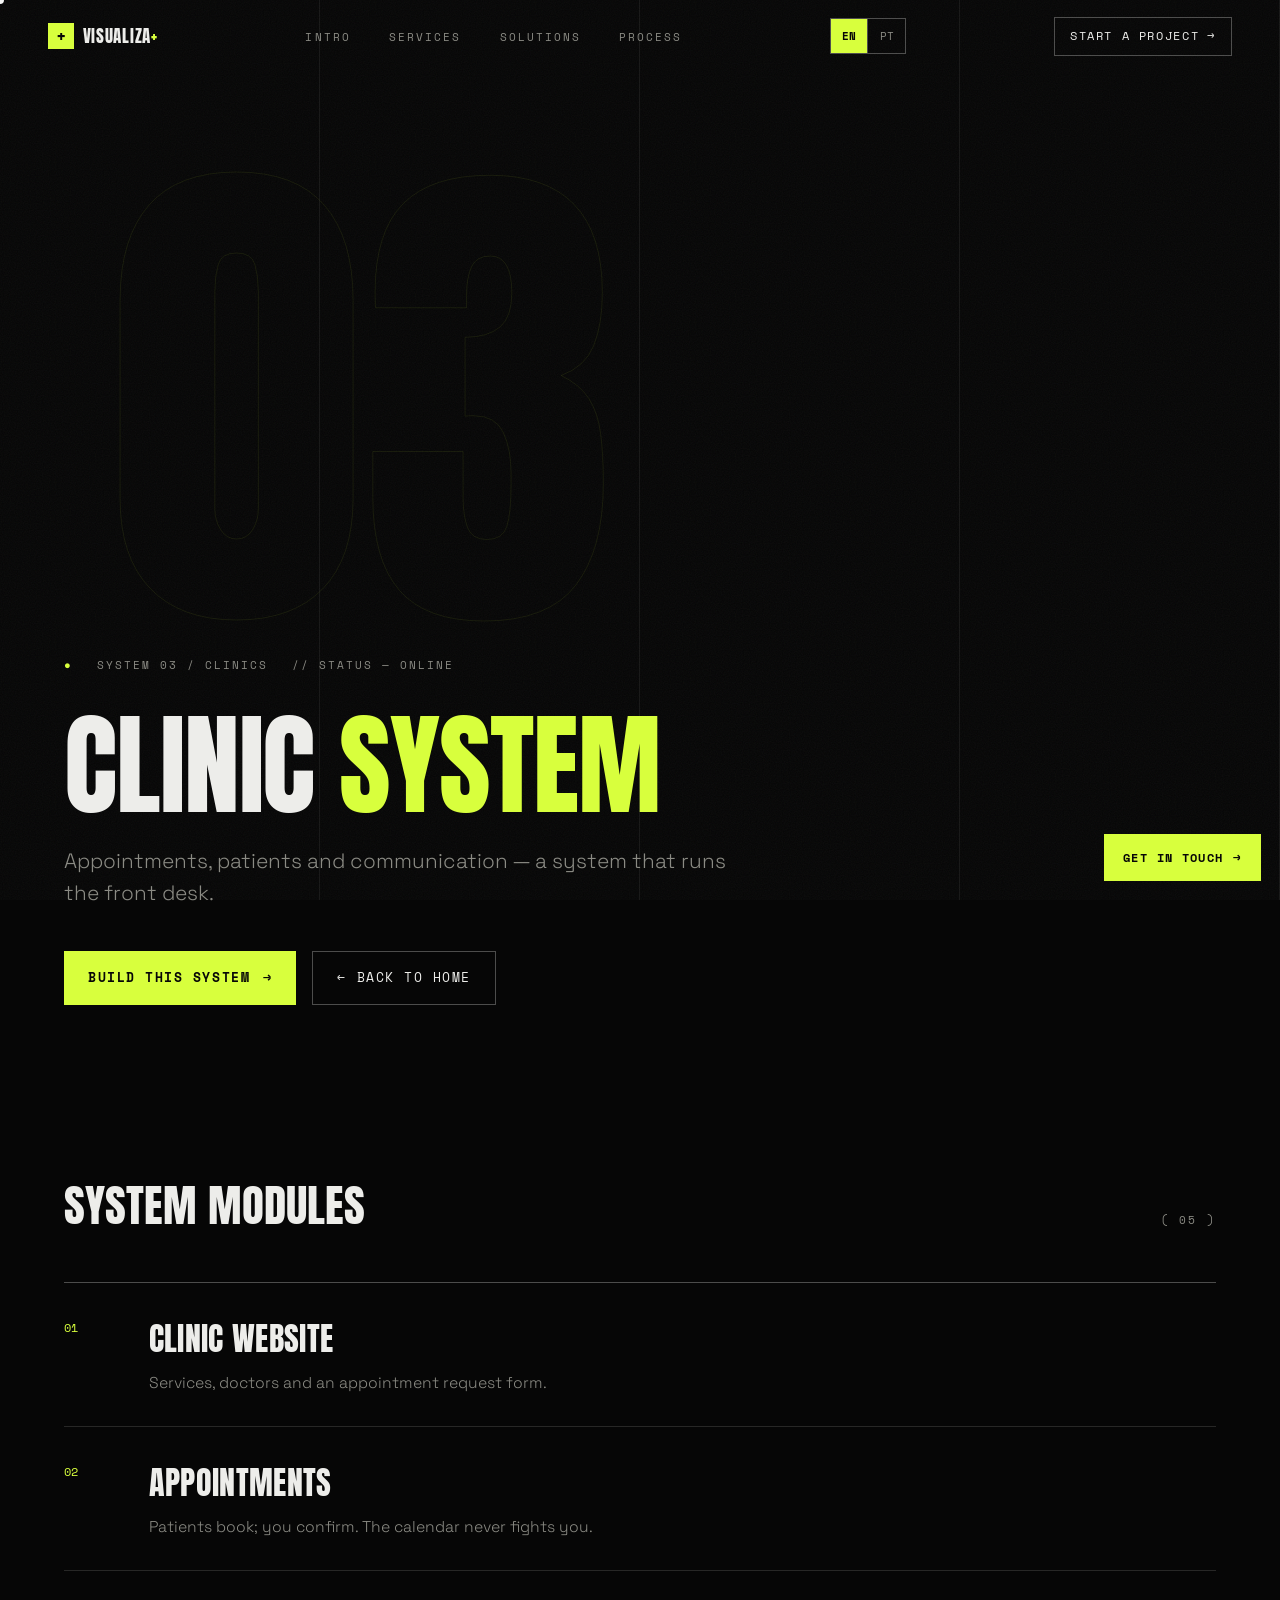
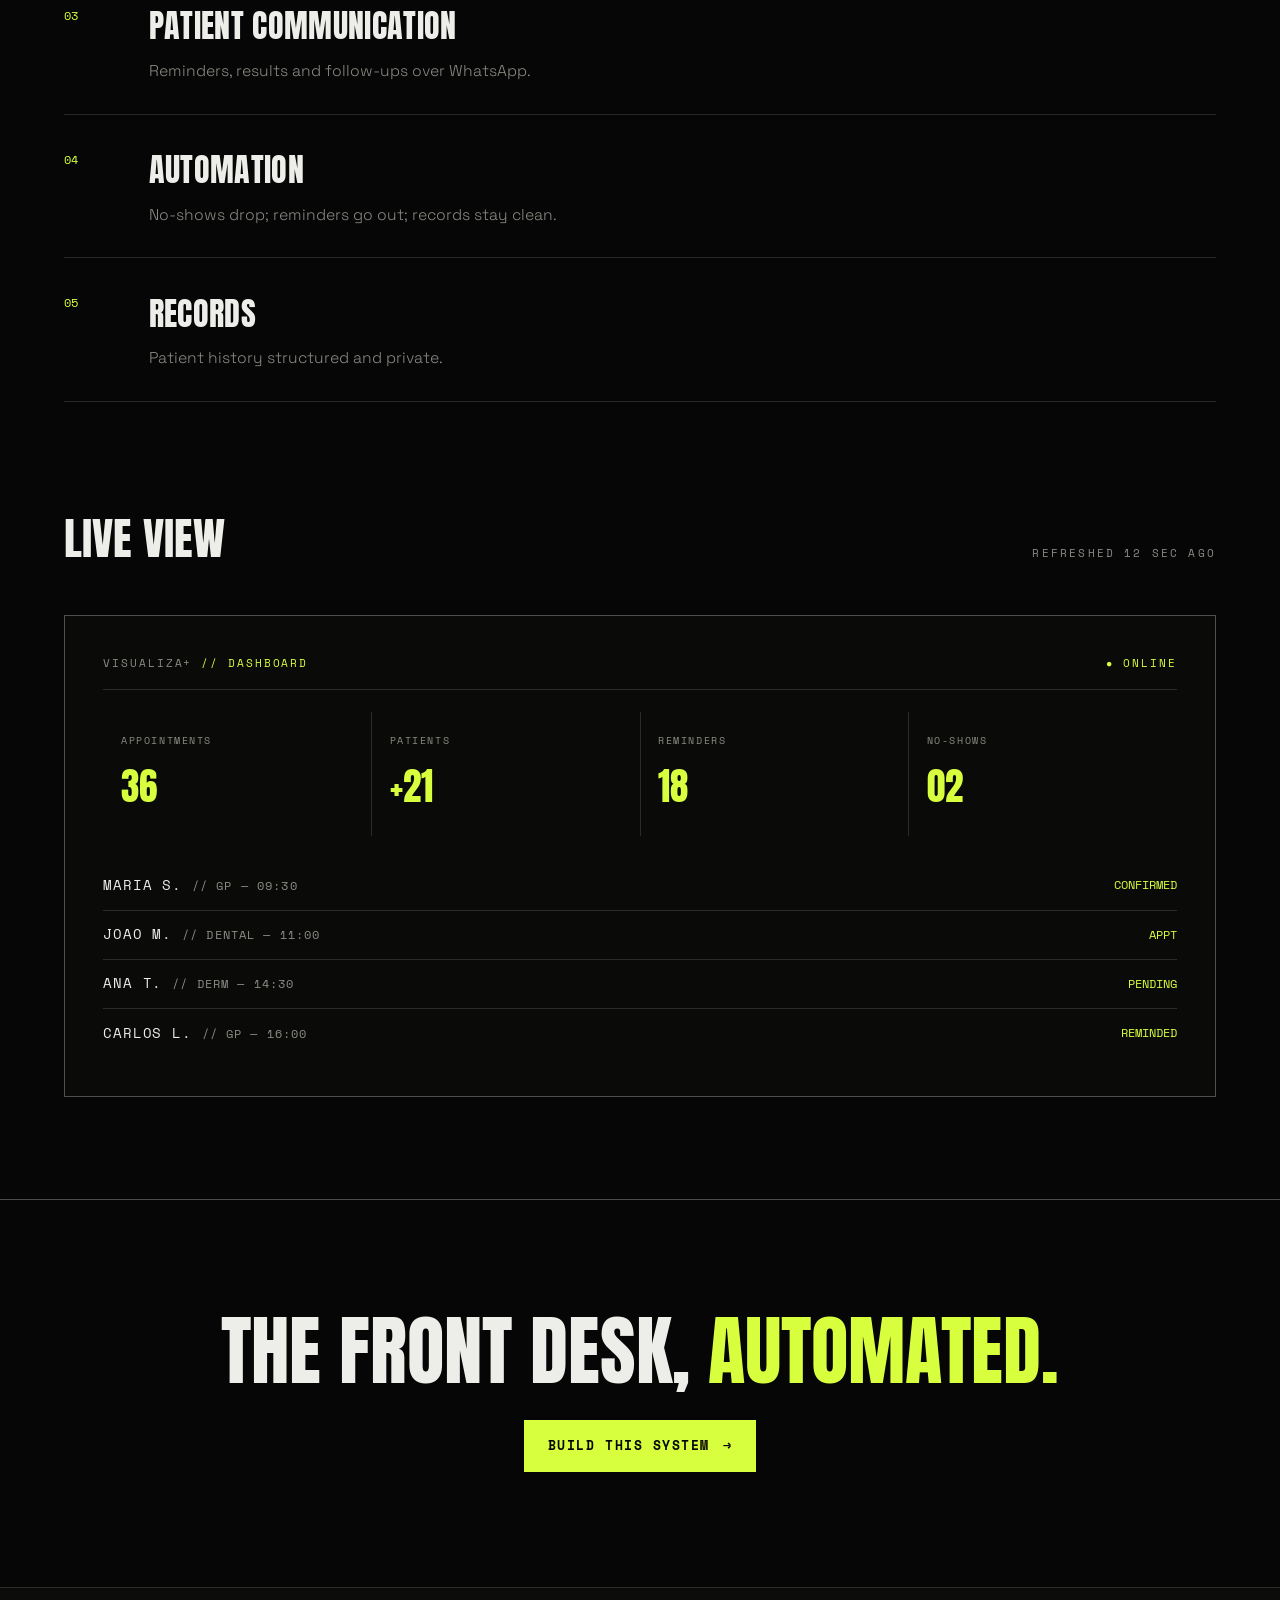
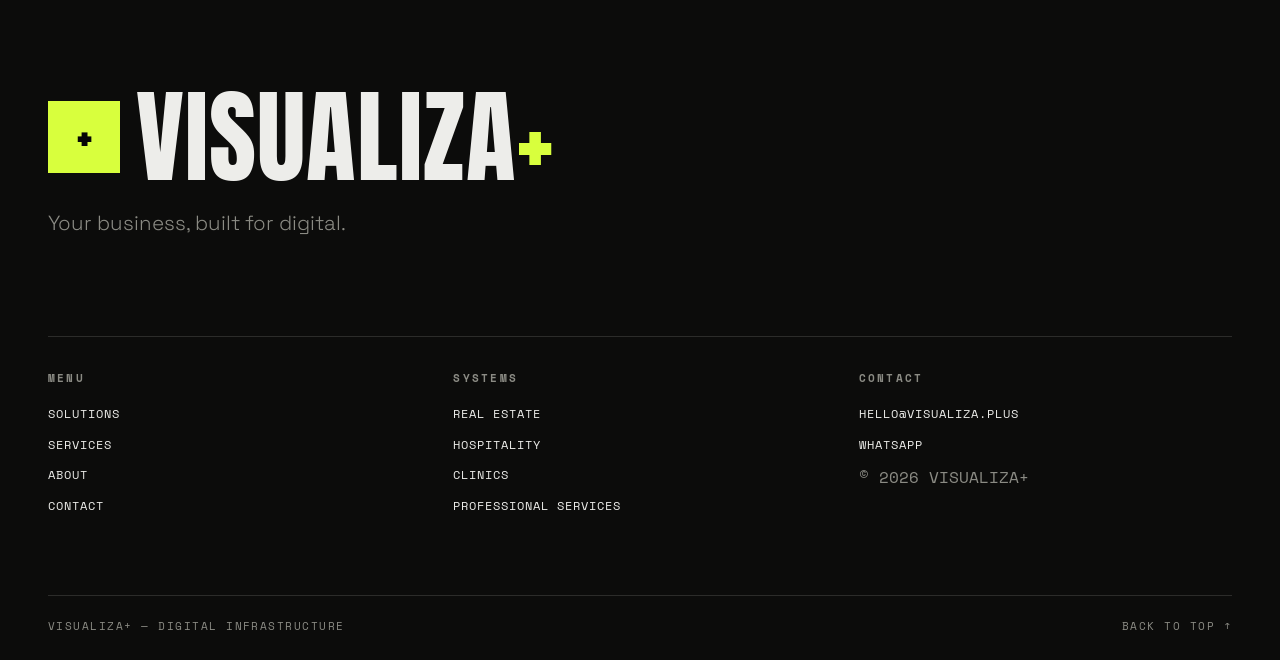
<file: prototypes/clinics.html>
<!DOCTYPE html>
<html lang="en">
<head>
<meta charset="UTF-8">
<meta name="viewport" content="width=device-width, initial-scale=1.0">
<title data-i18n="Clinic Website &amp; Appointment System in Mozambique | Visualiza+">Clinic Website &amp; Appointment System in Mozambique | Visualiza+</title>
<meta name="description" content="Clinic digital system for Mozambique: website, appointments, patient communication and automation — built by Visualiza+.">
<meta name="theme-color" content="#060606">
<link rel="canonical" href="https://visualizaplus.com/prototypes/clinics.html">
<link rel="icon" type="image/svg+xml" href="/favicon.svg">
<link rel="apple-touch-icon" href="/apple-touch-icon.png">
<meta property="og:type" content="website">
<meta property="og:site_name" content="VISUALIZA+">
<meta property="og:title" content="Clinic Website &amp; Appointment System in Mozambique | Visualiza+">
<meta property="og:description" content="Clinic digital system for Mozambique: website, appointments, patient communication and automation — built by Visualiza+.">
<meta property="og:url" content="https://visualizaplus.com/prototypes/clinics.html">
<meta property="og:image" content="https://visualizaplus.com/og-image.png">
<meta property="og:image:width" content="1200">
<meta property="og:image:height" content="630">
<meta property="og:locale" content="en_US">
<meta name="twitter:card" content="summary_large_image">
<meta name="twitter:title" content="Clinic Website &amp; Appointment System in Mozambique | Visualiza+">
<meta name="twitter:description" content="Clinic digital system for Mozambique: website, appointments, patient communication and automation — built by Visualiza+.">
<meta name="twitter:image" content="https://visualizaplus.com/og-image.png">
<link rel="preconnect" href="https://fonts.googleapis.com">
<link rel="preconnect" href="https://fonts.gstatic.com" crossorigin>
<link rel="preload" as="style" href="https://fonts.googleapis.com/css2?family=Anton&family=Space+Grotesk:wght@300;400;500;600;700&family=Space+Mono:ital,wght@0,400;0,700;1,400&display=swap">
<link href="https://fonts.googleapis.com/css2?family=Anton&family=Space+Grotesk:wght@300;400;500;600;700&family=Space+Mono:ital,wght@0,400;0,700;1,400&display=swap" rel="stylesheet">
<link rel="stylesheet" href="../css/style.css">
<script type="application/ld+json">
{
  "@context": "https://schema.org",
  "@type": "Organization",
  "name": "VISUALIZA+",
  "description": "Digital infrastructure for modern businesses.",
  "url": "https://visualizaplus.com/"
}
</script>
</head>
<body class="no-js">

<script>document.documentElement.classList.add('js');document.body.classList.remove('no-js');</script>

<!-- ============ LOADER ============ -->
<div id="loader" aria-hidden="true">
  <div class="loader-grid">
    <div class="loader-monobrand">VISUALIZA+</div>
    <div class="loader-line"><div class="loader-line-fill" id="loaderFill"></div></div>
    <div class="loader-meta">
      <span>BOOTING DIGITAL INFRASTRUCTURE</span>
      <span id="loaderPct">00%</span>
    </div>
  </div>
</div>

<!-- ============ CURSOR ============ -->
<div class="cursor" id="cursorDot" aria-hidden="true"></div>
<div class="cursor cursor-ring" id="cursorRing" aria-hidden="true"></div>

<!-- ============ SCROLL PROGRESS ============ -->
<div class="progress" aria-hidden="true"><span id="progressBar"></span></div>

<!-- ============ NAV ============ -->
<header class="nav" id="nav">
  <a class="nav-brand" href="../index.html#top" data-hover>
    <span class="nav-brand-plus">+</span>
    <span class="nav-brand-text">VISUALIZA<span class="acid">+</span></span>
  </a>
  <nav class="nav-links" aria-label="Primary">
    <a href="../index.html#intro" data-hover><span data-i18n="INTRO">INTRO</span></a>
    <a href="../services/" data-hover><span data-i18n="SERVICES">SERVICES</span></a>
    <a href="../index.html#solutions" data-hover><span data-i18n="SOLUTIONS">SOLUTIONS</span></a>
    <a href="../index.html#process" data-hover><span data-i18n="PROCESS">PROCESS</span></a>
  </nav>
  <div class="lang-switch" role="group" aria-label="Language">
    <button type="button" class="lang-btn" data-lang="en">EN</button>
    <button type="button" class="lang-btn" data-lang="pt">PT</button>
  </div>
    <button type="button" class="nav-burger" id="navBurger" aria-label="Menu" aria-expanded="false" aria-controls="mnav"><span></span></button>
  <button type="button" class="nav-cta" data-open-modal data-hover><span data-i18n="START A PROJECT">START A PROJECT</span> <span class="arr">→</span></button>
</header>

<main id="top">

  <!-- ============ PROTOTYPE HERO ============ -->
  <section class="proto-hero">
    <div class="proto-hero-bg" aria-hidden="true">03</div>
    <div class="proto-meta reveal">
      <span class="dot">●</span>
      <span data-i18n="SYSTEM 03 / CLINICS">SYSTEM 03 / CLINICS</span>
      <span>// <span data-i18n="STATUS — ONLINE">STATUS — ONLINE</span></span>
    </div>
    <h1 class="proto-title reveal" data-d="100" data-i18n-html="CLINIC SYSTEM">
      CLINIC <em>SYSTEM</em>
    </h1>
    <p class="proto-desc reveal" data-d="200" data-i18n="Appointments, patients and communication — a system that runs the front desk.">Appointments, patients and communication — a system that runs the front desk.</p>
    <div class="proto-actions reveal" data-d="300">
      <button type="button" class="btn btn-primary" data-open-modal data-hover>BUILD THIS SYSTEM <span class="arr">→</span></button>
      <a class="btn btn-ghost" href="../index.html#solutions" data-hover><span data-i18n="← BACK TO HOME">← BACK TO HOME</span></a>
    </div>
  </section>

  <!-- ============ MODULES ============ -->
  <section class="proto-section">
    <div class="proto-section-head reveal">
      <h2 class="proto-section-title" data-i18n="SYSTEM MODULES">SYSTEM MODULES</h2>
      <span class="proto-section-index mono">( 05 )</span>
    </div>
    <div class="proto-stack">
      <div class="proto-row reveal" data-hover>
        <span class="proto-row-num">01</span>
        <h3 class="proto-row-name" data-i18n="CLINIC WEBSITE">CLINIC WEBSITE</h3>
        <p class="proto-row-desc" data-i18n="Services, doctors and an appointment request form.">Services, doctors and an appointment request form.</p>
      </div>
      <div class="proto-row reveal" data-hover>
        <span class="proto-row-num">02</span>
        <h3 class="proto-row-name" data-i18n="APPOINTMENTS">APPOINTMENTS</h3>
        <p class="proto-row-desc" data-i18n="Patients book; you confirm. The calendar never fights you.">Patients book; you confirm. The calendar never fights you.</p>
      </div>
      <div class="proto-row reveal" data-hover>
        <span class="proto-row-num">03</span>
        <h3 class="proto-row-name" data-i18n="PATIENT COMMUNICATION">PATIENT COMMUNICATION</h3>
        <p class="proto-row-desc" data-i18n="Reminders, results and follow-ups over WhatsApp.">Reminders, results and follow-ups over WhatsApp.</p>
      </div>
      <div class="proto-row reveal" data-hover>
        <span class="proto-row-num">04</span>
        <h3 class="proto-row-name" data-i18n="AUTOMATION">AUTOMATION</h3>
        <p class="proto-row-desc" data-i18n="No-shows drop; reminders go out; records stay clean.">No-shows drop; reminders go out; records stay clean.</p>
      </div>
      <div class="proto-row reveal" data-hover>
        <span class="proto-row-num">05</span>
        <h3 class="proto-row-name" data-i18n="RECORDS">RECORDS</h3>
        <p class="proto-row-desc" data-i18n="Patient history structured and private.">Patient history structured and private.</p>
      </div>
    </div>
  </section>

  <!-- ============ LIVE VIEW ============ -->
  <section class="proto-section" style="padding-top:0">
    <div class="proto-section-head reveal">
      <h2 class="proto-section-title" data-i18n="LIVE VIEW">LIVE VIEW</h2>
      <span class="proto-section-index mono" data-i18n="REFRESHED 12 SEC AGO">REFRESHED 12 SEC AGO</span>
    </div>
    <div class="proto-dash reveal">
      <div class="proto-dash-bar mono">
        <span>VISUALIZA+ <span class="led">// DASHBOARD</span></span>
        <span class="led">● ONLINE</span>
      </div>
      <div class="proto-kpis">
        <div class="proto-kpi">
          <div class="proto-kpi-label" data-i18n="APPOINTMENTS">APPOINTMENTS</div>
          <div class="proto-kpi-value">36</div>
        </div>
        <div class="proto-kpi">
          <div class="proto-kpi-label" data-i18n="PATIENTS">PATIENTS</div>
          <div class="proto-kpi-value">+21</div>
        </div>
        <div class="proto-kpi">
          <div class="proto-kpi-label" data-i18n="REMINDERS">REMINDERS</div>
          <div class="proto-kpi-value">18</div>
        </div>
        <div class="proto-kpi">
          <div class="proto-kpi-label" data-i18n="NO-SHOWS">NO-SHOWS</div>
          <div class="proto-kpi-value">02</div>
        </div>
      </div>
      <div class="proto-table">
        <div class="proto-table-row">
          <span class="proto-table-name">MARIA S. <small>// GP — 09:30</small></span>
          <span class="proto-table-val" data-i18n="CONFIRMED">CONFIRMED</span>
        </div>
        <div class="proto-table-row">
          <span class="proto-table-name">JOAO M. <small>// DENTAL — 11:00</small></span>
          <span class="proto-table-val" data-i18n="APPT">APPT</span>
        </div>
        <div class="proto-table-row">
          <span class="proto-table-name">ANA T. <small>// DERM — 14:30</small></span>
          <span class="proto-table-val" data-i18n="PENDING">PENDING</span>
        </div>
        <div class="proto-table-row">
          <span class="proto-table-name">CARLOS L. <small>// GP — 16:00</small></span>
          <span class="proto-table-val" data-i18n="REMINDED">REMINDED</span>
        </div>
      </div>
    </div>
  </section>

  <!-- ============ PROTOTYPE CTA ============ -->
  <section class="proto-cta">
    <h2 class="reveal">THE FRONT DESK, <em data-i18n="AUTOMATED.">AUTOMATED.</em></h2>
    <div class="proto-actions reveal" data-d="100" style="justify-content:center">
      <button type="button" class="btn btn-primary" data-open-modal data-hover>BUILD THIS SYSTEM <span class="arr">→</span></button>
    </div>
  </section>

</main>

<!-- ============ FLOATING CTA ============ -->
<button type="button" class="floating-cta" data-open-modal aria-label="Get in touch">
  <span data-i18n="GET IN TOUCH">GET IN TOUCH</span> <i>→</i>
</button>

<!-- ============ GET IN TOUCH MODAL ============ -->
<div class="modal-wrap" id="modalWrap" aria-hidden="true">
  <div class="modal-backdrop" data-close-modal></div>
  <div class="modal" role="dialog" aria-modal="true" aria-label="Get in touch">
    <button type="button" class="modal-close" data-close-modal aria-label="Close">✕</button>
    <div class="modal-meta mono">// VISUALIZA+ — <span data-i18n="PROJECT INTAKE">PROJECT INTAKE</span></div>
    <h2 class="modal-title" data-i18n="GET IN TOUCH">GET IN TOUCH</h2>
    <p class="modal-sub" data-i18n="Tell us what you need. We reply on WhatsApp within 24 hours.">Tell us what you need. We reply on WhatsApp within 24 hours.</p>

    <form class="modal-form" id="contactForm" novalidate>
      <div class="field">
        <label class="field-label" for="fType" data-i18n="PROJECT TYPE">PROJECT TYPE</label>
        <select id="fType" name="type">
          <option value="Website" data-i18n="WEBSITE">WEBSITE</option>
          <option value="Business email" data-i18n="BUSINESS EMAIL">BUSINESS EMAIL</option>
          <option value="Landing page" data-i18n="LANDING PAGE">LANDING PAGE</option>
          <option value="Automation" data-i18n="AUTOMATION">AUTOMATION</option>
          <option value="CRM / System" data-i18n="CRM / SYSTEM">CRM / SYSTEM</option>
          <option value="Full digital system" data-i18n="FULL DIGITAL SYSTEM">FULL DIGITAL SYSTEM</option>
          <option value="Something else" data-i18n="SOMETHING ELSE">SOMETHING ELSE</option>
        </select>
      </div>
      <div class="field">
        <label class="field-label" for="fName" data-i18n="YOUR NAME">YOUR NAME</label>
        <input type="text" id="fName" name="name" autocomplete="name" placeholder="Full name" data-i18n-attr="placeholder|Full name">
      </div>
      <div class="field">
        <label class="field-label" for="fEmail" data-i18n="EMAIL">EMAIL</label>
        <input type="email" id="fEmail" name="email" autocomplete="email" placeholder="you@company.com" data-i18n-attr="placeholder|you@company.com">
      </div>
      <div class="field">
        <label class="field-label" for="fWhats" data-i18n="WHATSAPP">WHATSAPP</label>
        <input type="tel" id="fWhats" name="whatsapp" autocomplete="tel" placeholder="+258 …" data-i18n-attr="placeholder|+258 …">
      </div>
      <div class="field">
        <label class="field-label" for="fDetails" data-i18n="PROJECT DETAILS">PROJECT DETAILS</label>
        <textarea id="fDetails" name="details" rows="3" placeholder="A few lines about your project…" data-i18n-attr="placeholder|A few lines about your project…"></textarea>
      </div>
      <button type="submit" class="btn btn-primary modal-submit">
        <span data-i18n="SEND VIA WHATSAPP">SEND VIA WHATSAPP</span> <span class="arr">→</span>
      </button>
      <button type="button" class="btn btn-ghost modal-submit" id="sendEmailBtn">
        <span data-i18n="SEND VIA EMAIL">SEND VIA EMAIL</span> <span class="arr">→</span>
      </button>
      <p class="modal-note mono" data-i18n="WHATSAPP +258 87 977 1024">WHATSAPP +258 87 977 1024</p>
    </form>
  </div>
</div>

<!-- ============ FOOTER ============ -->
<footer class="footer" id="footer">
  <div class="footer-brand reveal">
    <span class="footer-plus">+</span>
    <span class="footer-word">VISUALIZA<span class="acid">+</span></span>
  </div>
  <p class="footer-tagline reveal" data-i18n="Your business, built for digital.">Your business, built for digital.</p>

  <div class="footer-grid">
    <div class="footer-col">
      <h4 class="mono" data-i18n="MENU">MENU</h4>
      <a href="../index.html#solutions" data-hover><span data-i18n="SOLUTIONS">SOLUTIONS</span></a>
      <a href="../services/" data-hover><span data-i18n="SERVICES">SERVICES</span></a>
      <a href="../index.html#intro" data-hover><span data-i18n="ABOUT">ABOUT</span></a>
      <button type="button" data-open-modal data-hover><span data-i18n="CONTACT">CONTACT</span></button>
    </div>
    <div class="footer-col">
      <h4 class="mono" data-i18n="SYSTEMS">SYSTEMS</h4>
      <a href="real-estate.html" data-hover><span data-i18n="REAL ESTATE">REAL ESTATE</span></a>
      <a href="hospitality.html" data-hover><span data-i18n="HOSPITALITY">HOSPITALITY</span></a>
      <a href="clinics.html" data-hover><span data-i18n="CLINICS">CLINICS</span></a>
      <a href="professional-services.html" data-hover><span data-i18n="PROFESSIONAL SERVICES">PROFESSIONAL SERVICES</span></a>
    </div>
    <div class="footer-col">
      <h4 class="mono" data-i18n="CONTACT">CONTACT</h4>
      <a href="mailto:hello@visualiza.plus" data-hover>HELLO@VISUALIZA.PLUS</a>
      <a href="https://wa.me/+258879771024" data-hover target="_blank" rel="noopener" aria-label="Chat with VISUALIZA+ on WhatsApp">WHATSAPP</a>
      <span class="mono dim">© 2026 VISUALIZA+</span>
    </div>
  </div>

  <div class="footer-base">
    <span class="mono">VISUALIZA+ — <span data-i18n="DIGITAL INFRASTRUCTURE">DIGITAL INFRASTRUCTURE</span></span>
    <a class="mono" href="#top" data-hover><span data-i18n="BACK TO TOP">BACK TO TOP</span> ↑</a>
  </div>
</footer>

<script src="../js/main.js"></script>
</body>
</html>
</file>
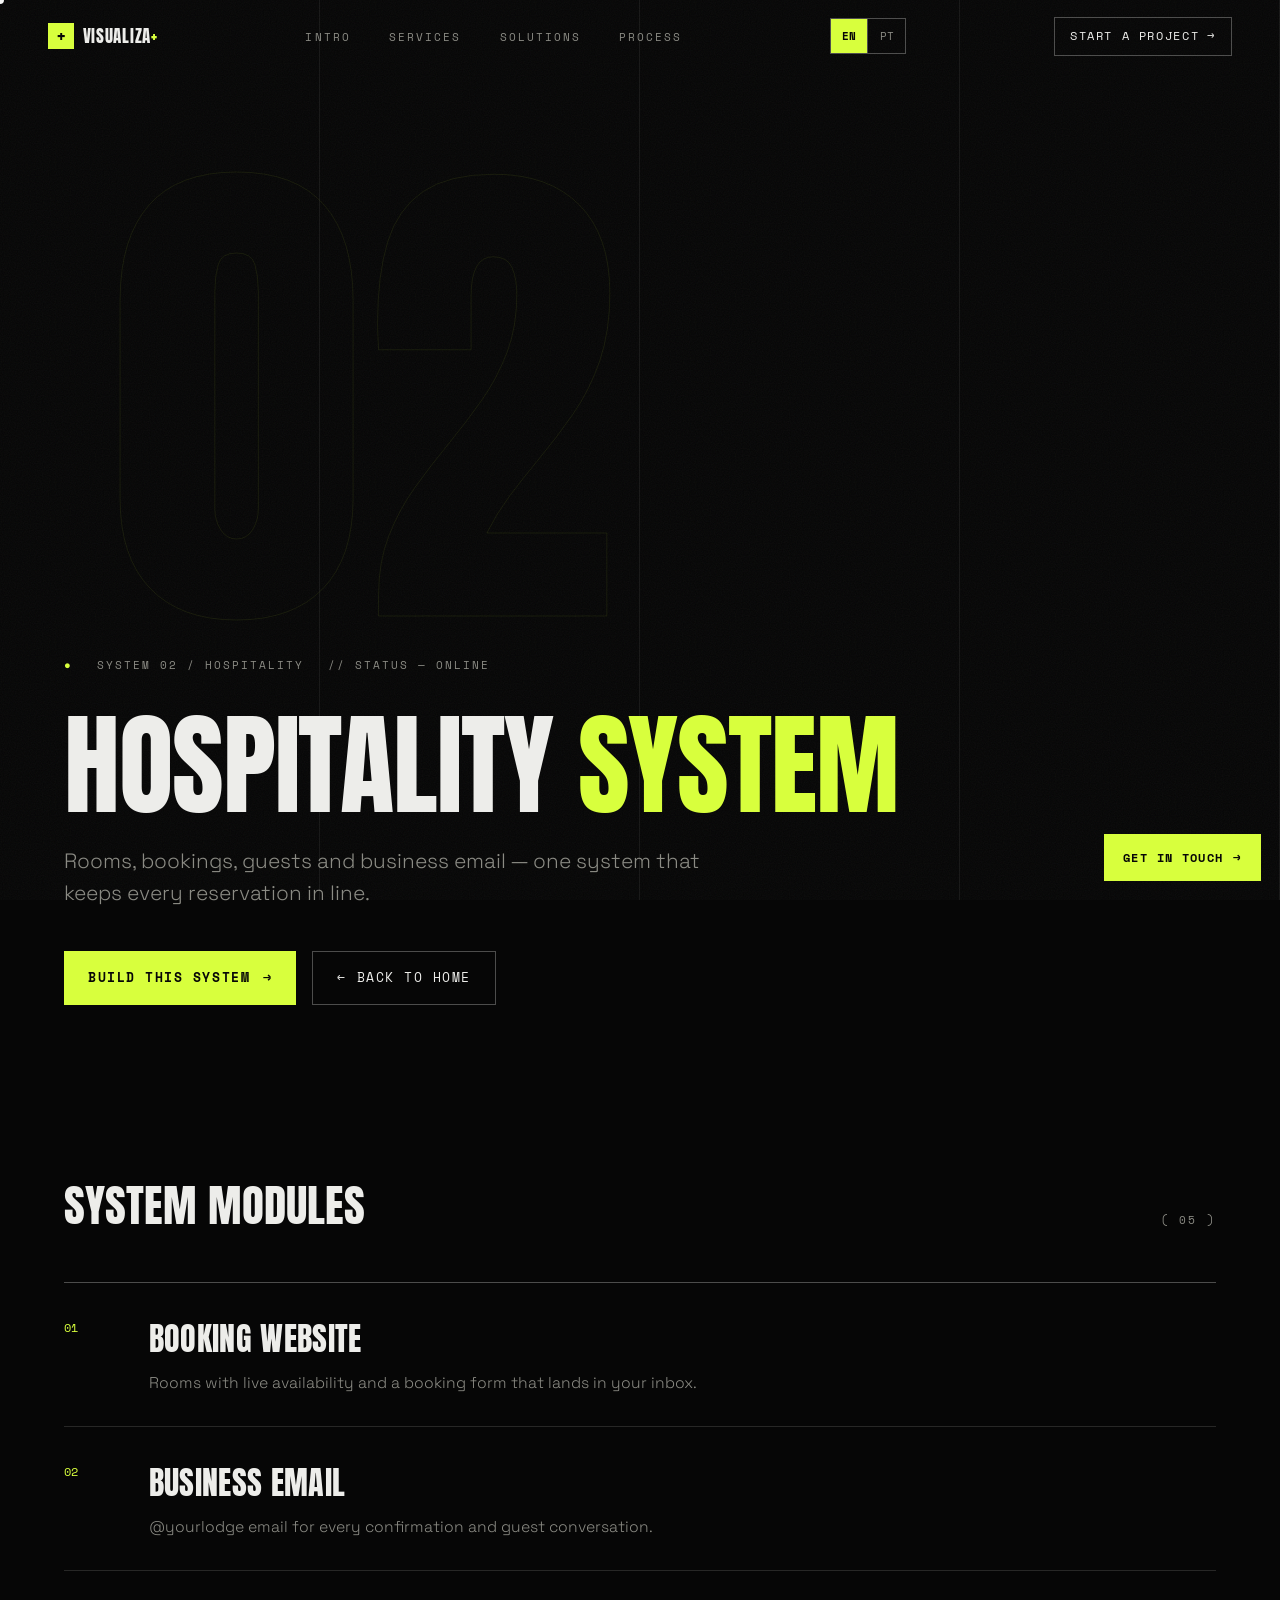
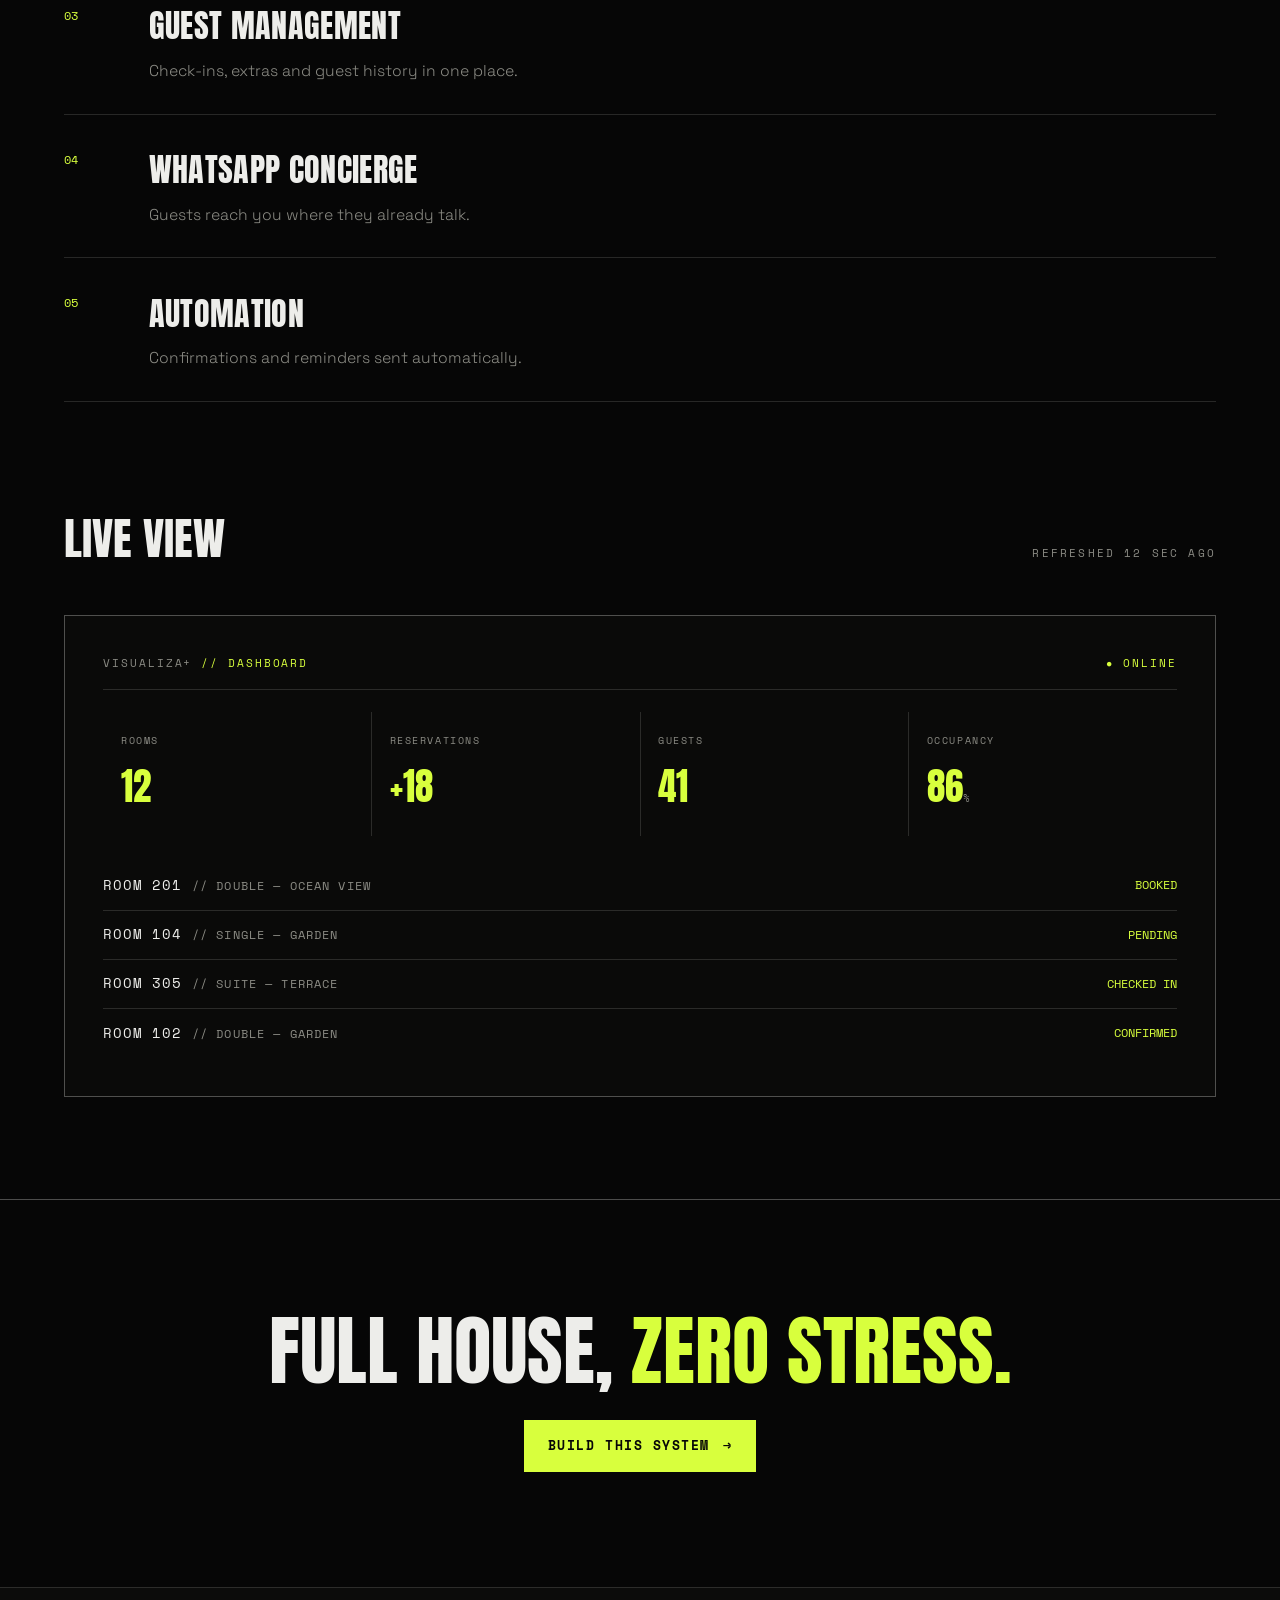
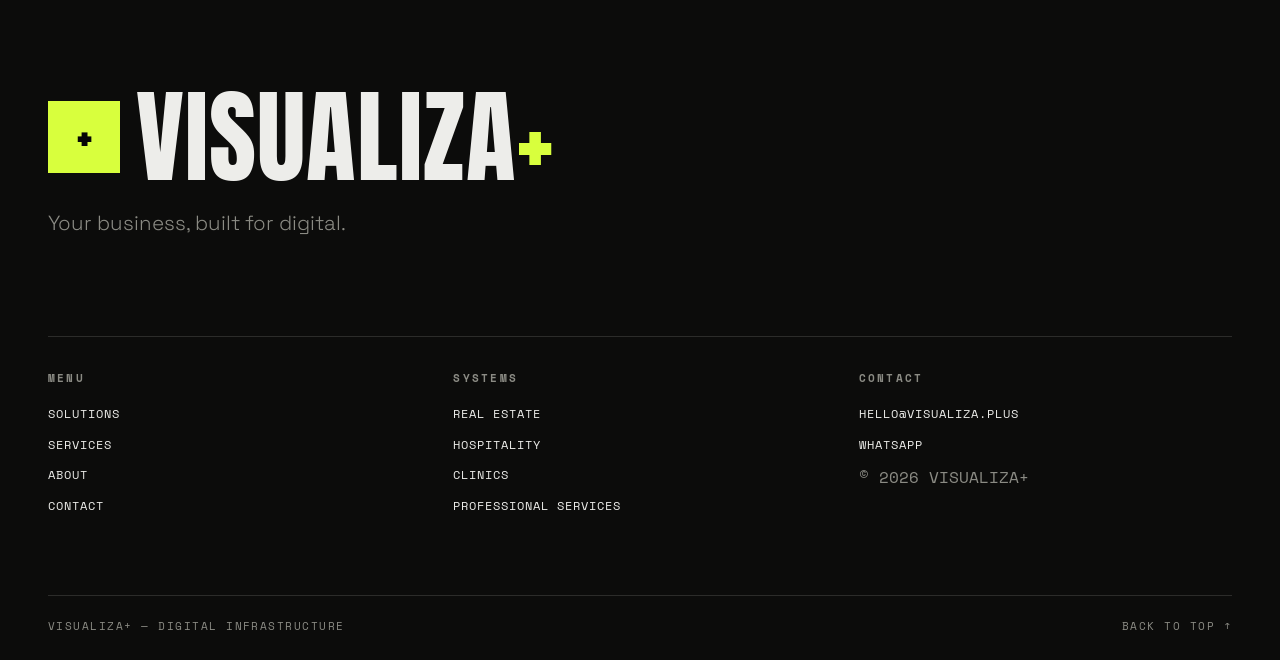
<file: prototypes/hospitality.html>
<!DOCTYPE html>
<html lang="en">
<head>
<meta charset="UTF-8">
<meta name="viewport" content="width=device-width, initial-scale=1.0">
<title data-i18n="Hotel &amp; Hospitality Booking System in Mozambique | Visualiza+">Hotel &amp; Hospitality Booking System in Mozambique | Visualiza+</title>
<meta name="description" content="Hospitality digital system for Mozambique: booking website, business email, guest management and WhatsApp concierge — built by Visualiza+.">
<meta name="theme-color" content="#060606">
<link rel="canonical" href="https://visualizaplus.com/prototypes/hospitality.html">
<link rel="icon" type="image/svg+xml" href="/favicon.svg">
<link rel="apple-touch-icon" href="/apple-touch-icon.png">
<meta property="og:type" content="website">
<meta property="og:site_name" content="VISUALIZA+">
<meta property="og:title" content="Hotel &amp; Hospitality Booking System in Mozambique | Visualiza+">
<meta property="og:description" content="Hospitality digital system for Mozambique: booking website, business email, guest management and WhatsApp concierge — built by Visualiza+.">
<meta property="og:url" content="https://visualizaplus.com/prototypes/hospitality.html">
<meta property="og:image" content="https://visualizaplus.com/og-image.png">
<meta property="og:image:width" content="1200">
<meta property="og:image:height" content="630">
<meta property="og:locale" content="en_US">
<meta name="twitter:card" content="summary_large_image">
<meta name="twitter:title" content="Hotel &amp; Hospitality Booking System in Mozambique | Visualiza+">
<meta name="twitter:description" content="Hospitality digital system for Mozambique: booking website, business email, guest management and WhatsApp concierge — built by Visualiza+.">
<meta name="twitter:image" content="https://visualizaplus.com/og-image.png">
<link rel="preconnect" href="https://fonts.googleapis.com">
<link rel="preconnect" href="https://fonts.gstatic.com" crossorigin>
<link rel="preload" as="style" href="https://fonts.googleapis.com/css2?family=Anton&family=Space+Grotesk:wght@300;400;500;600;700&family=Space+Mono:ital,wght@0,400;0,700;1,400&display=swap">
<link href="https://fonts.googleapis.com/css2?family=Anton&family=Space+Grotesk:wght@300;400;500;600;700&family=Space+Mono:ital,wght@0,400;0,700;1,400&display=swap" rel="stylesheet">
<link rel="stylesheet" href="../css/style.css">
<script type="application/ld+json">
{
  "@context": "https://schema.org",
  "@type": "Organization",
  "name": "VISUALIZA+",
  "description": "Digital infrastructure for modern businesses.",
  "url": "https://visualizaplus.com/"
}
</script>
</head>
<body class="no-js">

<script>document.documentElement.classList.add('js');document.body.classList.remove('no-js');</script>

<!-- ============ LOADER ============ -->
<div id="loader" aria-hidden="true">
  <div class="loader-grid">
    <div class="loader-monobrand">VISUALIZA+</div>
    <div class="loader-line"><div class="loader-line-fill" id="loaderFill"></div></div>
    <div class="loader-meta">
      <span>BOOTING DIGITAL INFRASTRUCTURE</span>
      <span id="loaderPct">00%</span>
    </div>
  </div>
</div>

<!-- ============ CURSOR ============ -->
<div class="cursor" id="cursorDot" aria-hidden="true"></div>
<div class="cursor cursor-ring" id="cursorRing" aria-hidden="true"></div>

<!-- ============ SCROLL PROGRESS ============ -->
<div class="progress" aria-hidden="true"><span id="progressBar"></span></div>

<!-- ============ NAV ============ -->
<header class="nav" id="nav">
  <a class="nav-brand" href="../index.html#top" data-hover>
    <span class="nav-brand-plus">+</span>
    <span class="nav-brand-text">VISUALIZA<span class="acid">+</span></span>
  </a>
  <nav class="nav-links" aria-label="Primary">
    <a href="../index.html#intro" data-hover><span data-i18n="INTRO">INTRO</span></a>
    <a href="../services/" data-hover><span data-i18n="SERVICES">SERVICES</span></a>
    <a href="../index.html#solutions" data-hover><span data-i18n="SOLUTIONS">SOLUTIONS</span></a>
    <a href="../index.html#process" data-hover><span data-i18n="PROCESS">PROCESS</span></a>
  </nav>
  <div class="lang-switch" role="group" aria-label="Language">
    <button type="button" class="lang-btn" data-lang="en">EN</button>
    <button type="button" class="lang-btn" data-lang="pt">PT</button>
  </div>
    <button type="button" class="nav-burger" id="navBurger" aria-label="Menu" aria-expanded="false" aria-controls="mnav"><span></span></button>
  <button type="button" class="nav-cta" data-open-modal data-hover><span data-i18n="START A PROJECT">START A PROJECT</span> <span class="arr">→</span></button>
</header>

<main id="top">

  <!-- ============ PROTOTYPE HERO ============ -->
  <section class="proto-hero">
    <div class="proto-hero-bg" aria-hidden="true">02</div>
    <div class="proto-meta reveal">
      <span class="dot">●</span>
      <span data-i18n="SYSTEM 02 / HOSPITALITY">SYSTEM 02 / HOSPITALITY</span>
      <span>// <span data-i18n="STATUS — ONLINE">STATUS — ONLINE</span></span>
    </div>
    <h1 class="proto-title reveal" data-d="100" data-i18n-html="HOSPITALITY SYSTEM">
      HOSPITALITY <em>SYSTEM</em>
    </h1>
    <p class="proto-desc reveal" data-d="200" data-i18n="Rooms, bookings, guests and business email — one system that keeps every reservation in line.">Rooms, bookings, guests and business email — one system that keeps every reservation in line.</p>
    <div class="proto-actions reveal" data-d="300">
      <button type="button" class="btn btn-primary" data-open-modal data-hover>BUILD THIS SYSTEM <span class="arr">→</span></button>
      <a class="btn btn-ghost" href="../index.html#solutions" data-hover><span data-i18n="← BACK TO HOME">← BACK TO HOME</span></a>
    </div>
  </section>

  <!-- ============ MODULES ============ -->
  <section class="proto-section">
    <div class="proto-section-head reveal">
      <h2 class="proto-section-title" data-i18n="SYSTEM MODULES">SYSTEM MODULES</h2>
      <span class="proto-section-index mono">( 05 )</span>
    </div>
    <div class="proto-stack">
      <div class="proto-row reveal" data-hover>
        <span class="proto-row-num">01</span>
        <h3 class="proto-row-name" data-i18n="BOOKING WEBSITE">BOOKING WEBSITE</h3>
        <p class="proto-row-desc" data-i18n="Rooms with live availability and a booking form that lands in your inbox.">Rooms with live availability and a booking form that lands in your inbox.</p>
      </div>
      <div class="proto-row reveal" data-hover>
        <span class="proto-row-num">02</span>
        <h3 class="proto-row-name" data-i18n="BUSINESS EMAIL">BUSINESS EMAIL</h3>
        <p class="proto-row-desc" data-i18n="@yourlodge email for every confirmation and guest conversation.">@yourlodge email for every confirmation and guest conversation.</p>
      </div>
      <div class="proto-row reveal" data-hover>
        <span class="proto-row-num">03</span>
        <h3 class="proto-row-name" data-i18n="GUEST MANAGEMENT">GUEST MANAGEMENT</h3>
        <p class="proto-row-desc" data-i18n="Check-ins, extras and guest history in one place.">Check-ins, extras and guest history in one place.</p>
      </div>
      <div class="proto-row reveal" data-hover>
        <span class="proto-row-num">04</span>
        <h3 class="proto-row-name" data-i18n="WHATSAPP CONCIERGE">WHATSAPP CONCIERGE</h3>
        <p class="proto-row-desc" data-i18n="Guests reach you where they already talk.">Guests reach you where they already talk.</p>
      </div>
      <div class="proto-row reveal" data-hover>
        <span class="proto-row-num">05</span>
        <h3 class="proto-row-name" data-i18n="AUTOMATION">AUTOMATION</h3>
        <p class="proto-row-desc" data-i18n="Confirmations and reminders sent automatically.">Confirmations and reminders sent automatically.</p>
      </div>
    </div>
  </section>

  <!-- ============ LIVE VIEW ============ -->
  <section class="proto-section" style="padding-top:0">
    <div class="proto-section-head reveal">
      <h2 class="proto-section-title" data-i18n="LIVE VIEW">LIVE VIEW</h2>
      <span class="proto-section-index mono" data-i18n="REFRESHED 12 SEC AGO">REFRESHED 12 SEC AGO</span>
    </div>
    <div class="proto-dash reveal">
      <div class="proto-dash-bar mono">
        <span>VISUALIZA+ <span class="led">// DASHBOARD</span></span>
        <span class="led">● ONLINE</span>
      </div>
      <div class="proto-kpis">
        <div class="proto-kpi">
          <div class="proto-kpi-label" data-i18n="ROOMS">ROOMS</div>
          <div class="proto-kpi-value">12</div>
        </div>
        <div class="proto-kpi">
          <div class="proto-kpi-label" data-i18n="RESERVATIONS">RESERVATIONS</div>
          <div class="proto-kpi-value">+18</div>
        </div>
        <div class="proto-kpi">
          <div class="proto-kpi-label" data-i18n="GUESTS">GUESTS</div>
          <div class="proto-kpi-value">41</div>
        </div>
        <div class="proto-kpi">
          <div class="proto-kpi-label" data-i18n="OCCUPANCY">OCCUPANCY</div>
          <div class="proto-kpi-value">86<span class="proto-kpi-unit">%</span></div>
        </div>
      </div>
      <div class="proto-table">
        <div class="proto-table-row">
          <span class="proto-table-name">ROOM 201 <small>// DOUBLE — OCEAN VIEW</small></span>
          <span class="proto-table-val" data-i18n="BOOKED">BOOKED</span>
        </div>
        <div class="proto-table-row">
          <span class="proto-table-name">ROOM 104 <small>// SINGLE — GARDEN</small></span>
          <span class="proto-table-val" data-i18n="PENDING">PENDING</span>
        </div>
        <div class="proto-table-row">
          <span class="proto-table-name">ROOM 305 <small>// SUITE — TERRACE</small></span>
          <span class="proto-table-val" data-i18n="CHECKED IN">CHECKED IN</span>
        </div>
        <div class="proto-table-row">
          <span class="proto-table-name">ROOM 102 <small>// DOUBLE — GARDEN</small></span>
          <span class="proto-table-val" data-i18n="CONFIRMED">CONFIRMED</span>
        </div>
      </div>
    </div>
  </section>

  <!-- ============ PROTOTYPE CTA ============ -->
  <section class="proto-cta">
    <h2 class="reveal">FULL HOUSE, <em data-i18n="ZERO STRESS.">ZERO STRESS.</em></h2>
    <div class="proto-actions reveal" data-d="100" style="justify-content:center">
      <button type="button" class="btn btn-primary" data-open-modal data-hover>BUILD THIS SYSTEM <span class="arr">→</span></button>
    </div>
  </section>

</main>

<!-- ============ FLOATING CTA ============ -->
<button type="button" class="floating-cta" data-open-modal aria-label="Get in touch">
  <span data-i18n="GET IN TOUCH">GET IN TOUCH</span> <i>→</i>
</button>

<!-- ============ GET IN TOUCH MODAL ============ -->
<div class="modal-wrap" id="modalWrap" aria-hidden="true">
  <div class="modal-backdrop" data-close-modal></div>
  <div class="modal" role="dialog" aria-modal="true" aria-label="Get in touch">
    <button type="button" class="modal-close" data-close-modal aria-label="Close">✕</button>
    <div class="modal-meta mono">// VISUALIZA+ — <span data-i18n="PROJECT INTAKE">PROJECT INTAKE</span></div>
    <h2 class="modal-title" data-i18n="GET IN TOUCH">GET IN TOUCH</h2>
    <p class="modal-sub" data-i18n="Tell us what you need. We reply on WhatsApp within 24 hours.">Tell us what you need. We reply on WhatsApp within 24 hours.</p>

    <form class="modal-form" id="contactForm" novalidate>
      <div class="field">
        <label class="field-label" for="fType" data-i18n="PROJECT TYPE">PROJECT TYPE</label>
        <select id="fType" name="type">
          <option value="Website" data-i18n="WEBSITE">WEBSITE</option>
          <option value="Business email" data-i18n="BUSINESS EMAIL">BUSINESS EMAIL</option>
          <option value="Landing page" data-i18n="LANDING PAGE">LANDING PAGE</option>
          <option value="Automation" data-i18n="AUTOMATION">AUTOMATION</option>
          <option value="CRM / System" data-i18n="CRM / SYSTEM">CRM / SYSTEM</option>
          <option value="Full digital system" data-i18n="FULL DIGITAL SYSTEM">FULL DIGITAL SYSTEM</option>
          <option value="Something else" data-i18n="SOMETHING ELSE">SOMETHING ELSE</option>
        </select>
      </div>
      <div class="field">
        <label class="field-label" for="fName" data-i18n="YOUR NAME">YOUR NAME</label>
        <input type="text" id="fName" name="name" autocomplete="name" placeholder="Full name" data-i18n-attr="placeholder|Full name">
      </div>
      <div class="field">
        <label class="field-label" for="fEmail" data-i18n="EMAIL">EMAIL</label>
        <input type="email" id="fEmail" name="email" autocomplete="email" placeholder="you@company.com" data-i18n-attr="placeholder|you@company.com">
      </div>
      <div class="field">
        <label class="field-label" for="fWhats" data-i18n="WHATSAPP">WHATSAPP</label>
        <input type="tel" id="fWhats" name="whatsapp" autocomplete="tel" placeholder="+258 …" data-i18n-attr="placeholder|+258 …">
      </div>
      <div class="field">
        <label class="field-label" for="fDetails" data-i18n="PROJECT DETAILS">PROJECT DETAILS</label>
        <textarea id="fDetails" name="details" rows="3" placeholder="A few lines about your project…" data-i18n-attr="placeholder|A few lines about your project…"></textarea>
      </div>
      <button type="submit" class="btn btn-primary modal-submit">
        <span data-i18n="SEND VIA WHATSAPP">SEND VIA WHATSAPP</span> <span class="arr">→</span>
      </button>
      <button type="button" class="btn btn-ghost modal-submit" id="sendEmailBtn">
        <span data-i18n="SEND VIA EMAIL">SEND VIA EMAIL</span> <span class="arr">→</span>
      </button>
      <p class="modal-note mono" data-i18n="WHATSAPP +258 87 977 1024">WHATSAPP +258 87 977 1024</p>
    </form>
  </div>
</div>

<!-- ============ FOOTER ============ -->
<footer class="footer" id="footer">
  <div class="footer-brand reveal">
    <span class="footer-plus">+</span>
    <span class="footer-word">VISUALIZA<span class="acid">+</span></span>
  </div>
  <p class="footer-tagline reveal" data-i18n="Your business, built for digital.">Your business, built for digital.</p>

  <div class="footer-grid">
    <div class="footer-col">
      <h4 class="mono" data-i18n="MENU">MENU</h4>
      <a href="../index.html#solutions" data-hover><span data-i18n="SOLUTIONS">SOLUTIONS</span></a>
      <a href="../services/" data-hover><span data-i18n="SERVICES">SERVICES</span></a>
      <a href="../index.html#intro" data-hover><span data-i18n="ABOUT">ABOUT</span></a>
      <button type="button" data-open-modal data-hover><span data-i18n="CONTACT">CONTACT</span></button>
    </div>
    <div class="footer-col">
      <h4 class="mono" data-i18n="SYSTEMS">SYSTEMS</h4>
      <a href="real-estate.html" data-hover><span data-i18n="REAL ESTATE">REAL ESTATE</span></a>
      <a href="hospitality.html" data-hover><span data-i18n="HOSPITALITY">HOSPITALITY</span></a>
      <a href="clinics.html" data-hover><span data-i18n="CLINICS">CLINICS</span></a>
      <a href="professional-services.html" data-hover><span data-i18n="PROFESSIONAL SERVICES">PROFESSIONAL SERVICES</span></a>
    </div>
    <div class="footer-col">
      <h4 class="mono" data-i18n="CONTACT">CONTACT</h4>
      <a href="mailto:hello@visualiza.plus" data-hover>HELLO@VISUALIZA.PLUS</a>
      <a href="https://wa.me/+258879771024" data-hover target="_blank" rel="noopener" aria-label="Chat with VISUALIZA+ on WhatsApp">WHATSAPP</a>
      <span class="mono dim">© 2026 VISUALIZA+</span>
    </div>
  </div>

  <div class="footer-base">
    <span class="mono">VISUALIZA+ — <span data-i18n="DIGITAL INFRASTRUCTURE">DIGITAL INFRASTRUCTURE</span></span>
    <a class="mono" href="#top" data-hover><span data-i18n="BACK TO TOP">BACK TO TOP</span> ↑</a>
  </div>
</footer>

<script src="../js/main.js"></script>
</body>
</html>
</file>
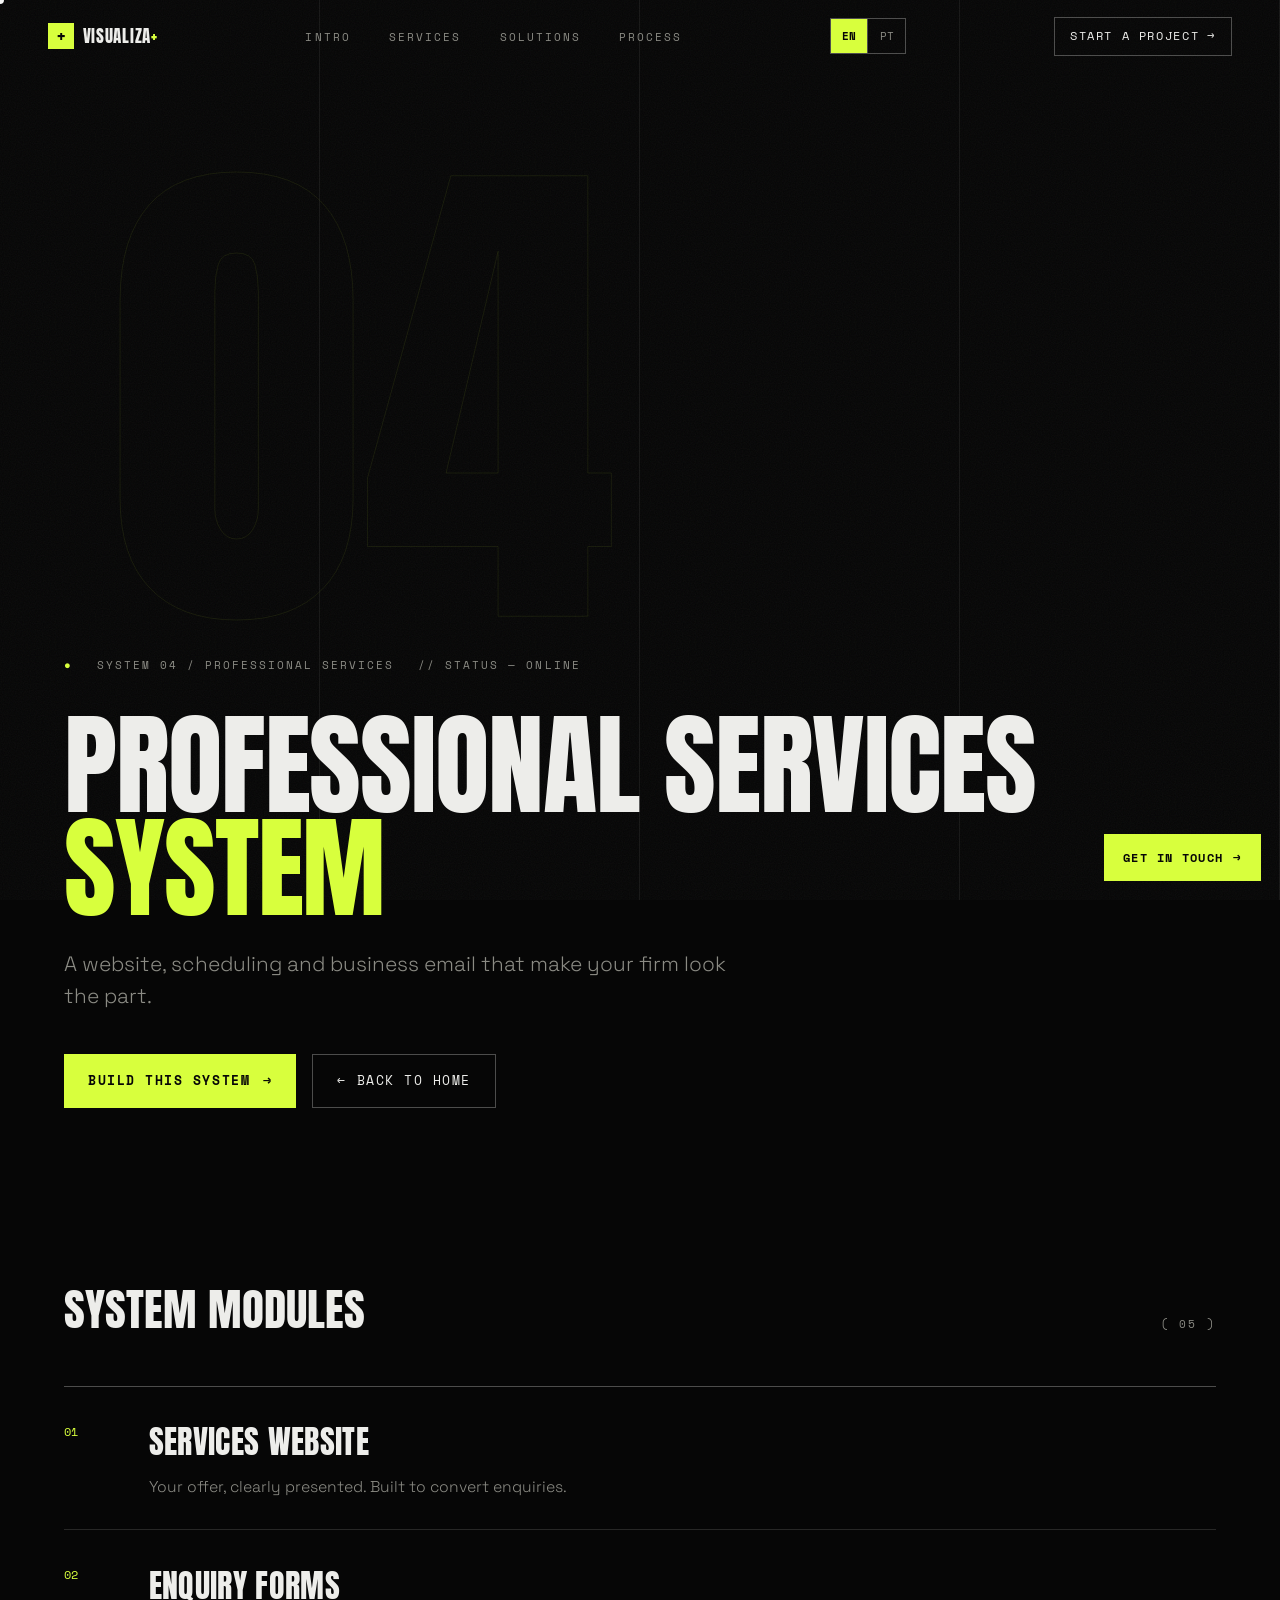
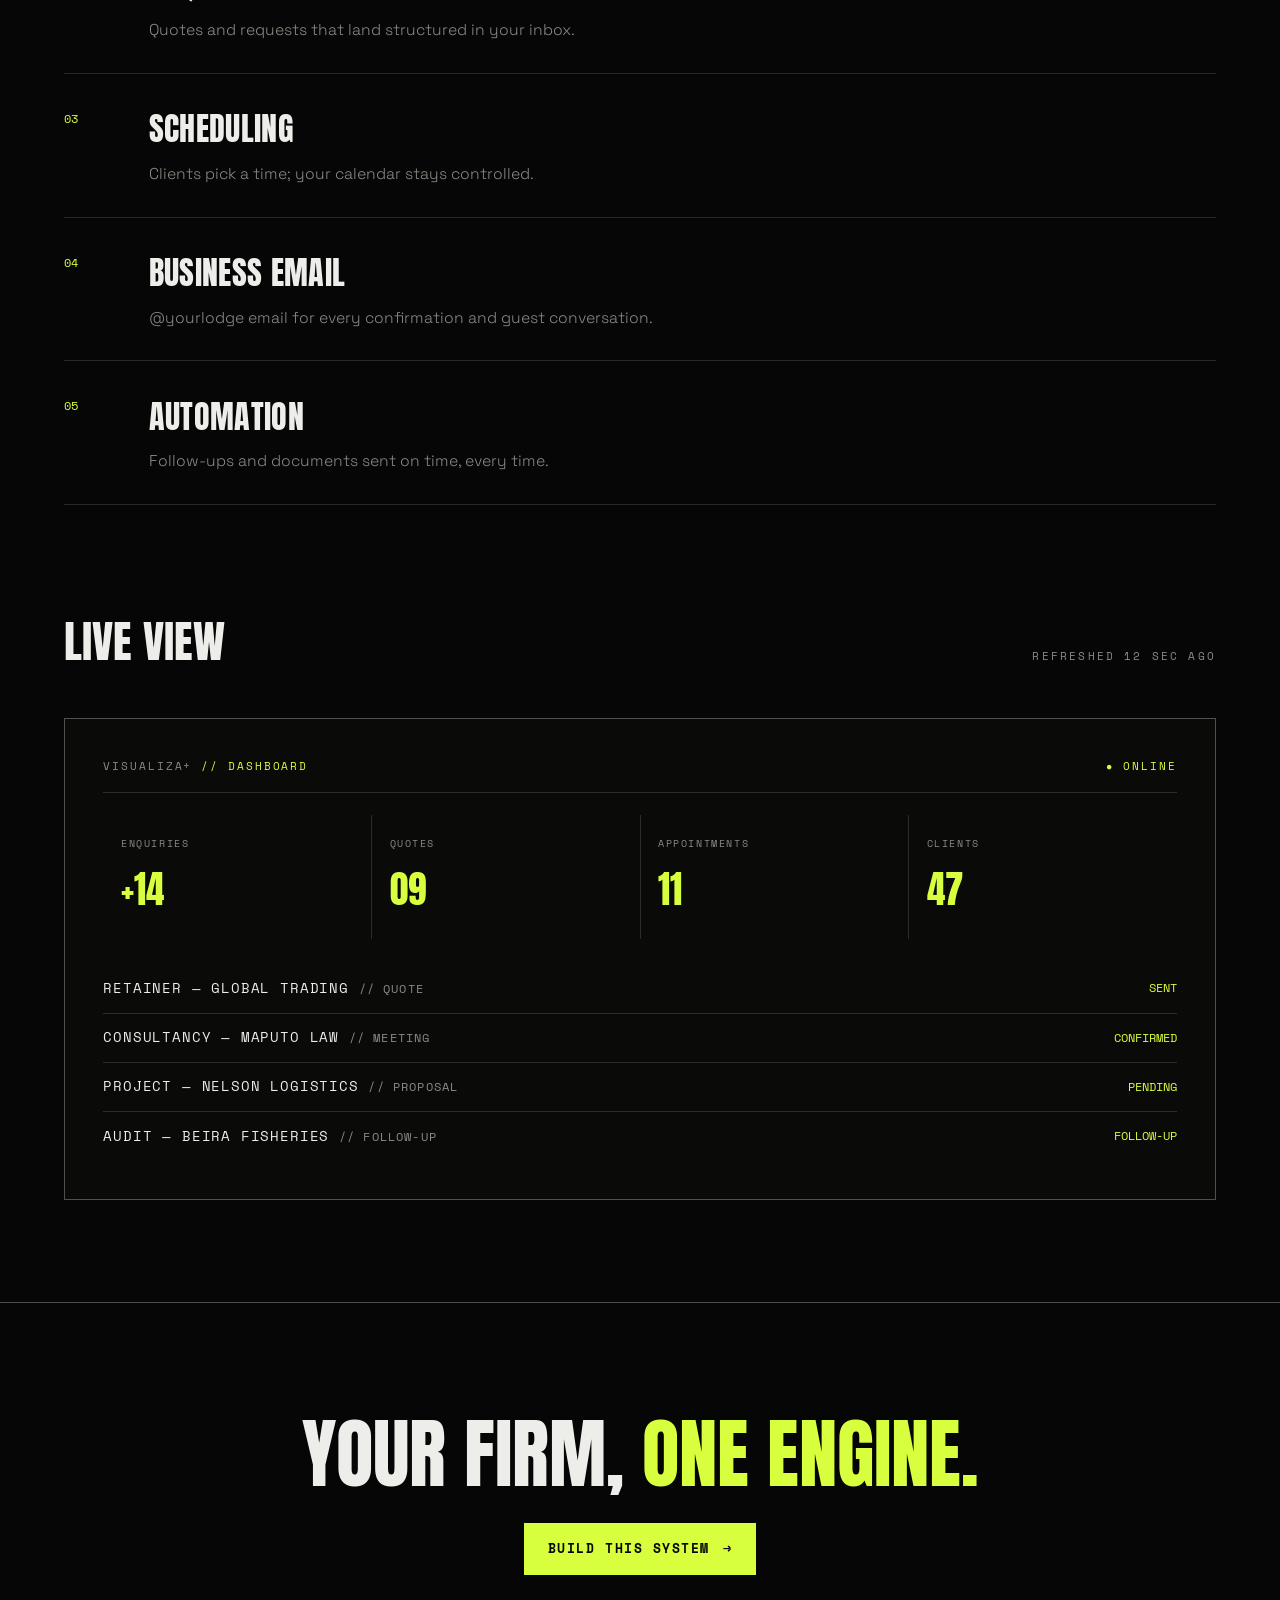
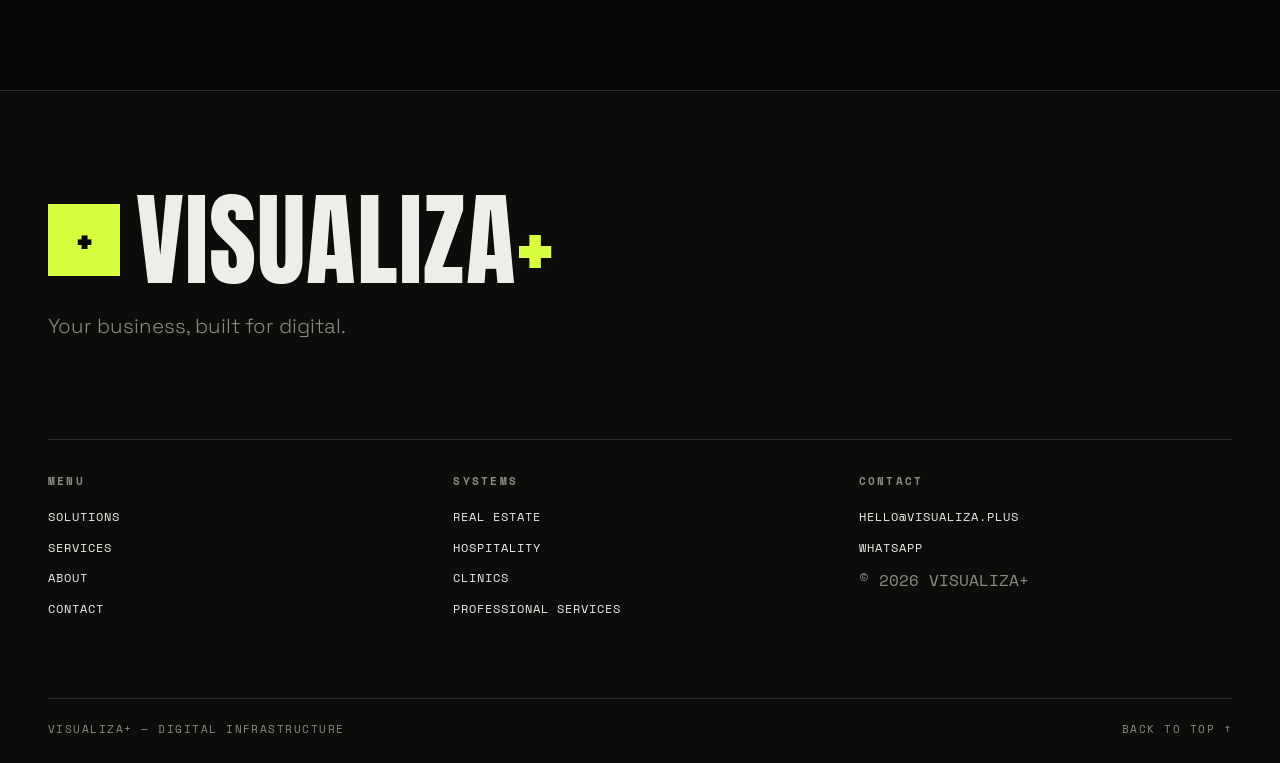
<file: prototypes/professional-services.html>
<!DOCTYPE html>
<html lang="en">
<head>
<meta charset="UTF-8">
<meta name="viewport" content="width=device-width, initial-scale=1.0">
<title data-i18n="Professional Services Website &amp; Scheduling System | Visualiza+">Professional Services Website &amp; Scheduling System | Visualiza+</title>
<meta name="description" content="Professional services digital system: website, enquiry forms, scheduling and business email — built by Visualiza+.">
<meta name="theme-color" content="#060606">
<link rel="canonical" href="https://visualizaplus.com/prototypes/professional-services.html">
<link rel="icon" type="image/svg+xml" href="/favicon.svg">
<link rel="apple-touch-icon" href="/apple-touch-icon.png">
<meta property="og:type" content="website">
<meta property="og:site_name" content="VISUALIZA+">
<meta property="og:title" content="Professional Services Website &amp; Scheduling System | Visualiza+">
<meta property="og:description" content="Professional services digital system: website, enquiry forms, scheduling and business email — built by Visualiza+.">
<meta property="og:url" content="https://visualizaplus.com/prototypes/professional-services.html">
<meta property="og:image" content="https://visualizaplus.com/og-image.png">
<meta property="og:image:width" content="1200">
<meta property="og:image:height" content="630">
<meta property="og:locale" content="en_US">
<meta name="twitter:card" content="summary_large_image">
<meta name="twitter:title" content="Professional Services Website &amp; Scheduling System | Visualiza+">
<meta name="twitter:description" content="Professional services digital system: website, enquiry forms, scheduling and business email — built by Visualiza+.">
<meta name="twitter:image" content="https://visualizaplus.com/og-image.png">
<link rel="preconnect" href="https://fonts.googleapis.com">
<link rel="preconnect" href="https://fonts.gstatic.com" crossorigin>
<link rel="preload" as="style" href="https://fonts.googleapis.com/css2?family=Anton&family=Space+Grotesk:wght@300;400;500;600;700&family=Space+Mono:ital,wght@0,400;0,700;1,400&display=swap">
<link href="https://fonts.googleapis.com/css2?family=Anton&family=Space+Grotesk:wght@300;400;500;600;700&family=Space+Mono:ital,wght@0,400;0,700;1,400&display=swap" rel="stylesheet">
<link rel="stylesheet" href="../css/style.css">
<script type="application/ld+json">
{
  "@context": "https://schema.org",
  "@type": "Organization",
  "name": "VISUALIZA+",
  "description": "Digital infrastructure for modern businesses.",
  "url": "https://visualizaplus.com/"
}
</script>
</head>
<body class="no-js">

<script>document.documentElement.classList.add('js');document.body.classList.remove('no-js');</script>

<!-- ============ LOADER ============ -->
<div id="loader" aria-hidden="true">
  <div class="loader-grid">
    <div class="loader-monobrand">VISUALIZA+</div>
    <div class="loader-line"><div class="loader-line-fill" id="loaderFill"></div></div>
    <div class="loader-meta">
      <span>BOOTING DIGITAL INFRASTRUCTURE</span>
      <span id="loaderPct">00%</span>
    </div>
  </div>
</div>

<!-- ============ CURSOR ============ -->
<div class="cursor" id="cursorDot" aria-hidden="true"></div>
<div class="cursor cursor-ring" id="cursorRing" aria-hidden="true"></div>

<!-- ============ SCROLL PROGRESS ============ -->
<div class="progress" aria-hidden="true"><span id="progressBar"></span></div>

<!-- ============ NAV ============ -->
<header class="nav" id="nav">
  <a class="nav-brand" href="../index.html#top" data-hover>
    <span class="nav-brand-plus">+</span>
    <span class="nav-brand-text">VISUALIZA<span class="acid">+</span></span>
  </a>
  <nav class="nav-links" aria-label="Primary">
    <a href="../index.html#intro" data-hover><span data-i18n="INTRO">INTRO</span></a>
    <a href="../services/" data-hover><span data-i18n="SERVICES">SERVICES</span></a>
    <a href="../index.html#solutions" data-hover><span data-i18n="SOLUTIONS">SOLUTIONS</span></a>
    <a href="../index.html#process" data-hover><span data-i18n="PROCESS">PROCESS</span></a>
  </nav>
  <div class="lang-switch" role="group" aria-label="Language">
    <button type="button" class="lang-btn" data-lang="en">EN</button>
    <button type="button" class="lang-btn" data-lang="pt">PT</button>
  </div>
    <button type="button" class="nav-burger" id="navBurger" aria-label="Menu" aria-expanded="false" aria-controls="mnav"><span></span></button>
  <button type="button" class="nav-cta" data-open-modal data-hover><span data-i18n="START A PROJECT">START A PROJECT</span> <span class="arr">→</span></button>
</header>

<main id="top">

  <!-- ============ PROTOTYPE HERO ============ -->
  <section class="proto-hero">
    <div class="proto-hero-bg" aria-hidden="true">04</div>
    <div class="proto-meta reveal">
      <span class="dot">●</span>
      <span data-i18n="SYSTEM 04 / PROFESSIONAL SERVICES">SYSTEM 04 / PROFESSIONAL SERVICES</span>
      <span>// <span data-i18n="STATUS — ONLINE">STATUS — ONLINE</span></span>
    </div>
    <h1 class="proto-title reveal" data-d="100" data-i18n-html="PROFESSIONAL SERVICES SYSTEM">
      PROFESSIONAL SERVICES <em>SYSTEM</em>
    </h1>
    <p class="proto-desc reveal" data-d="200" data-i18n="A website, scheduling and business email that make your firm look the part.">A website, scheduling and business email that make your firm look the part.</p>
    <div class="proto-actions reveal" data-d="300">
      <button type="button" class="btn btn-primary" data-open-modal data-hover>BUILD THIS SYSTEM <span class="arr">→</span></button>
      <a class="btn btn-ghost" href="../index.html#solutions" data-hover><span data-i18n="← BACK TO HOME">← BACK TO HOME</span></a>
    </div>
  </section>

  <!-- ============ MODULES ============ -->
  <section class="proto-section">
    <div class="proto-section-head reveal">
      <h2 class="proto-section-title" data-i18n="SYSTEM MODULES">SYSTEM MODULES</h2>
      <span class="proto-section-index mono">( 05 )</span>
    </div>
    <div class="proto-stack">
      <div class="proto-row reveal" data-hover>
        <span class="proto-row-num">01</span>
        <h3 class="proto-row-name" data-i18n="SERVICES WEBSITE">SERVICES WEBSITE</h3>
        <p class="proto-row-desc" data-i18n="Your offer, clearly presented. Built to convert enquiries.">Your offer, clearly presented. Built to convert enquiries.</p>
      </div>
      <div class="proto-row reveal" data-hover>
        <span class="proto-row-num">02</span>
        <h3 class="proto-row-name" data-i18n="ENQUIRY FORMS">ENQUIRY FORMS</h3>
        <p class="proto-row-desc" data-i18n="Quotes and requests that land structured in your inbox.">Quotes and requests that land structured in your inbox.</p>
      </div>
      <div class="proto-row reveal" data-hover>
        <span class="proto-row-num">03</span>
        <h3 class="proto-row-name" data-i18n="SCHEDULING">SCHEDULING</h3>
        <p class="proto-row-desc" data-i18n="Clients pick a time; your calendar stays controlled.">Clients pick a time; your calendar stays controlled.</p>
      </div>
      <div class="proto-row reveal" data-hover>
        <span class="proto-row-num">04</span>
        <h3 class="proto-row-name" data-i18n="BUSINESS EMAIL">BUSINESS EMAIL</h3>
        <p class="proto-row-desc" data-i18n="@yourlodge email for every confirmation and guest conversation.">@yourlodge email for every confirmation and guest conversation.</p>
      </div>
      <div class="proto-row reveal" data-hover>
        <span class="proto-row-num">05</span>
        <h3 class="proto-row-name" data-i18n="AUTOMATION">AUTOMATION</h3>
        <p class="proto-row-desc" data-i18n="Follow-ups and documents sent on time, every time.">Follow-ups and documents sent on time, every time.</p>
      </div>
    </div>
  </section>

  <!-- ============ LIVE VIEW ============ -->
  <section class="proto-section" style="padding-top:0">
    <div class="proto-section-head reveal">
      <h2 class="proto-section-title" data-i18n="LIVE VIEW">LIVE VIEW</h2>
      <span class="proto-section-index mono" data-i18n="REFRESHED 12 SEC AGO">REFRESHED 12 SEC AGO</span>
    </div>
    <div class="proto-dash reveal">
      <div class="proto-dash-bar mono">
        <span>VISUALIZA+ <span class="led">// DASHBOARD</span></span>
        <span class="led">● ONLINE</span>
      </div>
      <div class="proto-kpis">
        <div class="proto-kpi">
          <div class="proto-kpi-label" data-i18n="ENQUIRIES">ENQUIRIES</div>
          <div class="proto-kpi-value">+14</div>
        </div>
        <div class="proto-kpi">
          <div class="proto-kpi-label" data-i18n="QUOTES">QUOTES</div>
          <div class="proto-kpi-value">09</div>
        </div>
        <div class="proto-kpi">
          <div class="proto-kpi-label" data-i18n="APPOINTMENTS">APPOINTMENTS</div>
          <div class="proto-kpi-value">11</div>
        </div>
        <div class="proto-kpi">
          <div class="proto-kpi-label" data-i18n="CLIENTS">CLIENTS</div>
          <div class="proto-kpi-value">47</div>
        </div>
      </div>
      <div class="proto-table">
        <div class="proto-table-row">
          <span class="proto-table-name">RETAINER — GLOBAL TRADING <small>// QUOTE</small></span>
          <span class="proto-table-val" data-i18n="SENT">SENT</span>
        </div>
        <div class="proto-table-row">
          <span class="proto-table-name">CONSULTANCY — MAPUTO LAW <small>// MEETING</small></span>
          <span class="proto-table-val" data-i18n="CONFIRMED">CONFIRMED</span>
        </div>
        <div class="proto-table-row">
          <span class="proto-table-name">PROJECT — NELSON LOGISTICS <small>// PROPOSAL</small></span>
          <span class="proto-table-val" data-i18n="PENDING">PENDING</span>
        </div>
        <div class="proto-table-row">
          <span class="proto-table-name">AUDIT — BEIRA FISHERIES <small>// FOLLOW-UP</small></span>
          <span class="proto-table-val" data-i18n="FOLLOW-UP">FOLLOW-UP</span>
        </div>
      </div>
    </div>
  </section>

  <!-- ============ PROTOTYPE CTA ============ -->
  <section class="proto-cta">
    <h2 class="reveal">YOUR FIRM, <em data-i18n="ONE ENGINE.">ONE ENGINE.</em></h2>
    <div class="proto-actions reveal" data-d="100" style="justify-content:center">
      <button type="button" class="btn btn-primary" data-open-modal data-hover>BUILD THIS SYSTEM <span class="arr">→</span></button>
    </div>
  </section>

</main>

<!-- ============ FLOATING CTA ============ -->
<button type="button" class="floating-cta" data-open-modal aria-label="Get in touch">
  <span data-i18n="GET IN TOUCH">GET IN TOUCH</span> <i>→</i>
</button>

<!-- ============ GET IN TOUCH MODAL ============ -->
<div class="modal-wrap" id="modalWrap" aria-hidden="true">
  <div class="modal-backdrop" data-close-modal></div>
  <div class="modal" role="dialog" aria-modal="true" aria-label="Get in touch">
    <button type="button" class="modal-close" data-close-modal aria-label="Close">✕</button>
    <div class="modal-meta mono">// VISUALIZA+ — <span data-i18n="PROJECT INTAKE">PROJECT INTAKE</span></div>
    <h2 class="modal-title" data-i18n="GET IN TOUCH">GET IN TOUCH</h2>
    <p class="modal-sub" data-i18n="Tell us what you need. We reply on WhatsApp within 24 hours.">Tell us what you need. We reply on WhatsApp within 24 hours.</p>

    <form class="modal-form" id="contactForm" novalidate>
      <div class="field">
        <label class="field-label" for="fType" data-i18n="PROJECT TYPE">PROJECT TYPE</label>
        <select id="fType" name="type">
          <option value="Website" data-i18n="WEBSITE">WEBSITE</option>
          <option value="Business email" data-i18n="BUSINESS EMAIL">BUSINESS EMAIL</option>
          <option value="Landing page" data-i18n="LANDING PAGE">LANDING PAGE</option>
          <option value="Automation" data-i18n="AUTOMATION">AUTOMATION</option>
          <option value="CRM / System" data-i18n="CRM / SYSTEM">CRM / SYSTEM</option>
          <option value="Full digital system" data-i18n="FULL DIGITAL SYSTEM">FULL DIGITAL SYSTEM</option>
          <option value="Something else" data-i18n="SOMETHING ELSE">SOMETHING ELSE</option>
        </select>
      </div>
      <div class="field">
        <label class="field-label" for="fName" data-i18n="YOUR NAME">YOUR NAME</label>
        <input type="text" id="fName" name="name" autocomplete="name" placeholder="Full name" data-i18n-attr="placeholder|Full name">
      </div>
      <div class="field">
        <label class="field-label" for="fEmail" data-i18n="EMAIL">EMAIL</label>
        <input type="email" id="fEmail" name="email" autocomplete="email" placeholder="you@company.com" data-i18n-attr="placeholder|you@company.com">
      </div>
      <div class="field">
        <label class="field-label" for="fWhats" data-i18n="WHATSAPP">WHATSAPP</label>
        <input type="tel" id="fWhats" name="whatsapp" autocomplete="tel" placeholder="+258 …" data-i18n-attr="placeholder|+258 …">
      </div>
      <div class="field">
        <label class="field-label" for="fDetails" data-i18n="PROJECT DETAILS">PROJECT DETAILS</label>
        <textarea id="fDetails" name="details" rows="3" placeholder="A few lines about your project…" data-i18n-attr="placeholder|A few lines about your project…"></textarea>
      </div>
      <button type="submit" class="btn btn-primary modal-submit">
        <span data-i18n="SEND VIA WHATSAPP">SEND VIA WHATSAPP</span> <span class="arr">→</span>
      </button>
      <button type="button" class="btn btn-ghost modal-submit" id="sendEmailBtn">
        <span data-i18n="SEND VIA EMAIL">SEND VIA EMAIL</span> <span class="arr">→</span>
      </button>
      <p class="modal-note mono" data-i18n="WHATSAPP +258 87 977 1024">WHATSAPP +258 87 977 1024</p>
    </form>
  </div>
</div>

<!-- ============ FOOTER ============ -->
<footer class="footer" id="footer">
  <div class="footer-brand reveal">
    <span class="footer-plus">+</span>
    <span class="footer-word">VISUALIZA<span class="acid">+</span></span>
  </div>
  <p class="footer-tagline reveal" data-i18n="Your business, built for digital.">Your business, built for digital.</p>

  <div class="footer-grid">
    <div class="footer-col">
      <h4 class="mono" data-i18n="MENU">MENU</h4>
      <a href="../index.html#solutions" data-hover><span data-i18n="SOLUTIONS">SOLUTIONS</span></a>
      <a href="../services/" data-hover><span data-i18n="SERVICES">SERVICES</span></a>
      <a href="../index.html#intro" data-hover><span data-i18n="ABOUT">ABOUT</span></a>
      <button type="button" data-open-modal data-hover><span data-i18n="CONTACT">CONTACT</span></button>
    </div>
    <div class="footer-col">
      <h4 class="mono" data-i18n="SYSTEMS">SYSTEMS</h4>
      <a href="real-estate.html" data-hover><span data-i18n="REAL ESTATE">REAL ESTATE</span></a>
      <a href="hospitality.html" data-hover><span data-i18n="HOSPITALITY">HOSPITALITY</span></a>
      <a href="clinics.html" data-hover><span data-i18n="CLINICS">CLINICS</span></a>
      <a href="professional-services.html" data-hover><span data-i18n="PROFESSIONAL SERVICES">PROFESSIONAL SERVICES</span></a>
    </div>
    <div class="footer-col">
      <h4 class="mono" data-i18n="CONTACT">CONTACT</h4>
      <a href="mailto:hello@visualiza.plus" data-hover>HELLO@VISUALIZA.PLUS</a>
      <a href="https://wa.me/+258879771024" data-hover target="_blank" rel="noopener" aria-label="Chat with VISUALIZA+ on WhatsApp">WHATSAPP</a>
      <span class="mono dim">© 2026 VISUALIZA+</span>
    </div>
  </div>

  <div class="footer-base">
    <span class="mono">VISUALIZA+ — <span data-i18n="DIGITAL INFRASTRUCTURE">DIGITAL INFRASTRUCTURE</span></span>
    <a class="mono" href="#top" data-hover><span data-i18n="BACK TO TOP">BACK TO TOP</span> ↑</a>
  </div>
</footer>

<script src="../js/main.js"></script>
</body>
</html>
</file>
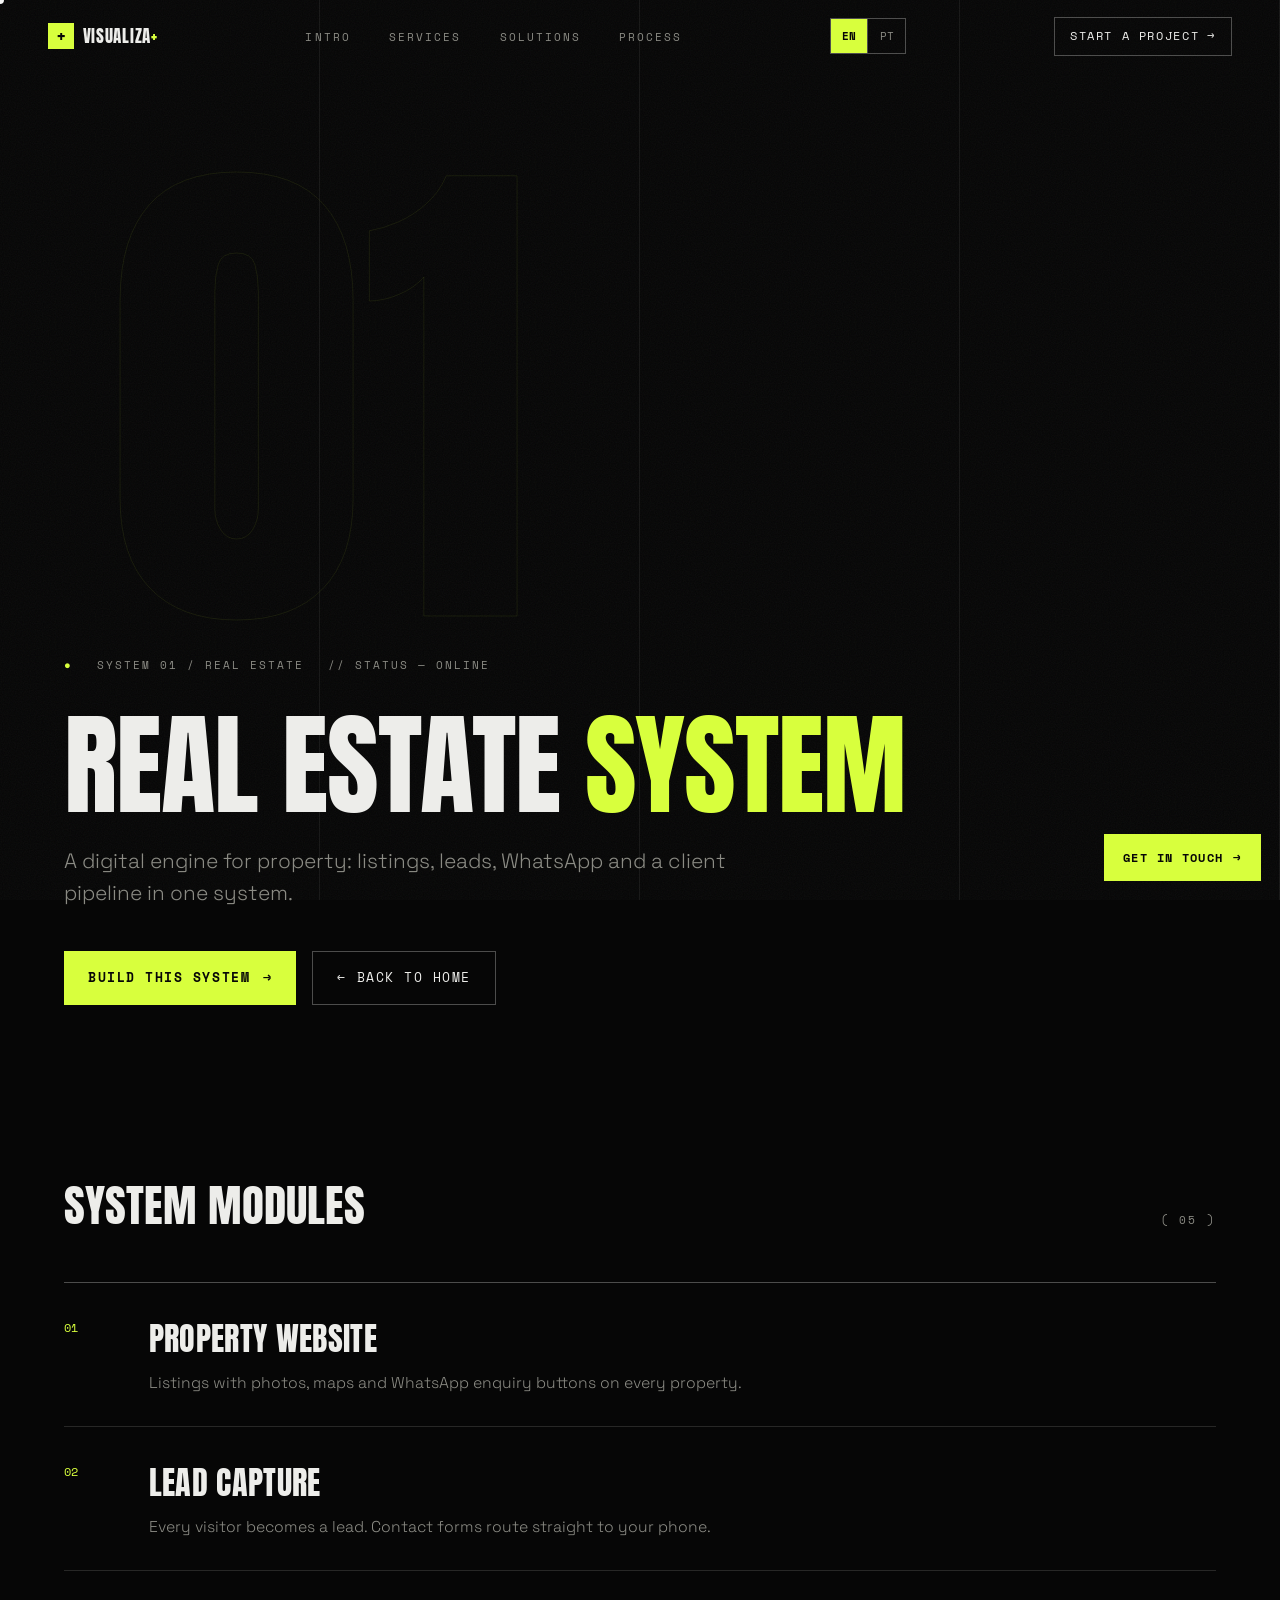
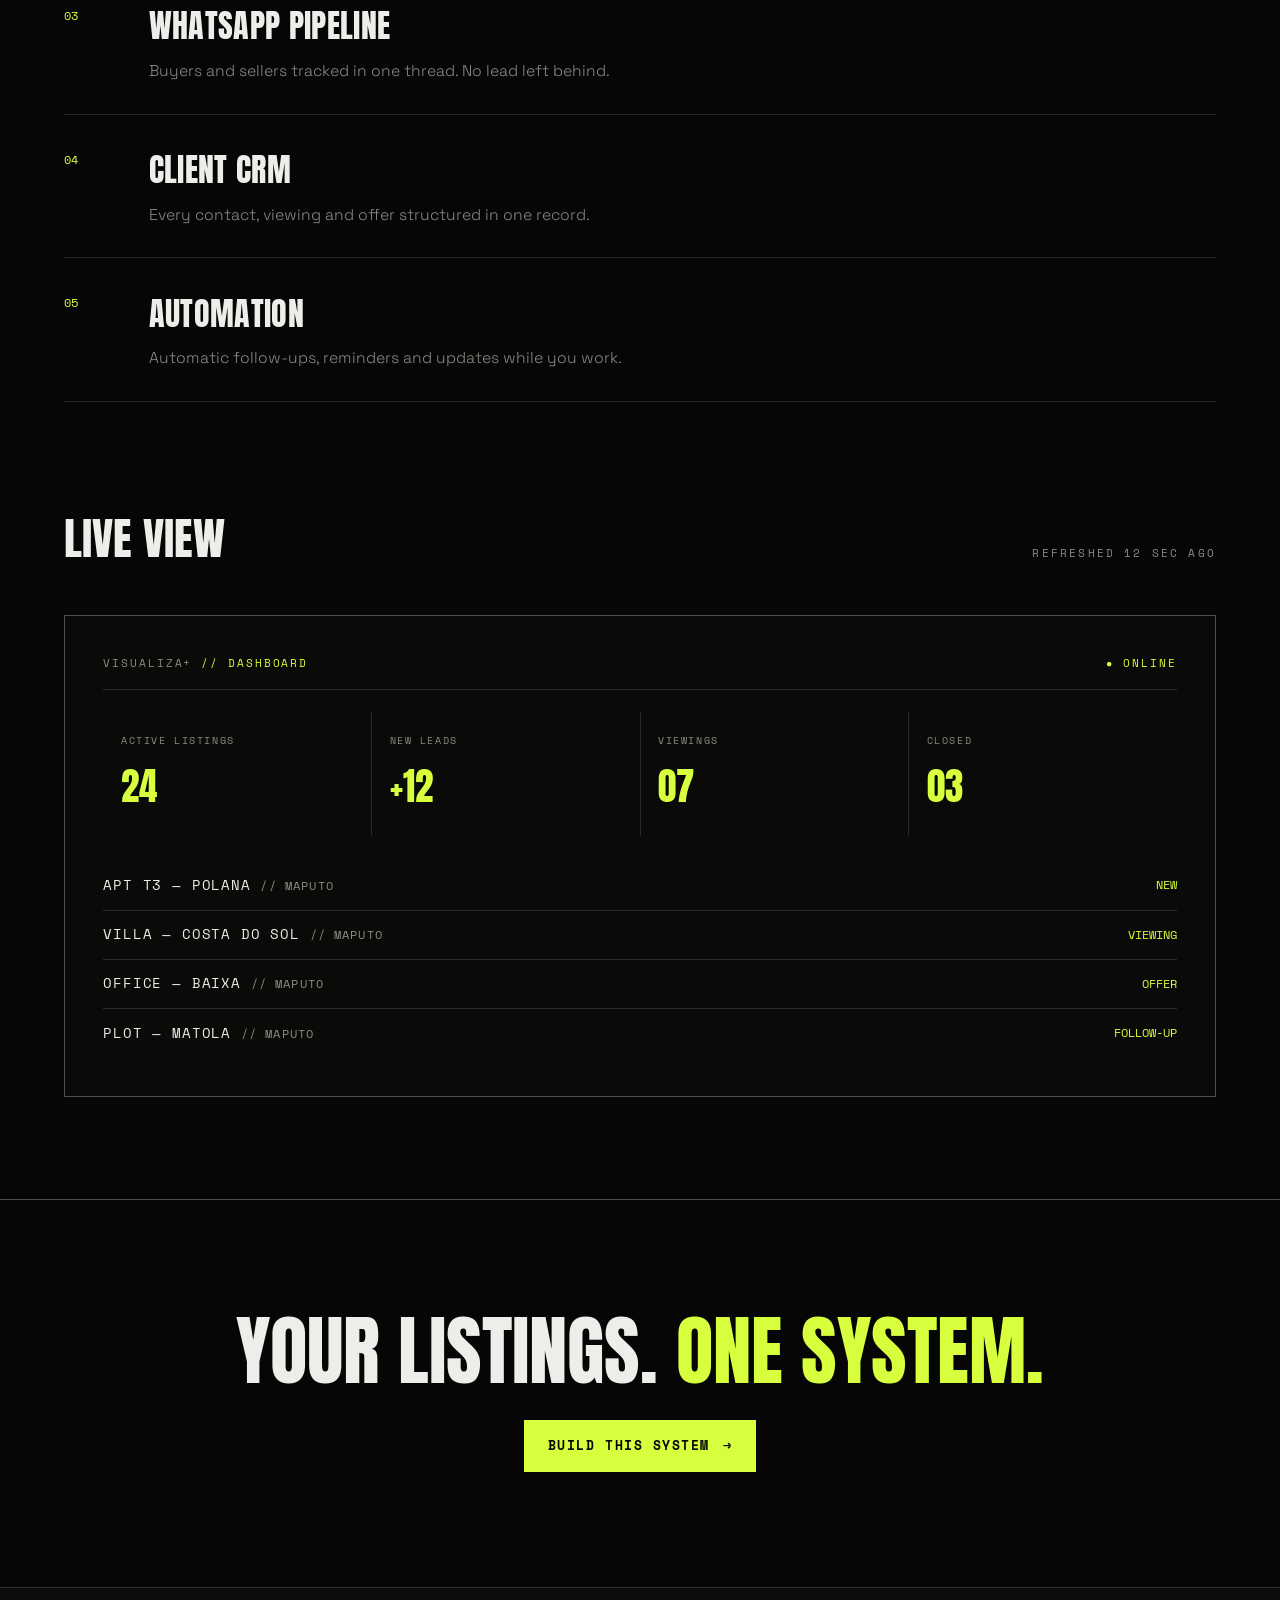
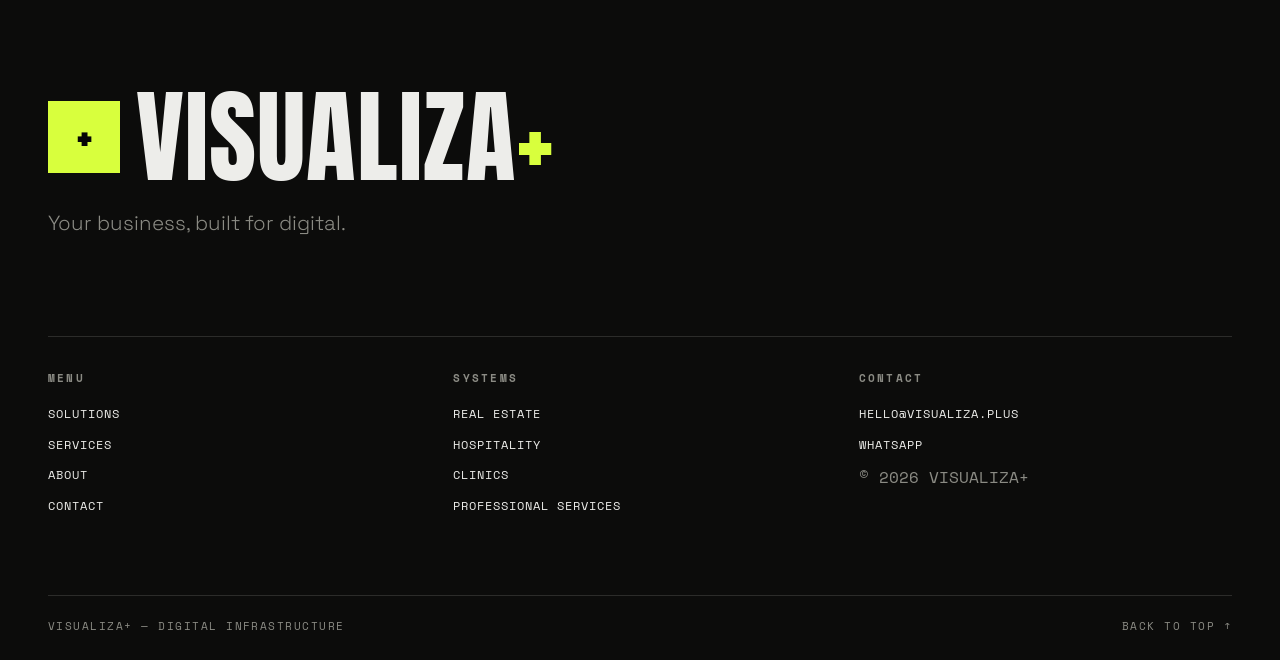
<file: prototypes/real-estate.html>
<!DOCTYPE html>
<html lang="en">
<head>
<meta charset="UTF-8">
<meta name="viewport" content="width=device-width, initial-scale=1.0">
<title data-i18n="Real Estate Website &amp; CRM System in Mozambique | Visualiza+">Real Estate Website &amp; CRM System in Mozambique | Visualiza+</title>
<meta name="description" content="Real estate digital system for Mozambique: property website, lead capture, WhatsApp pipeline and client CRM — built by Visualiza+.">
<meta name="theme-color" content="#060606">
<link rel="canonical" href="https://visualizaplus.com/prototypes/real-estate.html">
<link rel="icon" type="image/svg+xml" href="/favicon.svg">
<link rel="apple-touch-icon" href="/apple-touch-icon.png">
<meta property="og:type" content="website">
<meta property="og:site_name" content="VISUALIZA+">
<meta property="og:title" content="Real Estate Website &amp; CRM System in Mozambique | Visualiza+">
<meta property="og:description" content="Real estate digital system for Mozambique: property website, lead capture, WhatsApp pipeline and client CRM — built by Visualiza+.">
<meta property="og:url" content="https://visualizaplus.com/prototypes/real-estate.html">
<meta property="og:image" content="https://visualizaplus.com/og-image.png">
<meta property="og:image:width" content="1200">
<meta property="og:image:height" content="630">
<meta property="og:locale" content="en_US">
<meta name="twitter:card" content="summary_large_image">
<meta name="twitter:title" content="Real Estate Website &amp; CRM System in Mozambique | Visualiza+">
<meta name="twitter:description" content="Real estate digital system for Mozambique: property website, lead capture, WhatsApp pipeline and client CRM — built by Visualiza+.">
<meta name="twitter:image" content="https://visualizaplus.com/og-image.png">
<link rel="preconnect" href="https://fonts.googleapis.com">
<link rel="preconnect" href="https://fonts.gstatic.com" crossorigin>
<link rel="preload" as="style" href="https://fonts.googleapis.com/css2?family=Anton&family=Space+Grotesk:wght@300;400;500;600;700&family=Space+Mono:ital,wght@0,400;0,700;1,400&display=swap">
<link href="https://fonts.googleapis.com/css2?family=Anton&family=Space+Grotesk:wght@300;400;500;600;700&family=Space+Mono:ital,wght@0,400;0,700;1,400&display=swap" rel="stylesheet">
<link rel="stylesheet" href="../css/style.css">
<script type="application/ld+json">
{
  "@context": "https://schema.org",
  "@type": "Organization",
  "name": "VISUALIZA+",
  "description": "Digital infrastructure for modern businesses.",
  "url": "https://visualizaplus.com/"
}
</script>
</head>
<body class="no-js">

<script>document.documentElement.classList.add('js');document.body.classList.remove('no-js');</script>

<!-- ============ LOADER ============ -->
<div id="loader" aria-hidden="true">
  <div class="loader-grid">
    <div class="loader-monobrand">VISUALIZA+</div>
    <div class="loader-line"><div class="loader-line-fill" id="loaderFill"></div></div>
    <div class="loader-meta">
      <span>BOOTING DIGITAL INFRASTRUCTURE</span>
      <span id="loaderPct">00%</span>
    </div>
  </div>
</div>

<!-- ============ CURSOR ============ -->
<div class="cursor" id="cursorDot" aria-hidden="true"></div>
<div class="cursor cursor-ring" id="cursorRing" aria-hidden="true"></div>

<!-- ============ SCROLL PROGRESS ============ -->
<div class="progress" aria-hidden="true"><span id="progressBar"></span></div>

<!-- ============ NAV ============ -->
<header class="nav" id="nav">
  <a class="nav-brand" href="../index.html#top" data-hover>
    <span class="nav-brand-plus">+</span>
    <span class="nav-brand-text">VISUALIZA<span class="acid">+</span></span>
  </a>
  <nav class="nav-links" aria-label="Primary">
    <a href="../index.html#intro" data-hover><span data-i18n="INTRO">INTRO</span></a>
    <a href="../services/" data-hover><span data-i18n="SERVICES">SERVICES</span></a>
    <a href="../index.html#solutions" data-hover><span data-i18n="SOLUTIONS">SOLUTIONS</span></a>
    <a href="../index.html#process" data-hover><span data-i18n="PROCESS">PROCESS</span></a>
  </nav>
  <div class="lang-switch" role="group" aria-label="Language">
    <button type="button" class="lang-btn" data-lang="en">EN</button>
    <button type="button" class="lang-btn" data-lang="pt">PT</button>
  </div>
    <button type="button" class="nav-burger" id="navBurger" aria-label="Menu" aria-expanded="false" aria-controls="mnav"><span></span></button>
  <button type="button" class="nav-cta" data-open-modal data-hover><span data-i18n="START A PROJECT">START A PROJECT</span> <span class="arr">→</span></button>
</header>

<main id="top">

  <!-- ============ PROTOTYPE HERO ============ -->
  <section class="proto-hero">
    <div class="proto-hero-bg" aria-hidden="true">01</div>
    <div class="proto-meta reveal">
      <span class="dot">●</span>
      <span data-i18n="SYSTEM 01 / REAL ESTATE">SYSTEM 01 / REAL ESTATE</span>
      <span>// <span data-i18n="STATUS — ONLINE">STATUS — ONLINE</span></span>
    </div>
    <h1 class="proto-title reveal" data-d="100" data-i18n-html="REAL ESTATE SYSTEM">
      REAL ESTATE <em>SYSTEM</em>
    </h1>
    <p class="proto-desc reveal" data-d="200" data-i18n="A digital engine for property: listings, leads, WhatsApp and a client pipeline in one system.">A digital engine for property: listings, leads, WhatsApp and a client pipeline in one system.</p>
    <div class="proto-actions reveal" data-d="300">
      <button type="button" class="btn btn-primary" data-open-modal data-hover>BUILD THIS SYSTEM <span class="arr">→</span></button>
      <a class="btn btn-ghost" href="../index.html#solutions" data-hover><span data-i18n="← BACK TO HOME">← BACK TO HOME</span></a>
    </div>
  </section>

  <!-- ============ MODULES ============ -->
  <section class="proto-section">
    <div class="proto-section-head reveal">
      <h2 class="proto-section-title" data-i18n="SYSTEM MODULES">SYSTEM MODULES</h2>
      <span class="proto-section-index mono">( 05 )</span>
    </div>
    <div class="proto-stack">
      <div class="proto-row reveal" data-hover>
        <span class="proto-row-num">01</span>
        <h3 class="proto-row-name" data-i18n="PROPERTY WEBSITE">PROPERTY WEBSITE</h3>
        <p class="proto-row-desc" data-i18n="Listings with photos, maps and WhatsApp enquiry buttons on every property.">Listings with photos, maps and WhatsApp enquiry buttons on every property.</p>
      </div>
      <div class="proto-row reveal" data-hover>
        <span class="proto-row-num">02</span>
        <h3 class="proto-row-name" data-i18n="LEAD CAPTURE">LEAD CAPTURE</h3>
        <p class="proto-row-desc" data-i18n="Every visitor becomes a lead. Contact forms route straight to your phone.">Every visitor becomes a lead. Contact forms route straight to your phone.</p>
      </div>
      <div class="proto-row reveal" data-hover>
        <span class="proto-row-num">03</span>
        <h3 class="proto-row-name" data-i18n="WHATSAPP PIPELINE">WHATSAPP PIPELINE</h3>
        <p class="proto-row-desc" data-i18n="Buyers and sellers tracked in one thread. No lead left behind.">Buyers and sellers tracked in one thread. No lead left behind.</p>
      </div>
      <div class="proto-row reveal" data-hover>
        <span class="proto-row-num">04</span>
        <h3 class="proto-row-name" data-i18n="CLIENT CRM">CLIENT CRM</h3>
        <p class="proto-row-desc" data-i18n="Every contact, viewing and offer structured in one record.">Every contact, viewing and offer structured in one record.</p>
      </div>
      <div class="proto-row reveal" data-hover>
        <span class="proto-row-num">05</span>
        <h3 class="proto-row-name" data-i18n="AUTOMATION">AUTOMATION</h3>
        <p class="proto-row-desc" data-i18n="Automatic follow-ups, reminders and updates while you work.">Automatic follow-ups, reminders and updates while you work.</p>
      </div>
    </div>
  </section>

  <!-- ============ LIVE VIEW ============ -->
  <section class="proto-section" style="padding-top:0">
    <div class="proto-section-head reveal">
      <h2 class="proto-section-title" data-i18n="LIVE VIEW">LIVE VIEW</h2>
      <span class="proto-section-index mono" data-i18n="REFRESHED 12 SEC AGO">REFRESHED 12 SEC AGO</span>
    </div>
    <div class="proto-dash reveal">
      <div class="proto-dash-bar mono">
        <span>VISUALIZA+ <span class="led">// DASHBOARD</span></span>
        <span class="led">● ONLINE</span>
      </div>
      <div class="proto-kpis">
        <div class="proto-kpi">
          <div class="proto-kpi-label" data-i18n="ACTIVE LISTINGS">ACTIVE LISTINGS</div>
          <div class="proto-kpi-value">24</div>
        </div>
        <div class="proto-kpi">
          <div class="proto-kpi-label" data-i18n="NEW LEADS">NEW LEADS</div>
          <div class="proto-kpi-value">+12</div>
        </div>
        <div class="proto-kpi">
          <div class="proto-kpi-label" data-i18n="VIEWINGS">VIEWINGS</div>
          <div class="proto-kpi-value">07</div>
        </div>
        <div class="proto-kpi">
          <div class="proto-kpi-label" data-i18n="CLOSED">CLOSED</div>
          <div class="proto-kpi-value">03</div>
        </div>
      </div>
      <div class="proto-table">
        <div class="proto-table-row">
          <span class="proto-table-name">APT T3 — POLANA <small>// MAPUTO</small></span>
          <span class="proto-table-val" data-i18n="NEW">NEW</span>
        </div>
        <div class="proto-table-row">
          <span class="proto-table-name">VILLA — COSTA DO SOL <small>// MAPUTO</small></span>
          <span class="proto-table-val" data-i18n="VIEWING">VIEWING</span>
        </div>
        <div class="proto-table-row">
          <span class="proto-table-name">OFFICE — BAIXA <small>// MAPUTO</small></span>
          <span class="proto-table-val" data-i18n="OFFER">OFFER</span>
        </div>
        <div class="proto-table-row">
          <span class="proto-table-name">PLOT — MATOLA <small>// MAPUTO</small></span>
          <span class="proto-table-val" data-i18n="FOLLOW-UP">FOLLOW-UP</span>
        </div>
      </div>
    </div>
  </section>

  <!-- ============ PROTOTYPE CTA ============ -->
  <section class="proto-cta">
    <h2 class="reveal">YOUR LISTINGS. <em data-i18n="ONE SYSTEM.">ONE SYSTEM.</em></h2>
    <div class="proto-actions reveal" data-d="100" style="justify-content:center">
      <button type="button" class="btn btn-primary" data-open-modal data-hover>BUILD THIS SYSTEM <span class="arr">→</span></button>
    </div>
  </section>

</main>

<!-- ============ FLOATING CTA ============ -->
<button type="button" class="floating-cta" data-open-modal aria-label="Get in touch">
  <span data-i18n="GET IN TOUCH">GET IN TOUCH</span> <i>→</i>
</button>

<!-- ============ GET IN TOUCH MODAL ============ -->
<div class="modal-wrap" id="modalWrap" aria-hidden="true">
  <div class="modal-backdrop" data-close-modal></div>
  <div class="modal" role="dialog" aria-modal="true" aria-label="Get in touch">
    <button type="button" class="modal-close" data-close-modal aria-label="Close">✕</button>
    <div class="modal-meta mono">// VISUALIZA+ — <span data-i18n="PROJECT INTAKE">PROJECT INTAKE</span></div>
    <h2 class="modal-title" data-i18n="GET IN TOUCH">GET IN TOUCH</h2>
    <p class="modal-sub" data-i18n="Tell us what you need. We reply on WhatsApp within 24 hours.">Tell us what you need. We reply on WhatsApp within 24 hours.</p>

    <form class="modal-form" id="contactForm" novalidate>
      <div class="field">
        <label class="field-label" for="fType" data-i18n="PROJECT TYPE">PROJECT TYPE</label>
        <select id="fType" name="type">
          <option value="Website" data-i18n="WEBSITE">WEBSITE</option>
          <option value="Business email" data-i18n="BUSINESS EMAIL">BUSINESS EMAIL</option>
          <option value="Landing page" data-i18n="LANDING PAGE">LANDING PAGE</option>
          <option value="Automation" data-i18n="AUTOMATION">AUTOMATION</option>
          <option value="CRM / System" data-i18n="CRM / SYSTEM">CRM / SYSTEM</option>
          <option value="Full digital system" data-i18n="FULL DIGITAL SYSTEM">FULL DIGITAL SYSTEM</option>
          <option value="Something else" data-i18n="SOMETHING ELSE">SOMETHING ELSE</option>
        </select>
      </div>
      <div class="field">
        <label class="field-label" for="fName" data-i18n="YOUR NAME">YOUR NAME</label>
        <input type="text" id="fName" name="name" autocomplete="name" placeholder="Full name" data-i18n-attr="placeholder|Full name">
      </div>
      <div class="field">
        <label class="field-label" for="fEmail" data-i18n="EMAIL">EMAIL</label>
        <input type="email" id="fEmail" name="email" autocomplete="email" placeholder="you@company.com" data-i18n-attr="placeholder|you@company.com">
      </div>
      <div class="field">
        <label class="field-label" for="fWhats" data-i18n="WHATSAPP">WHATSAPP</label>
        <input type="tel" id="fWhats" name="whatsapp" autocomplete="tel" placeholder="+258 …" data-i18n-attr="placeholder|+258 …">
      </div>
      <div class="field">
        <label class="field-label" for="fDetails" data-i18n="PROJECT DETAILS">PROJECT DETAILS</label>
        <textarea id="fDetails" name="details" rows="3" placeholder="A few lines about your project…" data-i18n-attr="placeholder|A few lines about your project…"></textarea>
      </div>
      <button type="submit" class="btn btn-primary modal-submit">
        <span data-i18n="SEND VIA WHATSAPP">SEND VIA WHATSAPP</span> <span class="arr">→</span>
      </button>
      <button type="button" class="btn btn-ghost modal-submit" id="sendEmailBtn">
        <span data-i18n="SEND VIA EMAIL">SEND VIA EMAIL</span> <span class="arr">→</span>
      </button>
      <p class="modal-note mono" data-i18n="WHATSAPP +258 87 977 1024">WHATSAPP +258 87 977 1024</p>
    </form>
  </div>
</div>

<!-- ============ FOOTER ============ -->
<footer class="footer" id="footer">
  <div class="footer-brand reveal">
    <span class="footer-plus">+</span>
    <span class="footer-word">VISUALIZA<span class="acid">+</span></span>
  </div>
  <p class="footer-tagline reveal" data-i18n="Your business, built for digital.">Your business, built for digital.</p>

  <div class="footer-grid">
    <div class="footer-col">
      <h4 class="mono" data-i18n="MENU">MENU</h4>
      <a href="../index.html#solutions" data-hover><span data-i18n="SOLUTIONS">SOLUTIONS</span></a>
      <a href="../services/" data-hover><span data-i18n="SERVICES">SERVICES</span></a>
      <a href="../index.html#intro" data-hover><span data-i18n="ABOUT">ABOUT</span></a>
      <button type="button" data-open-modal data-hover><span data-i18n="CONTACT">CONTACT</span></button>
    </div>
    <div class="footer-col">
      <h4 class="mono" data-i18n="SYSTEMS">SYSTEMS</h4>
      <a href="real-estate.html" data-hover><span data-i18n="REAL ESTATE">REAL ESTATE</span></a>
      <a href="hospitality.html" data-hover><span data-i18n="HOSPITALITY">HOSPITALITY</span></a>
      <a href="clinics.html" data-hover><span data-i18n="CLINICS">CLINICS</span></a>
      <a href="professional-services.html" data-hover><span data-i18n="PROFESSIONAL SERVICES">PROFESSIONAL SERVICES</span></a>
    </div>
    <div class="footer-col">
      <h4 class="mono" data-i18n="CONTACT">CONTACT</h4>
      <a href="mailto:hello@visualiza.plus" data-hover>HELLO@VISUALIZA.PLUS</a>
      <a href="https://wa.me/+258879771024" data-hover target="_blank" rel="noopener" aria-label="Chat with VISUALIZA+ on WhatsApp">WHATSAPP</a>
      <span class="mono dim">© 2026 VISUALIZA+</span>
    </div>
  </div>

  <div class="footer-base">
    <span class="mono">VISUALIZA+ — <span data-i18n="DIGITAL INFRASTRUCTURE">DIGITAL INFRASTRUCTURE</span></span>
    <a class="mono" href="#top" data-hover><span data-i18n="BACK TO TOP">BACK TO TOP</span> ↑</a>
  </div>
</footer>

<script src="../js/main.js"></script>
</body>
</html>
</file>
<file: css/style.css>
/* ==========================================================================
   VISUALIZA+ — Your business, built for digital.
   Design system: black / off-white / acid signal color. Editorial, bold.
   ========================================================================== */

:root {
  --bg: #060606;
  --bg-2: #0c0c0b;
  --ink: #ededea;
  --dim: #8b8b84;
  --line: rgba(237, 237, 234, 0.14);
  --line-strong: rgba(237, 237, 234, 0.3);
  --acid: #d8ff3d;
  --font-display: "Anton", "Arial Narrow", sans-serif;
  --font-body: "Space Grotesk", system-ui, sans-serif;
  --font-mono: "Space Mono", ui-monospace, monospace;
  --gutter: clamp(1.1rem, 4vw, 3rem);
  --pad: clamp(5rem, 13vh, 10rem);
  --ease: cubic-bezier(0.22, 1, 0.36, 1);
}

*, *::before, *::after { box-sizing: border-box; margin: 0; padding: 0; }

button { font: inherit; color: inherit; background: none; border: none; cursor: pointer; }

html {
  scroll-behavior: smooth;
  scrollbar-color: var(--acid) var(--bg);
}

body {
  background: var(--bg);
  color: var(--ink);
  font-family: var(--font-body);
  font-size: clamp(1rem, 1.05vw, 1.125rem);
  line-height: 1.55;
  -webkit-font-smoothing: antialiased;
  overflow-x: hidden;
  position: relative;
}

::selection { background: var(--acid); color: #060606; }

img { max-width: 100%; display: block; }
a { color: inherit; text-decoration: none; }
ul { list-style: none; }
em { font-style: normal; color: var(--acid); }
button, a { -webkit-tap-highlight-color: transparent; }

.acid { color: var(--acid); }
.dim { color: var(--dim); }
.mono { font-family: var(--font-mono); }

a:focus-visible, button:focus-visible, summary:focus-visible, select:focus-visible, input:focus-visible, textarea:focus-visible {
  outline: 2px solid var(--acid); outline-offset: 3px;
}

/* ---- ambient grid + noise ---- */
body::before {
  content: "";
  position: fixed; inset: 0;
  z-index: 0; pointer-events: none;
  background:
    repeating-linear-gradient(to right, transparent 0, transparent calc(25% - 1px), var(--line) calc(25% - 1px), var(--line) 25%);
  opacity: 0.5;
}
body::after {
  content: "";
  position: fixed; inset: 0; z-index: 0; pointer-events: none;
  opacity: 0.05;
  background-image: url("data:image/svg+xml,%3Csvg xmlns='http://www.w3.org/2000/svg' width='160' height='160'%3E%3Cfilter id='n'%3E%3CfeTurbulence type='fractalNoise' baseFrequency='0.85' numOctaves='2'/%3E%3C/filter%3E%3Crect width='160' height='160' filter='url(%23n)'/%3E%3C/svg%3E");
}

main, .nav, footer { position: relative; z-index: 2; }

/* ==========================================================================
   LOADER
   ========================================================================== */
#loader {
  position: fixed; inset: 0; z-index: 200;
  background: var(--bg);
  display: flex; align-items: center; justify-content: center;
  transition: transform 0.9s var(--ease), visibility 0s linear 0.9s;
}
html:not(.js) #loader { display: none; }
#loader.done { transform: translateY(-101%); visibility: hidden; }
.loader-grid { width: min(560px, 84vw); }
.loader-monobrand {
  font-family: var(--font-display);
  font-size: clamp(1.6rem, 4vw, 2.6rem);
  letter-spacing: 0.02em;
  margin-bottom: 1.4rem;
}
.loader-line { height: 2px; background: var(--line); overflow: hidden; }
.loader-line-fill { display: block; height: 100%; width: 0; background: var(--acid); }
.loader-meta {
  display: flex; justify-content: space-between;
  font-family: var(--font-mono); font-size: 0.72rem;
  color: var(--dim); margin-top: 0.8rem; letter-spacing: 0.08em;
}

/* ==========================================================================
   CURSOR
   ========================================================================== */
.cursor {
  position: fixed; top: 0; left: 0;
  pointer-events: none; z-index: 300;
  border-radius: 50%;
  transform: translate(-50%, -50%);
  mix-blend-mode: difference;
  will-change: transform;
}
.cursor#cursorDot {
  width: 8px; height: 8px; background: #fff;
}
.cursor#cursorRing {
  width: 44px; height: 44px; border: 1px solid rgba(255, 255, 255, 0.9);
  transition: width 0.35s var(--ease), height 0.35s var(--ease), border-color 0.35s;
}
.cursor.grow #cursorRing { width: 84px; height: 84px; border-color: var(--acid); }
body.has-cursor, body.has-cursor a, body.has-cursor button { cursor: none; }

@media (pointer: coarse) {
  .cursor { display: none; }
  body.has-cursor, body.has-cursor a, body.has-cursor button { cursor: auto; }
}

/* ==========================================================================
   SCROLL PROGRESS
   ========================================================================== */
.progress {
  position: fixed; top: 0; left: 0; right: 0; height: 2px;
  z-index: 150; pointer-events: none;
}
.progress span {
  display: block; height: 100%; width: 0%;
  background: var(--acid);
  transition: width 0.1s linear;
}

/* ==========================================================================
   NAV
   ========================================================================== */
.nav {
  position: fixed; top: 0; left: 0; right: 0; z-index: 100;
  display: flex; align-items: center; justify-content: space-between;
  padding: 1.05rem var(--gutter);
  transition: background 0.4s, padding 0.4s, border-color 0.4s;
  border-bottom: 1px solid transparent;
}
.nav.scrolled {
  background: rgba(6, 6, 6, 0.82);
  backdrop-filter: blur(10px);
  -webkit-backdrop-filter: blur(10px);
  border-color: var(--line);
  padding-top: 0.8rem; padding-bottom: 0.8rem;
}
.nav-brand { display: flex; align-items: center; gap: 0.55rem; font-family: var(--font-display); }
.nav-brand-plus {
  display: grid; place-items: center;
  width: 26px; height: 26px; background: var(--acid); color: #060606;
  font-family: var(--font-mono); font-size: 1.05rem; font-weight: 700;
  transition: transform 0.5s var(--ease);
}
.nav-brand:hover .nav-brand-plus { transform: rotate(90deg); }
.nav-brand-text { font-size: 1.05rem; letter-spacing: 0.04em; }
.nav-links {
  display: flex; gap: clamp(1.2rem, 3vw, 2.6rem);
  font-family: var(--font-mono); font-size: 0.7rem; letter-spacing: 0.18em;
}
.nav-links a { color: var(--dim); position: relative; padding: 0.3rem 0; transition: color 0.3s; }
.nav-links a::after {
  content: ""; position: absolute; left: 0; bottom: 0; height: 1px; width: 100%;
  background: var(--acid); transform: scaleX(0); transform-origin: right;
  transition: transform 0.4s var(--ease);
}
.nav-links a:hover { color: var(--ink); }
.nav-links a:hover::after { transform: scaleX(1); transform-origin: left; }
.nav-cta {
  font-family: var(--font-mono); font-size: 0.72rem; letter-spacing: 0.14em;
  border: 1px solid var(--line-strong); padding: 0.6rem 0.95rem;
  transition: background 0.35s, color 0.35s, border-color 0.35s;
  display: inline-flex; gap: 0.5rem; align-items: center;
  background: transparent;
}
.nav-cta:hover { background: var(--acid); color: #060606; border-color: var(--acid); }
.nav-cta .arr, .btn .arr { transition: transform 0.35s var(--ease); }
.nav-cta:hover .arr, .btn:hover .arr { transform: translateX(5px); }

/* ---- language switch ---- */
.lang-switch {
  display: inline-flex; border: 1px solid var(--line-strong);
  font-family: var(--font-mono); font-size: 0.66rem; letter-spacing: 0.1em;
}
.lang-btn { padding: 0.55rem 0.7rem; color: var(--dim); transition: background 0.3s, color 0.3s; }
.lang-btn + .lang-btn { border-left: 1px solid var(--line-strong); }
.lang-btn:hover { color: var(--ink); }
.lang-btn.active { background: var(--acid); color: #060606; font-weight: 700; }

/* ==========================================================================
   GENERIC SECTION + META
   ========================================================================== */
.section { padding: var(--pad) var(--gutter); }
.sec-meta {
  display: flex; justify-content: space-between; align-items: center;
  font-size: 0.7rem; letter-spacing: 0.16em; color: var(--dim);
  border-top: 1px solid var(--line);
  padding-top: 1rem;
}
.sec-meta span:last-child { color: var(--acid); }

/* ==========================================================================
   REVEAL SYSTEM
   ========================================================================== */
.js .reveal {
  opacity: 0; transform: translateY(34px);
  transition: opacity 0.9s var(--ease), transform 0.9s var(--ease);
  transition-delay: var(--d, 0ms);
}
.reveal.in { opacity: 1; transform: translateY(0); }

/* split-line reveals: each visual line is a .line-wrap > .js-lines pair */
.line-wrap { display: block; overflow: hidden; }
.js .js-lines {
  display: block;
  transform: translateY(115%);
  transition: transform 1.15s var(--ease);
  transition-delay: var(--d, 0ms);
}
.js-lines.in { transform: translateY(0); }

/* ==========================================================================
   BUTTONS
   ========================================================================== */
.btn {
  display: inline-flex; align-items: center; gap: 0.8rem;
  font-family: var(--font-mono); letter-spacing: 0.12em; font-size: 0.8rem;
  padding: 1rem 1.5rem; position: relative; overflow: hidden;
}
.btn-primary { background: var(--acid); color: #060606; font-weight: 700; }
.btn-primary::before {
  content: ""; position: absolute; inset: 0;
  background: #060606; transform: translateX(-101%);
  transition: transform 0.45s var(--ease);
}
.btn-primary:hover { color: var(--acid); }
.btn-primary:hover::before { transform: translateX(0); }
.btn-primary > * { position: relative; z-index: 1; }
.btn-ghost { border: 1px solid var(--line-strong); color: var(--ink); }
.btn-ghost:hover { border-color: var(--acid); color: var(--acid); }
.btn-big { padding: 1.3rem 2rem; font-size: clamp(0.85rem, 1.4vw, 1rem); }

/* ==========================================================================
   HERO
   ========================================================================== */
.hero {
  position: relative;
  min-height: 100svh;
  padding: calc(5rem + 2vh) var(--gutter) 2rem;
  display: flex; flex-direction: column;
  justify-content: space-between; gap: 2rem;
}
.hero-meta {
  display: flex; justify-content: space-between; align-items: center;
  font-family: var(--font-mono); font-size: 0.68rem; letter-spacing: 0.16em;
  color: var(--dim); border-bottom: 1px solid var(--line); padding-bottom: 0.9rem;
}
.hero-meta span:first-child { color: var(--ink); }
.hero-meta .mono { color: var(--acid); }

.hero-title {
  font-family: var(--font-display);
  font-weight: 400;
  font-size: clamp(3.1rem, 11.5vw, 12rem);
  line-height: 0.93;
  letter-spacing: 0.005em;
  text-transform: uppercase;
  margin: clamp(1rem, 4vh, 2.5rem) 0 0;
}
.hero-title .line-wrap:last-child {
  display: flex; justify-content: flex-end;
  margin-top: clamp(-0.4rem, -1vw, 0rem);
}
.hero-title em { color: transparent; -webkit-text-stroke: 2px var(--ink); }
.blink { animation: blink 1.1s steps(1) infinite; color: var(--acid); -webkit-text-stroke: 0; font-size: 0.8em; }
@keyframes blink { 50% { opacity: 0; } }

.hero-foot {
  display: flex; align-items: flex-end; justify-content: space-between;
  gap: 2rem; flex-wrap: wrap;
  padding-bottom: 0.5rem;
}
.hero-sub {
  max-width: 42ch; font-size: clamp(1.05rem, 1.5vw, 1.3rem);
  color: var(--dim); font-weight: 300;
}
.hero-sub strong { color: var(--ink); font-weight: 500; }

/* ---- pipeline ---- */
.pipeline { border: 1px solid var(--line); padding: 1.2rem clamp(0.8rem, 2vw, 1.8rem) 1rem; }
.pipeline-label {
  font-size: 0.66rem; letter-spacing: 0.14em; color: var(--dim);
  margin-bottom: 1.3rem;
}
.pipeline-track {
  position: relative;
  display: flex; justify-content: space-between; gap: 0.5rem;
  padding-top: 1rem;
}
.pipeline-track::before {
  content: ""; position: absolute; top: 1.15rem; left: 0; right: 0;
  height: 1px; background: var(--line-strong);
}
.pulse {
  position: absolute; top: 1.15rem; left: 0;
  width: 9px; height: 9px; border-radius: 50%;
  background: var(--acid);
  transform: translateY(-50%);
  box-shadow: 0 0 16px var(--acid), 0 0 40px rgba(216, 255, 61, 0.5);
  animation: pulse-run 9s linear infinite;
  z-index: 2;
}
@keyframes pulse-run {
  0%   { left: 0%;  opacity: 0; }
  4%   { opacity: 1; }
  96%  { opacity: 1; }
  100% { left: calc(100% - 9px); opacity: 0; }
}
.node {
  display: flex; flex-direction: column; align-items: center; gap: 0.4rem;
  width: 20%; text-align: center;
  animation: node-glow 9s linear infinite;
  animation-delay: calc(var(--i) * 1.8s - 1.8s);
}
@keyframes node-glow {
  0%, 17% { opacity: 0.35; }
  21%, 40% { opacity: 1; }
  100% { opacity: 0.35; }
}
.node-box {
  width: 1.5rem; height: 1.5rem; border: 1px solid var(--acid);
  transform: rotate(45deg);
  display: grid; place-items: center;
  transition: background 0.3s;
}
.node:hover .node-box { background: var(--acid); }
.node-box::after { content: ""; width: 5px; height: 5px; background: var(--bg); }
.node-name {
  font-family: var(--font-display); font-size: clamp(0.7rem, 1.3vw, 1rem);
  letter-spacing: 0.08em; text-transform: uppercase;
  margin-top: 0.3rem; white-space: nowrap;
}
.node-sub {
  font-family: var(--font-mono); font-size: 0.6rem; letter-spacing: 0.1em;
  color: var(--dim); text-transform: uppercase;
}
.node:nth-child(odd) .node-name { color: var(--ink); }

.hero-scroll {
  display: flex; align-items: center; gap: 0.8rem;
  font-size: 0.65rem; letter-spacing: 0.22em; color: var(--dim);
  align-self: flex-end;
}
.hero-scroll-line {
  width: 60px; height: 1px; background: var(--line-strong);
  position: relative; overflow: hidden;
}
.hero-scroll-line::after {
  content: ""; position: absolute; left: -100%; top: 0;
  width: 100%; height: 100%; background: var(--acid);
  animation: scroll-line-h 2.2s var(--ease) infinite;
}
@keyframes scroll-line-h { 0% { left: -60%; } 100% { left: 110%; } }

/* ==========================================================================
   MARQUEE
   ========================================================================== */
.marquee {
  border-top: 1px solid var(--line);
  border-bottom: 1px solid var(--line);
  padding: 0.9rem 0;
  overflow: hidden;
  background: var(--bg-2);
}
.marquee-track {
  display: flex; gap: 2.2rem; white-space: nowrap;
  width: max-content;
  animation: marquee 26s linear infinite;
}
.marquee-track span {
  font-family: var(--font-display); font-size: clamp(1.1rem, 2.2vw, 1.9rem);
  text-transform: uppercase; letter-spacing: 0.04em;
}
.marquee-track i { color: var(--acid); font-style: normal; font-size: 0.8rem; align-self: center; }
@keyframes marquee { to { transform: translateX(-50%); } }

/* ==========================================================================
   INTRO
   ========================================================================== */
.intro { padding-top: var(--pad); }
.intro-title {
  font-family: var(--font-display); font-weight: 400;
  font-size: clamp(3rem, 10.5vw, 11rem);
  line-height: 0.94; text-transform: uppercase;
  margin: 2.5rem 0 3rem;
}
.intro-title em { -webkit-text-stroke: 2px var(--ink); color: transparent; }
.intro-kicker { display: flex; gap: 1rem; align-items: baseline; }
.intro-arrow { color: var(--acid); font-family: var(--font-mono); font-size: 1.6rem; }
.intro-kicker p { font-size: clamp(1.2rem, 2.2vw, 1.9rem); font-weight: 400; }
.strike { position: relative; }
.strike::after {
  content: ""; position: absolute; left: -2%; top: 52%; width: 104%; height: 2px;
  background: var(--acid); transform: scaleX(0); transform-origin: left;
  transition: transform 0.8s var(--ease) 0.4s;
}
.in .strike::after { transform: scaleX(1); }
.intro-copy {
  max-width: 52ch; color: var(--dim); font-size: 1.1rem; font-weight: 300;
  margin-top: 2.4rem; padding-left: clamp(1rem, 10vw, 12rem);
  border-left: 2px solid var(--acid);
}

/* ==========================================================================
   SERVICES
   ========================================================================== */
.services { position: relative; }
.services-grid { display: grid; grid-template-columns: 1fr 1.6fr; gap: clamp(2rem, 5vw, 5rem); margin-top: 3rem; }
.services-intro { align-self: start; position: sticky; top: 110px; }

.services-heading {
  font-family: var(--font-display); font-weight: 400;
  font-size: clamp(2.4rem, 5.5vw, 5rem);
  line-height: 0.95; text-transform: uppercase;
  margin-bottom: 1.6rem;
}
.outline { color: transparent; -webkit-text-stroke: 2px var(--acid); }
.services-blurb { color: var(--dim); font-weight: 300; max-width: 34ch; }
.services-scan {
  margin-top: 3rem; color: var(--acid); font-size: 0.66rem; letter-spacing: 0.2em;
}
.services-scan::after { content: "▊"; animation: blink 1s steps(1) infinite; }

.services-list { border-top: 1px solid var(--line); }
.svc-row {
  position: relative;
  display: grid; grid-template-columns: 70px 1fr; grid-template-rows: auto auto;
  column-gap: 1rem; row-gap: 0.4rem; align-items: baseline;
  padding: 1.4rem 0.4rem;
  border-bottom: 1px solid var(--line);
  overflow: hidden;
  transition: padding-left 0.45s var(--ease), background 0.45s;
}
.svc-row::before {
  content: ""; position: absolute; left: 0; top: 0; bottom: 0; width: 0;
  background: var(--acid); transition: width 0.5s var(--ease);
}
.svc-row:hover::before { width: 4px; }
.svc-row:hover { padding-left: 1.2rem; background: rgba(216, 255, 61, 0.04); }
.svc-num {
  grid-row: 1; grid-column: 1;
  font-family: var(--font-mono); font-size: 0.78rem; color: var(--dim);
  transition: color 0.3s, transform 0.3s var(--ease);
}
.svc-row:hover .svc-num { color: var(--acid); transform: translateX(4px); }
.svc-name {
  grid-row: 1; grid-column: 2;
  font-family: var(--font-display); font-weight: 400;
  font-size: clamp(1.7rem, 3.4vw, 3.2rem);
  text-transform: uppercase; line-height: 1;
  transition: color 0.3s, transform 0.4s var(--ease);
  transform-origin: left;
}
.svc-row:hover .svc-name { color: var(--acid); transform: skewX(-4deg); }
.svc-desc {
  grid-row: 2; grid-column: 2;
  color: var(--dim); font-weight: 300; max-width: 52ch;
  font-size: 0.95rem;
  opacity: 0; max-height: 0; overflow: hidden;
  transition: opacity 0.5s, max-height 0.6s var(--ease), margin 0.5s;
}
.svc-row:hover .svc-desc { opacity: 1; max-height: 6rem; margin-top: 0.3rem; }
.svc-tags {
  grid-row: 3; grid-column: 2;
  font-size: 0.66rem; letter-spacing: 0.14em; color: var(--acid);
  opacity: 0; transition: opacity 0.4s 0.1s; text-transform: uppercase;
}
.svc-row:hover .svc-tags { opacity: 1; }
.svc-arrow {
  position: absolute; right: 1rem; top: 50%; transform: translateY(-50%);
  font-size: 1.6rem; color: var(--acid);
  opacity: 0; transform: translateY(-50%) translateX(-14px);
  transition: opacity 0.4s, transform 0.4s var(--ease);
}
.svc-row:hover .svc-arrow { opacity: 1; transform: translateY(-50%) translateX(0); }

/* ghost follower word */
.ghost {
  position: fixed; top: 0; left: 0;
  font-family: var(--font-display);
  font-size: clamp(4rem, 12vw, 11rem);
  text-transform: uppercase; line-height: 1;
  color: transparent; -webkit-text-stroke: 1.5px var(--acid);
  opacity: 0; pointer-events: none; z-index: 90;
  transform: translate(-50%, -50%) rotate(-6deg);
  transition: opacity 0.25s;
  white-space: nowrap;
  contain: paint;
}
.ghost.on { opacity: 0.85; }

/* ==========================================================================
   BIG STATEMENT
   ========================================================================== */
.statement { height: 240vh; position: relative; }
.statement-pin {
  position: sticky; top: 0;
  height: 100vh; overflow: hidden;
}
.statement-line {
  font-family: var(--font-display); font-weight: 400;
  overflow: hidden;
  font-size: clamp(2.6rem, 8.5vw, 9.5rem);
  line-height: 0.95; text-transform: uppercase; text-align: center;
  white-space: nowrap;
}
.statement-line .js-lines { display: inline-block; }
.statement-line em { color: transparent; -webkit-text-stroke: 2px var(--ink); }
.statement-a, .statement-b {
  position: absolute; inset: 0;
  display: flex; flex-direction: column; align-items: center; justify-content: center;
  gap: 0.2em;
  will-change: transform;
}
.statement-b { transform: translateY(130vh); }
.stamp {
  display: inline-block;
  border: 3px solid var(--acid); color: var(--acid);
  font-family: var(--font-display); font-size: 0.28em; letter-spacing: 0.05em;
  padding: 0.2em 0.5em 0.1em;
  transform: rotate(-12deg);
  opacity: 0; transform: rotate(-12deg) scale(1.6);
  transition: opacity 0.4s, transform 0.5s var(--ease);
  flex-shrink: 0;
}
.stamp.in { opacity: 1; transform: rotate(-12deg) scale(1); }
.statement-bg {
  position: absolute; inset: 0;
  display: grid; place-items: center;
  font-family: var(--font-display);
  font-size: clamp(8rem, 30vw, 30rem);
  color: transparent; -webkit-text-stroke: 1px rgba(216, 255, 61, 0.12);
  white-space: nowrap; pointer-events: none;
  overflow: hidden;
}

/* ==========================================================================
   SOLUTIONS
   ========================================================================== */
.solutions { }
.solutions-heading {
  font-family: var(--font-display); font-weight: 400;
  font-size: clamp(2.6rem, 8vw, 8rem);
  line-height: 0.95; text-transform: uppercase;
  margin: 2.5rem 0 4rem;
}
.solutions-heading em { color: transparent; -webkit-text-stroke: 2px var(--acid); }

.sol {
  display: grid; grid-template-columns: 1fr 1fr;
  gap: clamp(1.5rem, 5vw, 4rem);
  align-items: center;
  border-top: 1px solid var(--line);
  padding: 4rem 0;
  position: relative;
}
.sol:last-child { border-bottom: 1px solid var(--line); }
.sol-rev .sol-copy { order: 2; }
.sol-rev .sol-visual { order: 1; }

.sol-num { color: var(--acid); font-size: 0.8rem; letter-spacing: 0.2em; display: block; margin-bottom: 1rem; }
.sol-title {
  font-family: var(--font-display); font-weight: 400;
  font-size: clamp(2.6rem, 6vw, 5.5rem);
  text-transform: uppercase; line-height: 0.92;
  margin-bottom: 1.4rem;
  transition: color 0.4s var(--ease), transform 0.4s var(--ease);
  transform-origin: left center;
}
.sol:hover .sol-title { color: var(--acid); transform: translateX(8px); }
.sol-rev:hover .sol-title { transform: translateX(-8px); }
.sol-points { display: flex; flex-direction: column; gap: 0.5rem; margin-bottom: 2rem; }
.sol-points li { color: var(--dim); font-size: 0.82rem; letter-spacing: 0.06em; }
.sol-points li::before { content: "+ "; color: var(--acid); }
.sol-link {
  display: inline-flex; align-items: center; gap: 0.6rem;
  font-size: 0.78rem; letter-spacing: 0.16em; color: var(--ink);
  border-bottom: 1px solid var(--line-strong); padding-bottom: 0.3rem;
  transition: color 0.3s, border-color 0.3s;
}
.sol-link:hover { color: var(--acid); border-color: var(--acid); }

.sol-visual {
  aspect-ratio: 4 / 3;
  border: 1px solid var(--line);
  background: var(--bg-2);
  position: relative;
  overflow: hidden;
  display: grid; place-items: center;
  will-change: transform;
}
.sol-visual.reveal { transform: none; transition: opacity 0.9s var(--ease); }
.sol:hover .sol-visual { border-color: var(--line-strong); }

/* --- skyscraper (real estate) --- */
.svg-skyscraper {
  width: 46%; height: 86%;
  background: repeating-linear-gradient(to right,
    transparent 0, transparent calc(33.33% - 2px), var(--line-strong) calc(33.33% - 2px), var(--line-strong) 33.33%);
  background-size: 100% 100%;
  position: relative;
}
.svg-skyscraper::before {
  content: ""; position: absolute; inset: 8% 10%;
  background: repeating-linear-gradient(to right,
    rgba(237,237,234,0.14) 0, rgba(237,237,234,0.14) 2px, transparent 2px, transparent 18%),
    repeating-linear-gradient(to bottom,
    rgba(237,237,234,0.14) 0, rgba(237,237,234,0.14) 2px, transparent 2px, transparent 14%);
}
.svg-skyscraper::after {
  content: ""; position: absolute;
  width: 8px; height: 8px; background: var(--acid);
  box-shadow: 0 0 12px var(--acid);
  animation: sky-move 5s var(--ease) infinite alternate;
}
@keyframes sky-move {
  0%   { top: 12%; left: 12%; opacity: 1; }
  40%  { opacity: 0.4; }
  100% { top: 78%; left: 72%; opacity: 1; }
}

/* --- radar (hospitality) --- */
.svg-radar {
  width: min(70%, 300px); aspect-ratio: 1; border-radius: 50%;
  border: 1px solid var(--line-strong);
  position: relative;
  background:
    radial-gradient(circle, transparent 32%, var(--line) 33%, transparent 34%),
    radial-gradient(circle, transparent 62%, var(--line) 63%, transparent 64%),
    linear-gradient(to right, transparent 49.8%, var(--line) 50%, transparent 50.2%),
    linear-gradient(to bottom, transparent 49.8%, var(--line) 50%, transparent 50.2%);
}
.svg-radar::before {
  content: ""; position: absolute; inset: 0; border-radius: 50%;
  background: conic-gradient(from 0deg, rgba(216,255,61,0.9), rgba(216,255,61,0) 60deg, transparent 60deg);
  animation: spin 4.5s linear infinite;
  -webkit-mask: radial-gradient(circle, #000 62%, transparent 63%);
          mask: radial-gradient(circle, #000 62%, transparent 63%);
}
.svg-radar::after {
  content: ""; position: absolute; top: 50%; left: 50%;
  width: 8px; height: 8px; border-radius: 50%;
  background: var(--acid);
  transform: translate(-50%, -50%);
  box-shadow: 0 0 14px var(--acid);
}
@keyframes spin { to { transform: rotate(360deg); } }

/* --- pulse (clinics) --- */
.svg-pulse {
  width: min(80%, 340px); height: 46%;
  position: relative; overflow: hidden;
  background:
    repeating-linear-gradient(to bottom, var(--line) 0, var(--line) 1px, transparent 1px, transparent 25%);
}
.svg-pulse::before {
  content: ""; position: absolute; inset: 0;
  background: url("data:image/svg+xml,%3Csvg xmlns='http://www.w3.org/2000/svg' width='600' height='200' viewBox='0 0 600 200'%3E%3Cpath d='M0 100 L150 100 L180 100 L200 40 L230 160 L255 100 L400 100 L430 100 L450 60 L475 150 L500 100 L600 100' fill='none' stroke='%23D8FF3D' stroke-width='3'/%3E%3C/svg%3E") repeat-x;
  background-size: 600px 100%;
  animation: ekg 2.4s linear infinite;
}
@keyframes ekg { to { background-position-x: -600px; } }

/* --- doc (professional services) --- */
.svg-doc {
  width: 52%; height: 82%;
  border: 1px solid var(--line-strong);
  background:
    repeating-linear-gradient(to bottom,
      rgba(237,237,234,0.12) 0, rgba(237,237,234,0.12) 2px, transparent 2px, transparent 12%);
  position: relative;
}
.svg-doc::before {
  content: ""; position: absolute; top: -1px; left: -1px;
  width: 22%; height: 12%;
  background: var(--acid); border: 1px solid var(--acid);
}
.svg-doc::after {
  content: "SIGN"; position: absolute; right: -8px; bottom: -8px;
  font-family: var(--font-display); font-size: 0.9rem; letter-spacing: 0.2em;
  color: var(--acid); border: 1px solid var(--acid); padding: 0.4em 0.8em;
  transform: rotate(-8deg);
  transition: transform 0.4s var(--ease);
}
.sol:hover .svg-doc::after { transform: rotate(0deg) scale(1.08); }

/* ==========================================================================
   PROCESS
   ========================================================================== */
.process { padding-bottom: calc(var(--pad) * 1.2); }
.process-track {
  position: relative;
  display: grid; grid-template-columns: repeat(4, 1fr);
  gap: 2rem; margin-top: 4rem;
}
.process-line-wrap {
  position: absolute; top: 0.95rem; left: 3%; right: 3%; height: 1px;
  background: var(--line); z-index: 0;
}
.process-line {
  display: block; height: 100%; width: 0; background: var(--acid);
  transition: width 1.6s var(--ease);
}
.step { position: relative; z-index: 1; padding-top: 2.6rem; }
.step-num {
  position: absolute; top: 0; left: 0;
  width: 1.9rem; height: 1.9rem; border-radius: 50%;
  border: 1px solid var(--acid); background: var(--bg);
  display: grid; place-items: center;
  font-size: 0.7rem; color: var(--acid);
  transition: background 0.3s, color 0.3s;
}
.step:hover .step-num { background: var(--acid); color: #060606; }
.step-name {
  font-family: var(--font-display); font-weight: 400;
  font-size: clamp(1.5rem, 3vw, 2.6rem);
  text-transform: uppercase; letter-spacing: 0.03em;
  margin-bottom: 0.8rem;
}
.step-desc { color: var(--dim); font-weight: 300; font-size: 0.95rem; }

/* ==========================================================================
   FINAL CTA
   ========================================================================== */
.cta {
  position: relative;
  padding: var(--pad) var(--gutter) calc(var(--pad) * 0.8);
  overflow: hidden;
}
.cta-grid-bg {
  position: absolute; inset: 0; z-index: 0;
  background:
    radial-gradient(circle at 50% 120%, rgba(216, 255, 61, 0.08), transparent 55%),
    repeating-linear-gradient(var(--line) 0, var(--line) 1px, transparent 1px, transparent 12%);
  opacity: 0.5;
}
.cta > *:not(.cta-grid-bg) { position: relative; z-index: 1; }
.cta-title {
  font-family: var(--font-display); font-weight: 400;
  font-size: clamp(2.8rem, 10.5vw, 11rem);
  line-height: 0.93; text-transform: uppercase;
  margin: 3rem 0 3.5rem; text-align: center;
}
.cta-title em { color: transparent; -webkit-text-stroke: 2px var(--acid); }
.cta-actions {
  display: flex; justify-content: center; align-items: center;
  gap: 1.2rem; flex-wrap: wrap;
}
.cta-note {
  text-align: center; margin-top: 3rem;
  color: var(--dim); font-size: 0.7rem; letter-spacing: 0.2em;
}

/* ==========================================================================
   FOOTER
   ========================================================================== */
.footer {
  border-top: 1px solid var(--line);
  padding: clamp(3rem, 8vw, 7rem) var(--gutter) 1.6rem;
  background: var(--bg-2);
}
.footer-brand {
  display: flex; align-items: center; gap: 1rem;
  font-family: var(--font-display); text-transform: uppercase;
}
.footer-plus {
  display: grid; place-items: center;
  width: clamp(44px, 6vw, 72px); aspect-ratio: 1;
  background: var(--acid); color: #060606;
  font-size: clamp(1.8rem, 3vw, 2.6rem); font-weight: 700;
}
.footer-word {
  font-size: clamp(2.6rem, 8vw, 8rem);
  letter-spacing: 0.01em; line-height: 0.9;
}
.footer-tagline {
  margin-top: 1.6rem; color: var(--dim); font-weight: 300;
  font-size: clamp(1rem, 1.6vw, 1.3rem);
}
.footer-grid {
  display: grid; grid-template-columns: repeat(3, 1fr);
  gap: 2rem; margin-top: clamp(3rem, 8vw, 6rem);
  padding-top: 2rem; border-top: 1px solid var(--line);
}
.footer-col { display: flex; flex-direction: column; gap: 0.7rem; min-width: 0; }
.footer-col h4 { font-size: 0.7rem; letter-spacing: 0.2em; color: var(--dim); margin-bottom: 0.4rem; }
.footer-col a {
  font-family: var(--font-mono); font-size: 0.78rem; letter-spacing: 0.08em;
  width: max-content; max-width: 100%; position: relative;
}
.footer-col a::after {
  content: ""; position: absolute; left: 0; bottom: -2px; height: 1px; width: 100%;
  background: var(--acid); transform: scaleX(0); transform-origin: right;
  transition: transform 0.35s var(--ease);
}
.footer-col a:hover::after { transform: scaleX(1); transform-origin: left; }
.footer-col button {
  font-family: var(--font-mono); font-size: 0.78rem; letter-spacing: 0.08em;
  width: max-content; max-width: 100%; position: relative; text-transform: none;
}
.footer-col button::after {
  content: ""; position: absolute; left: 0; bottom: -2px; height: 1px; width: 100%;
  background: var(--acid); transform: scaleX(0); transform-origin: right;
  transition: transform 0.35s var(--ease);
}
.footer-col button:hover::after { transform: scaleX(1); transform-origin: left; }
.footer-base {
  display: flex; justify-content: space-between; align-items: center;
  margin-top: clamp(3rem, 8vw, 5rem);
  padding-top: 1.4rem; border-top: 1px solid var(--line);
  font-size: 0.66rem; letter-spacing: 0.14em; color: var(--dim);
}

/* ==========================================================================
   ACCESSIBILITY
   ========================================================================== */
.sr-only {
  position: absolute; width: 1px; height: 1px; padding: 0; margin: -1px;
  overflow: hidden; clip: rect(0 0 0 0); white-space: nowrap; border: 0;
}

/* ==========================================================================
   PROTOTYPE PAGES
   ========================================================================== */
.proto-hero {
  min-height: 92vh; display: flex; flex-direction: column; justify-content: center;
  padding: 9rem clamp(1.2rem, 5vw, 5rem) 4rem;
  position: relative; overflow: hidden;
}
.proto-hero-bg {
  position: absolute; right: -4%; top: 12%; font-family: var(--font-display);
  font-size: clamp(14rem, 40vw, 34rem); line-height: 1; color: transparent;
  -webkit-text-stroke: 1px rgba(216, 255, 61, 0.08);
  pointer-events: none; user-select: none; z-index: 0;
}
.proto-hero > * { position: relative; z-index: 1; }
.proto-meta {
  display: flex; flex-wrap: wrap; gap: 1.5rem; align-items: center;
  font-family: var(--font-mono); font-size: 0.7rem; letter-spacing: 0.18em;
  color: var(--dim); margin-bottom: 2.5rem;
}
.proto-meta .dot { color: var(--acid); }
.proto-title {
  font-family: var(--font-display); font-weight: 400;
  font-size: clamp(2.8rem, 9vw, 7rem); text-transform: uppercase;
  line-height: 0.92; letter-spacing: -0.01em; margin-bottom: 1.8rem;
}
.proto-title em { font-style: normal; color: var(--acid); }
.proto-desc {
  max-width: 52ch; font-weight: 300; font-size: clamp(1.05rem, 1.8vw, 1.3rem);
  color: var(--dim); margin-bottom: 2.6rem;
}
.proto-actions { display: flex; flex-wrap: wrap; gap: 1rem; }

.proto-section { padding: clamp(3.5rem, 8vw, 7rem) clamp(1.2rem, 5vw, 5rem); }
.proto-section-head {
  display: flex; align-items: baseline; justify-content: space-between;
  gap: 1rem; flex-wrap: wrap; margin-bottom: 2.6rem;
}
.proto-section-title {
  font-family: var(--font-display); font-weight: 400;
  font-size: clamp(1.6rem, 3.5vw, 2.8rem); text-transform: uppercase;
}
.proto-section-index { font-family: var(--font-mono); font-size: 0.68rem; letter-spacing: 0.2em; color: var(--dim); }

.proto-stack { border-top: 1px solid var(--line-strong); }
.proto-row {
  display: grid; grid-template-columns: 3.5rem 1fr; gap: 0.5rem 1.8rem;
  padding: 1.9rem 0; border-bottom: 1px solid var(--line);
  transition: background 0.3s, padding 0.3s;
}
.proto-row:hover { background: rgba(216, 255, 61, 0.03); padding-left: 0.8rem; }
.proto-row-num { font-family: var(--font-mono); font-size: 0.72rem; color: var(--acid); padding-top: 0.35rem; }
.proto-row-name {
  font-family: var(--font-display); font-weight: 400;
  font-size: clamp(1.25rem, 3vw, 2rem); text-transform: uppercase; letter-spacing: 0.01em;
}
.proto-row-desc { grid-column: 2; max-width: 62ch; color: var(--dim); font-weight: 300; font-size: 0.98rem; }

.proto-dash {
  border: 1px solid var(--line-strong); background: #0a0a09;
  padding: clamp(1.4rem, 3vw, 2.4rem); margin-top: 1.5rem;
}
.proto-dash-bar {
  display: flex; align-items: center; justify-content: space-between; gap: 1rem;
  flex-wrap: wrap; font-family: var(--font-mono); font-size: 0.66rem;
  letter-spacing: 0.18em; color: var(--dim); padding-bottom: 1.1rem;
  margin-bottom: 1.4rem; border-bottom: 1px solid var(--line);
}
.proto-dash-bar .led { color: var(--acid); }
.proto-kpis { display: grid; grid-template-columns: repeat(4, 1fr); gap: 1px; background: var(--line); margin-bottom: 1.6rem; }
.proto-kpi { background: #0a0a09; padding: 1.3rem 1.1rem; }
.proto-kpi-label { font-family: var(--font-mono); font-size: 0.62rem; letter-spacing: 0.16em; color: var(--dim); margin-bottom: 0.6rem; }
.proto-kpi-value { font-family: var(--font-display); font-size: clamp(1.5rem, 3vw, 2.3rem); color: var(--acid); }
.proto-kpi-unit { font-family: var(--font-mono); font-size: 0.7rem; color: var(--dim); }
.proto-table { display: flex; flex-direction: column; }
.proto-table-row {
  display: grid; grid-template-columns: 1fr auto; gap: 1rem; align-items: center;
  padding: 0.85rem 0; border-bottom: 1px solid var(--line);
  font-size: 0.85rem;
}
.proto-table-row:last-child { border-bottom: 0; }
.proto-table-name { font-family: var(--font-mono); letter-spacing: 0.06em; color: var(--ink); }
.proto-table-name small { color: var(--dim); font-size: 0.72rem; letter-spacing: 0.1em; }
.proto-table-val { font-family: var(--font-mono); font-size: 0.72rem; color: var(--acid); }

.proto-cta {
  padding: clamp(4rem, 9vw, 8rem) clamp(1.2rem, 5vw, 5rem); text-align: center;
  border-top: 1px solid var(--line-strong); position: relative; overflow: hidden;
}
.proto-cta h2 {
  font-family: var(--font-display); font-weight: 400;
  font-size: clamp(2.2rem, 6vw, 5rem); text-transform: uppercase; line-height: 0.95;
  margin-bottom: 2rem;
}
.proto-cta h2 em { font-style: normal; color: var(--acid); }

@media (max-width: 720px) {
  .proto-kpis { grid-template-columns: repeat(2, 1fr); }
  .proto-row { grid-template-columns: 2.5rem 1fr; }
  .proto-hero { min-height: auto; padding-top: 8rem; }
}

/* ==========================================================================
   GET IN TOUCH MODAL + FLOATING CTA
   ========================================================================== */
.floating-cta {
  position: fixed; right: 1.2rem; bottom: 1.2rem; z-index: 120;
  display: inline-flex; align-items: center; gap: 0.6rem;
  background: var(--acid); color: #060606;
  font-family: var(--font-mono); font-size: 0.72rem; font-weight: 700;
  letter-spacing: 0.12em; text-transform: uppercase;
  padding: 0.9rem 1.2rem;
  transition: transform 0.35s var(--ease), box-shadow 0.35s;
}
.floating-cta:hover { transform: translateY(-3px); box-shadow: 0 10px 30px rgba(216, 255, 61, 0.25); }
.floating-cta i { font-style: normal; transition: transform 0.35s var(--ease); }
.floating-cta:hover i { transform: translateX(4px); }

.modal-wrap { position: fixed; inset: 0; z-index: 400; display: none; }
.modal-wrap.open { display: block; }
.modal-backdrop {
  position: absolute; inset: 0; background: rgba(6, 6, 6, 0.8);
  backdrop-filter: blur(8px); -webkit-backdrop-filter: blur(8px);
  animation: fade-in 0.3s ease;
}
.modal {
  position: absolute; top: 50%; left: 50%;
  transform: translate(-50%, -50%);
  width: min(560px, 92vw);
  max-height: 88vh; overflow-y: auto;
  background: #0c0c0b; border: 1px solid var(--line-strong);
  padding: clamp(1.4rem, 4vw, 2.6rem);
  animation: modal-in 0.45s var(--ease);
}
@keyframes fade-in { from { opacity: 0; } }
@keyframes modal-in { from { opacity: 0; transform: translate(-50%, -46%); } }
.modal-close {
  position: absolute; top: 1rem; right: 1rem;
  font-size: 1rem; color: var(--dim); width: 2.2rem; height: 2.2rem;
  display: grid; place-items: center;
  border: 1px solid var(--line); transition: color 0.3s, border-color 0.3s, transform 0.3s;
}
.modal-close:hover { color: var(--acid); border-color: var(--acid); transform: rotate(90deg); }
.modal-meta { font-size: 0.66rem; letter-spacing: 0.2em; color: var(--acid); margin-bottom: 1rem; }
.modal-title {
  font-family: var(--font-display); font-weight: 400;
  font-size: clamp(1.8rem, 4.5vw, 2.8rem); text-transform: uppercase;
  line-height: 0.95; margin-bottom: 0.6rem;
}
.modal-sub { color: var(--dim); font-weight: 300; font-size: 0.95rem; margin-bottom: 1.8rem; }
.modal-form { display: flex; flex-direction: column; gap: 1.1rem; }
.field { display: flex; flex-direction: column; gap: 0.4rem; }
.field-label { font-size: 0.66rem; letter-spacing: 0.18em; color: var(--dim); text-transform: uppercase; }
.field input, .field select, .field textarea {
  width: 100%; background: transparent; border: 0; border-bottom: 1px solid var(--line-strong);
  color: var(--ink); font-family: var(--font-body); font-size: 1rem; padding: 0.5rem 0;
  outline: none; border-radius: 0;
  transition: border-color 0.3s;
  -webkit-appearance: none; appearance: none;
}
.field select {
  background-image: url("data:image/svg+xml,%3Csvg xmlns='http://www.w3.org/2000/svg' width='10' height='6'%3E%3Cpath d='M1 1l4 4 4-4' stroke='%23d8ff3d' fill='none'/%3E%3C/svg%3E");
  background-repeat: no-repeat; background-position: right 0.2rem center;
  cursor: pointer;
}
.field select option { background: #0c0c0b; color: var(--ink); }
.field input:focus, .field select:focus, .field textarea:focus { border-color: var(--acid); }
.field input.error, .field textarea.error { border-color: #ff4d4d; }
.field input::placeholder, .field textarea::placeholder { color: rgba(139, 139, 132, 0.5); }
.modal-submit { justify-content: center; margin-top: 0.4rem; }
.modal-note { text-align: center; color: var(--dim); font-size: 0.62rem; letter-spacing: 0.16em; margin-top: 0.2rem; }

@media (max-width: 560px) {
  .floating-cta { right: 0.8rem; bottom: 0.8rem; font-size: 0.64rem; padding: 0.75rem 1rem; }
}

/* ==========================================================================
   SERVICE PAGES
   ========================================================================== */

/* ---- service hero ---- */
.sv-hero {
  position: relative;
  min-height: 100svh;
  padding: calc(6rem + 3vh) var(--gutter) 3.5rem;
  display: flex; flex-direction: column; justify-content: flex-end; gap: 2rem;
  overflow: hidden;
}
.sv-hero-bg {
  position: absolute; right: -2%; top: 5rem;
  font-family: var(--font-display);
  font-size: clamp(11rem, 32vw, 30rem);
  line-height: 1; color: transparent;
  -webkit-text-stroke: 1px var(--line-strong);
  z-index: 0; pointer-events: none; user-select: none;
  white-space: nowrap;
}
.sv-hero > * { position: relative; z-index: 1; }
.sv-breadcrumbs {
  display: flex; flex-wrap: wrap; gap: 0.5rem;
  font-family: var(--font-mono); font-size: 0.64rem; letter-spacing: 0.16em;
  color: var(--dim); text-transform: uppercase;
}
.sv-breadcrumbs a:hover { color: var(--acid); }
.sv-meta {
  display: flex; flex-wrap: wrap; align-items: baseline; gap: 1rem 1.4rem;
  font-family: var(--font-mono); font-size: 0.7rem; letter-spacing: 0.18em;
  color: var(--dim); text-transform: uppercase;
}
.sv-meta .dot { color: var(--acid); }
.sv-meta .sv-meta-right { margin-left: auto; color: var(--acid); }
.sv-title {
  font-family: var(--font-display); font-weight: 400; text-transform: uppercase;
  font-size: clamp(2.5rem, 7.5vw, 6.8rem);
  line-height: 0.92; letter-spacing: 0.01em;
  max-width: 20ch;
}
.sv-title em { font-style: normal; color: var(--acid); }
.sv-example {
  font-family: var(--font-mono); font-weight: 400;
  font-size: clamp(0.9rem, 2vw, 1.15rem); letter-spacing: 0.08em;
  color: var(--acid); margin-top: -1rem;
}
.sv-lead {
  color: var(--dim); font-weight: 300;
  font-size: clamp(1.05rem, 1.6vw, 1.35rem);
  max-width: 58ch;
}
.sv-actions { display: flex; flex-wrap: wrap; gap: 1rem; align-items: center; }
.sv-backlink { color: var(--dim); }
.sv-backlink:hover { color: var(--acid); }

/* ---- service sections ---- */
.sv-section { padding: clamp(3.5rem, 9vw, 8rem) var(--gutter); }
.sv-section-head {
  display: flex; justify-content: space-between; align-items: baseline; gap: 1rem;
  border-top: 1px solid var(--line);
  padding-top: 1rem; margin-bottom: clamp(2rem, 5vw, 3.5rem);
}
.sv-section-title {
  font-family: var(--font-display); font-weight: 400; text-transform: uppercase;
  font-size: clamp(1.6rem, 4.5vw, 3.4rem); line-height: 1;
}
.sv-section-index { font-family: var(--font-mono); font-size: 0.68rem; letter-spacing: 0.2em; color: var(--acid); }

/* ---- problem / solution split ---- */
.sv-split { display: grid; grid-template-columns: minmax(0, 5fr) minmax(0, 6fr); gap: clamp(2rem, 6vw, 5rem); align-items: start; }
.sv-split-label {
  font-family: var(--font-mono); font-size: 0.66rem; letter-spacing: 0.2em;
  color: var(--dim); text-transform: uppercase; display: block; margin-bottom: 1.2rem;
}
.sv-split-label b { color: var(--acid); }
.sv-block p { color: var(--dim); font-weight: 300; font-size: clamp(1rem, 1.4vw, 1.15rem); margin-bottom: 1rem; max-width: 62ch; }
.sv-block .sv-big {
  font-family: var(--font-display); font-weight: 400; text-transform: uppercase;
  font-size: clamp(1.5rem, 3.5vw, 2.6rem); line-height: 1.02; color: var(--ink);
  margin-bottom: 1.2rem;
}
.sv-problem { border-left: 2px solid var(--line-strong); padding-left: 1.4rem; }
.sv-solution { border-left: 2px solid var(--acid); padding-left: 1.4rem; }
.sv-solution .sv-big { color: var(--acid); }

/* ---- included grid ---- */
.sv-inc-grid { display: grid; grid-template-columns: repeat(2, minmax(0,1fr)); gap: 1px; background: var(--line); border: 1px solid var(--line); }
.sv-inc-item { background: #0a0a09; padding: 1.6rem 1.4rem; display: flex; gap: 1rem; align-items: baseline; }
.sv-inc-num { font-family: var(--font-mono); font-size: 0.72rem; color: var(--acid); }
.sv-inc-body h3 { font-family: var(--font-mono); font-size: 0.82rem; letter-spacing: 0.12em; text-transform: uppercase; margin-bottom: 0.4rem; }
.sv-inc-body p { color: var(--dim); font-weight: 300; font-size: 0.9rem; }

/* ---- sequence diagram ---- */
.sv-diagram { display: flex; flex-direction: column; }
.sv-dnode {
  display: grid; grid-template-columns: 4rem 1fr; column-gap: 1.2rem; row-gap: 0.3rem;
  padding: 1.4rem 0.4rem; border-bottom: 1px solid var(--line-strong);
}
.sv-dnode:first-child { border-top: 1px solid var(--line-strong); }
.sv-dnum { font-family: var(--font-mono); font-size: 0.78rem; color: var(--acid); }
.sv-dname { font-family: var(--font-display); font-weight: 400; text-transform: uppercase; font-size: clamp(1.2rem, 3vw, 2rem); line-height: 1; transition: color 0.3s, transform 0.4s var(--ease); }
.sv-dnode:hover .sv-dname { color: var(--acid); transform: translateX(8px); }
.sv-ddesc { grid-column: 2; color: var(--dim); font-weight: 300; font-size: 0.95rem; max-width: 60ch; }
.sv-flow {
  font-family: var(--font-mono); color: var(--acid); font-size: 0.95rem;
  text-align: right; padding: 0.2rem 0.4rem;
}

/* ---- formula row (infrastructure) ---- */
.sv-formula {
  display: flex; flex-wrap: wrap; gap: 0.9rem 0.6rem; align-items: center;
  font-family: var(--font-mono); letter-spacing: 0.06em; font-size: clamp(0.85rem, 2vw, 1.1rem);
}
.sv-formula span { color: var(--dim); }
.sv-formula .sv-op { color: var(--acid); font-size: 1.15em; }
.sv-formula b { font-family: var(--font-display); font-weight: 400; text-transform: uppercase; color: var(--ink); letter-spacing: 0.03em; font-size: 1.05em; transition: color 0.3s; }
.sv-formula a b:hover { color: var(--acid); }

/* ---- use cases ---- */
.sv-cases { display: grid; grid-template-columns: repeat(3, minmax(0,1fr)); gap: 1px; background: var(--line); border: 1px solid var(--line); }
.sv-case { background: #0a0a09; padding: 1.8rem 1.4rem; display: flex; flex-direction: column; gap: 1rem; }
.sv-case-tag { font-family: var(--font-mono); font-size: 0.62rem; letter-spacing: 0.18em; color: var(--acid); text-transform: uppercase; }
.sv-case h3 { font-family: var(--font-display); font-weight: 400; text-transform: uppercase; font-size: clamp(1.1rem, 2.2vw, 1.4rem); line-height: 1.05; }
.sv-case p { color: var(--dim); font-weight: 300; font-size: 0.9rem; }
.sv-case .sol-link { margin-top: auto; }

/* ---- FAQ ---- */
.sv-faq { display: flex; flex-direction: column; border-top: 1px solid var(--line); }
.sv-faq details { border-bottom: 1px solid var(--line); }
.sv-faq summary {
  display: flex; justify-content: space-between; align-items: baseline; gap: 1rem;
  padding: 1.4rem 0.4rem; cursor: pointer; list-style: none;
  font-family: var(--font-mono); font-size: clamp(0.85rem, 1.5vw, 1rem); letter-spacing: 0.06em;
  transition: color 0.3s, padding-left 0.4s var(--ease);
}
.sv-faq summary::-webkit-details-marker { display: none; }
.sv-faq summary::after { content: "+"; color: var(--acid); font-size: 1.2rem; transition: transform 0.35s var(--ease); }
.sv-faq details[open] summary::after { transform: rotate(45deg); }
.sv-faq details[open] summary { color: var(--acid); padding-left: 0.8rem; }
.sv-faq details p { color: var(--dim); font-weight: 300; padding: 0 0.4rem 1.4rem; max-width: 72ch; }

/* ---- related services ---- */
.sv-related { display: flex; flex-direction: column; }
.sv-rel { display: flex; align-items: baseline; gap: 1.5rem; padding: 1.5rem 0.4rem; border-top: 1px solid var(--line); }
.sv-rel:last-child { border-bottom: 1px solid var(--line); }
.sv-rel:hover { background: rgba(216,255,61,0.03); }
.sv-rel-num { font-family: var(--font-mono); font-size: 0.72rem; color: var(--dim); }
.sv-rel-name { font-family: var(--font-display); font-weight: 400; text-transform: uppercase; font-size: clamp(1.3rem, 3vw, 2.2rem); line-height: 1; transition: color 0.3s; }
.sv-rel:hover .sv-rel-name { color: var(--acid); }
.sv-rel-desc { margin-left: auto; color: var(--dim); font-weight: 300; font-size: 0.9rem; max-width: 42ch; }
.sv-rel-arrow { color: var(--acid); font-size: 1.4rem; transition: transform 0.35s var(--ease); }
.sv-rel:hover .sv-rel-arrow { transform: translateX(6px); }

/* ---- services index (directory page) ---- */
.sv-index { display: flex; flex-direction: column; }
.sv-index-row {
  position: relative; display: block;
  padding: 1.8rem 0.5rem; border-bottom: 1px solid var(--line-strong);
  overflow: hidden; transition: background 0.4s;
}
.sv-index-row:first-of-type { border-top: 1px solid var(--line-strong); }
.sv-index-row:hover { background: rgba(216,255,61,0.03); }
.sv-num { font-family: var(--font-mono); color: var(--acid); font-size: 0.74rem; display: block; margin-bottom: 0.5rem; letter-spacing: 0.2em; }
.sv-row-name {
  display: flex; align-items: center; justify-content: space-between; gap: 1rem;
  font-family: var(--font-display); font-weight: 400; text-transform: uppercase;
  font-size: clamp(1.8rem, 6vw, 5rem); line-height: 0.95; letter-spacing: 0.01em;
  transition: transform 0.45s var(--ease);
}
.sv-index-row:hover .sv-row-name { transform: translateX(10px); }
.sv-arr { color: var(--acid); font-size: 0.8em; transition: transform 0.4s var(--ease); }
.sv-index-row:hover .sv-arr { transform: translateX(8px); }
.sv-index-tags { font-family: var(--font-mono); font-size: 0.66rem; letter-spacing: 0.16em; color: var(--dim); text-transform: uppercase; margin-top: 0.6rem; display: block; }

/* ---- final CTA strip ---- */
.sv-cta {
  padding: clamp(4rem, 10vw, 9rem) var(--gutter);
  text-align: center; border-top: 1px solid var(--line);
}
.sv-cta h2 {
  font-family: var(--font-display); font-weight: 400; text-transform: uppercase;
  font-size: clamp(2.2rem, 7vw, 5.5rem); line-height: 0.95; margin-bottom: 2.2rem;
}
.sv-cta h2 em { font-style: normal; color: var(--acid); }
.sv-cta .sv-actions { justify-content: center; }

/* ---- service page responsive ---- */
@media (max-width: 900px) {
  .sv-split { grid-template-columns: 1fr; }
  .sv-cases { grid-template-columns: 1fr; }
  .sv-inc-grid { grid-template-columns: 1fr; }
  .sv-rel { flex-wrap: wrap; gap: 0.6rem 1.5rem; }
  .sv-rel-desc { margin-left: 0; max-width: 100%; width: 100%; order: 5; }
  .sv-hero-bg { top: 4rem; }
}
@media (max-width: 560px) {
  .sv-hero { min-height: auto; padding-top: 7rem; justify-content: flex-start; }
  .sv-meta .sv-meta-right { margin-left: 0; }
  .sv-title { max-width: 14ch; }
  .sv-index-tags { display: none; }
}

/* ==========================================================================
   RESPONSIVE
   ========================================================================== */
@media (max-width: 900px) {
  .js .nav-links { display: none; }
  .services-grid { grid-template-columns: 1fr; }
  .sol { grid-template-columns: 1fr; }
  .sol-rev .sol-copy { order: 1; }
  .sol-rev .sol-visual { order: 2; }
  .process-track { grid-template-columns: 1fr 1fr; }
  .process-line-wrap { display: none; }
  .hero-title .line-wrap:last-child { justify-content: flex-start; }
  .hero-meta span:nth-child(2) { display: none; }
}

@media (max-width: 560px) {
  .hero-title { font-size: clamp(2.2rem, 10.5vw, 3.4rem); }
  .process-track { grid-template-columns: 1fr; }
  .footer-grid { grid-template-columns: 1fr 1fr; }
  .hero-foot { align-items: flex-start; flex-direction: column; }
  .hero-meta span:last-child { display: none; }
  .node-name { font-size: 0.62rem; }
  .node-sub { font-size: 0.5rem; }
  .cta-actions { flex-direction: column; width: 100%; }
  .cta-actions .btn { width: 100%; justify-content: center; }
}

/* ==========================================================================
   REDUCED MOTION
   ========================================================================== */
@media (prefers-reduced-motion: reduce) {
  *, *::before, *::after {
    animation-duration: 0.01ms !important;
    animation-iteration-count: 1 !important;
    transition-duration: 0.01ms !important;
  }
  html { scroll-behavior: auto; }
  .reveal { opacity: 1; transform: none; }
  .js-lines { transform: none; }
  #loader { display: none; }
  .cursor { display: none; }
}

/* ==========================================================================
   MOBILE OPTIMIZATION
   Hamburger nav + overlay menu, narrow-screen layout, motion control.
   Desktop (>= 901px) is untouched.
   ========================================================================== */

/* ---- hamburger + overlay hidden on desktop ---- */
@media (min-width: 901px) {
  .nav-burger { display: none; }
  #mnav { display: none; }
}

/* ---- mobile menu overlay (injected, present at all sizes, hidden via CSS) ---- */
.mnav {
  position: fixed; inset: 0; z-index: 300;
  background: rgba(6, 6, 6, 0.97);
  backdrop-filter: blur(10px); -webkit-backdrop-filter: blur(10px);
  display: flex; flex-direction: column;
  visibility: hidden; opacity: 0;
  transition: opacity 0.3s var(--ease), visibility 0.3s;
  overflow-y: auto; -webkit-overflow-scrolling: touch;
}
.mnav.open { visibility: visible; opacity: 1; }
.mnav-inner {
  display: flex; flex-direction: column;
  min-height: 100%; min-height: 100svh;
  padding: 1rem var(--gutter) 2rem;
}
.mnav-head {
  display: flex; align-items: center; justify-content: space-between;
  padding-bottom: 0.4rem;
}
.mnav-brand { display: flex; align-items: center; gap: 0.55rem; font-family: var(--font-display); }
.mnav-brand-plus {
  display: grid; place-items: center;
  width: 26px; height: 26px; background: var(--acid); color: #060606;
  font-family: var(--font-mono); font-size: 1.05rem; font-weight: 700;
}
.mnav-brand-text { font-size: 1.05rem; letter-spacing: 0.04em; }
.mnav-close {
  width: 46px; height: 46px;
  display: grid; place-items: center;
  border: 1px solid var(--line-strong);
  font-size: 1.4rem; color: var(--ink);
  transition: color 0.3s, border-color 0.3s;
}
.mnav-close:active { color: var(--acid); border-color: var(--acid); }
.mnav-label {
  font-family: var(--font-mono); font-size: 0.62rem;
  letter-spacing: 0.22em; color: var(--acid);
  text-transform: uppercase; margin: clamp(1.6rem, 8vh, 3rem) 0 0.4rem;
}
.mnav-links { display: flex; flex-direction: column; }
.mnav-links a {
  display: flex; align-items: center; justify-content: space-between; gap: 1rem;
  font-family: var(--font-display); font-weight: 400; text-transform: uppercase;
  font-size: clamp(1.9rem, 9vw, 2.9rem); line-height: 1;
  padding: 1rem 0;
  border-bottom: 1px solid var(--line);
  transition: color 0.3s, padding-left 0.3s var(--ease);
}
.mnav-links a::after { content: "→"; color: var(--acid); font-family: var(--font-mono); font-size: 1.1rem; flex-shrink: 0; }
.mnav-links a:active { color: var(--acid); padding-left: 0.6rem; }
.mnav-foot { margin-top: auto; padding-top: 2rem; }
.mnav-cta { width: 100%; justify-content: center; padding: 1.15rem 1.5rem; font-size: 0.82rem; }
.mnav-foot-note {
  margin-top: 1.2rem; text-align: center;
  font-family: var(--font-mono); font-size: 0.62rem; letter-spacing: 0.18em; color: var(--dim);
}

/* ==========================================================================
   MOBILE HEADER
   ========================================================================== */
@media (max-width: 900px) {
  html { overflow-x: clip; }
  body { overflow-x: clip; }
  body.mnav-open { overflow: hidden; }

  .nav { padding: 0.8rem var(--gutter); }
  .nav.scrolled { padding-top: 0.7rem; padding-bottom: 0.7rem; backdrop-filter: none; -webkit-backdrop-filter: none; }
  .nav-brand-text { font-size: 0.98rem; }
  .nav-brand-plus { width: 24px; height: 24px; font-size: 0.98rem; }
  .nav-cta { display: none; }

  .nav .nav-brand { order: 1; }
  .nav .lang-switch { order: 2; margin-left: auto; }
  .nav .nav-burger { order: 3; }

  .nav-burger {
    display: grid; place-items: center;
    width: 46px; height: 46px;
    margin-left: 0.4rem;
    border: 1px solid var(--line-strong);
    position: relative;
  }
  .nav-burger span,
  .nav-burger span::before,
  .nav-burger span::after {
    display: block; width: 20px; height: 2px;
    background: var(--ink);
    transition: transform 0.35s var(--ease), background 0.35s, top 0.35s var(--ease);
  }
  .nav-burger span { position: relative; }
  .nav-burger span::before, .nav-burger span::after { content: ""; position: absolute; left: 0; }
  .nav-burger span::before { top: -7px; }
  .nav-burger span::after { top: 7px; }
  body.mnav-open .nav-burger span { background: transparent; }
  body.mnav-open .nav-burger span::before { top: 0; transform: rotate(45deg); }
  body.mnav-open .nav-burger span::after { top: 0; transform: rotate(-45deg); }
  body.mnav-open .nav-burger { border-color: var(--acid); }

  /* perf: drop heavy fixed noise on small screens */
  body::after { display: none; }

  /* touch: neutralize sticky hover states */
  .svc-row:hover, .svc-row:active { padding-left: 0.3rem; background: transparent; }
  .svc-row:hover .svc-name { color: inherit; transform: none; }
  .svc-row:hover .svc-num { color: var(--dim); transform: none; }
  .svc-row:hover::before { width: 0; }
  .sol:hover .sol-title, .sol-rev:hover .sol-title { transform: none; }
  .proto-row:hover { background: transparent; padding-left: 0; }
  .sv-rel:hover { background: transparent; }
  .sv-rel:hover .sv-rel-name { color: inherit; }
  .sv-rel:hover .sv-rel-arrow { transform: none; }
  .sv-dnode:hover .sv-dname { transform: none; color: inherit; }
  .sv-index-row:hover { background: transparent; }
  .sv-index-row:hover .sv-row-name, .sv-index-row:hover .sv-arr { transform: none; }
  .node:hover .node-box { background: transparent; }
  .step:hover .step-num { background: transparent; color: var(--acid); }

  /* tablet/small: service rows always readable, statement static */
  .services-scan { display: none; }
  .svc-row { display: block; padding: 1.3rem 0.3rem; }
  .svc-num { display: block; margin-bottom: 0.4rem; }
  .svc-name { font-size: clamp(1.7rem, 9vw, 2.6rem); }
  .svc-desc { opacity: 1; max-height: none; margin-top: 0.5rem; font-size: 0.92rem; }
  .svc-tags { opacity: 1; display: block; margin-top: 0.5rem; }
  .svc-arrow { display: none; }

  .statement { height: auto; }
  .statement-pin { position: static; height: auto; overflow: visible; }
  .statement-a, .statement-b { position: static; transform: none; }
  .statement-a { padding-top: clamp(3rem, 14vw, 5rem); }
  .statement-b { padding-bottom: clamp(3rem, 14vw, 5rem); }
  .statement-line {
    font-size: clamp(1.9rem, 11vw, 3rem);
    white-space: normal; line-height: 1.05;
  }
  .statement-line .js-lines { display: block; }
  .statement-bg { display: none; }
  .stamp { font-size: 0.42em; }
}

/* ==========================================================================
   NARROW LAYOUT (<= 768px)
   ========================================================================== */
@media (max-width: 768px) {
  .section { padding: clamp(3.2rem, 12vw, 5rem) var(--gutter); }
  .sec-meta { gap: 0.8rem; }

  /* hero */
  .hero {
    min-height: 100svh;
    padding: calc(4.6rem + env(safe-area-inset-top, 0px)) var(--gutter) 1.5rem;
    gap: 1.4rem;
  }
  .hero-title { font-size: clamp(2.4rem, 13.5vw, 4.2rem); line-height: 0.95; }
  .hero-title em { -webkit-text-stroke: 1.5px var(--ink); }
  .hero-sub { font-size: 1rem; }
  .hero-foot { align-items: flex-start; }
  .hero-scroll { display: none; }

  /* pipeline */
  .pipeline { padding: 1rem 0.6rem 0.9rem; }
  .pipeline-label { font-size: 0.6rem; margin-bottom: 1rem; }
  .pulse { display: none; }
  .node { animation: none; opacity: 1; }
  .node-box { width: 1.25rem; height: 1.25rem; }
  .node-name { font-size: 0.6rem; margin-top: 0.2rem; }
  .node-sub { display: none; }

  /* marquee */
  .marquee { padding: 0.7rem 0; }
  .marquee-track { animation: none; }
  .marquee-track span { font-size: 1.1rem; }

  /* services */
  .services-grid { gap: 2rem; margin-top: 2.2rem; }
  .services-intro { position: static; }
  .services-heading { font-size: clamp(2.2rem, 12vw, 3.2rem); }

  /* solutions */
  .solutions-heading { font-size: clamp(2.2rem, 11vw, 3.2rem); margin: 1.8rem 0 2.4rem; }
  .sol { padding: 2.6rem 0; gap: 2rem; }
  .sol-title { font-size: clamp(2rem, 10vw, 3rem); }
  .sol-visual { aspect-ratio: 16 / 11; }

  /* process */
  .process-track { gap: 1.2rem; margin-top: 2.6rem; }
  .step { padding-top: 2.2rem; }
  .step-name { font-size: clamp(1.4rem, 6.5vw, 2rem); }

  /* final cta */
  .cta-title { font-size: clamp(2.1rem, 13vw, 3.6rem); margin: 2rem 0 2.4rem; }
  .cta-note { margin-top: 2rem; }

  /* footer */
  .footer { padding-top: 3.4rem; }
  .footer-grid { grid-template-columns: 1fr 1fr; gap: 1.8rem; }
  .footer-base { flex-direction: column; gap: 0.8rem; text-align: center; }

  /* service pages */
  .sv-hero { min-height: auto; padding-top: calc(6rem + env(safe-area-inset-top, 0px)); padding-bottom: 2.5rem; }
  .sv-hero-bg { font-size: clamp(8rem, 34vw, 14rem); right: -4%; opacity: 0.7; }
  .sv-title { font-size: clamp(2.1rem, 11vw, 3.4rem); max-width: 15ch; }
  .sv-example { margin-top: -0.4rem; }
  .sv-section { padding-top: 4rem; }
  .sv-section-head { flex-wrap: wrap; }
  .sv-section-title { font-size: clamp(1.5rem, 7vw, 2.2rem); }
  .sv-index-row { padding: 1.4rem 0.3rem; }
  .sv-row-name { font-size: clamp(1.7rem, 9vw, 2.6rem); }
  .sv-rel { flex-wrap: wrap; gap: 0.6rem 1.2rem; padding: 1.2rem 0.3rem; }
  .sv-rel-name { font-size: clamp(1.4rem, 7vw, 2rem); }
  .sv-cta { padding: 4rem var(--gutter); }
  .sv-cta h2 { font-size: clamp(2rem, 10vw, 3rem); }

  /* prototypes */
  .proto-hero { padding: 7rem var(--gutter) 3rem; }
  .proto-hero-bg { font-size: clamp(9rem, 40vw, 16rem); opacity: 0.6; }
  .proto-title { font-size: clamp(2.2rem, 11vw, 3.6rem); }
  .proto-section { padding: 3.2rem var(--gutter); }
  .proto-dash-bar { flex-direction: column; align-items: flex-start; }
  .proto-cta { padding: 4rem var(--gutter); }
  .proto-cta h2 { font-size: clamp(1.9rem, 10vw, 3rem); }
}

/* ==========================================================================
   SMALL PHONES (<= 480px) + TINY (<= 360px)
   ========================================================================== */
@media (max-width: 480px) {
  .hero-title { font-size: clamp(2.15rem, 14vw, 3.1rem); }
  .hero-meta { font-size: 0.6rem; gap: 0.6rem; }
  .hero-foot .btn, .cta-actions .btn, .sv-actions .btn { width: 100%; justify-content: center; }
  .pipeline-track { gap: 0.3rem; }
  .node-name { font-size: 0.55rem; }
  .node-box { width: 1.1rem; height: 1.1rem; }
  .svc-name { font-size: 1.55rem; }
  .footer-grid { gap: 1.4rem; }
  .footer-col a, .footer-col button { font-size: 0.72rem; }
  .mnav-links a { font-size: clamp(1.9rem, 10vw, 2.4rem); padding: 0.85rem 0; }
  .sv-diagram .sv-dnode { grid-template-columns: 2.4rem 1fr; column-gap: 0.8rem; }
  .sv-formula { font-size: 0.8rem; gap: 0.7rem 0.5rem; }
  .sv-breadcrumbs { font-size: 0.58rem; }
  .proto-kpis { grid-template-columns: 1fr 1fr; }
}

@media (max-width: 360px) {
  .hero-title { font-size: clamp(1.95rem, 14vw, 2.4rem); }
  .hero-meta span:nth-child(1) { font-size: 0.56rem; }
  .intro-kicker p { font-size: 1.15rem; }
  .intro-copy { font-size: 1rem; padding-left: 1rem; }
  .solutions-heading { font-size: clamp(2rem, 12vw, 2.6rem); }
  .statement-line { font-size: clamp(1.7rem, 11vw, 2.4rem); }
  .footer-grid { grid-template-columns: 1fr; }
  .sv-row-name { font-size: 1.5rem; }
  .mnav-links a { font-size: 1.8rem; }
}

/* ==========================================================================
   LANDSCAPE PHONES
   ========================================================================== */
@media (max-width: 900px) and (orientation: landscape) and (max-height: 520px) {
  .hero { min-height: auto; padding-top: 4.4rem; padding-bottom: 1.2rem; gap: 1rem; }
  .hero-title { font-size: clamp(1.8rem, 6vh, 3rem); }
  .hero-foot { gap: 1rem; }
  .statement-a { padding-top: 3rem; }
  .statement-b { padding-bottom: 3rem; }
  .statement-line { font-size: clamp(1.4rem, 8vh, 2.4rem); }
  .mnav-inner { min-height: auto; padding-bottom: 1.5rem; }
  .mnav-links a { padding: 0.7rem 0; font-size: clamp(1.6rem, 8vh, 2.2rem); }
  .mnav-label { margin-top: 1.2rem; }
  .sv-hero { padding-top: 5rem; }
  .proto-hero { padding-top: 5.5rem; }
}
</file>
